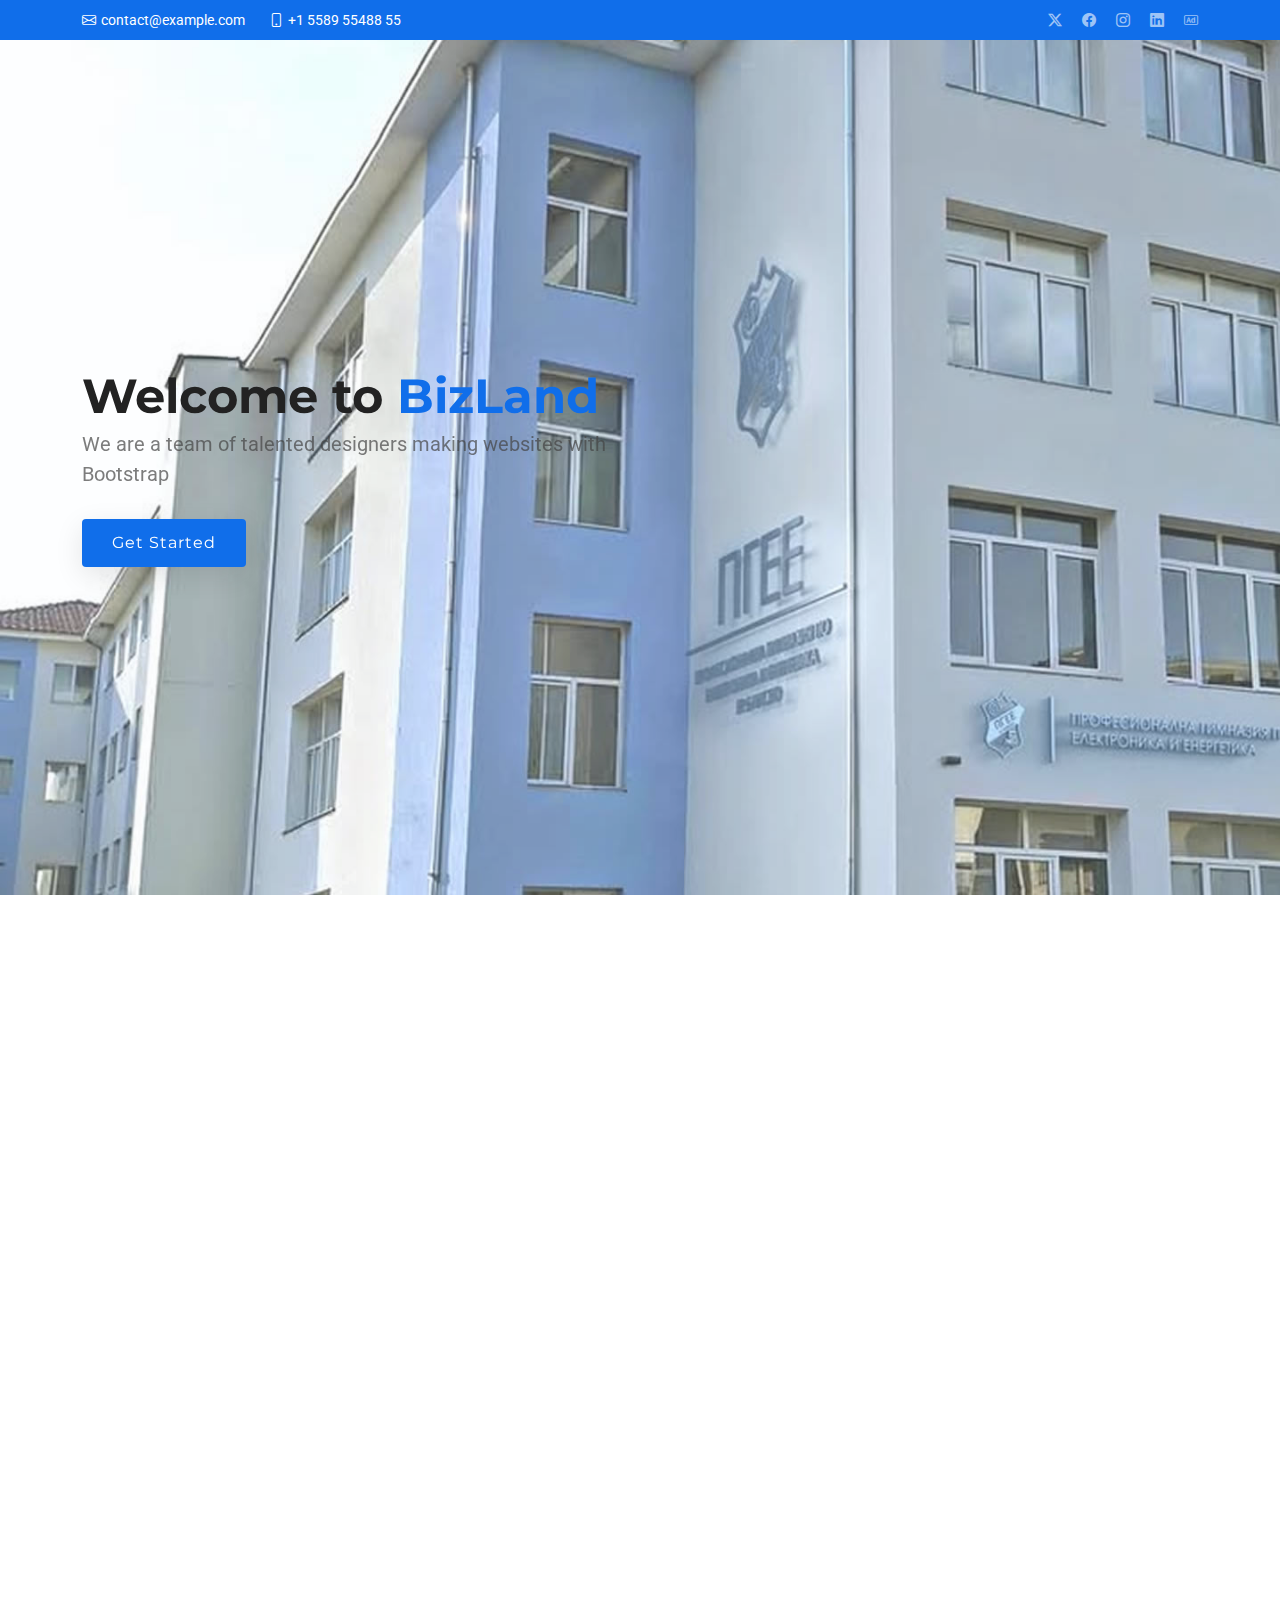
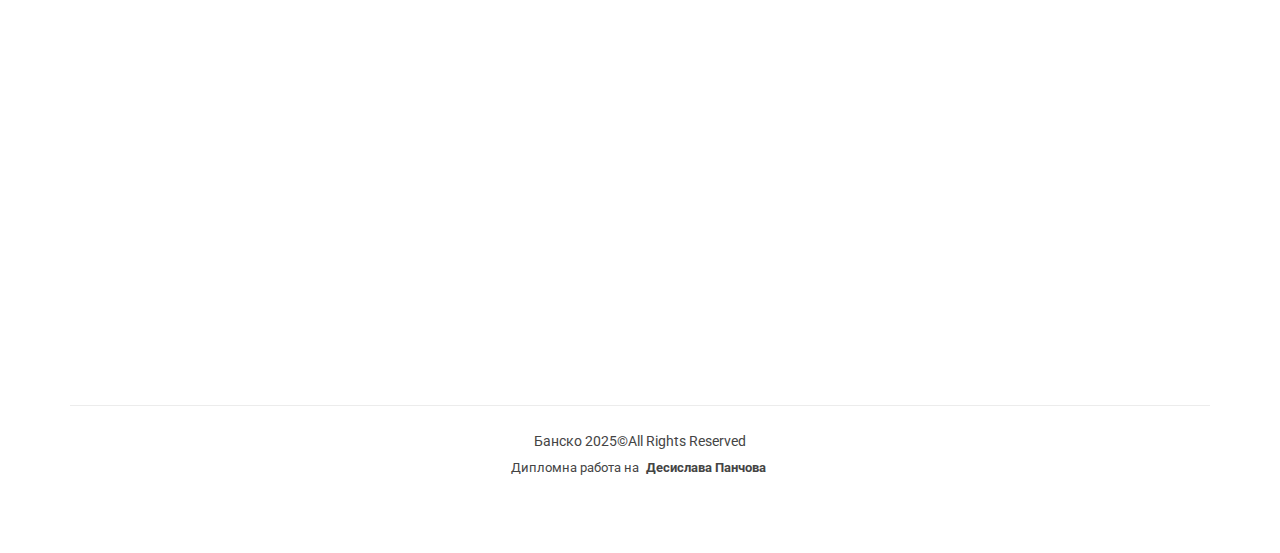
<file: работна/model/index.html>
<!DOCTYPE html>
<html lang="en">

<head>
  <meta charset="utf-8">
  <meta content="width=device-width, initial-scale=1.0" name="viewport">
  <title>Index - BizLand Bootstrap Template</title>
  <meta name="description" content="">
  <meta name="keywords" content="">

  <!-- Favicons -->
  <link href="assets/img/favicon.png" rel="icon">
  <link href="assets/img/apple-touch-icon.png" rel="apple-touch-icon">

  <!-- Fonts -->
  <link href="https://fonts.googleapis.com" rel="preconnect">
  <link href="https://fonts.gstatic.com" rel="preconnect" crossorigin>
  <link href="https://fonts.googleapis.com/css2?family=Roboto:ital,wght@0,100;0,300;0,400;0,500;0,700;0,900;1,100;1,300;1,400;1,500;1,700;1,900&family=Open+Sans:ital,wght@0,300;0,400;0,500;0,600;0,700;0,800;1,300;1,400;1,500;1,600;1,700;1,800&family=Montserrat:ital,wght@0,100;0,200;0,300;0,400;0,500;0,600;0,700;0,800;0,900;1,100;1,200;1,300;1,400;1,500;1,600;1,700;1,800;1,900&display=swap" rel="stylesheet">

  <!-- Vendor CSS Files -->
  <link href="assets/vendor/bootstrap/css/bootstrap.min.css" rel="stylesheet">
  <link href="assets/vendor/bootstrap-icons/bootstrap-icons.css" rel="stylesheet">
  <link href="assets/vendor/aos/aos.css" rel="stylesheet">
  <link href="assets/vendor/glightbox/css/glightbox.min.css" rel="stylesheet">
  <link href="assets/vendor/swiper/swiper-bundle.min.css" rel="stylesheet">

  <!-- Main CSS File -->
  <link href="assets/css/main.css" rel="stylesheet">

  <!-- =======================================================
  * Template Name: BizLand
  * Template URL: https://bootstrapmade.com/bizland-bootstrap-business-template/
  * Updated: Aug 07 2024 with Bootstrap v5.3.3
  * Author: BootstrapMade.com
  * License: https://bootstrapmade.com/license/
  ======================================================== -->
</head>

<body class="index-page">

  <header id="header" class="header sticky-top">

    <div class="topbar d-flex align-items-center">
      <div class="container d-flex justify-content-center justify-content-md-between">
        <div class="contact-info d-flex align-items-center">
          <i class="bi bi-envelope d-flex align-items-center"><a href="mailto:contact@example.com">contact@example.com</a></i>
          <i class="bi bi-phone d-flex align-items-center ms-4"><span>+1 5589 55488 55</span></i>
        </div>
        <div class="social-links d-none d-md-flex align-items-center">
          <a href="#" class="twitter"><i class="bi bi-twitter-x"></i></a>
          <a href="#" class="facebook"><i class="bi bi-facebook"></i></a>
          <a href="#" class="instagram"><i class="bi bi-instagram"></i></a>
          <a href="#" class="linkedin"><i class="bi bi-linkedin"></i></a>
          <a href="#" class="admin"><i class="bi bi-badge-ad"></i></a>
        </div>
      </div>
    </div><!-- End Top Bar -->
  </header>

  <main class="main">

    <!-- Hero Section -->
    <section id="hero" class="hero section light-background">

      <div class="container">
        <div class="row gy-4">
          <div class="col-lg-6 order-2 order-lg-1 d-flex flex-column justify-content-center" data-aos="zoom-out">
            <h1>Welcome to <span>BizLand</span></h1>
            <p>We are a team of talented designers making websites with Bootstrap</p>
            <div class="d-flex">
              <a href="#polls" class="btn-get-started">Get Started</a>
            </div>
          </div>
        </div>
      </div>

    </section><!-- /Hero Section -->

    <!-- Pricing Section -->
    <section id="polls" class="pricing section">

      <!-- Section Title -->
      <div class="container section-title" data-aos="fade-up">
        <h2>Анкети</h2>
        <p><span>Check our</span> <span class="description-title">Pricing</span></p>
      </div><!-- End Section Title -->

      <div class="container">

        <div class="row justify-content-center" style="margin-bottom: 50px;">
          <div class="col-lg-8 mb-10" data-aos="fade-up" data-aos-delay="100">
            <div class="pricing-item featured">
              <h3>Униформи</h3>
              <p>Проучване за отношението Ви към униформите и Вашите предложения за следващата учебна година</p>
              <div class="btn-wrap">
                <a href="#" class="btn-buy">Buy Now</a>
              </div>
            </div>
          </div>
        </div><!-- End Pricing Item -->
        <div class="row justify-content-center" style="margin-bottom: 50px;">
          <div class="col-lg-8" data-aos="fade-up" data-aos-delay="200">
            <div class="pricing-item featured">
              <h3>Униформи</h3>
              <p>Проучване за отношението Ви към униформите и Вашите предложения за следващата учебна година</p>
              <div class="btn-wrap">
                <a href="#" class="btn-buy">Buy Now</a>
              </div>
            </div>
          </div>
        </div><!-- End Pricing Item -->
        <div class="row justify-content-center" style="margin-bottom: 50px;">
          <div class="col-lg-8" data-aos="fade-up" data-aos-delay="300">
            <div class="pricing-item featured">
              <h3>Униформи</h3>
              <p>Проучване за отношението Ви към униформите и Вашите предложения за следващата учебна година</p>
              <div class="btn-wrap">
                <a href="#" class="btn-buy">Buy Now</a>
              </div>
            </div>
          </div>
        </div><!-- End Pricing Item -->

      </div>

    </section><!-- /Pricing Section -->

  </main>

  <footer id="footer" class="footer">

    <div class="container copyright text-center mt-4">
      <p>Банско 2025©<span>All Rights Reserved</span></p>
      <div class="credits">
        Дипломна работа на <strong class="px-1 sitename">Десислава Панчова</strong>
      </div>
    </div>

  </footer>

  <!-- Scroll Top -->
  <a href="#" id="scroll-top" class="scroll-top d-flex align-items-center justify-content-center"><i class="bi bi-arrow-up-short"></i></a>

  <!-- Preloader -->
  <div id="preloader">
    <div></div>
    <div></div>
    <div></div>
    <div></div>
  </div>

  <!-- Vendor JS Files -->
  <script src="assets/vendor/bootstrap/js/bootstrap.bundle.min.js"></script>
  <script src="assets/vendor/php-email-form/validate.js"></script>
  <script src="assets/vendor/aos/aos.js"></script>
  <script src="assets/vendor/glightbox/js/glightbox.min.js"></script>
  <script src="assets/vendor/waypoints/noframework.waypoints.js"></script>
  <script src="assets/vendor/purecounter/purecounter_vanilla.js"></script>
  <script src="assets/vendor/swiper/swiper-bundle.min.js"></script>
  <script src="assets/vendor/imagesloaded/imagesloaded.pkgd.min.js"></script>
  <script src="assets/vendor/isotope-layout/isotope.pkgd.min.js"></script>

  <!-- Main JS File -->
  <script src="assets/js/main.js"></script>

</body>

</html>
</file>
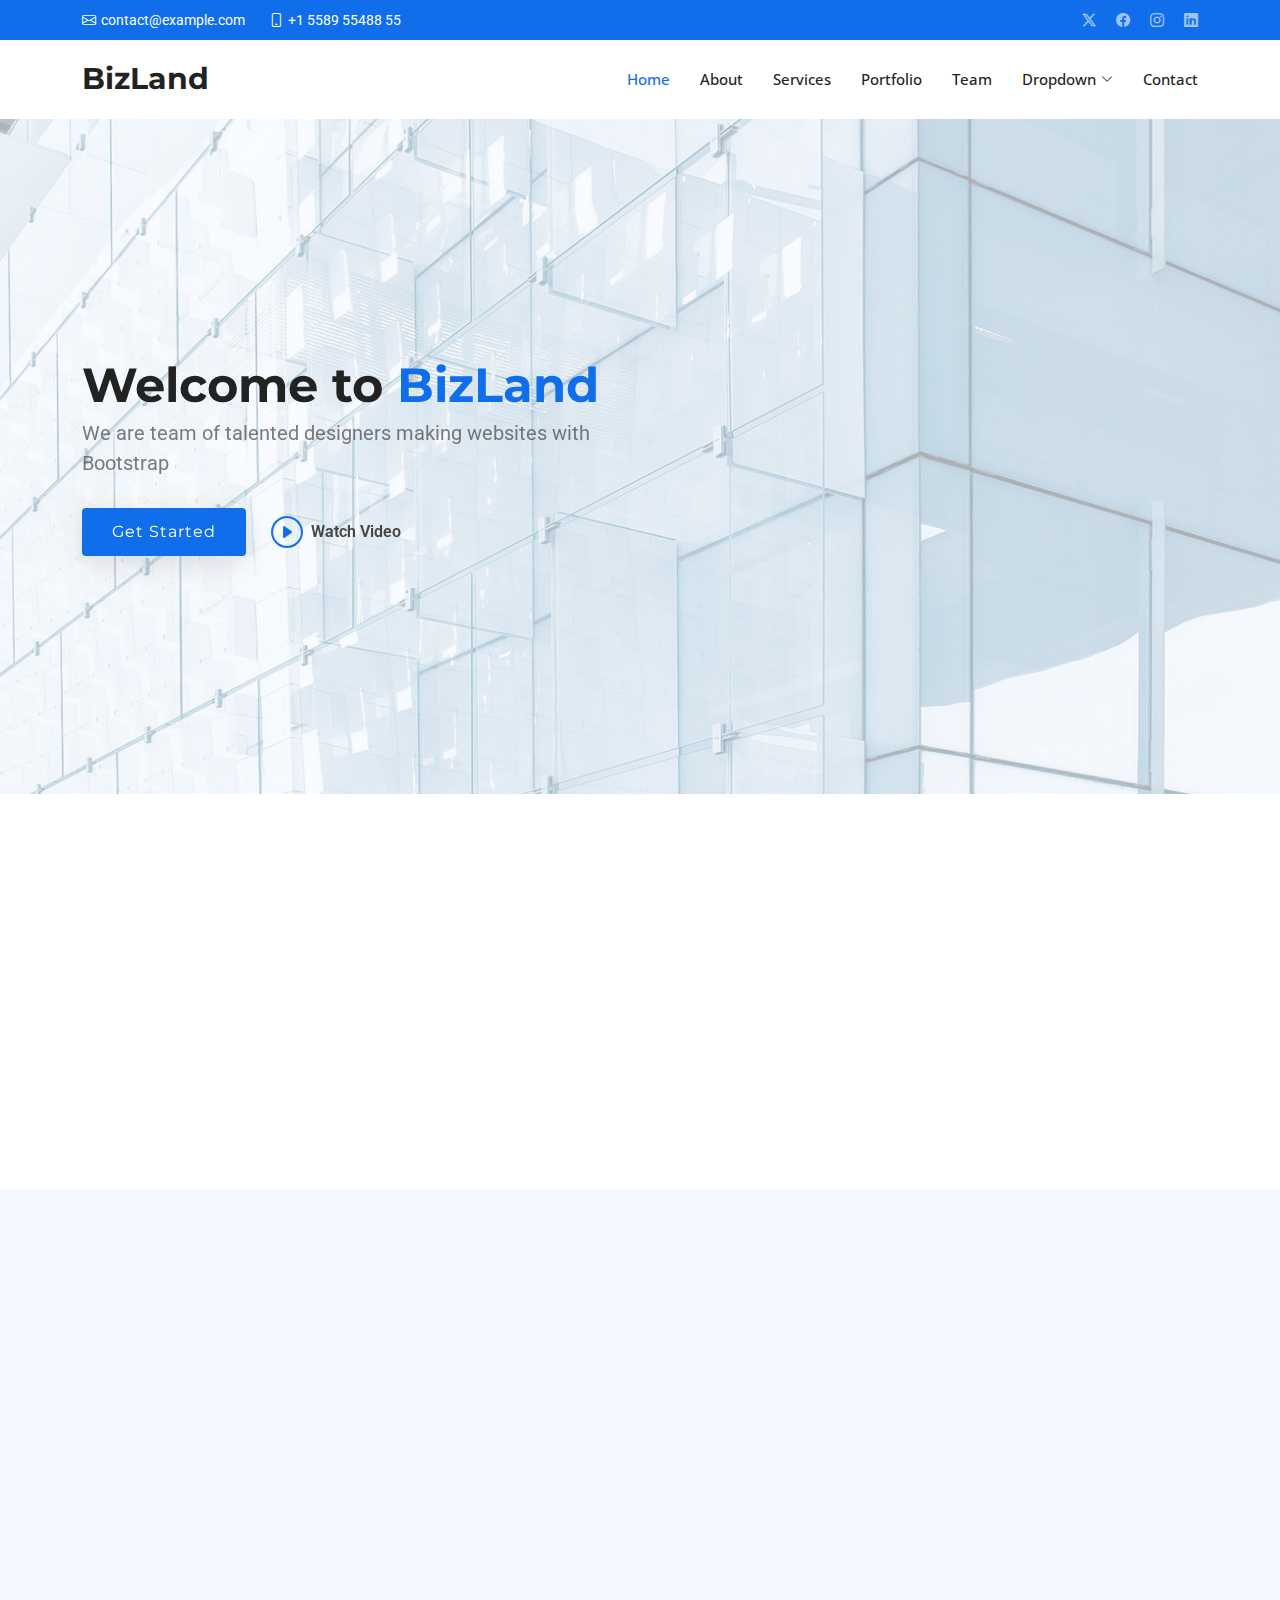
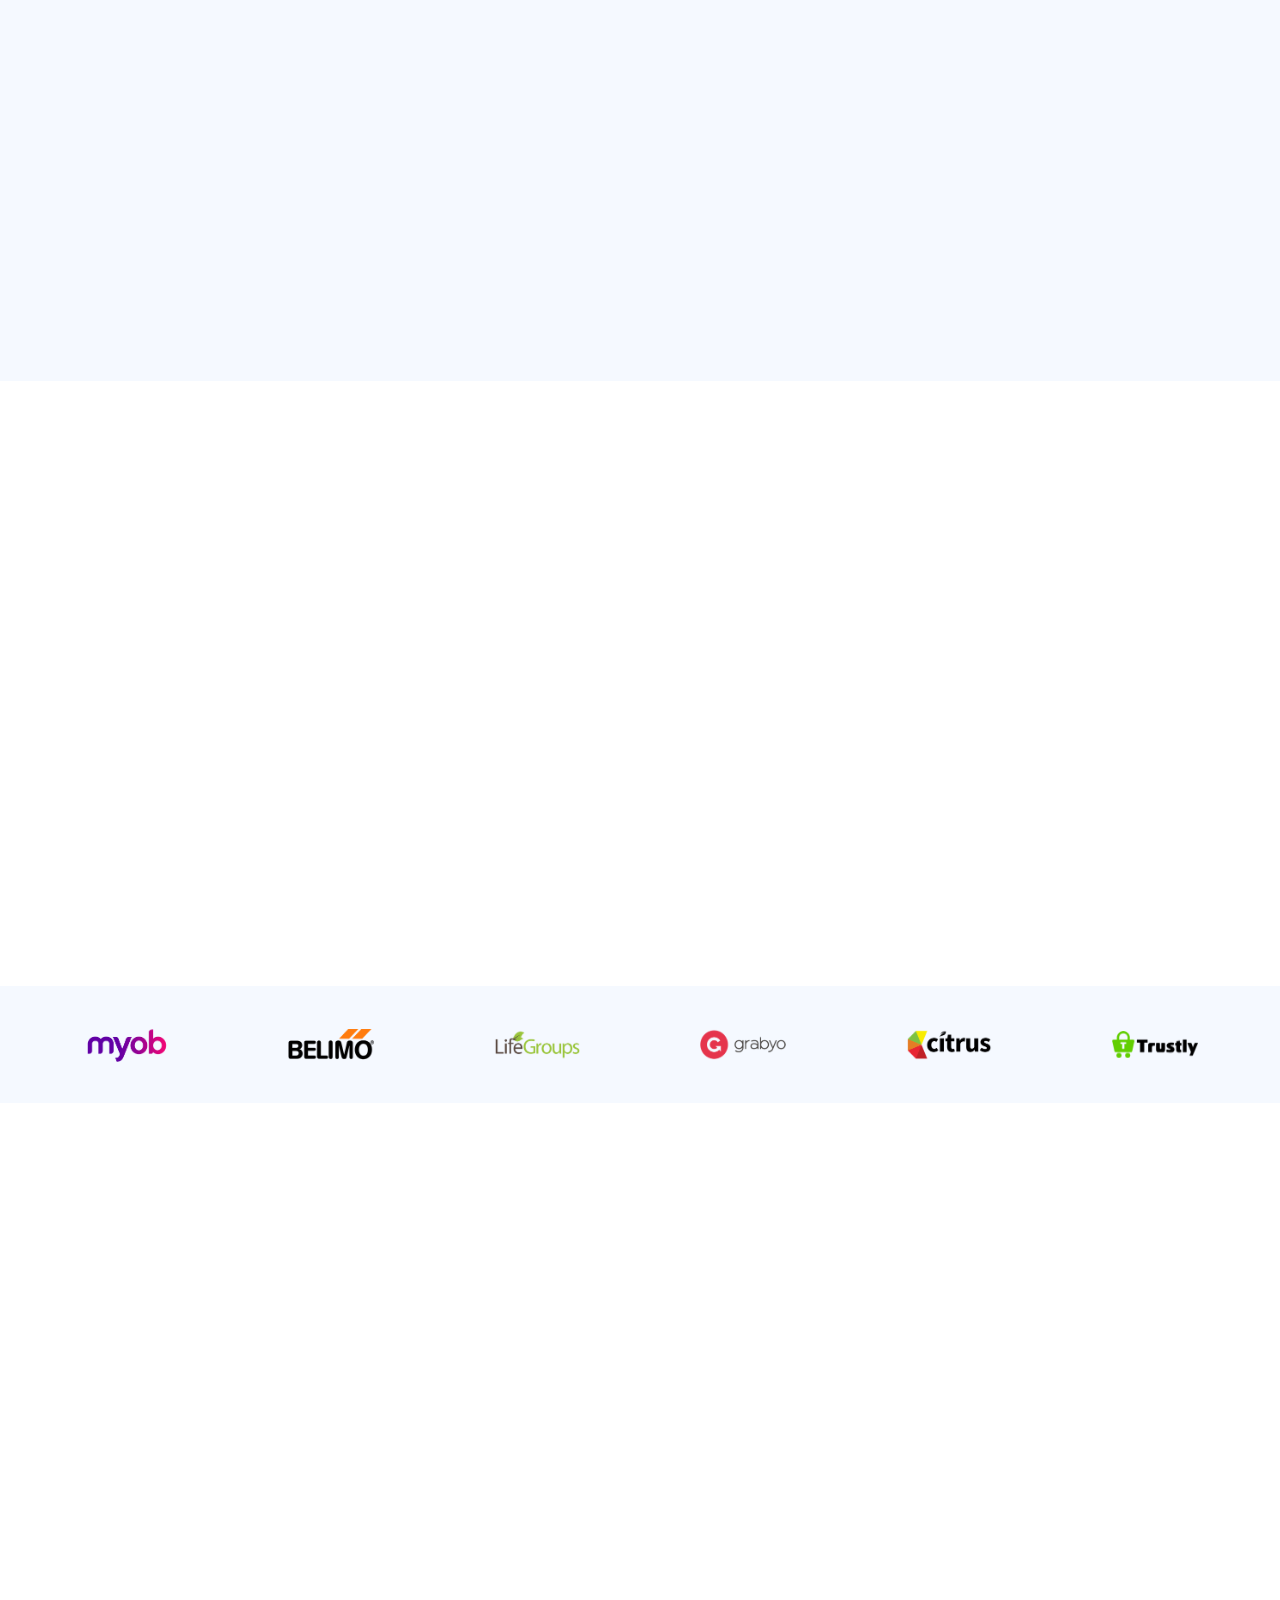
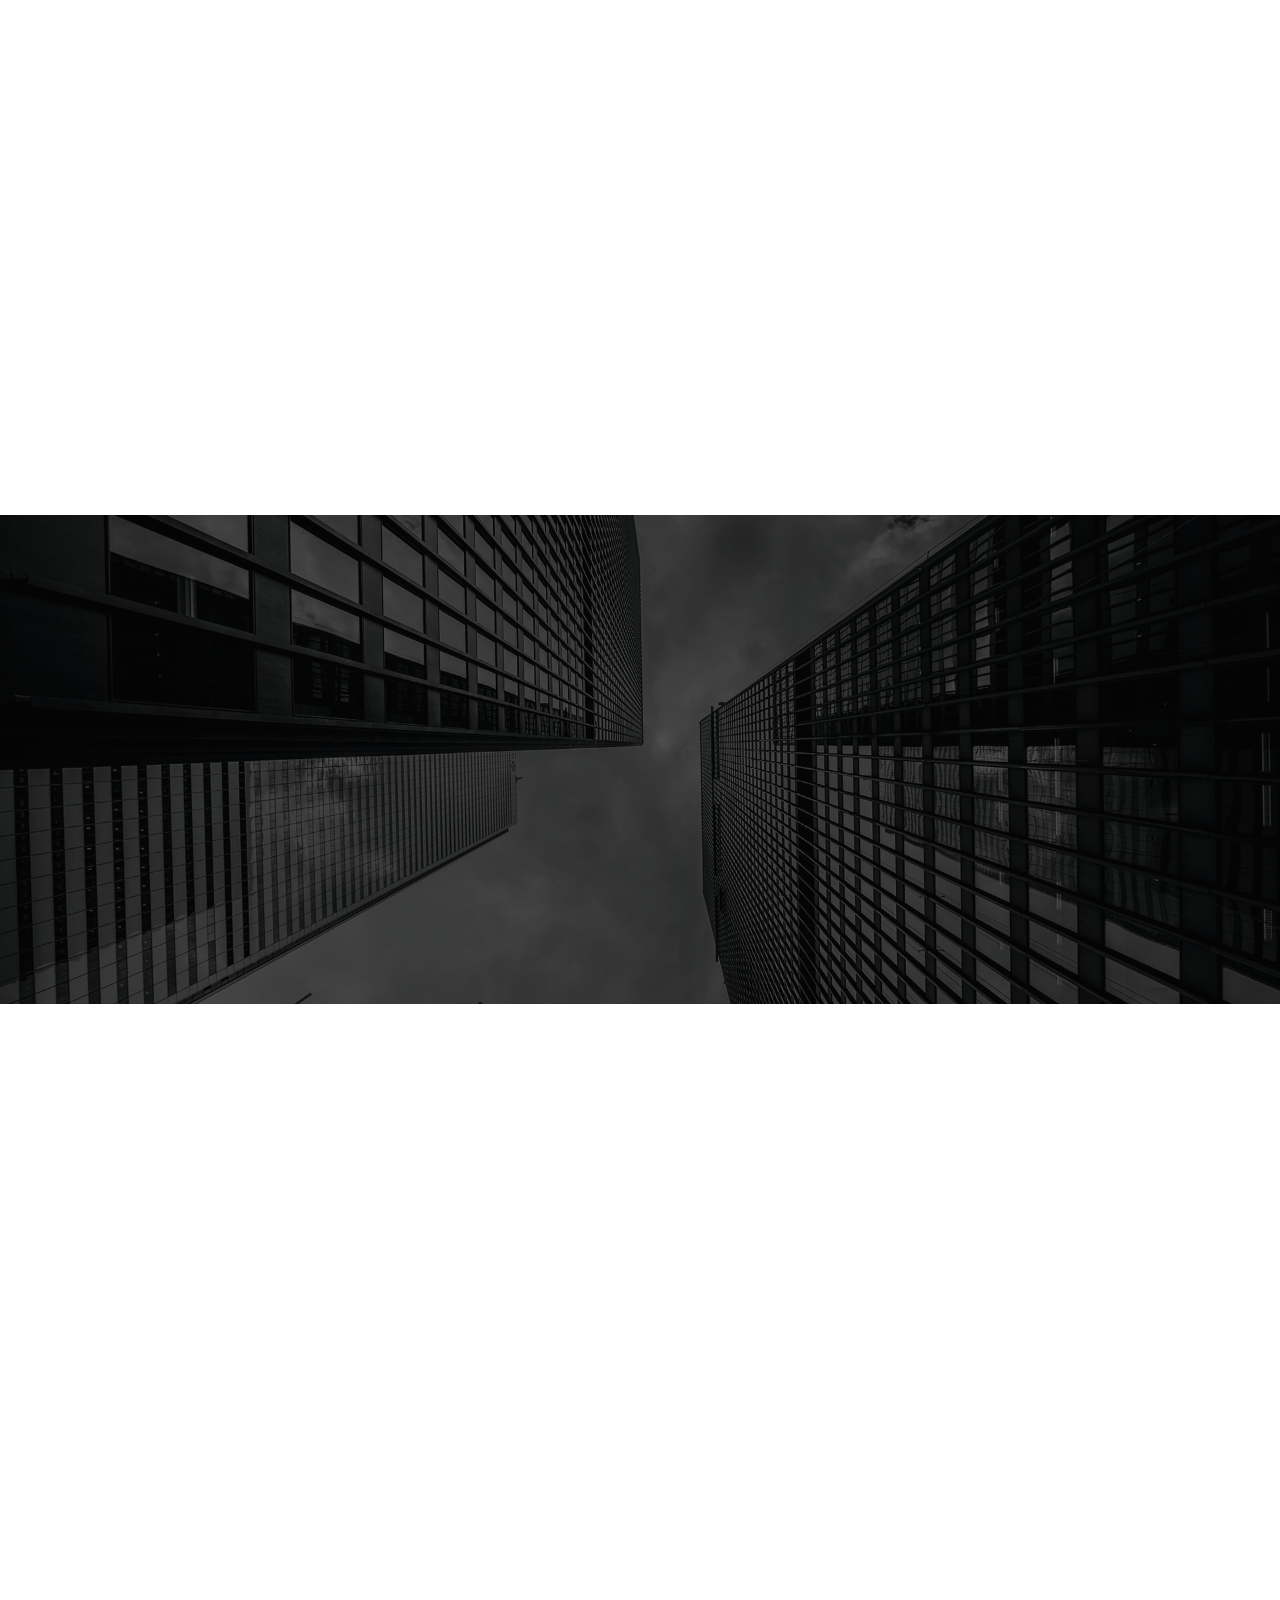
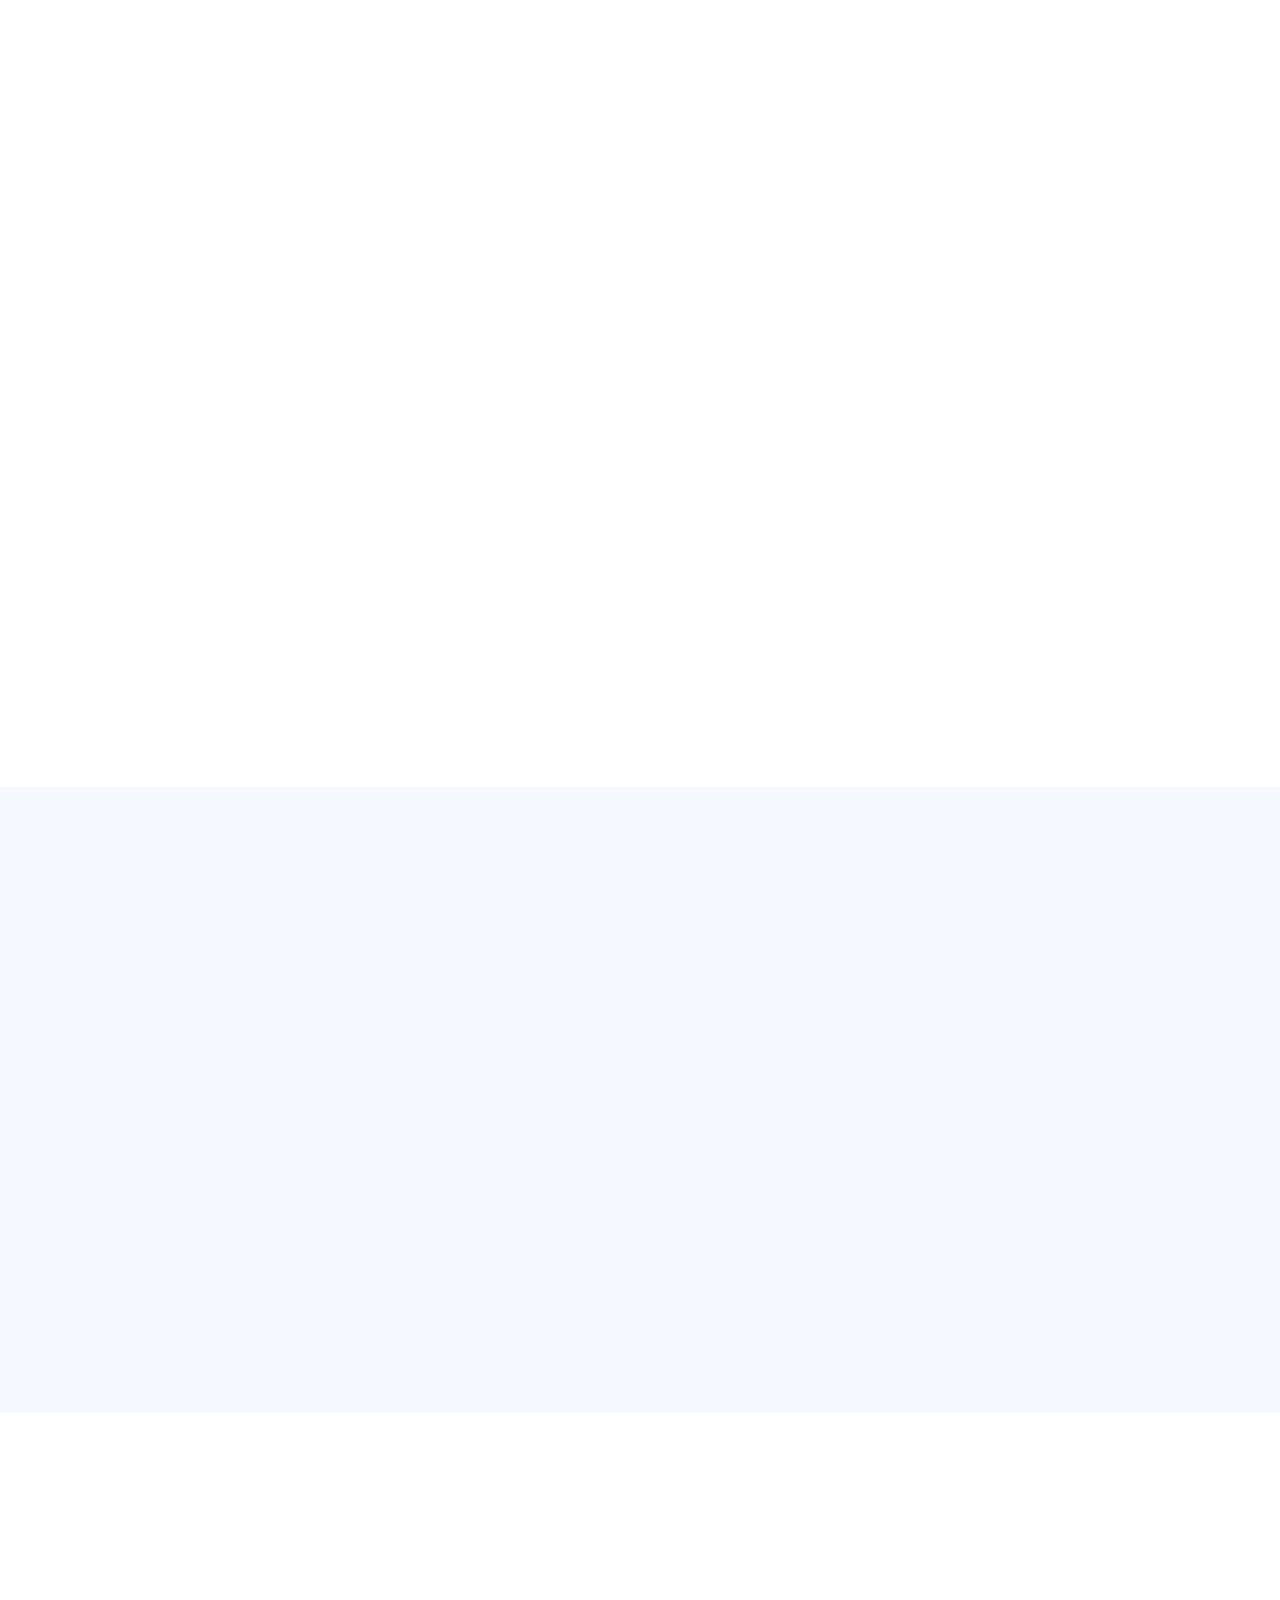
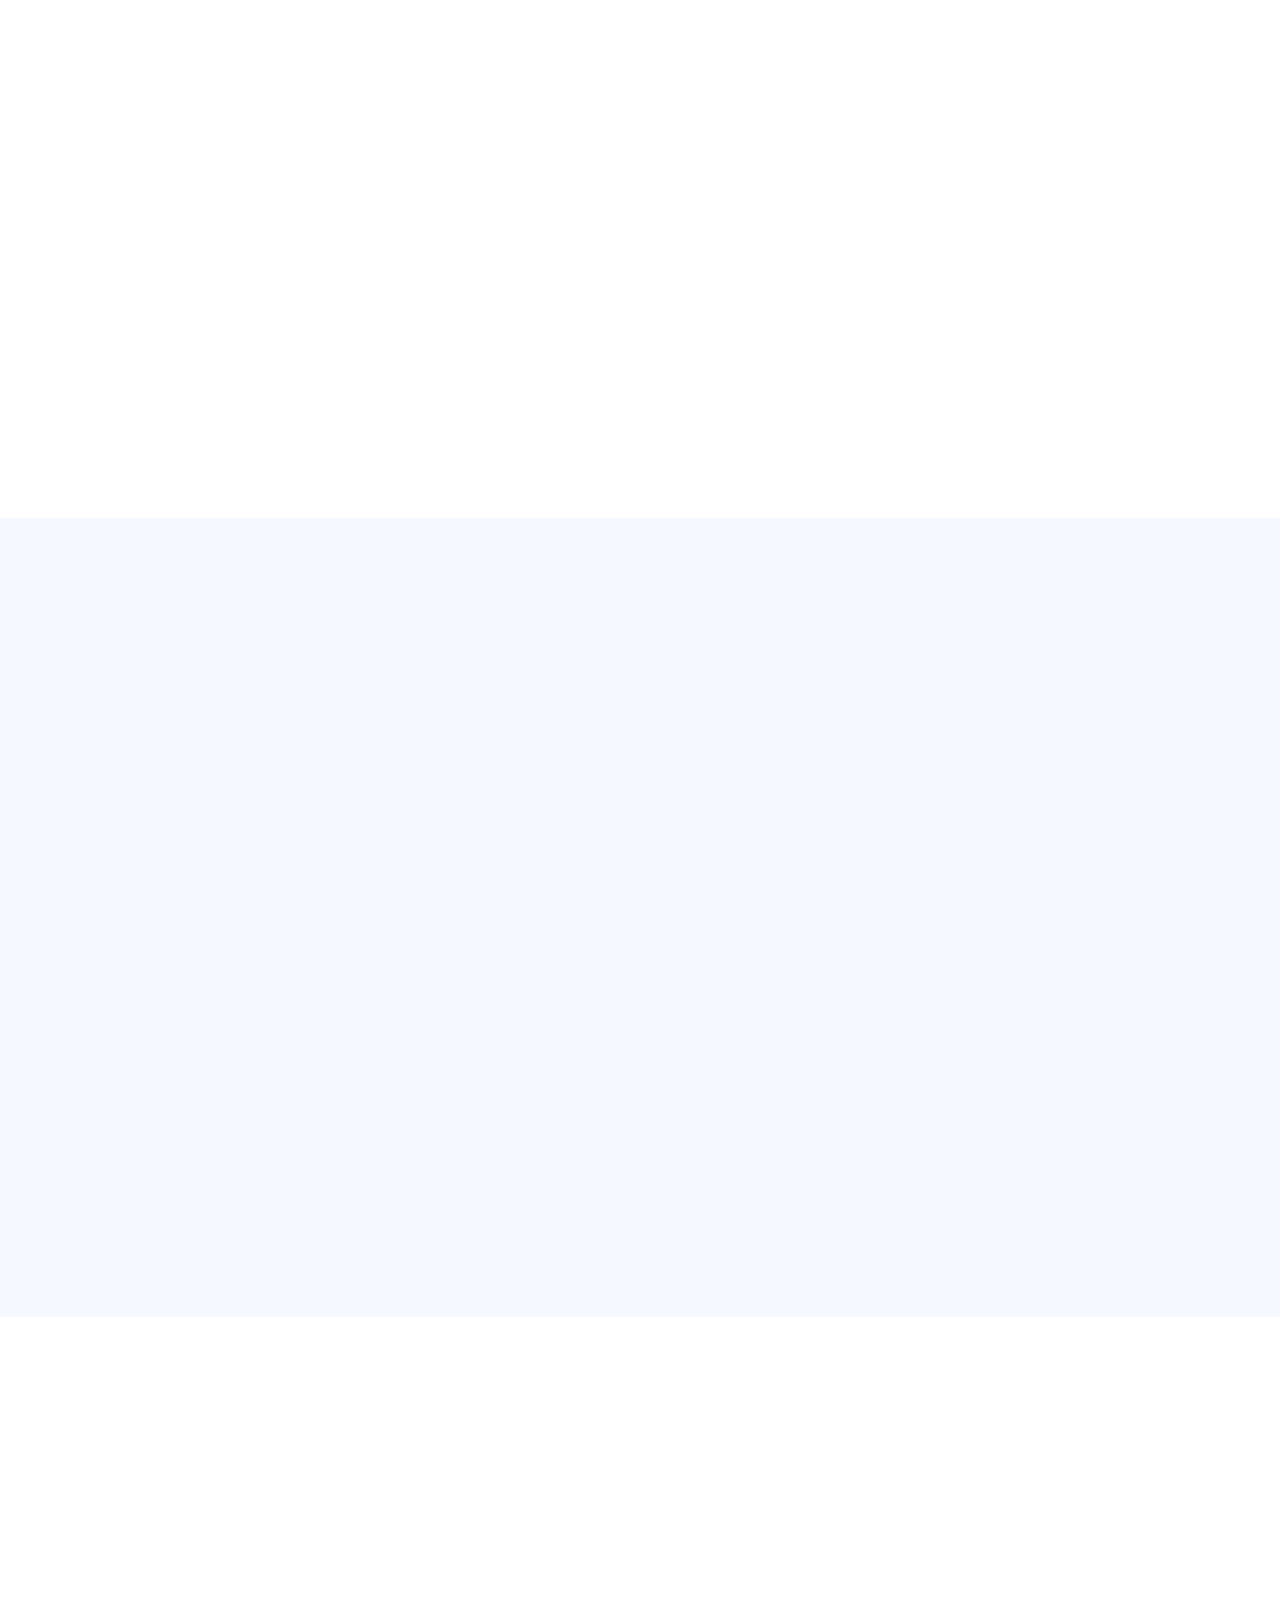
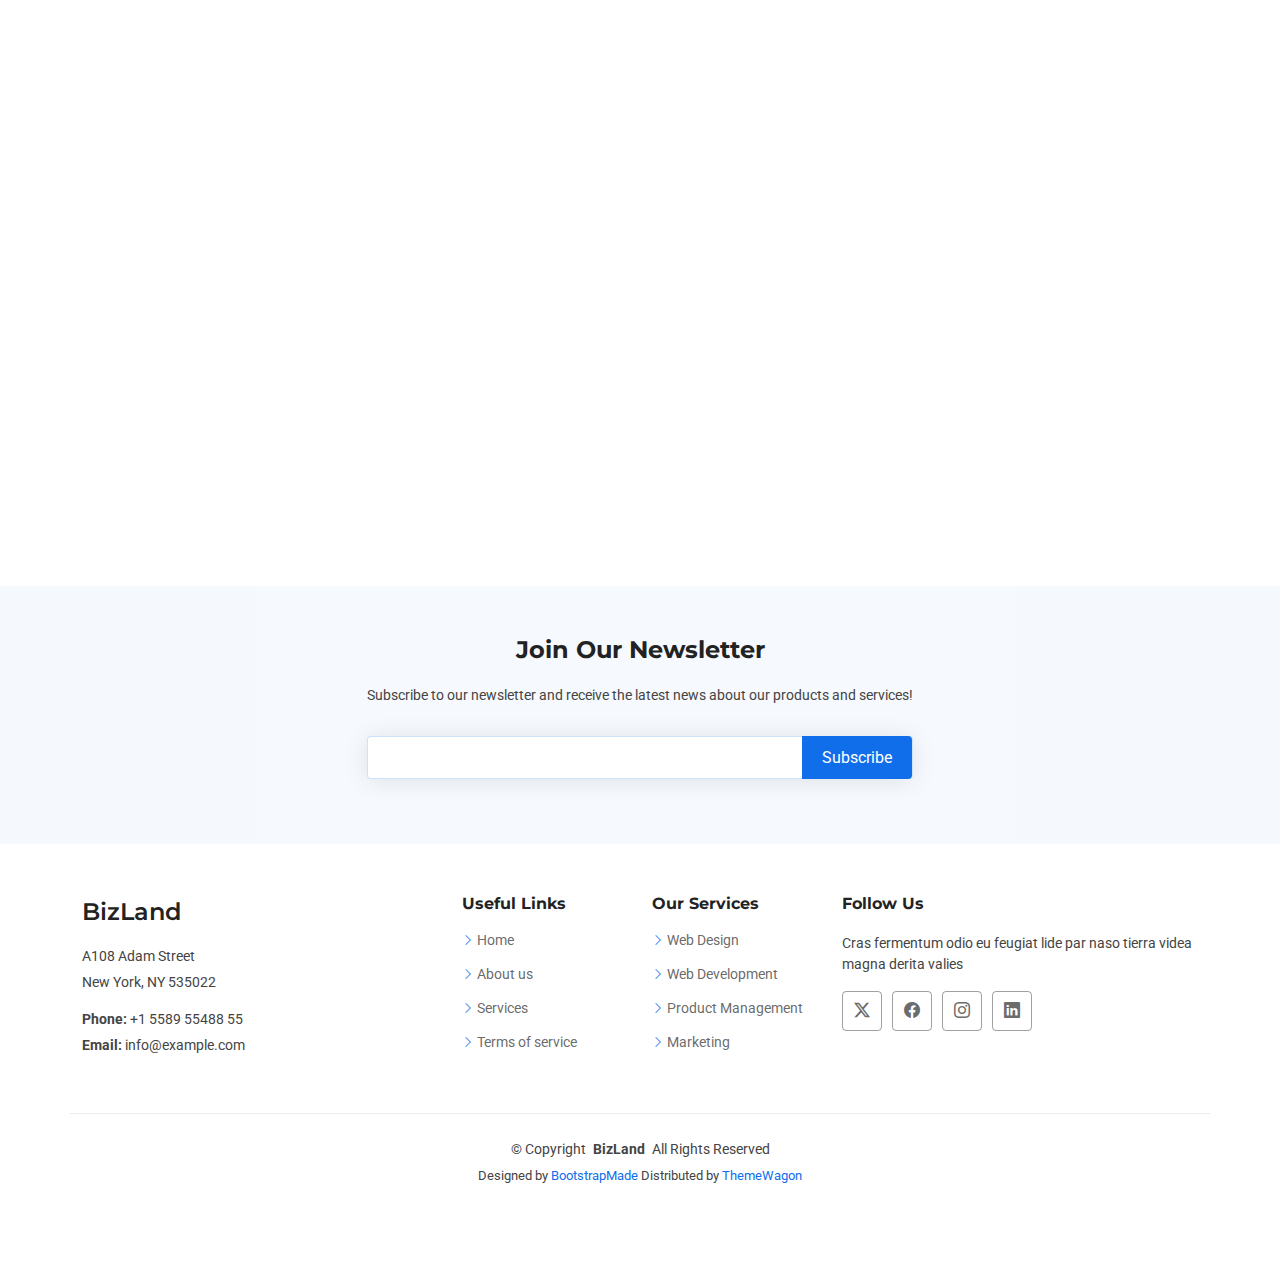
<file: работна/source/Bizland/index.html>
<!DOCTYPE html>
<html lang="en">

<head>
  <meta charset="utf-8">
  <meta content="width=device-width, initial-scale=1.0" name="viewport">
  <title>Index - BizLand Bootstrap Template</title>
  <meta name="description" content="">
  <meta name="keywords" content="">

  <!-- Favicons -->
  <link href="assets/img/favicon.png" rel="icon">
  <link href="assets/img/apple-touch-icon.png" rel="apple-touch-icon">

  <!-- Fonts -->
  <link href="https://fonts.googleapis.com" rel="preconnect">
  <link href="https://fonts.gstatic.com" rel="preconnect" crossorigin>
  <link href="https://fonts.googleapis.com/css2?family=Roboto:ital,wght@0,100;0,300;0,400;0,500;0,700;0,900;1,100;1,300;1,400;1,500;1,700;1,900&family=Open+Sans:ital,wght@0,300;0,400;0,500;0,600;0,700;0,800;1,300;1,400;1,500;1,600;1,700;1,800&family=Montserrat:ital,wght@0,100;0,200;0,300;0,400;0,500;0,600;0,700;0,800;0,900;1,100;1,200;1,300;1,400;1,500;1,600;1,700;1,800;1,900&display=swap" rel="stylesheet">

  <!-- Vendor CSS Files -->
  <link href="assets/vendor/bootstrap/css/bootstrap.min.css" rel="stylesheet">
  <link href="assets/vendor/bootstrap-icons/bootstrap-icons.css" rel="stylesheet">
  <link href="assets/vendor/aos/aos.css" rel="stylesheet">
  <link href="assets/vendor/glightbox/css/glightbox.min.css" rel="stylesheet">
  <link href="assets/vendor/swiper/swiper-bundle.min.css" rel="stylesheet">

  <!-- Main CSS File -->
  <link href="assets/css/main.css" rel="stylesheet">

  <!-- =======================================================
  * Template Name: BizLand
  * Template URL: https://bootstrapmade.com/bizland-bootstrap-business-template/
  * Updated: Aug 07 2024 with Bootstrap v5.3.3
  * Author: BootstrapMade.com
  * License: https://bootstrapmade.com/license/
  ======================================================== -->
</head>

<body class="index-page">

  <header id="header" class="header sticky-top">

    <div class="topbar d-flex align-items-center">
      <div class="container d-flex justify-content-center justify-content-md-between">
        <div class="contact-info d-flex align-items-center">
          <i class="bi bi-envelope d-flex align-items-center"><a href="mailto:contact@example.com">contact@example.com</a></i>
          <i class="bi bi-phone d-flex align-items-center ms-4"><span>+1 5589 55488 55</span></i>
        </div>
        <div class="social-links d-none d-md-flex align-items-center">
          <a href="#" class="twitter"><i class="bi bi-twitter-x"></i></a>
          <a href="#" class="facebook"><i class="bi bi-facebook"></i></a>
          <a href="#" class="instagram"><i class="bi bi-instagram"></i></a>
          <a href="#" class="linkedin"><i class="bi bi-linkedin"></i></a>
        </div>
      </div>
    </div><!-- End Top Bar -->

    <div class="branding d-flex align-items-cente">

      <div class="container position-relative d-flex align-items-center justify-content-between">
        <a href="index.html" class="logo d-flex align-items-center">
          <!-- Uncomment the line below if you also wish to use an image logo -->
          <!-- <img src="assets/img/logo.png" alt=""> -->
          <h1 class="sitename">BizLand</h1>
        </a>

        <nav id="navmenu" class="navmenu">
          <ul>
            <li><a href="#hero" class="active">Home</a></li>
            <li><a href="#about">About</a></li>
            <li><a href="#services">Services</a></li>
            <li><a href="#portfolio">Portfolio</a></li>
            <li><a href="#team">Team</a></li>
            <li class="dropdown"><a href="#"><span>Dropdown</span> <i class="bi bi-chevron-down toggle-dropdown"></i></a>
              <ul>
                <li><a href="#">Dropdown 1</a></li>
                <li class="dropdown"><a href="#"><span>Deep Dropdown</span> <i class="bi bi-chevron-down toggle-dropdown"></i></a>
                  <ul>
                    <li><a href="#">Deep Dropdown 1</a></li>
                    <li><a href="#">Deep Dropdown 2</a></li>
                    <li><a href="#">Deep Dropdown 3</a></li>
                    <li><a href="#">Deep Dropdown 4</a></li>
                    <li><a href="#">Deep Dropdown 5</a></li>
                  </ul>
                </li>
                <li><a href="#">Dropdown 2</a></li>
                <li><a href="#">Dropdown 3</a></li>
                <li><a href="#">Dropdown 4</a></li>
              </ul>
            </li>
            <li><a href="#contact">Contact</a></li>
          </ul>
          <i class="mobile-nav-toggle d-xl-none bi bi-list"></i>
        </nav>

      </div>

    </div>

  </header>

  <main class="main">

    <!-- Hero Section -->
    <section id="hero" class="hero section light-background">

      <div class="container">
        <div class="row gy-4">
          <div class="col-lg-6 order-2 order-lg-1 d-flex flex-column justify-content-center" data-aos="zoom-out">
            <h1>Welcome to <span>BizLand</span></h1>
            <p>We are team of talented designers making websites with Bootstrap</p>
            <div class="d-flex">
              <a href="#about" class="btn-get-started">Get Started</a>
              <a href="https://www.youtube.com/watch?v=Y7f98aduVJ8" class="glightbox btn-watch-video d-flex align-items-center"><i class="bi bi-play-circle"></i><span>Watch Video</span></a>
            </div>
          </div>
        </div>
      </div>

    </section><!-- /Hero Section -->

    <!-- Featured Services Section -->
    <section id="featured-services" class="featured-services section">

      <div class="container">

        <div class="row gy-4">

          <div class="col-xl-3 col-md-6 d-flex" data-aos="fade-up" data-aos-delay="100">
            <div class="service-item position-relative">
              <div class="icon"><i class="bi bi-activity icon"></i></div>
              <h4><a href="" class="stretched-link">Lorem Ipsum</a></h4>
              <p>Voluptatum deleniti atque corrupti quos dolores et quas molestias excepturi</p>
            </div>
          </div><!-- End Service Item -->

          <div class="col-xl-3 col-md-6 d-flex" data-aos="fade-up" data-aos-delay="200">
            <div class="service-item position-relative">
              <div class="icon"><i class="bi bi-bounding-box-circles icon"></i></div>
              <h4><a href="" class="stretched-link">Sed ut perspici</a></h4>
              <p>Duis aute irure dolor in reprehenderit in voluptate velit esse cillum dolore</p>
            </div>
          </div><!-- End Service Item -->

          <div class="col-xl-3 col-md-6 d-flex" data-aos="fade-up" data-aos-delay="300">
            <div class="service-item position-relative">
              <div class="icon"><i class="bi bi-calendar4-week icon"></i></div>
              <h4><a href="" class="stretched-link">Magni Dolores</a></h4>
              <p>Excepteur sint occaecat cupidatat non proident, sunt in culpa qui officia</p>
            </div>
          </div><!-- End Service Item -->

          <div class="col-xl-3 col-md-6 d-flex" data-aos="fade-up" data-aos-delay="400">
            <div class="service-item position-relative">
              <div class="icon"><i class="bi bi-broadcast icon"></i></div>
              <h4><a href="" class="stretched-link">Nemo Enim</a></h4>
              <p>At vero eos et accusamus et iusto odio dignissimos ducimus qui blanditiis</p>
            </div>
          </div><!-- End Service Item -->

        </div>

      </div>

    </section><!-- /Featured Services Section -->

    <!-- About Section -->
    <section id="about" class="about section light-background">

      <!-- Section Title -->
      <div class="container section-title" data-aos="fade-up">
        <h2>About</h2>
        <p><span>Find Out More</span> <span class="description-title">About Us</span></p>
      </div><!-- End Section Title -->

      <div class="container">

        <div class="row gy-3">

          <div class="col-lg-6" data-aos="fade-up" data-aos-delay="100">
            <img src="assets/img/about.jpg" alt="" class="img-fluid">
          </div>

          <div class="col-lg-6 d-flex flex-column justify-content-center" data-aos="fade-up" data-aos-delay="200">
            <div class="about-content ps-0 ps-lg-3">
              <h3>Voluptatem dignissimos provident quasi corporis voluptates sit assumenda.</h3>
              <p class="fst-italic">
                Lorem ipsum dolor sit amet, consectetur adipiscing elit, sed do eiusmod tempor incididunt ut labore et dolore
                magna aliqua.
              </p>
              <ul>
                <li>
                  <i class="bi bi-diagram-3"></i>
                  <div>
                    <h4>Ullamco laboris nisi ut aliquip consequat</h4>
                    <p>Magni facilis facilis repellendus cum excepturi quaerat praesentium libre trade</p>
                  </div>
                </li>
                <li>
                  <i class="bi bi-fullscreen-exit"></i>
                  <div>
                    <h4>Magnam soluta odio exercitationem reprehenderi</h4>
                    <p>Quo totam dolorum at pariatur aut distinctio dolorum laudantium illo direna pasata redi</p>
                  </div>
                </li>
              </ul>
              <p>
                Ullamco laboris nisi ut aliquip ex ea commodo consequat. Duis aute irure dolor in reprehenderit in voluptate
                velit esse cillum dolore eu fugiat nulla pariatur. Excepteur sint occaecat cupidatat non proident, sunt in
                culpa qui officia deserunt mollit anim id est laborum
              </p>
            </div>

          </div>
        </div>

      </div>

    </section><!-- /About Section -->

    <!-- Skills Section -->
    <section id="skills" class="skills section">

      <div class="container" data-aos="fade-up" data-aos-delay="100">

        <div class="row skills-content skills-animation">

          <div class="col-lg-6">

            <div class="progress">
              <span class="skill"><span>HTML</span> <i class="val">100%</i></span>
              <div class="progress-bar-wrap">
                <div class="progress-bar" role="progressbar" aria-valuenow="100" aria-valuemin="0" aria-valuemax="100"></div>
              </div>
            </div><!-- End Skills Item -->

            <div class="progress">
              <span class="skill"><span>CSS</span> <i class="val">90%</i></span>
              <div class="progress-bar-wrap">
                <div class="progress-bar" role="progressbar" aria-valuenow="90" aria-valuemin="0" aria-valuemax="100"></div>
              </div>
            </div><!-- End Skills Item -->

            <div class="progress">
              <span class="skill"><span>JavaScript</span> <i class="val">75%</i></span>
              <div class="progress-bar-wrap">
                <div class="progress-bar" role="progressbar" aria-valuenow="75" aria-valuemin="0" aria-valuemax="100"></div>
              </div>
            </div><!-- End Skills Item -->

          </div>

          <div class="col-lg-6">

            <div class="progress">
              <span class="skill"><span>PHP</span> <i class="val">80%</i></span>
              <div class="progress-bar-wrap">
                <div class="progress-bar" role="progressbar" aria-valuenow="80" aria-valuemin="0" aria-valuemax="100"></div>
              </div>
            </div><!-- End Skills Item -->

            <div class="progress">
              <span class="skill"><span>WordPress/CMS</span> <i class="val">90%</i></span>
              <div class="progress-bar-wrap">
                <div class="progress-bar" role="progressbar" aria-valuenow="90" aria-valuemin="0" aria-valuemax="100"></div>
              </div>
            </div><!-- End Skills Item -->

            <div class="progress">
              <span class="skill"><span>Photoshop</span> <i class="val">55%</i></span>
              <div class="progress-bar-wrap">
                <div class="progress-bar" role="progressbar" aria-valuenow="55" aria-valuemin="0" aria-valuemax="100"></div>
              </div>
            </div><!-- End Skills Item -->

          </div>

        </div>

      </div>

    </section><!-- /Skills Section -->

    <!-- Stats Section -->
    <section id="stats" class="stats section">

      <div class="container" data-aos="fade-up" data-aos-delay="100">

        <div class="row gy-4">

          <div class="col-lg-3 col-md-6 d-flex flex-column align-items-center">
            <i class="bi bi-emoji-smile"></i>
            <div class="stats-item">
              <span data-purecounter-start="0" data-purecounter-end="232" data-purecounter-duration="1" class="purecounter"></span>
              <p>Happy Clients</p>
            </div>
          </div><!-- End Stats Item -->

          <div class="col-lg-3 col-md-6 d-flex flex-column align-items-center">
            <i class="bi bi-journal-richtext"></i>
            <div class="stats-item">
              <span data-purecounter-start="0" data-purecounter-end="521" data-purecounter-duration="1" class="purecounter"></span>
              <p>Projects</p>
            </div>
          </div><!-- End Stats Item -->

          <div class="col-lg-3 col-md-6 d-flex flex-column align-items-center">
            <i class="bi bi-headset"></i>
            <div class="stats-item">
              <span data-purecounter-start="0" data-purecounter-end="1463" data-purecounter-duration="1" class="purecounter"></span>
              <p>Hours Of Support</p>
            </div>
          </div><!-- End Stats Item -->

          <div class="col-lg-3 col-md-6 d-flex flex-column align-items-center">
            <i class="bi bi-people"></i>
            <div class="stats-item">
              <span data-purecounter-start="0" data-purecounter-end="15" data-purecounter-duration="1" class="purecounter"></span>
              <p>Hard Workers</p>
            </div>
          </div><!-- End Stats Item -->

        </div>

      </div>

    </section><!-- /Stats Section -->

    <!-- Clients Section -->
    <section id="clients" class="clients section light-background">

      <div class="container">

        <div class="swiper init-swiper">
          <script type="application/json" class="swiper-config">
            {
              "loop": true,
              "speed": 600,
              "autoplay": {
                "delay": 5000
              },
              "slidesPerView": "auto",
              "pagination": {
                "el": ".swiper-pagination",
                "type": "bullets",
                "clickable": true
              },
              "breakpoints": {
                "320": {
                  "slidesPerView": 2,
                  "spaceBetween": 40
                },
                "480": {
                  "slidesPerView": 3,
                  "spaceBetween": 60
                },
                "640": {
                  "slidesPerView": 4,
                  "spaceBetween": 80
                },
                "992": {
                  "slidesPerView": 6,
                  "spaceBetween": 120
                }
              }
            }
          </script>
          <div class="swiper-wrapper align-items-center">
            <div class="swiper-slide"><img src="assets/img/clients/client-1.png" class="img-fluid" alt=""></div>
            <div class="swiper-slide"><img src="assets/img/clients/client-2.png" class="img-fluid" alt=""></div>
            <div class="swiper-slide"><img src="assets/img/clients/client-3.png" class="img-fluid" alt=""></div>
            <div class="swiper-slide"><img src="assets/img/clients/client-4.png" class="img-fluid" alt=""></div>
            <div class="swiper-slide"><img src="assets/img/clients/client-5.png" class="img-fluid" alt=""></div>
            <div class="swiper-slide"><img src="assets/img/clients/client-6.png" class="img-fluid" alt=""></div>
            <div class="swiper-slide"><img src="assets/img/clients/client-7.png" class="img-fluid" alt=""></div>
            <div class="swiper-slide"><img src="assets/img/clients/client-8.png" class="img-fluid" alt=""></div>
          </div>
        </div>

      </div>

    </section><!-- /Clients Section -->

    <!-- Services Section -->
    <section id="services" class="services section">

      <!-- Section Title -->
      <div class="container section-title" data-aos="fade-up">
        <h2>Services</h2>
        <p><span>Check Our</span> <span class="description-title">Services</span></p>
      </div><!-- End Section Title -->

      <div class="container">

        <div class="row gy-4">

          <div class="col-lg-4 col-md-6" data-aos="fade-up" data-aos-delay="100">
            <div class="service-item position-relative">
              <div class="icon">
                <i class="bi bi-activity"></i>
              </div>
              <a href="#" class="stretched-link">
                <h3>Nesciunt Mete</h3>
              </a>
              <p>Provident nihil minus qui consequatur non omnis maiores. Eos accusantium minus dolores iure perferendis tempore et consequatur.</p>
            </div>
          </div><!-- End Service Item -->

          <div class="col-lg-4 col-md-6" data-aos="fade-up" data-aos-delay="200">
            <div class="service-item position-relative">
              <div class="icon">
                <i class="bi bi-broadcast"></i>
              </div>
              <a href="#" class="stretched-link">
                <h3>Eosle Commodi</h3>
              </a>
              <p>Ut autem aut autem non a. Sint sint sit facilis nam iusto sint. Libero corrupti neque eum hic non ut nesciunt dolorem.</p>
            </div>
          </div><!-- End Service Item -->

          <div class="col-lg-4 col-md-6" data-aos="fade-up" data-aos-delay="300">
            <div class="service-item position-relative">
              <div class="icon">
                <i class="bi bi-easel"></i>
              </div>
              <a href="#" class="stretched-link">
                <h3>Ledo Markt</h3>
              </a>
              <p>Ut excepturi voluptatem nisi sed. Quidem fuga consequatur. Minus ea aut. Vel qui id voluptas adipisci eos earum corrupti.</p>
            </div>
          </div><!-- End Service Item -->

          <div class="col-lg-4 col-md-6" data-aos="fade-up" data-aos-delay="400">
            <div class="service-item position-relative">
              <div class="icon">
                <i class="bi bi-bounding-box-circles"></i>
              </div>
              <a href="#" class="stretched-link">
                <h3>Asperiores Commodit</h3>
              </a>
              <p>Non et temporibus minus omnis sed dolor esse consequatur. Cupiditate sed error ea fuga sit provident adipisci neque.</p>
              <a href="#" class="stretched-link"></a>
            </div>
          </div><!-- End Service Item -->

          <div class="col-lg-4 col-md-6" data-aos="fade-up" data-aos-delay="500">
            <div class="service-item position-relative">
              <div class="icon">
                <i class="bi bi-calendar4-week"></i>
              </div>
              <a href="#" class="stretched-link">
                <h3>Velit Doloremque</h3>
              </a>
              <p>Cumque et suscipit saepe. Est maiores autem enim facilis ut aut ipsam corporis aut. Sed animi at autem alias eius labore.</p>
              <a href="#" class="stretched-link"></a>
            </div>
          </div><!-- End Service Item -->

          <div class="col-lg-4 col-md-6" data-aos="fade-up" data-aos-delay="600">
            <div class="service-item position-relative">
              <div class="icon">
                <i class="bi bi-chat-square-text"></i>
              </div>
              <a href="#" class="stretched-link">
                <h3>Dolori Architecto</h3>
              </a>
              <p>Hic molestias ea quibusdam eos. Fugiat enim doloremque aut neque non et debitis iure. Corrupti recusandae ducimus enim.</p>
              <a href="#" class="stretched-link"></a>
            </div>
          </div><!-- End Service Item -->

        </div>

      </div>

    </section><!-- /Services Section -->

    <!-- Testimonials Section -->
    <section id="testimonials" class="testimonials section dark-background">

      <img src="assets/img/testimonials-bg.jpg" class="testimonials-bg" alt="">

      <div class="container" data-aos="fade-up" data-aos-delay="100">

        <div class="swiper init-swiper">
          <script type="application/json" class="swiper-config">
            {
              "loop": true,
              "speed": 600,
              "autoplay": {
                "delay": 5000
              },
              "slidesPerView": "auto",
              "pagination": {
                "el": ".swiper-pagination",
                "type": "bullets",
                "clickable": true
              }
            }
          </script>
          <div class="swiper-wrapper">

            <div class="swiper-slide">
              <div class="testimonial-item">
                <img src="assets/img/testimonials/testimonials-1.jpg" class="testimonial-img" alt="">
                <h3>Saul Goodman</h3>
                <h4>Ceo &amp; Founder</h4>
                <div class="stars">
                  <i class="bi bi-star-fill"></i><i class="bi bi-star-fill"></i><i class="bi bi-star-fill"></i><i class="bi bi-star-fill"></i><i class="bi bi-star-fill"></i>
                </div>
                <p>
                  <i class="bi bi-quote quote-icon-left"></i>
                  <span>Proin iaculis purus consequat sem cure digni ssim donec porttitora entum suscipit rhoncus. Accusantium quam, ultricies eget id, aliquam eget nibh et. Maecen aliquam, risus at semper.</span>
                  <i class="bi bi-quote quote-icon-right"></i>
                </p>
              </div>
            </div><!-- End testimonial item -->

            <div class="swiper-slide">
              <div class="testimonial-item">
                <img src="assets/img/testimonials/testimonials-2.jpg" class="testimonial-img" alt="">
                <h3>Sara Wilsson</h3>
                <h4>Designer</h4>
                <div class="stars">
                  <i class="bi bi-star-fill"></i><i class="bi bi-star-fill"></i><i class="bi bi-star-fill"></i><i class="bi bi-star-fill"></i><i class="bi bi-star-fill"></i>
                </div>
                <p>
                  <i class="bi bi-quote quote-icon-left"></i>
                  <span>Export tempor illum tamen malis malis eram quae irure esse labore quem cillum quid cillum eram malis quorum velit fore eram velit sunt aliqua noster fugiat irure amet legam anim culpa.</span>
                  <i class="bi bi-quote quote-icon-right"></i>
                </p>
              </div>
            </div><!-- End testimonial item -->

            <div class="swiper-slide">
              <div class="testimonial-item">
                <img src="assets/img/testimonials/testimonials-3.jpg" class="testimonial-img" alt="">
                <h3>Jena Karlis</h3>
                <h4>Store Owner</h4>
                <div class="stars">
                  <i class="bi bi-star-fill"></i><i class="bi bi-star-fill"></i><i class="bi bi-star-fill"></i><i class="bi bi-star-fill"></i><i class="bi bi-star-fill"></i>
                </div>
                <p>
                  <i class="bi bi-quote quote-icon-left"></i>
                  <span>Enim nisi quem export duis labore cillum quae magna enim sint quorum nulla quem veniam duis minim tempor labore quem eram duis noster aute amet eram fore quis sint minim.</span>
                  <i class="bi bi-quote quote-icon-right"></i>
                </p>
              </div>
            </div><!-- End testimonial item -->

            <div class="swiper-slide">
              <div class="testimonial-item">
                <img src="assets/img/testimonials/testimonials-4.jpg" class="testimonial-img" alt="">
                <h3>Matt Brandon</h3>
                <h4>Freelancer</h4>
                <div class="stars">
                  <i class="bi bi-star-fill"></i><i class="bi bi-star-fill"></i><i class="bi bi-star-fill"></i><i class="bi bi-star-fill"></i><i class="bi bi-star-fill"></i>
                </div>
                <p>
                  <i class="bi bi-quote quote-icon-left"></i>
                  <span>Fugiat enim eram quae cillum dolore dolor amet nulla culpa multos export minim fugiat minim velit minim dolor enim duis veniam ipsum anim magna sunt elit fore quem dolore labore illum veniam.</span>
                  <i class="bi bi-quote quote-icon-right"></i>
                </p>
              </div>
            </div><!-- End testimonial item -->

            <div class="swiper-slide">
              <div class="testimonial-item">
                <img src="assets/img/testimonials/testimonials-5.jpg" class="testimonial-img" alt="">
                <h3>John Larson</h3>
                <h4>Entrepreneur</h4>
                <div class="stars">
                  <i class="bi bi-star-fill"></i><i class="bi bi-star-fill"></i><i class="bi bi-star-fill"></i><i class="bi bi-star-fill"></i><i class="bi bi-star-fill"></i>
                </div>
                <p>
                  <i class="bi bi-quote quote-icon-left"></i>
                  <span>Quis quorum aliqua sint quem legam fore sunt eram irure aliqua veniam tempor noster veniam enim culpa labore duis sunt culpa nulla illum cillum fugiat legam esse veniam culpa fore nisi cillum quid.</span>
                  <i class="bi bi-quote quote-icon-right"></i>
                </p>
              </div>
            </div><!-- End testimonial item -->

          </div>
          <div class="swiper-pagination"></div>
        </div>

      </div>

    </section><!-- /Testimonials Section -->

    <!-- Portfolio Section -->
    <section id="portfolio" class="portfolio section">

      <!-- Section Title -->
      <div class="container section-title" data-aos="fade-up">
        <h2>Portfolio</h2>
        <p><span>Check Our&nbsp;</span> <span class="description-title">Portfolio</span></p>
      </div><!-- End Section Title -->

      <div class="container">

        <div class="isotope-layout" data-default-filter="*" data-layout="masonry" data-sort="original-order">

          <ul class="portfolio-filters isotope-filters" data-aos="fade-up" data-aos-delay="100">
            <li data-filter="*" class="filter-active">All</li>
            <li data-filter=".filter-app">App</li>
            <li data-filter=".filter-product">Card</li>
            <li data-filter=".filter-branding">Web</li>
          </ul><!-- End Portfolio Filters -->

          <div class="row gy-4 isotope-container" data-aos="fade-up" data-aos-delay="200">

            <div class="col-lg-4 col-md-6 portfolio-item isotope-item filter-app">
              <img src="assets/img/masonry-portfolio/masonry-portfolio-1.jpg" class="img-fluid" alt="">
              <div class="portfolio-info">
                <h4>App 1</h4>
                <p>Lorem ipsum, dolor sit</p>
                <a href="assets/img/masonry-portfolio/masonry-portfolio-1.jpg" title="App 1" data-gallery="portfolio-gallery-app" class="glightbox preview-link"><i class="bi bi-zoom-in"></i></a>
                <a href="portfolio-details.html" title="More Details" class="details-link"><i class="bi bi-link-45deg"></i></a>
              </div>
            </div><!-- End Portfolio Item -->

            <div class="col-lg-4 col-md-6 portfolio-item isotope-item filter-product">
              <img src="assets/img/masonry-portfolio/masonry-portfolio-2.jpg" class="img-fluid" alt="">
              <div class="portfolio-info">
                <h4>Product 1</h4>
                <p>Lorem ipsum, dolor sit</p>
                <a href="assets/img/masonry-portfolio/masonry-portfolio-2.jpg" title="Product 1" data-gallery="portfolio-gallery-product" class="glightbox preview-link"><i class="bi bi-zoom-in"></i></a>
                <a href="portfolio-details.html" title="More Details" class="details-link"><i class="bi bi-link-45deg"></i></a>
              </div>
            </div><!-- End Portfolio Item -->

            <div class="col-lg-4 col-md-6 portfolio-item isotope-item filter-branding">
              <img src="assets/img/masonry-portfolio/masonry-portfolio-3.jpg" class="img-fluid" alt="">
              <div class="portfolio-info">
                <h4>Branding 1</h4>
                <p>Lorem ipsum, dolor sit</p>
                <a href="assets/img/masonry-portfolio/masonry-portfolio-3.jpg" title="Branding 1" data-gallery="portfolio-gallery-branding" class="glightbox preview-link"><i class="bi bi-zoom-in"></i></a>
                <a href="portfolio-details.html" title="More Details" class="details-link"><i class="bi bi-link-45deg"></i></a>
              </div>
            </div><!-- End Portfolio Item -->

            <div class="col-lg-4 col-md-6 portfolio-item isotope-item filter-app">
              <img src="assets/img/masonry-portfolio/masonry-portfolio-4.jpg" class="img-fluid" alt="">
              <div class="portfolio-info">
                <h4>App 2</h4>
                <p>Lorem ipsum, dolor sit</p>
                <a href="assets/img/masonry-portfolio/masonry-portfolio-4.jpg" title="App 2" data-gallery="portfolio-gallery-app" class="glightbox preview-link"><i class="bi bi-zoom-in"></i></a>
                <a href="portfolio-details.html" title="More Details" class="details-link"><i class="bi bi-link-45deg"></i></a>
              </div>
            </div><!-- End Portfolio Item -->

            <div class="col-lg-4 col-md-6 portfolio-item isotope-item filter-product">
              <img src="assets/img/masonry-portfolio/masonry-portfolio-5.jpg" class="img-fluid" alt="">
              <div class="portfolio-info">
                <h4>Product 2</h4>
                <p>Lorem ipsum, dolor sit</p>
                <a href="assets/img/masonry-portfolio/masonry-portfolio-5.jpg" title="Product 2" data-gallery="portfolio-gallery-product" class="glightbox preview-link"><i class="bi bi-zoom-in"></i></a>
                <a href="portfolio-details.html" title="More Details" class="details-link"><i class="bi bi-link-45deg"></i></a>
              </div>
            </div><!-- End Portfolio Item -->

            <div class="col-lg-4 col-md-6 portfolio-item isotope-item filter-branding">
              <img src="assets/img/masonry-portfolio/masonry-portfolio-6.jpg" class="img-fluid" alt="">
              <div class="portfolio-info">
                <h4>Branding 2</h4>
                <p>Lorem ipsum, dolor sit</p>
                <a href="assets/img/masonry-portfolio/masonry-portfolio-6.jpg" title="Branding 2" data-gallery="portfolio-gallery-branding" class="glightbox preview-link"><i class="bi bi-zoom-in"></i></a>
                <a href="portfolio-details.html" title="More Details" class="details-link"><i class="bi bi-link-45deg"></i></a>
              </div>
            </div><!-- End Portfolio Item -->

            <div class="col-lg-4 col-md-6 portfolio-item isotope-item filter-app">
              <img src="assets/img/masonry-portfolio/masonry-portfolio-7.jpg" class="img-fluid" alt="">
              <div class="portfolio-info">
                <h4>App 3</h4>
                <p>Lorem ipsum, dolor sit</p>
                <a href="assets/img/masonry-portfolio/masonry-portfolio-7.jpg" title="App 3" data-gallery="portfolio-gallery-app" class="glightbox preview-link"><i class="bi bi-zoom-in"></i></a>
                <a href="portfolio-details.html" title="More Details" class="details-link"><i class="bi bi-link-45deg"></i></a>
              </div>
            </div><!-- End Portfolio Item -->

            <div class="col-lg-4 col-md-6 portfolio-item isotope-item filter-product">
              <img src="assets/img/masonry-portfolio/masonry-portfolio-8.jpg" class="img-fluid" alt="">
              <div class="portfolio-info">
                <h4>Product 3</h4>
                <p>Lorem ipsum, dolor sit</p>
                <a href="assets/img/masonry-portfolio/masonry-portfolio-8.jpg" title="Product 3" data-gallery="portfolio-gallery-product" class="glightbox preview-link"><i class="bi bi-zoom-in"></i></a>
                <a href="portfolio-details.html" title="More Details" class="details-link"><i class="bi bi-link-45deg"></i></a>
              </div>
            </div><!-- End Portfolio Item -->

            <div class="col-lg-4 col-md-6 portfolio-item isotope-item filter-branding">
              <img src="assets/img/masonry-portfolio/masonry-portfolio-9.jpg" class="img-fluid" alt="">
              <div class="portfolio-info">
                <h4>Branding 3</h4>
                <p>Lorem ipsum, dolor sit</p>
                <a href="assets/img/masonry-portfolio/masonry-portfolio-9.jpg" title="Branding 2" data-gallery="portfolio-gallery-branding" class="glightbox preview-link"><i class="bi bi-zoom-in"></i></a>
                <a href="portfolio-details.html" title="More Details" class="details-link"><i class="bi bi-link-45deg"></i></a>
              </div>
            </div><!-- End Portfolio Item -->

          </div><!-- End Portfolio Container -->

        </div>

      </div>

    </section><!-- /Portfolio Section -->

    <!-- Team Section -->
    <section id="team" class="team section light-background">

      <!-- Section Title -->
      <div class="container section-title" data-aos="fade-up">
        <h2>Team</h2>
        <p><span>Our Hardworking</span> <span class="description-title">Team</span></p>
      </div><!-- End Section Title -->

      <div class="container">

        <div class="row gy-4">

          <div class="col-lg-3 col-md-6 d-flex align-items-stretch" data-aos="fade-up" data-aos-delay="100">
            <div class="team-member">
              <div class="member-img">
                <img src="assets/img/team/team-1.jpg" class="img-fluid" alt="">
                <div class="social">
                  <a href=""><i class="bi bi-twitter-x"></i></a>
                  <a href=""><i class="bi bi-facebook"></i></a>
                  <a href=""><i class="bi bi-instagram"></i></a>
                  <a href=""><i class="bi bi-linkedin"></i></a>
                </div>
              </div>
              <div class="member-info">
                <h4>Walter White</h4>
                <span>Chief Executive Officer</span>
              </div>
            </div>
          </div><!-- End Team Member -->

          <div class="col-lg-3 col-md-6 d-flex align-items-stretch" data-aos="fade-up" data-aos-delay="200">
            <div class="team-member">
              <div class="member-img">
                <img src="assets/img/team/team-2.jpg" class="img-fluid" alt="">
                <div class="social">
                  <a href=""><i class="bi bi-twitter-x"></i></a>
                  <a href=""><i class="bi bi-facebook"></i></a>
                  <a href=""><i class="bi bi-instagram"></i></a>
                  <a href=""><i class="bi bi-linkedin"></i></a>
                </div>
              </div>
              <div class="member-info">
                <h4>Sarah Jhonson</h4>
                <span>Product Manager</span>
              </div>
            </div>
          </div><!-- End Team Member -->

          <div class="col-lg-3 col-md-6 d-flex align-items-stretch" data-aos="fade-up" data-aos-delay="300">
            <div class="team-member">
              <div class="member-img">
                <img src="assets/img/team/team-3.jpg" class="img-fluid" alt="">
                <div class="social">
                  <a href=""><i class="bi bi-twitter-x"></i></a>
                  <a href=""><i class="bi bi-facebook"></i></a>
                  <a href=""><i class="bi bi-instagram"></i></a>
                  <a href=""><i class="bi bi-linkedin"></i></a>
                </div>
              </div>
              <div class="member-info">
                <h4>William Anderson</h4>
                <span>CTO</span>
              </div>
            </div>
          </div><!-- End Team Member -->

          <div class="col-lg-3 col-md-6 d-flex align-items-stretch" data-aos="fade-up" data-aos-delay="400">
            <div class="team-member">
              <div class="member-img">
                <img src="assets/img/team/team-4.jpg" class="img-fluid" alt="">
                <div class="social">
                  <a href=""><i class="bi bi-twitter-x"></i></a>
                  <a href=""><i class="bi bi-facebook"></i></a>
                  <a href=""><i class="bi bi-instagram"></i></a>
                  <a href=""><i class="bi bi-linkedin"></i></a>
                </div>
              </div>
              <div class="member-info">
                <h4>Amanda Jepson</h4>
                <span>Accountant</span>
              </div>
            </div>
          </div><!-- End Team Member -->

        </div>

      </div>

    </section><!-- /Team Section -->

    <!-- Pricing Section -->
    <section id="pricing" class="pricing section">

      <!-- Section Title -->
      <div class="container section-title" data-aos="fade-up">
        <h2>Pricing</h2>
        <p><span>Check our</span> <span class="description-title">Pricing</span></p>
      </div><!-- End Section Title -->

      <div class="container">

        <div class="row gy-3">

          <div class="col-xl-3 col-lg-6" data-aos="fade-up" data-aos-delay="100">
            <div class="pricing-item">
              <h3>Free</h3>
              <h4><sup>$</sup>0<span> / month</span></h4>
              <ul>
                <li>Aida dere</li>
                <li>Nec feugiat nisl</li>
                <li>Nulla at volutpat dola</li>
                <li class="na">Pharetra massa</li>
                <li class="na">Massa ultricies mi</li>
              </ul>
              <div class="btn-wrap">
                <a href="#" class="btn-buy">Buy Now</a>
              </div>
            </div>
          </div><!-- End Pricing Item -->

          <div class="col-xl-3 col-lg-6" data-aos="fade-up" data-aos-delay="200">
            <div class="pricing-item featured">
              <h3>Business</h3>
              <h4><sup>$</sup>19<span> / month</span></h4>
              <ul>
                <li>Aida dere</li>
                <li>Nec feugiat nisl</li>
                <li>Nulla at volutpat dola</li>
                <li>Pharetra massa</li>
                <li class="na">Massa ultricies mi</li>
              </ul>
              <div class="btn-wrap">
                <a href="#" class="btn-buy">Buy Now</a>
              </div>
            </div>
          </div><!-- End Pricing Item -->

          <div class="col-xl-3 col-lg-6" data-aos="fade-up" data-aos-delay="400">
            <div class="pricing-item">
              <h3>Developer</h3>
              <h4><sup>$</sup>29<span> / month</span></h4>
              <ul>
                <li>Aida dere</li>
                <li>Nec feugiat nisl</li>
                <li>Nulla at volutpat dola</li>
                <li>Pharetra massa</li>
                <li>Massa ultricies mi</li>
              </ul>
              <div class="btn-wrap">
                <a href="#" class="btn-buy">Buy Now</a>
              </div>
            </div>
          </div><!-- End Pricing Item -->

          <div class="col-xl-3 col-lg-6" data-aos="fade-up" data-aos-delay="400">
            <div class="pricing-item">
              <span class="advanced">Advanced</span>
              <h3>Ultimate</h3>
              <h4><sup>$</sup>49<span> / month</span></h4>
              <ul>
                <li>Aida dere</li>
                <li>Nec feugiat nisl</li>
                <li>Nulla at volutpat dola</li>
                <li>Pharetra massa</li>
                <li>Massa ultricies mi</li>
              </ul>
              <div class="btn-wrap">
                <a href="#" class="btn-buy">Buy Now</a>
              </div>
            </div>
          </div><!-- End Pricing Item -->

        </div>

      </div>

    </section><!-- /Pricing Section -->

    <!-- Faq Section -->
    <section id="faq" class="faq section light-background">

      <!-- Section Title -->
      <div class="container section-title" data-aos="fade-up">
        <h2>F.A.Q</h2>
        <p><span>Frequently Asked</span> <span class="description-title">Questions</span></p>
      </div><!-- End Section Title -->

      <div class="container">

        <div class="row justify-content-center">

          <div class="col-lg-10" data-aos="fade-up" data-aos-delay="100">

            <div class="faq-container">

              <div class="faq-item faq-active">
                <h3>Non consectetur a erat nam at lectus urna duis?</h3>
                <div class="faq-content">
                  <p>Feugiat pretium nibh ipsum consequat. Tempus iaculis urna id volutpat lacus laoreet non curabitur gravida. Venenatis lectus magna fringilla urna porttitor rhoncus dolor purus non.</p>
                </div>
                <i class="faq-toggle bi bi-chevron-right"></i>
              </div><!-- End Faq item-->

              <div class="faq-item">
                <h3>Feugiat scelerisque varius morbi enim nunc faucibus?</h3>
                <div class="faq-content">
                  <p>Dolor sit amet consectetur adipiscing elit pellentesque habitant morbi. Id interdum velit laoreet id donec ultrices. Fringilla phasellus faucibus scelerisque eleifend donec pretium. Est pellentesque elit ullamcorper dignissim. Mauris ultrices eros in cursus turpis massa tincidunt dui.</p>
                </div>
                <i class="faq-toggle bi bi-chevron-right"></i>
              </div><!-- End Faq item-->

              <div class="faq-item">
                <h3>Dolor sit amet consectetur adipiscing elit pellentesque?</h3>
                <div class="faq-content">
                  <p>Eleifend mi in nulla posuere sollicitudin aliquam ultrices sagittis orci. Faucibus pulvinar elementum integer enim. Sem nulla pharetra diam sit amet nisl suscipit. Rutrum tellus pellentesque eu tincidunt. Lectus urna duis convallis convallis tellus. Urna molestie at elementum eu facilisis sed odio morbi quis</p>
                </div>
                <i class="faq-toggle bi bi-chevron-right"></i>
              </div><!-- End Faq item-->

              <div class="faq-item">
                <h3>Ac odio tempor orci dapibus. Aliquam eleifend mi in nulla?</h3>
                <div class="faq-content">
                  <p>Dolor sit amet consectetur adipiscing elit pellentesque habitant morbi. Id interdum velit laoreet id donec ultrices. Fringilla phasellus faucibus scelerisque eleifend donec pretium. Est pellentesque elit ullamcorper dignissim. Mauris ultrices eros in cursus turpis massa tincidunt dui.</p>
                </div>
                <i class="faq-toggle bi bi-chevron-right"></i>
              </div><!-- End Faq item-->

              <div class="faq-item">
                <h3>Tempus quam pellentesque nec nam aliquam sem et tortor?</h3>
                <div class="faq-content">
                  <p>Molestie a iaculis at erat pellentesque adipiscing commodo. Dignissim suspendisse in est ante in. Nunc vel risus commodo viverra maecenas accumsan. Sit amet nisl suscipit adipiscing bibendum est. Purus gravida quis blandit turpis cursus in</p>
                </div>
                <i class="faq-toggle bi bi-chevron-right"></i>
              </div><!-- End Faq item-->

              <div class="faq-item">
                <h3>Perspiciatis quod quo quos nulla quo illum ullam?</h3>
                <div class="faq-content">
                  <p>Enim ea facilis quaerat voluptas quidem et dolorem. Quis et consequatur non sed in suscipit sequi. Distinctio ipsam dolore et.</p>
                </div>
                <i class="faq-toggle bi bi-chevron-right"></i>
              </div><!-- End Faq item-->

            </div>

          </div><!-- End Faq Column-->

        </div>

      </div>

    </section><!-- /Faq Section -->

    <!-- Contact Section -->
    <section id="contact" class="contact section">

      <!-- Section Title -->
      <div class="container section-title" data-aos="fade-up">
        <h2>Contact</h2>
        <p><span>Need Help?</span> <span class="description-title">Contact Us</span></p>
      </div><!-- End Section Title -->

      <div class="container" data-aos="fade-up" data-aos-delay="100">

        <div class="row gy-4">

          <div class="col-lg-5">

            <div class="info-wrap">
              <div class="info-item d-flex" data-aos="fade-up" data-aos-delay="200">
                <i class="bi bi-geo-alt flex-shrink-0"></i>
                <div>
                  <h3>Address</h3>
                  <p>A108 Adam Street, New York, NY 535022</p>
                </div>
              </div><!-- End Info Item -->

              <div class="info-item d-flex" data-aos="fade-up" data-aos-delay="300">
                <i class="bi bi-telephone flex-shrink-0"></i>
                <div>
                  <h3>Call Us</h3>
                  <p>+1 5589 55488 55</p>
                </div>
              </div><!-- End Info Item -->

              <div class="info-item d-flex" data-aos="fade-up" data-aos-delay="400">
                <i class="bi bi-envelope flex-shrink-0"></i>
                <div>
                  <h3>Email Us</h3>
                  <p>info@example.com</p>
                </div>
              </div><!-- End Info Item -->

              <iframe src="https://www.google.com/maps/embed?pb=!1m14!1m8!1m3!1d48389.78314118045!2d-74.006138!3d40.710059!3m2!1i1024!2i768!4f13.1!3m3!1m2!1s0x89c25a22a3bda30d%3A0xb89d1fe6bc499443!2sDowntown%20Conference%20Center!5e0!3m2!1sen!2sus!4v1676961268712!5m2!1sen!2sus" frameborder="0" style="border:0; width: 100%; height: 270px;" allowfullscreen="" loading="lazy" referrerpolicy="no-referrer-when-downgrade"></iframe>
            </div>
          </div>

          <div class="col-lg-7">
            <form action="forms/contact.php" method="post" class="php-email-form" data-aos="fade-up" data-aos-delay="200">
              <div class="row gy-4">

                <div class="col-md-6">
                  <label for="name-field" class="pb-2">Your Name</label>
                  <input type="text" name="name" id="name-field" class="form-control" required="">
                </div>

                <div class="col-md-6">
                  <label for="email-field" class="pb-2">Your Email</label>
                  <input type="email" class="form-control" name="email" id="email-field" required="">
                </div>

                <div class="col-md-12">
                  <label for="subject-field" class="pb-2">Subject</label>
                  <input type="text" class="form-control" name="subject" id="subject-field" required="">
                </div>

                <div class="col-md-12">
                  <label for="message-field" class="pb-2">Message</label>
                  <textarea class="form-control" name="message" rows="10" id="message-field" required=""></textarea>
                </div>

                <div class="col-md-12 text-center">
                  <div class="loading">Loading</div>
                  <div class="error-message"></div>
                  <div class="sent-message">Your message has been sent. Thank you!</div>

                  <button type="submit">Send Message</button>
                </div>

              </div>
            </form>
          </div><!-- End Contact Form -->

        </div>

      </div>

    </section><!-- /Contact Section -->

  </main>

  <footer id="footer" class="footer">

    <div class="footer-newsletter">
      <div class="container">
        <div class="row justify-content-center text-center">
          <div class="col-lg-6">
            <h4>Join Our Newsletter</h4>
            <p>Subscribe to our newsletter and receive the latest news about our products and services!</p>
            <form action="forms/newsletter.php" method="post" class="php-email-form">
              <div class="newsletter-form"><input type="email" name="email"><input type="submit" value="Subscribe"></div>
              <div class="loading">Loading</div>
              <div class="error-message"></div>
              <div class="sent-message">Your subscription request has been sent. Thank you!</div>
            </form>
          </div>
        </div>
      </div>
    </div>

    <div class="container footer-top">
      <div class="row gy-4">
        <div class="col-lg-4 col-md-6 footer-about">
          <a href="index.html" class="d-flex align-items-center">
            <span class="sitename">BizLand</span>
          </a>
          <div class="footer-contact pt-3">
            <p>A108 Adam Street</p>
            <p>New York, NY 535022</p>
            <p class="mt-3"><strong>Phone:</strong> <span>+1 5589 55488 55</span></p>
            <p><strong>Email:</strong> <span>info@example.com</span></p>
          </div>
        </div>

        <div class="col-lg-2 col-md-3 footer-links">
          <h4>Useful Links</h4>
          <ul>
            <li><i class="bi bi-chevron-right"></i> <a href="#">Home</a></li>
            <li><i class="bi bi-chevron-right"></i> <a href="#">About us</a></li>
            <li><i class="bi bi-chevron-right"></i> <a href="#">Services</a></li>
            <li><i class="bi bi-chevron-right"></i> <a href="#">Terms of service</a></li>
          </ul>
        </div>

        <div class="col-lg-2 col-md-3 footer-links">
          <h4>Our Services</h4>
          <ul>
            <li><i class="bi bi-chevron-right"></i> <a href="#">Web Design</a></li>
            <li><i class="bi bi-chevron-right"></i> <a href="#">Web Development</a></li>
            <li><i class="bi bi-chevron-right"></i> <a href="#">Product Management</a></li>
            <li><i class="bi bi-chevron-right"></i> <a href="#">Marketing</a></li>
          </ul>
        </div>

        <div class="col-lg-4 col-md-12">
          <h4>Follow Us</h4>
          <p>Cras fermentum odio eu feugiat lide par naso tierra videa magna derita valies</p>
          <div class="social-links d-flex">
            <a href=""><i class="bi bi-twitter-x"></i></a>
            <a href=""><i class="bi bi-facebook"></i></a>
            <a href=""><i class="bi bi-instagram"></i></a>
            <a href=""><i class="bi bi-linkedin"></i></a>
          </div>
        </div>

      </div>
    </div>

    <div class="container copyright text-center mt-4">
      <p>© <span>Copyright</span> <strong class="px-1 sitename">BizLand</strong> <span>All Rights Reserved</span></p>
      <div class="credits">
        <!-- All the links in the footer should remain intact. -->
        <!-- You can delete the links only if you've purchased the pro version. -->
        <!-- Licensing information: https://bootstrapmade.com/license/ -->
        <!-- Purchase the pro version with working PHP/AJAX contact form: [buy-url] -->
        Designed by <a href="https://bootstrapmade.com/">BootstrapMade</a> Distributed by <a href=“https://themewagon.com>ThemeWagon
      </div>
    </div>

  </footer>

  <!-- Scroll Top -->
  <a href="#" id="scroll-top" class="scroll-top d-flex align-items-center justify-content-center"><i class="bi bi-arrow-up-short"></i></a>

  <!-- Preloader -->
  <div id="preloader">
    <div></div>
    <div></div>
    <div></div>
    <div></div>
  </div>

  <!-- Vendor JS Files -->
  <script src="assets/vendor/bootstrap/js/bootstrap.bundle.min.js"></script>
  <script src="assets/vendor/php-email-form/validate.js"></script>
  <script src="assets/vendor/aos/aos.js"></script>
  <script src="assets/vendor/glightbox/js/glightbox.min.js"></script>
  <script src="assets/vendor/waypoints/noframework.waypoints.js"></script>
  <script src="assets/vendor/purecounter/purecounter_vanilla.js"></script>
  <script src="assets/vendor/swiper/swiper-bundle.min.js"></script>
  <script src="assets/vendor/imagesloaded/imagesloaded.pkgd.min.js"></script>
  <script src="assets/vendor/isotope-layout/isotope.pkgd.min.js"></script>

  <!-- Main JS File -->
  <script src="assets/js/main.js"></script>

</body>

</html>
</file>
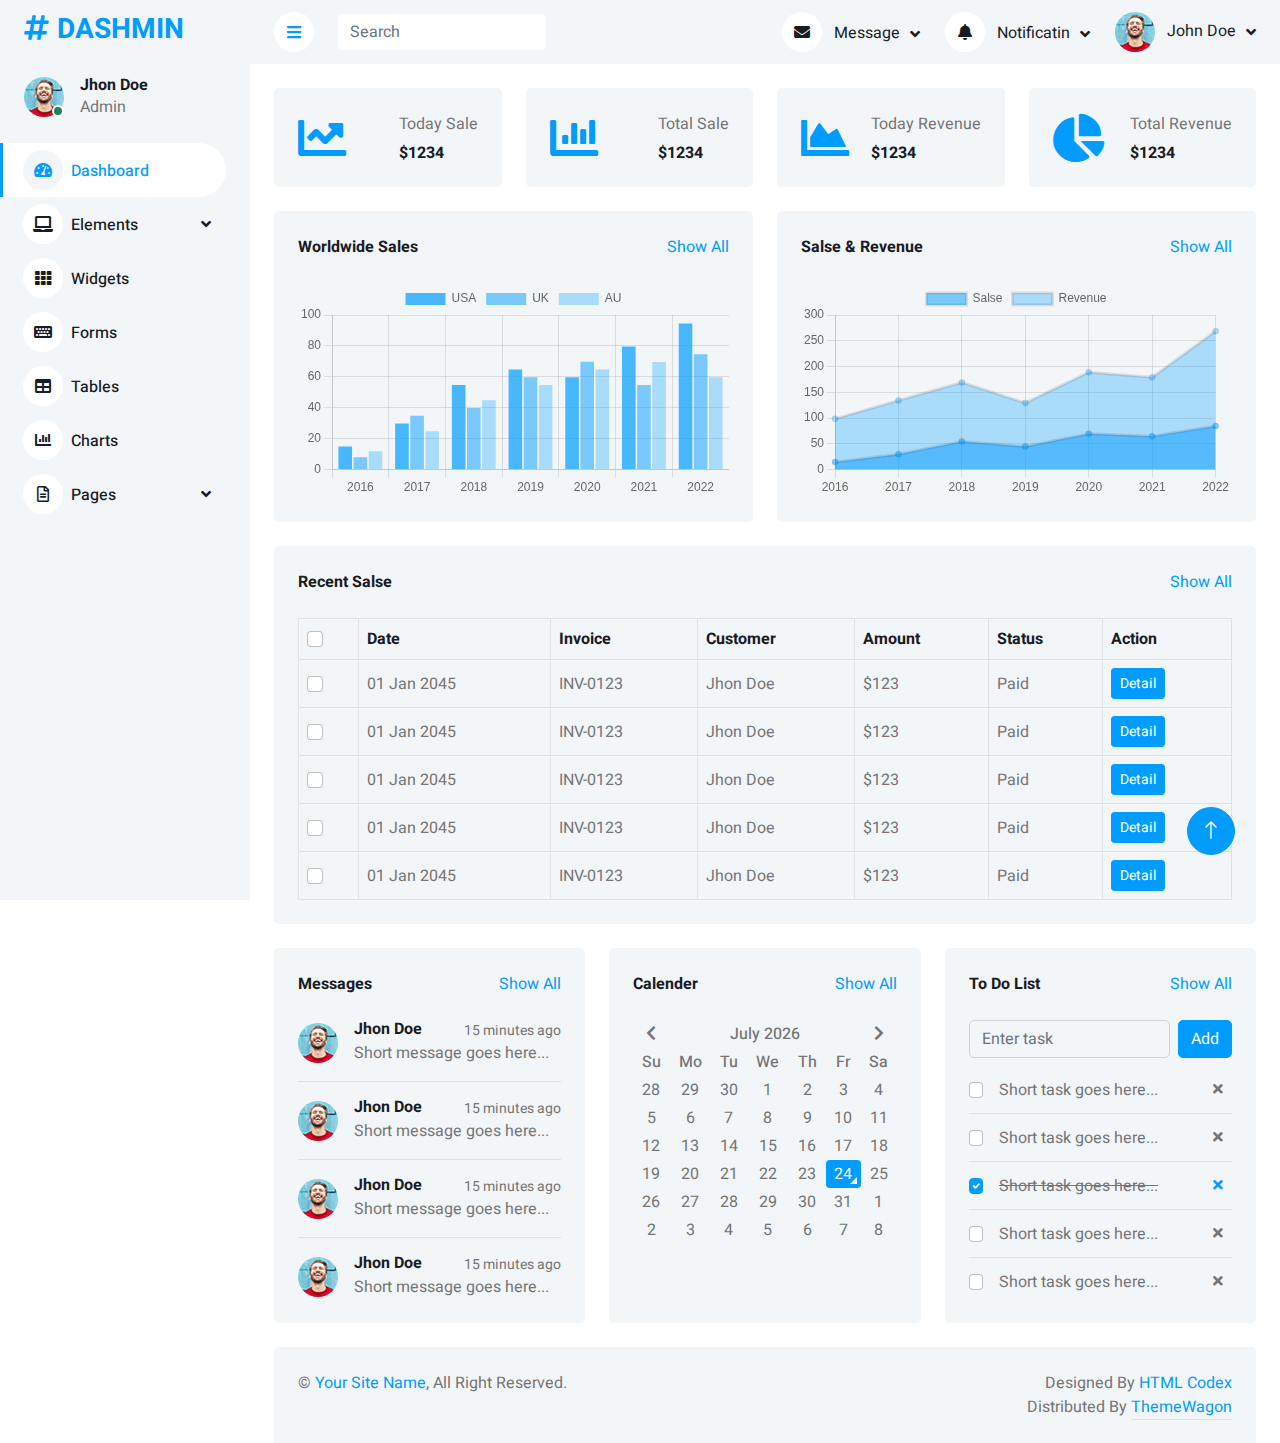
<file: работна/source/dashmin/index.html>
<!DOCTYPE html>
<html lang="en">

<head>
    <meta charset="utf-8">
    <title>DASHMIN - Bootstrap Admin Template</title>
    <meta content="width=device-width, initial-scale=1.0" name="viewport">
    <meta content="" name="keywords">
    <meta content="" name="description">

    <!-- Favicon -->
    <link href="img/favicon.ico" rel="icon">

    <!-- Google Web Fonts -->
    <link rel="preconnect" href="https://fonts.googleapis.com">
    <link rel="preconnect" href="https://fonts.gstatic.com" crossorigin>
    <link href="https://fonts.googleapis.com/css2?family=Heebo:wght@400;500;600;700&display=swap" rel="stylesheet">
    
    <!-- Icon Font Stylesheet -->
    <link href="https://cdnjs.cloudflare.com/ajax/libs/font-awesome/5.10.0/css/all.min.css" rel="stylesheet">
    <link href="https://cdn.jsdelivr.net/npm/bootstrap-icons@1.4.1/font/bootstrap-icons.css" rel="stylesheet">

    <!-- Libraries Stylesheet -->
    <link href="lib/owlcarousel/assets/owl.carousel.min.css" rel="stylesheet">
    <link href="lib/tempusdominus/css/tempusdominus-bootstrap-4.min.css" rel="stylesheet" />

    <!-- Customized Bootstrap Stylesheet -->
    <link href="css/bootstrap.min.css" rel="stylesheet">

    <!-- Template Stylesheet -->
    <link href="css/style.css" rel="stylesheet">
</head>

<body>
    <div class="container-xxl position-relative bg-white d-flex p-0">
        <!-- Spinner Start -->
        <div id="spinner" class="show bg-white position-fixed translate-middle w-100 vh-100 top-50 start-50 d-flex align-items-center justify-content-center">
            <div class="spinner-border text-primary" style="width: 3rem; height: 3rem;" role="status">
                <span class="sr-only">Loading...</span>
            </div>
        </div>
        <!-- Spinner End -->


        <!-- Sidebar Start -->
        <div class="sidebar pe-4 pb-3">
            <nav class="navbar bg-light navbar-light">
                <a href="index.html" class="navbar-brand mx-4 mb-3">
                    <h3 class="text-primary"><i class="fa fa-hashtag me-2"></i>DASHMIN</h3>
                </a>
                <div class="d-flex align-items-center ms-4 mb-4">
                    <div class="position-relative">
                        <img class="rounded-circle" src="img/user.jpg" alt="" style="width: 40px; height: 40px;">
                        <div class="bg-success rounded-circle border border-2 border-white position-absolute end-0 bottom-0 p-1"></div>
                    </div>
                    <div class="ms-3">
                        <h6 class="mb-0">Jhon Doe</h6>
                        <span>Admin</span>
                    </div>
                </div>
                <div class="navbar-nav w-100">
                    <a href="index.html" class="nav-item nav-link active"><i class="fa fa-tachometer-alt me-2"></i>Dashboard</a>
                    <div class="nav-item dropdown">
                        <a href="#" class="nav-link dropdown-toggle" data-bs-toggle="dropdown"><i class="fa fa-laptop me-2"></i>Elements</a>
                        <div class="dropdown-menu bg-transparent border-0">
                            <a href="button.html" class="dropdown-item">Buttons</a>
                            <a href="typography.html" class="dropdown-item">Typography</a>
                            <a href="element.html" class="dropdown-item">Other Elements</a>
                        </div>
                    </div>
                    <a href="widget.html" class="nav-item nav-link"><i class="fa fa-th me-2"></i>Widgets</a>
                    <a href="form.html" class="nav-item nav-link"><i class="fa fa-keyboard me-2"></i>Forms</a>
                    <a href="table.html" class="nav-item nav-link"><i class="fa fa-table me-2"></i>Tables</a>
                    <a href="chart.html" class="nav-item nav-link"><i class="fa fa-chart-bar me-2"></i>Charts</a>
                    <div class="nav-item dropdown">
                        <a href="#" class="nav-link dropdown-toggle" data-bs-toggle="dropdown"><i class="far fa-file-alt me-2"></i>Pages</a>
                        <div class="dropdown-menu bg-transparent border-0">
                            <a href="signin.html" class="dropdown-item">Sign In</a>
                            <a href="signup.html" class="dropdown-item">Sign Up</a>
                            <a href="404.html" class="dropdown-item">404 Error</a>
                            <a href="blank.html" class="dropdown-item">Blank Page</a>
                        </div>
                    </div>
                </div>
            </nav>
        </div>
        <!-- Sidebar End -->


        <!-- Content Start -->
        <div class="content">
            <!-- Navbar Start -->
            <nav class="navbar navbar-expand bg-light navbar-light sticky-top px-4 py-0">
                <a href="index.html" class="navbar-brand d-flex d-lg-none me-4">
                    <h2 class="text-primary mb-0"><i class="fa fa-hashtag"></i></h2>
                </a>
                <a href="#" class="sidebar-toggler flex-shrink-0">
                    <i class="fa fa-bars"></i>
                </a>
                <form class="d-none d-md-flex ms-4">
                    <input class="form-control border-0" type="search" placeholder="Search">
                </form>
                <div class="navbar-nav align-items-center ms-auto">
                    <div class="nav-item dropdown">
                        <a href="#" class="nav-link dropdown-toggle" data-bs-toggle="dropdown">
                            <i class="fa fa-envelope me-lg-2"></i>
                            <span class="d-none d-lg-inline-flex">Message</span>
                        </a>
                        <div class="dropdown-menu dropdown-menu-end bg-light border-0 rounded-0 rounded-bottom m-0">
                            <a href="#" class="dropdown-item">
                                <div class="d-flex align-items-center">
                                    <img class="rounded-circle" src="img/user.jpg" alt="" style="width: 40px; height: 40px;">
                                    <div class="ms-2">
                                        <h6 class="fw-normal mb-0">Jhon send you a message</h6>
                                        <small>15 minutes ago</small>
                                    </div>
                                </div>
                            </a>
                            <hr class="dropdown-divider">
                            <a href="#" class="dropdown-item">
                                <div class="d-flex align-items-center">
                                    <img class="rounded-circle" src="img/user.jpg" alt="" style="width: 40px; height: 40px;">
                                    <div class="ms-2">
                                        <h6 class="fw-normal mb-0">Jhon send you a message</h6>
                                        <small>15 minutes ago</small>
                                    </div>
                                </div>
                            </a>
                            <hr class="dropdown-divider">
                            <a href="#" class="dropdown-item">
                                <div class="d-flex align-items-center">
                                    <img class="rounded-circle" src="img/user.jpg" alt="" style="width: 40px; height: 40px;">
                                    <div class="ms-2">
                                        <h6 class="fw-normal mb-0">Jhon send you a message</h6>
                                        <small>15 minutes ago</small>
                                    </div>
                                </div>
                            </a>
                            <hr class="dropdown-divider">
                            <a href="#" class="dropdown-item text-center">See all message</a>
                        </div>
                    </div>
                    <div class="nav-item dropdown">
                        <a href="#" class="nav-link dropdown-toggle" data-bs-toggle="dropdown">
                            <i class="fa fa-bell me-lg-2"></i>
                            <span class="d-none d-lg-inline-flex">Notificatin</span>
                        </a>
                        <div class="dropdown-menu dropdown-menu-end bg-light border-0 rounded-0 rounded-bottom m-0">
                            <a href="#" class="dropdown-item">
                                <h6 class="fw-normal mb-0">Profile updated</h6>
                                <small>15 minutes ago</small>
                            </a>
                            <hr class="dropdown-divider">
                            <a href="#" class="dropdown-item">
                                <h6 class="fw-normal mb-0">New user added</h6>
                                <small>15 minutes ago</small>
                            </a>
                            <hr class="dropdown-divider">
                            <a href="#" class="dropdown-item">
                                <h6 class="fw-normal mb-0">Password changed</h6>
                                <small>15 minutes ago</small>
                            </a>
                            <hr class="dropdown-divider">
                            <a href="#" class="dropdown-item text-center">See all notifications</a>
                        </div>
                    </div>
                    <div class="nav-item dropdown">
                        <a href="#" class="nav-link dropdown-toggle" data-bs-toggle="dropdown">
                            <img class="rounded-circle me-lg-2" src="img/user.jpg" alt="" style="width: 40px; height: 40px;">
                            <span class="d-none d-lg-inline-flex">John Doe</span>
                        </a>
                        <div class="dropdown-menu dropdown-menu-end bg-light border-0 rounded-0 rounded-bottom m-0">
                            <a href="#" class="dropdown-item">My Profile</a>
                            <a href="#" class="dropdown-item">Settings</a>
                            <a href="#" class="dropdown-item">Log Out</a>
                        </div>
                    </div>
                </div>
            </nav>
            <!-- Navbar End -->


            <!-- Sale & Revenue Start -->
            <div class="container-fluid pt-4 px-4">
                <div class="row g-4">
                    <div class="col-sm-6 col-xl-3">
                        <div class="bg-light rounded d-flex align-items-center justify-content-between p-4">
                            <i class="fa fa-chart-line fa-3x text-primary"></i>
                            <div class="ms-3">
                                <p class="mb-2">Today Sale</p>
                                <h6 class="mb-0">$1234</h6>
                            </div>
                        </div>
                    </div>
                    <div class="col-sm-6 col-xl-3">
                        <div class="bg-light rounded d-flex align-items-center justify-content-between p-4">
                            <i class="fa fa-chart-bar fa-3x text-primary"></i>
                            <div class="ms-3">
                                <p class="mb-2">Total Sale</p>
                                <h6 class="mb-0">$1234</h6>
                            </div>
                        </div>
                    </div>
                    <div class="col-sm-6 col-xl-3">
                        <div class="bg-light rounded d-flex align-items-center justify-content-between p-4">
                            <i class="fa fa-chart-area fa-3x text-primary"></i>
                            <div class="ms-3">
                                <p class="mb-2">Today Revenue</p>
                                <h6 class="mb-0">$1234</h6>
                            </div>
                        </div>
                    </div>
                    <div class="col-sm-6 col-xl-3">
                        <div class="bg-light rounded d-flex align-items-center justify-content-between p-4">
                            <i class="fa fa-chart-pie fa-3x text-primary"></i>
                            <div class="ms-3">
                                <p class="mb-2">Total Revenue</p>
                                <h6 class="mb-0">$1234</h6>
                            </div>
                        </div>
                    </div>
                </div>
            </div>
            <!-- Sale & Revenue End -->


            <!-- Sales Chart Start -->
            <div class="container-fluid pt-4 px-4">
                <div class="row g-4">
                    <div class="col-sm-12 col-xl-6">
                        <div class="bg-light text-center rounded p-4">
                            <div class="d-flex align-items-center justify-content-between mb-4">
                                <h6 class="mb-0">Worldwide Sales</h6>
                                <a href="">Show All</a>
                            </div>
                            <canvas id="worldwide-sales"></canvas>
                        </div>
                    </div>
                    <div class="col-sm-12 col-xl-6">
                        <div class="bg-light text-center rounded p-4">
                            <div class="d-flex align-items-center justify-content-between mb-4">
                                <h6 class="mb-0">Salse & Revenue</h6>
                                <a href="">Show All</a>
                            </div>
                            <canvas id="salse-revenue"></canvas>
                        </div>
                    </div>
                </div>
            </div>
            <!-- Sales Chart End -->


            <!-- Recent Sales Start -->
            <div class="container-fluid pt-4 px-4">
                <div class="bg-light text-center rounded p-4">
                    <div class="d-flex align-items-center justify-content-between mb-4">
                        <h6 class="mb-0">Recent Salse</h6>
                        <a href="">Show All</a>
                    </div>
                    <div class="table-responsive">
                        <table class="table text-start align-middle table-bordered table-hover mb-0">
                            <thead>
                                <tr class="text-dark">
                                    <th scope="col"><input class="form-check-input" type="checkbox"></th>
                                    <th scope="col">Date</th>
                                    <th scope="col">Invoice</th>
                                    <th scope="col">Customer</th>
                                    <th scope="col">Amount</th>
                                    <th scope="col">Status</th>
                                    <th scope="col">Action</th>
                                </tr>
                            </thead>
                            <tbody>
                                <tr>
                                    <td><input class="form-check-input" type="checkbox"></td>
                                    <td>01 Jan 2045</td>
                                    <td>INV-0123</td>
                                    <td>Jhon Doe</td>
                                    <td>$123</td>
                                    <td>Paid</td>
                                    <td><a class="btn btn-sm btn-primary" href="">Detail</a></td>
                                </tr>
                                <tr>
                                    <td><input class="form-check-input" type="checkbox"></td>
                                    <td>01 Jan 2045</td>
                                    <td>INV-0123</td>
                                    <td>Jhon Doe</td>
                                    <td>$123</td>
                                    <td>Paid</td>
                                    <td><a class="btn btn-sm btn-primary" href="">Detail</a></td>
                                </tr>
                                <tr>
                                    <td><input class="form-check-input" type="checkbox"></td>
                                    <td>01 Jan 2045</td>
                                    <td>INV-0123</td>
                                    <td>Jhon Doe</td>
                                    <td>$123</td>
                                    <td>Paid</td>
                                    <td><a class="btn btn-sm btn-primary" href="">Detail</a></td>
                                </tr>
                                <tr>
                                    <td><input class="form-check-input" type="checkbox"></td>
                                    <td>01 Jan 2045</td>
                                    <td>INV-0123</td>
                                    <td>Jhon Doe</td>
                                    <td>$123</td>
                                    <td>Paid</td>
                                    <td><a class="btn btn-sm btn-primary" href="">Detail</a></td>
                                </tr>
                                <tr>
                                    <td><input class="form-check-input" type="checkbox"></td>
                                    <td>01 Jan 2045</td>
                                    <td>INV-0123</td>
                                    <td>Jhon Doe</td>
                                    <td>$123</td>
                                    <td>Paid</td>
                                    <td><a class="btn btn-sm btn-primary" href="">Detail</a></td>
                                </tr>
                            </tbody>
                        </table>
                    </div>
                </div>
            </div>
            <!-- Recent Sales End -->


            <!-- Widgets Start -->
            <div class="container-fluid pt-4 px-4">
                <div class="row g-4">
                    <div class="col-sm-12 col-md-6 col-xl-4">
                        <div class="h-100 bg-light rounded p-4">
                            <div class="d-flex align-items-center justify-content-between mb-2">
                                <h6 class="mb-0">Messages</h6>
                                <a href="">Show All</a>
                            </div>
                            <div class="d-flex align-items-center border-bottom py-3">
                                <img class="rounded-circle flex-shrink-0" src="img/user.jpg" alt="" style="width: 40px; height: 40px;">
                                <div class="w-100 ms-3">
                                    <div class="d-flex w-100 justify-content-between">
                                        <h6 class="mb-0">Jhon Doe</h6>
                                        <small>15 minutes ago</small>
                                    </div>
                                    <span>Short message goes here...</span>
                                </div>
                            </div>
                            <div class="d-flex align-items-center border-bottom py-3">
                                <img class="rounded-circle flex-shrink-0" src="img/user.jpg" alt="" style="width: 40px; height: 40px;">
                                <div class="w-100 ms-3">
                                    <div class="d-flex w-100 justify-content-between">
                                        <h6 class="mb-0">Jhon Doe</h6>
                                        <small>15 minutes ago</small>
                                    </div>
                                    <span>Short message goes here...</span>
                                </div>
                            </div>
                            <div class="d-flex align-items-center border-bottom py-3">
                                <img class="rounded-circle flex-shrink-0" src="img/user.jpg" alt="" style="width: 40px; height: 40px;">
                                <div class="w-100 ms-3">
                                    <div class="d-flex w-100 justify-content-between">
                                        <h6 class="mb-0">Jhon Doe</h6>
                                        <small>15 minutes ago</small>
                                    </div>
                                    <span>Short message goes here...</span>
                                </div>
                            </div>
                            <div class="d-flex align-items-center pt-3">
                                <img class="rounded-circle flex-shrink-0" src="img/user.jpg" alt="" style="width: 40px; height: 40px;">
                                <div class="w-100 ms-3">
                                    <div class="d-flex w-100 justify-content-between">
                                        <h6 class="mb-0">Jhon Doe</h6>
                                        <small>15 minutes ago</small>
                                    </div>
                                    <span>Short message goes here...</span>
                                </div>
                            </div>
                        </div>
                    </div>
                    <div class="col-sm-12 col-md-6 col-xl-4">
                        <div class="h-100 bg-light rounded p-4">
                            <div class="d-flex align-items-center justify-content-between mb-4">
                                <h6 class="mb-0">Calender</h6>
                                <a href="">Show All</a>
                            </div>
                            <div id="calender"></div>
                        </div>
                    </div>
                    <div class="col-sm-12 col-md-6 col-xl-4">
                        <div class="h-100 bg-light rounded p-4">
                            <div class="d-flex align-items-center justify-content-between mb-4">
                                <h6 class="mb-0">To Do List</h6>
                                <a href="">Show All</a>
                            </div>
                            <div class="d-flex mb-2">
                                <input class="form-control bg-transparent" type="text" placeholder="Enter task">
                                <button type="button" class="btn btn-primary ms-2">Add</button>
                            </div>
                            <div class="d-flex align-items-center border-bottom py-2">
                                <input class="form-check-input m-0" type="checkbox">
                                <div class="w-100 ms-3">
                                    <div class="d-flex w-100 align-items-center justify-content-between">
                                        <span>Short task goes here...</span>
                                        <button class="btn btn-sm"><i class="fa fa-times"></i></button>
                                    </div>
                                </div>
                            </div>
                            <div class="d-flex align-items-center border-bottom py-2">
                                <input class="form-check-input m-0" type="checkbox">
                                <div class="w-100 ms-3">
                                    <div class="d-flex w-100 align-items-center justify-content-between">
                                        <span>Short task goes here...</span>
                                        <button class="btn btn-sm"><i class="fa fa-times"></i></button>
                                    </div>
                                </div>
                            </div>
                            <div class="d-flex align-items-center border-bottom py-2">
                                <input class="form-check-input m-0" type="checkbox" checked>
                                <div class="w-100 ms-3">
                                    <div class="d-flex w-100 align-items-center justify-content-between">
                                        <span><del>Short task goes here...</del></span>
                                        <button class="btn btn-sm text-primary"><i class="fa fa-times"></i></button>
                                    </div>
                                </div>
                            </div>
                            <div class="d-flex align-items-center border-bottom py-2">
                                <input class="form-check-input m-0" type="checkbox">
                                <div class="w-100 ms-3">
                                    <div class="d-flex w-100 align-items-center justify-content-between">
                                        <span>Short task goes here...</span>
                                        <button class="btn btn-sm"><i class="fa fa-times"></i></button>
                                    </div>
                                </div>
                            </div>
                            <div class="d-flex align-items-center pt-2">
                                <input class="form-check-input m-0" type="checkbox">
                                <div class="w-100 ms-3">
                                    <div class="d-flex w-100 align-items-center justify-content-between">
                                        <span>Short task goes here...</span>
                                        <button class="btn btn-sm"><i class="fa fa-times"></i></button>
                                    </div>
                                </div>
                            </div>
                        </div>
                    </div>
                </div>
            </div>
            <!-- Widgets End -->


            <!-- Footer Start -->
            <div class="container-fluid pt-4 px-4">
                <div class="bg-light rounded-top p-4">
                    <div class="row">
                        <div class="col-12 col-sm-6 text-center text-sm-start">
                            &copy; <a href="#">Your Site Name</a>, All Right Reserved. 
                        </div>
                        <div class="col-12 col-sm-6 text-center text-sm-end">
                            <!--/*** This template is free as long as you keep the footer author’s credit link/attribution link/backlink. If you'd like to use the template without the footer author’s credit link/attribution link/backlink, you can purchase the Credit Removal License from "https://htmlcodex.com/credit-removal". Thank you for your support. ***/-->
                            Designed By <a href="https://htmlcodex.com">HTML Codex</a>
                        </br>
                        Distributed By <a class="border-bottom" href="https://themewagon.com" target="_blank">ThemeWagon</a>
                        </div>
                    </div>
                </div>
            </div>
            <!-- Footer End -->
        </div>
        <!-- Content End -->


        <!-- Back to Top -->
        <a href="#" class="btn btn-lg btn-primary btn-lg-square back-to-top"><i class="bi bi-arrow-up"></i></a>
    </div>

    <!-- JavaScript Libraries -->
    <script src="https://code.jquery.com/jquery-3.4.1.min.js"></script>
    <script src="https://cdn.jsdelivr.net/npm/bootstrap@5.0.0/dist/js/bootstrap.bundle.min.js"></script>
    <script src="lib/chart/chart.min.js"></script>
    <script src="lib/easing/easing.min.js"></script>
    <script src="lib/waypoints/waypoints.min.js"></script>
    <script src="lib/owlcarousel/owl.carousel.min.js"></script>
    <script src="lib/tempusdominus/js/moment.min.js"></script>
    <script src="lib/tempusdominus/js/moment-timezone.min.js"></script>
    <script src="lib/tempusdominus/js/tempusdominus-bootstrap-4.min.js"></script>

    <!-- Template Javascript -->
    <script src="js/main.js"></script>
</body>

</html>
</file>
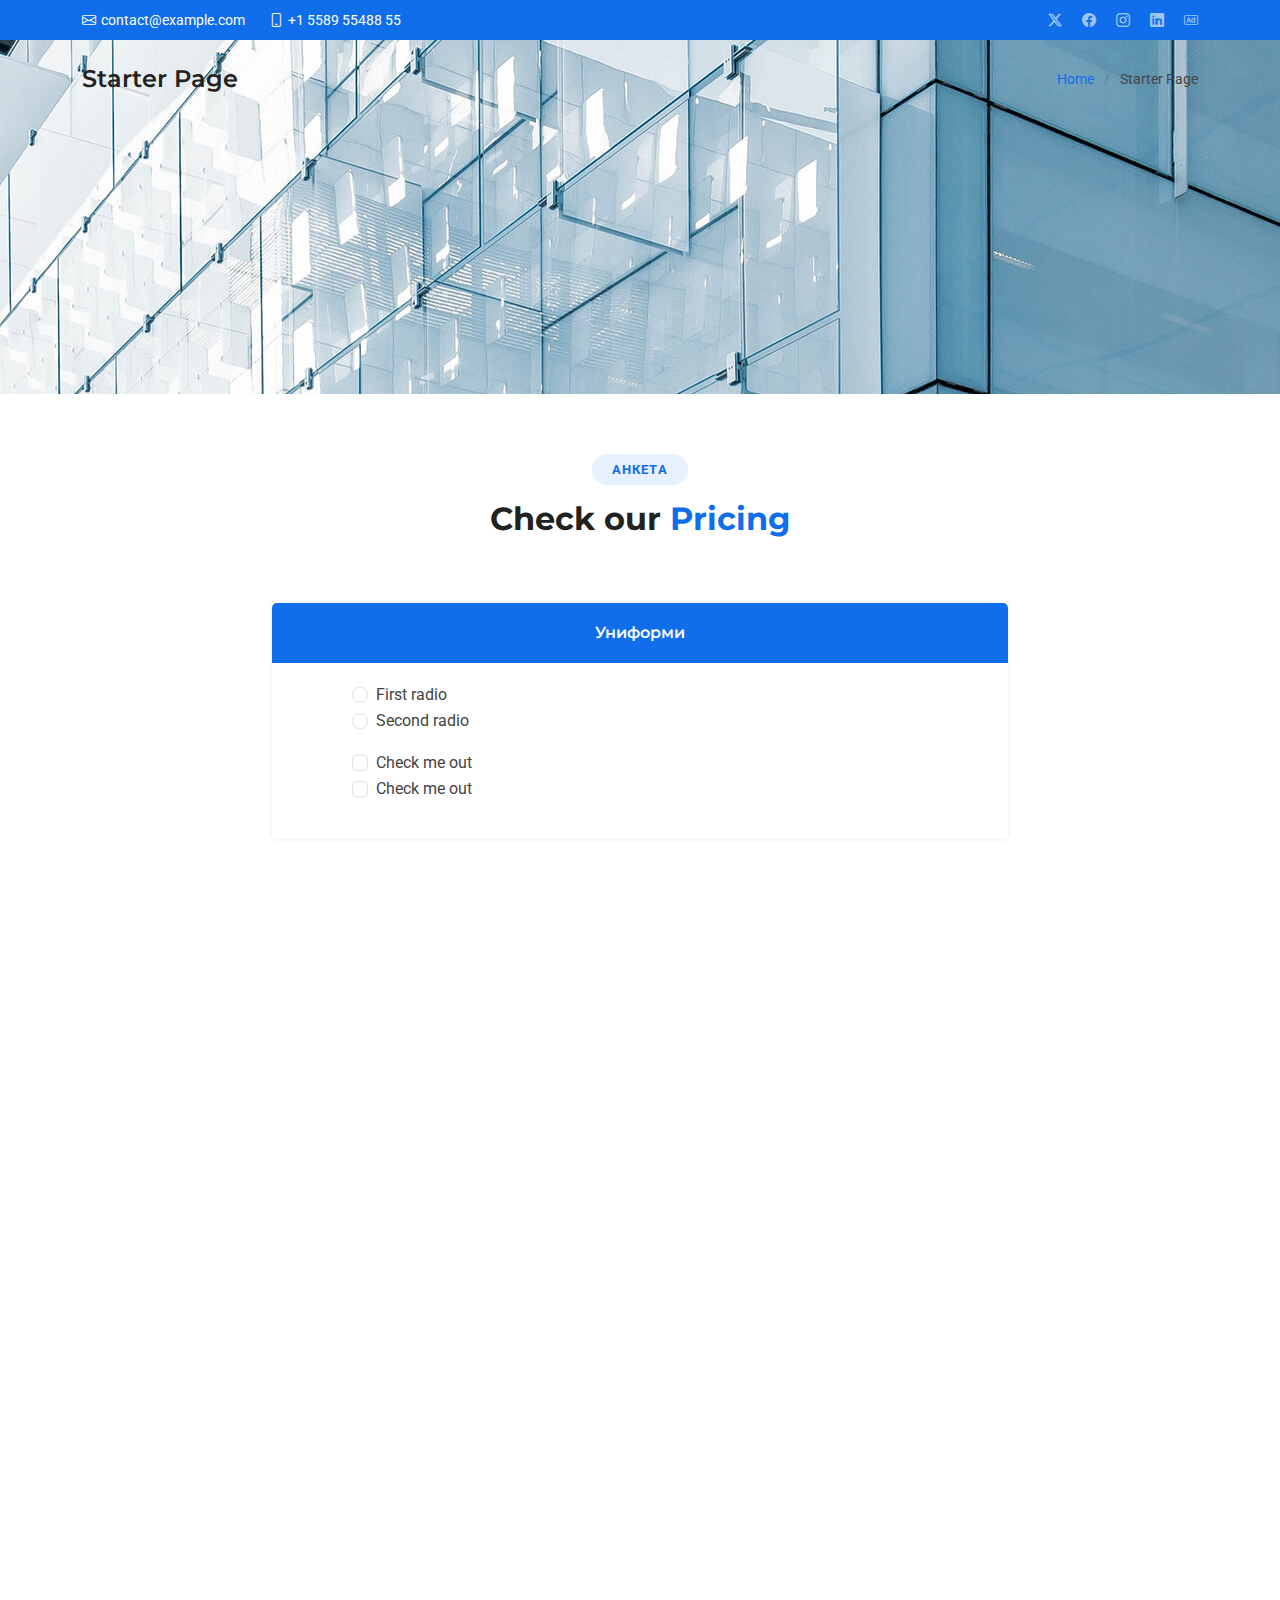
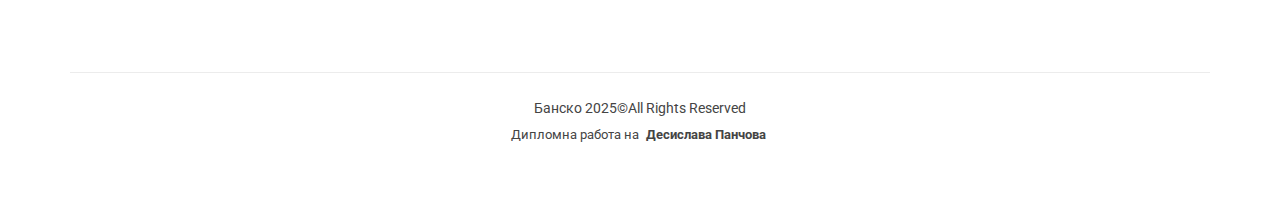
<file: работна/model/poll.html>
<!DOCTYPE html>
<html lang="en">

<head>
  <meta charset="utf-8">
  <meta content="width=device-width, initial-scale=1.0" name="viewport">
  <title>Index - BizLand Bootstrap Template</title>
  <meta name="description" content="">
  <meta name="keywords" content="">

  <!-- Favicons -->
  <link href="assets/img/favicon.png" rel="icon">
  <link href="assets/img/apple-touch-icon.png" rel="apple-touch-icon">

  <!-- Fonts -->
  <link href="https://fonts.googleapis.com" rel="preconnect">
  <link href="https://fonts.gstatic.com" rel="preconnect" crossorigin>
  <link href="https://fonts.googleapis.com/css2?family=Roboto:ital,wght@0,100;0,300;0,400;0,500;0,700;0,900;1,100;1,300;1,400;1,500;1,700;1,900&family=Open+Sans:ital,wght@0,300;0,400;0,500;0,600;0,700;0,800;1,300;1,400;1,500;1,600;1,700;1,800&family=Montserrat:ital,wght@0,100;0,200;0,300;0,400;0,500;0,600;0,700;0,800;0,900;1,100;1,200;1,300;1,400;1,500;1,600;1,700;1,800;1,900&display=swap" rel="stylesheet">

  <!-- Vendor CSS Files -->
  <link href="assets/vendor/bootstrap/css/bootstrap.min.css" rel="stylesheet">
  <link href="assets/vendor/bootstrap-icons/bootstrap-icons.css" rel="stylesheet">
  <link href="assets/vendor/aos/aos.css" rel="stylesheet">
  <link href="assets/vendor/glightbox/css/glightbox.min.css" rel="stylesheet">
  <link href="assets/vendor/swiper/swiper-bundle.min.css" rel="stylesheet">

  <!-- Main CSS File -->
  <link href="assets/css/main.css" rel="stylesheet">

  <!-- =======================================================
  * Template Name: BizLand
  * Template URL: https://bootstrapmade.com/bizland-bootstrap-business-template/
  * Updated: Aug 07 2024 with Bootstrap v5.3.3
  * Author: BootstrapMade.com
  * License: https://bootstrapmade.com/license/
  ======================================================== -->
</head>

<body class="index-page">

  <header id="header" class="header sticky-top">

    <div class="topbar d-flex align-items-center">
      <div class="container d-flex justify-content-center justify-content-md-between">
        <div class="contact-info d-flex align-items-center">
          <i class="bi bi-envelope d-flex align-items-center"><a href="mailto:contact@example.com">contact@example.com</a></i>
          <i class="bi bi-phone d-flex align-items-center ms-4"><span>+1 5589 55488 55</span></i>
        </div>
        <div class="social-links d-none d-md-flex align-items-center">
          <a href="#" class="twitter"><i class="bi bi-twitter-x"></i></a>
          <a href="#" class="facebook"><i class="bi bi-facebook"></i></a>
          <a href="#" class="instagram"><i class="bi bi-instagram"></i></a>
          <a href="#" class="linkedin"><i class="bi bi-linkedin"></i></a>
          <a href="#" class="admin"><i class="bi bi-badge-ad"></i></a>
        </div>
      </div>
    </div><!-- End Top Bar -->
  </header>

  <main class="main">

    <!-- Page Title -->
    <div class="page-title" data-aos="fade" style='background: url("assets/img/hero-bg.jpg") top left; padding-bottom: 300px;'>
      <div class="container d-lg-flex justify-content-between align-items-center">
        <h1 class="mb-2 mb-lg-0">Starter Page</h1>
        <nav class="breadcrumbs">
          <ol>
            <li><a href="index.html">Home</a></li>
            <li class="current">Starter Page</li>
          </ol>
        </nav>
      </div>
    </div><!-- End Page Title -->

    <!-- Pricing Section -->
    <section id="poll" class="pricing section">

      <!-- Section Title -->
      <div class="container section-title" data-aos="fade-up">
        <h2>Анкетa</h2>
        <p><span>Check our</span> <span class="description-title">Pricing</span></p>
      </div><!-- End Section Title -->

      <div class="container">
        <form>
          <div class="row justify-content-center" style="margin-bottom: 50px;">
            <div class="col-lg-8 mb-10" data-aos="fade-up" data-aos-delay="100">
              <div class="pricing-item featured">
                <h3>Униформи</h3>
                <fieldset class="row mb-3 poll">
                    <div class="col-lg-1"></div>
                    <div class="col-lg-10">
                        <div class="form-check">
                            <input class="form-check-input" type="radio" name="gridRadios"
                                id="gridRadios1" value="option1" checked>
                            <label class="form-check-label" for="gridRadios1">
                                First radio
                            </label>
                        </div>
                        <div class="form-check">
                            <input class="form-check-input" type="radio" name="gridRadios"
                                id="gridRadios2" value="option2">
                            <label class="form-check-label" for="gridRadios2">
                                Second radio
                            </label>
                        </div>
                    </div>
                </fieldset>
                <div class="row mb-3 poll">
                    <div class="col-lg-1"></div>
                    <div class="col-lg-10">
                        <div class="form-check">
                            <input class="form-check-input" type="checkbox" id="gridCheck10">
                            <label class="form-check-label" for="gridCheck10">
                                Check me out
                            </label>
                        </div>
                        <div class="form-check">
                            <input class="form-check-input" type="checkbox" id="gridCheck20">
                            <label class="form-check-label" for="gridCheck20">
                                Check me out
                            </label>
                        </div>
                    </div>
                </div>
              </div>
            </div>
          </div><!-- End Pricing Item -->
          <div class="row justify-content-center" style="margin-bottom: 50px;">
            <div class="col-lg-8 mb-10" data-aos="fade-up" data-aos-delay="100">
              <div class="pricing-item featured">
                <h3>Униформи</h3>
                <fieldset class="row mb-3 poll">
                    <div class="col-lg-1"></div>
                    <div class="col-lg-10">
                        <div class="form-check">
                            <input class="form-check-input" type="radio" name="gridRadios"
                                id="gridRadios13" value="option1" checked>
                            <label class="form-check-label" for="gridRadios13">
                                First radio
                            </label>
                        </div>
                        <div class="form-check">
                            <input class="form-check-input" type="radio" name="gridRadios"
                                id="gridRadios23" value="option2">
                            <label class="form-check-label" for="gridRadios23">
                                Second radio
                            </label>
                        </div>
                    </div>
                </fieldset>
                <div class="row mb-3 poll">
                    <div class="col-lg-1"></div>
                    <div class="col-lg-10">
                        <div class="form-check">
                            <input class="form-check-input" type="checkbox" id="gridCheck1">
                            <label class="form-check-label" for="gridCheck1">
                                Check me out
                            </label>
                        </div>
                        <div class="form-check">
                            <input class="form-check-input" type="checkbox" id="gridCheck2">
                            <label class="form-check-label" for="gridCheck2">
                                Check me out
                            </label>
                        </div>
                    </div>
                </div>
              </div>
            </div>
          </div><!-- End Pricing Item -->
          <div class="row justify-content-center" style="margin-bottom: 50px;">
            <div class="col-lg-8 mb-10" data-aos="fade-up" data-aos-delay="100">
              <div class="pricing-item featured">
                <h3>Униформи</h3>
                <fieldset class="row mb-3 poll">
                    <div class="col-lg-1"></div>
                    <div class="col-lg-10">
                        <div class="form-check">
                            <input class="form-check-input" type="radio" name="gridRadios"
                                id="gridRadios10" value="option1" checked>
                            <label class="form-check-label" for="gridRadios10">
                                First radio
                            </label>
                        </div>
                        <div class="form-check">
                            <input class="form-check-input" type="radio" name="gridRadios"
                                id="gridRadios20" value="option2">
                            <label class="form-check-label" for="gridRadios20">
                                Second radio
                            </label>
                        </div>
                    </div>
                </fieldset>
                <div class="row mb-3 poll">
                    <div class="col-lg-1"></div>
                    <div class="col-lg-10">
                        <div class="form-check">
                            <input class="form-check-input" type="checkbox" id="gridCheck11">
                            <label class="form-check-label" for="gridCheck11">
                                Check me out
                            </label>
                        </div>
                        <div class="form-check">
                            <input class="form-check-input" type="checkbox" id="gridCheck21">
                            <label class="form-check-label" for="gridCheck21">
                                Check me out
                            </label>
                        </div>
                    </div>
                </div>
              </div>
            </div>
          </div><!-- End Pricing Item -->
          <div class="row justify-content-center" style="margin-bottom: 50px;">
            <div class="col-lg-8" data-aos="fade-up" data-aos-delay="300">
              <div class="pricing-item featured" style="padding-top: 0px;">
                <div class="btn-wrap">
                  <a href="#" class="btn-buy">Buy Now</a>
                </div>
              </div>
            </div>
          </div><!-- End Pricing Item -->
        </form>
      </div>

    </section><!-- /Pricing Section -->

  </main>

  <footer id="footer" class="footer">

    <div class="container copyright text-center mt-4">
      <p>Банско 2025©<span>All Rights Reserved</span></p>
      <div class="credits">
        Дипломна работа на <strong class="px-1 sitename">Десислава Панчова</strong>
      </div>
    </div>

  </footer>

  <!-- Scroll Top -->
  <a href="#" id="scroll-top" class="scroll-top d-flex align-items-center justify-content-center"><i class="bi bi-arrow-up-short"></i></a>

  <!-- Preloader -->
  <div id="preloader">
    <div></div>
    <div></div>
    <div></div>
    <div></div>
  </div>

  <!-- Vendor JS Files -->
  <script src="assets/vendor/bootstrap/js/bootstrap.bundle.min.js"></script>
  <script src="assets/vendor/php-email-form/validate.js"></script>
  <script src="assets/vendor/aos/aos.js"></script>
  <script src="assets/vendor/glightbox/js/glightbox.min.js"></script>
  <script src="assets/vendor/waypoints/noframework.waypoints.js"></script>
  <script src="assets/vendor/purecounter/purecounter_vanilla.js"></script>
  <script src="assets/vendor/swiper/swiper-bundle.min.js"></script>
  <script src="assets/vendor/imagesloaded/imagesloaded.pkgd.min.js"></script>
  <script src="assets/vendor/isotope-layout/isotope.pkgd.min.js"></script>

  <!-- Main JS File -->
  <script src="assets/js/main.js"></script>

</body>

</html>
</file>
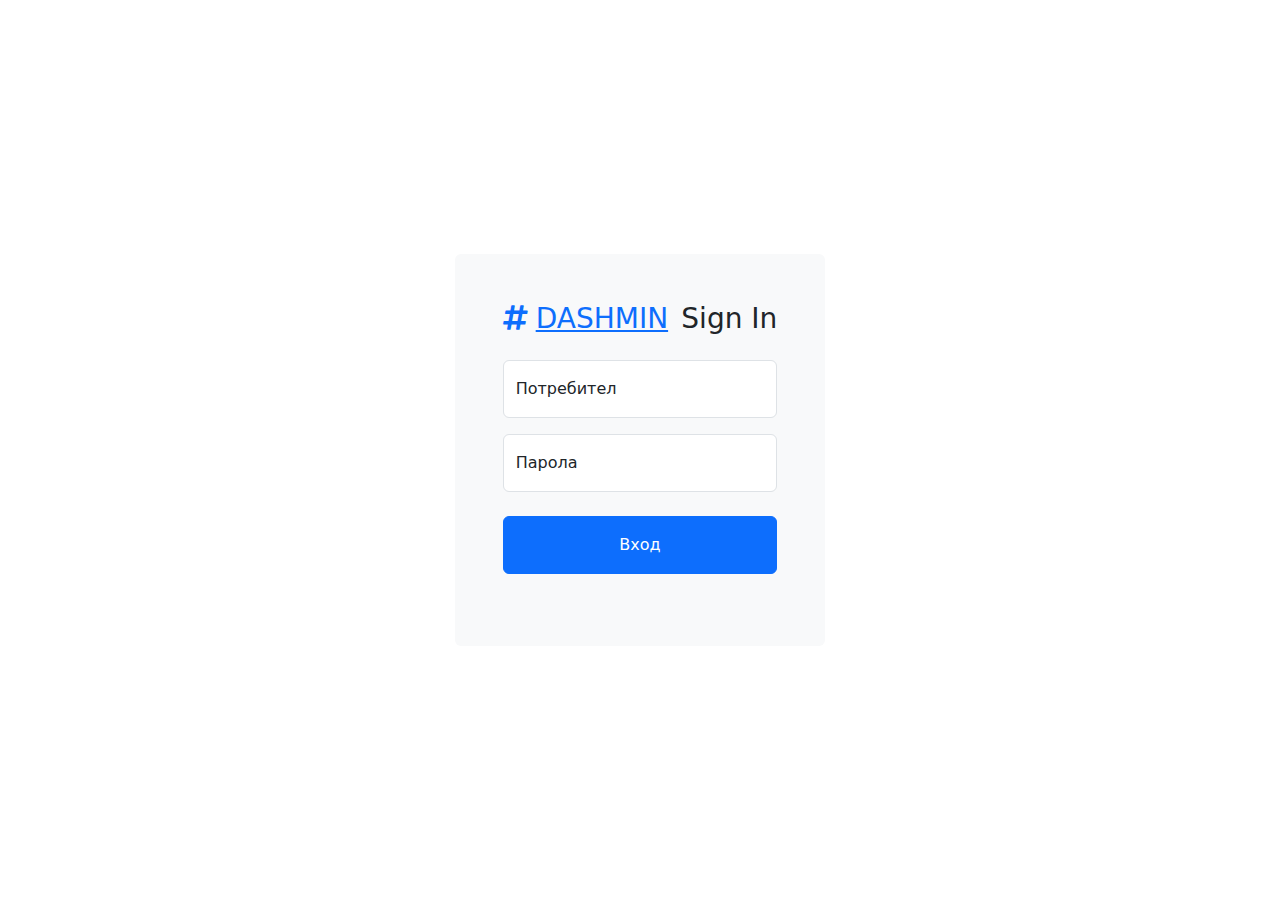
<file: работна/model/signin.html>
<!DOCTYPE html>
<html lang="en">

<head>
    <meta charset="utf-8">
    <title>DASHMIN - Bootstrap Admin Template</title>
    <meta content="width=device-width, initial-scale=1.0" name="viewport">
    <meta content="" name="keywords">
    <meta content="" name="description">

    <!-- Favicon -->
    <link href="img/favicon.ico" rel="icon">

    <!-- Google Web Fonts -->
    <link rel="preconnect" href="https://fonts.googleapis.com">
    <link rel="preconnect" href="https://fonts.gstatic.com" crossorigin>
    <link href="https://fonts.googleapis.com/css2?family=Heebo:wght@400;500;600;700&display=swap" rel="stylesheet">
    
    <!-- Icon Font Stylesheet -->
    <link href="https://cdnjs.cloudflare.com/ajax/libs/font-awesome/5.10.0/css/all.min.css" rel="stylesheet">
    <link href="https://cdn.jsdelivr.net/npm/bootstrap-icons@1.4.1/font/bootstrap-icons.css" rel="stylesheet">

    <!-- Libraries Stylesheet -->
    <link href="assets/lib/owlcarousel/assets/owl.carousel.min.css" rel="stylesheet">
    <link href="assets/lib/tempusdominus/css/tempusdominus-bootstrap-4.min.css" rel="stylesheet" />

    <!-- Customized Bootstrap Stylesheet -->
    <link href="assets/vendor/bootstrap/css/bootstrap.min.css" rel="stylesheet">

    <!-- Template Stylesheet -->
    <link href="assets/css/style.css" rel="stylesheet">
</head>

<body>
    <div class="container-xxl position-relative bg-white d-flex p-0">
        <!-- Spinner Start -->
        <div id="spinner" class="show bg-white position-fixed translate-middle w-100 vh-100 top-50 start-50 d-flex align-items-center justify-content-center">
            <div class="spinner-border text-primary" style="width: 3rem; height: 3rem;" role="status">
                <span class="sr-only">Loading...</span>
            </div>
        </div>
        <!-- Spinner End -->


        <!-- Sign In Start -->
        <div class="container-fluid">
            <div class="row h-100 align-items-center justify-content-center" style="min-height: 100vh;">
                <div class="col-12 col-sm-8 col-md-6 col-lg-5 col-xl-4">
                    <div class="bg-light rounded p-4 p-sm-5 my-4 mx-3">
                        <div class="d-flex align-items-center justify-content-between mb-3">
                            <a href="index.html" class="">
                                <h3 class="text-primary"><i class="fa fa-hashtag me-2"></i>DASHMIN</h3>
                            </a>
                            <h3>Sign In</h3>
                        </div>
                        <div class="form-floating mb-3">
                            <input type="text" class="form-control" id="floatingInput" placeholder="name@example.com">
                            <label for="floatingInput">Потребител</label>
                        </div>
                        <div class="form-floating mb-4">
                            <input type="password" class="form-control" id="floatingPassword" placeholder="Password">
                            <label for="floatingPassword">Парола</label>
                        </div>
                        <button type="submit" class="btn btn-primary py-3 w-100 mb-4">Вход</button>
                    </div>
                </div>
            </div>
        </div>
        <!-- Sign In End -->
    </div>

    <!-- JavaScript Libraries -->
    <script src="https://code.jquery.com/jquery-3.4.1.min.js"></script>
    <script src="https://cdn.jsdelivr.net/npm/bootstrap@5.0.0/dist/js/bootstrap.bundle.min.js"></script>
    <script src="assets/lib/chart/chart.min.js"></script>
    <script src="assets/lib/easing/easing.min.js"></script>
    <script src="assets/lib/waypoints/waypoints.min.js"></script>
    <script src="assets/lib/owlcarousel/owl.carousel.min.js"></script>
    <script src="assets/lib/tempusdominus/js/moment.min.js"></script>
    <script src="assets/lib/tempusdominus/js/moment-timezone.min.js"></script>
    <script src="assets/lib/tempusdominus/js/tempusdominus-bootstrap-4.min.js"></script>

    <!-- Template Javascript -->
    <script src="assets/js/main2.js"></script>
</body>

</html>
</file>
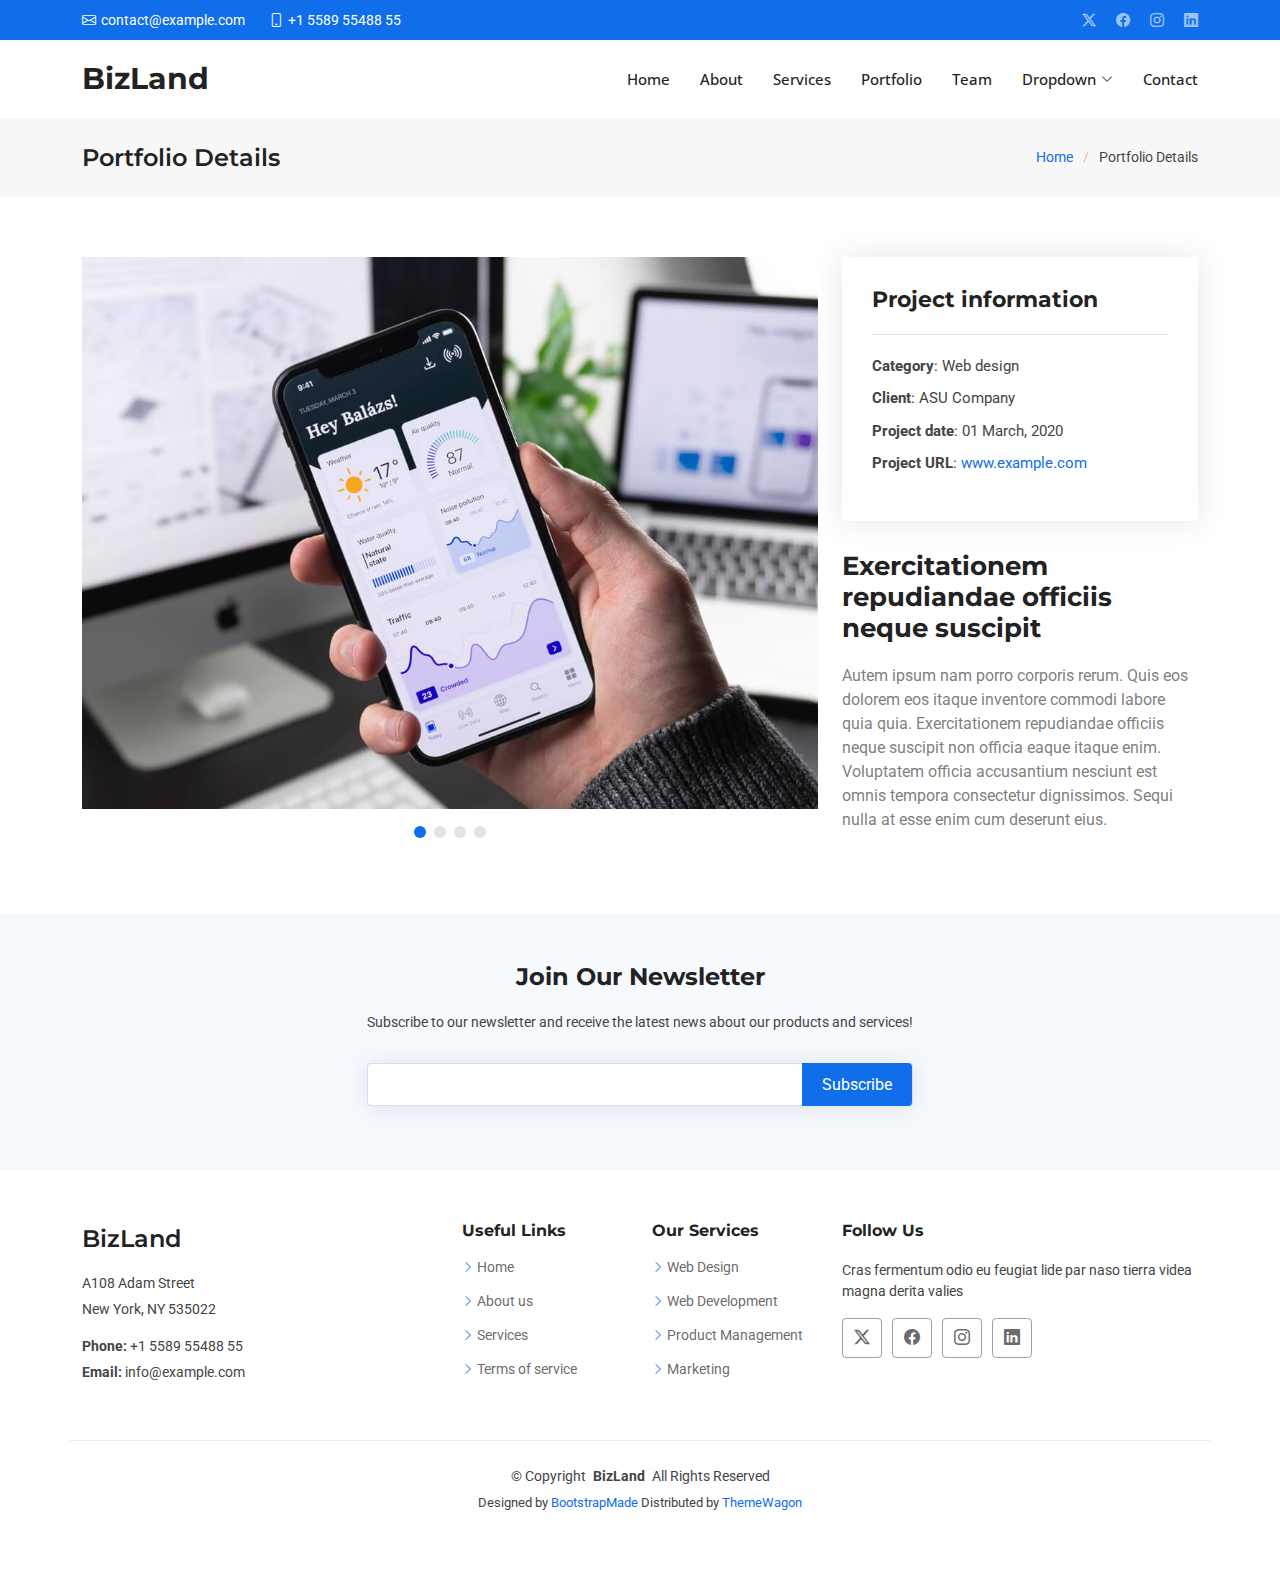
<file: работна/source/Bizland/portfolio-details.html>
<!DOCTYPE html>
<html lang="en">

<head>
  <meta charset="utf-8">
  <meta content="width=device-width, initial-scale=1.0" name="viewport">
  <title>Portfolio Details - BizLand Bootstrap Template</title>
  <meta name="description" content="">
  <meta name="keywords" content="">

  <!-- Favicons -->
  <link href="assets/img/favicon.png" rel="icon">
  <link href="assets/img/apple-touch-icon.png" rel="apple-touch-icon">

  <!-- Fonts -->
  <link href="https://fonts.googleapis.com" rel="preconnect">
  <link href="https://fonts.gstatic.com" rel="preconnect" crossorigin>
  <link href="https://fonts.googleapis.com/css2?family=Roboto:ital,wght@0,100;0,300;0,400;0,500;0,700;0,900;1,100;1,300;1,400;1,500;1,700;1,900&family=Open+Sans:ital,wght@0,300;0,400;0,500;0,600;0,700;0,800;1,300;1,400;1,500;1,600;1,700;1,800&family=Montserrat:ital,wght@0,100;0,200;0,300;0,400;0,500;0,600;0,700;0,800;0,900;1,100;1,200;1,300;1,400;1,500;1,600;1,700;1,800;1,900&display=swap" rel="stylesheet">

  <!-- Vendor CSS Files -->
  <link href="assets/vendor/bootstrap/css/bootstrap.min.css" rel="stylesheet">
  <link href="assets/vendor/bootstrap-icons/bootstrap-icons.css" rel="stylesheet">
  <link href="assets/vendor/aos/aos.css" rel="stylesheet">
  <link href="assets/vendor/glightbox/css/glightbox.min.css" rel="stylesheet">
  <link href="assets/vendor/swiper/swiper-bundle.min.css" rel="stylesheet">

  <!-- Main CSS File -->
  <link href="assets/css/main.css" rel="stylesheet">

  <!-- =======================================================
  * Template Name: BizLand
  * Template URL: https://bootstrapmade.com/bizland-bootstrap-business-template/
  * Updated: Aug 07 2024 with Bootstrap v5.3.3
  * Author: BootstrapMade.com
  * License: https://bootstrapmade.com/license/
  ======================================================== -->
</head>

<body class="portfolio-details-page">

  <header id="header" class="header sticky-top">

    <div class="topbar d-flex align-items-center">
      <div class="container d-flex justify-content-center justify-content-md-between">
        <div class="contact-info d-flex align-items-center">
          <i class="bi bi-envelope d-flex align-items-center"><a href="mailto:contact@example.com">contact@example.com</a></i>
          <i class="bi bi-phone d-flex align-items-center ms-4"><span>+1 5589 55488 55</span></i>
        </div>
        <div class="social-links d-none d-md-flex align-items-center">
          <a href="#" class="twitter"><i class="bi bi-twitter-x"></i></a>
          <a href="#" class="facebook"><i class="bi bi-facebook"></i></a>
          <a href="#" class="instagram"><i class="bi bi-instagram"></i></a>
          <a href="#" class="linkedin"><i class="bi bi-linkedin"></i></a>
        </div>
      </div>
    </div><!-- End Top Bar -->

    <div class="branding d-flex align-items-cente">

      <div class="container position-relative d-flex align-items-center justify-content-between">
        <a href="index.html" class="logo d-flex align-items-center">
          <!-- Uncomment the line below if you also wish to use an image logo -->
          <!-- <img src="assets/img/logo.png" alt=""> -->
          <h1 class="sitename">BizLand</h1>
        </a>

        <nav id="navmenu" class="navmenu">
          <ul>
            <li><a href="#hero">Home</a></li>
            <li><a href="#about">About</a></li>
            <li><a href="#services">Services</a></li>
            <li><a href="#portfolio">Portfolio</a></li>
            <li><a href="#team">Team</a></li>
            <li class="dropdown"><a href="#"><span>Dropdown</span> <i class="bi bi-chevron-down toggle-dropdown"></i></a>
              <ul>
                <li><a href="#">Dropdown 1</a></li>
                <li class="dropdown"><a href="#"><span>Deep Dropdown</span> <i class="bi bi-chevron-down toggle-dropdown"></i></a>
                  <ul>
                    <li><a href="#">Deep Dropdown 1</a></li>
                    <li><a href="#">Deep Dropdown 2</a></li>
                    <li><a href="#">Deep Dropdown 3</a></li>
                    <li><a href="#">Deep Dropdown 4</a></li>
                    <li><a href="#">Deep Dropdown 5</a></li>
                  </ul>
                </li>
                <li><a href="#">Dropdown 2</a></li>
                <li><a href="#">Dropdown 3</a></li>
                <li><a href="#">Dropdown 4</a></li>
              </ul>
            </li>
            <li><a href="#contact">Contact</a></li>
          </ul>
          <i class="mobile-nav-toggle d-xl-none bi bi-list"></i>
        </nav>

      </div>

    </div>

  </header>

  <main class="main">

    <!-- Page Title -->
    <div class="page-title" data-aos="fade">
      <div class="container d-lg-flex justify-content-between align-items-center">
        <h1 class="mb-2 mb-lg-0">Portfolio Details</h1>
        <nav class="breadcrumbs">
          <ol>
            <li><a href="index.html">Home</a></li>
            <li class="current">Portfolio Details</li>
          </ol>
        </nav>
      </div>
    </div><!-- End Page Title -->

    <!-- Portfolio Details Section -->
    <section id="portfolio-details" class="portfolio-details section">

      <div class="container" data-aos="fade-up" data-aos-delay="100">

        <div class="row gy-4">

          <div class="col-lg-8">
            <div class="portfolio-details-slider swiper init-swiper">

              <script type="application/json" class="swiper-config">
                {
                  "loop": true,
                  "speed": 600,
                  "autoplay": {
                    "delay": 5000
                  },
                  "slidesPerView": "auto",
                  "pagination": {
                    "el": ".swiper-pagination",
                    "type": "bullets",
                    "clickable": true
                  }
                }
              </script>

              <div class="swiper-wrapper align-items-center">

                <div class="swiper-slide">
                  <img src="assets/img/portfolio/app-1.jpg" alt="">
                </div>

                <div class="swiper-slide">
                  <img src="assets/img/portfolio/product-1.jpg" alt="">
                </div>

                <div class="swiper-slide">
                  <img src="assets/img/portfolio/branding-1.jpg" alt="">
                </div>

                <div class="swiper-slide">
                  <img src="assets/img/portfolio/books-1.jpg" alt="">
                </div>

              </div>
              <div class="swiper-pagination"></div>
            </div>
          </div>

          <div class="col-lg-4">
            <div class="portfolio-info" data-aos="fade-up" data-aos-delay="200">
              <h3>Project information</h3>
              <ul>
                <li><strong>Category</strong>: Web design</li>
                <li><strong>Client</strong>: ASU Company</li>
                <li><strong>Project date</strong>: 01 March, 2020</li>
                <li><strong>Project URL</strong>: <a href="#">www.example.com</a></li>
              </ul>
            </div>
            <div class="portfolio-description" data-aos="fade-up" data-aos-delay="300">
              <h2>Exercitationem repudiandae officiis neque suscipit</h2>
              <p>
                Autem ipsum nam porro corporis rerum. Quis eos dolorem eos itaque inventore commodi labore quia quia. Exercitationem repudiandae officiis neque suscipit non officia eaque itaque enim. Voluptatem officia accusantium nesciunt est omnis tempora consectetur dignissimos. Sequi nulla at esse enim cum deserunt eius.
              </p>
            </div>
          </div>

        </div>

      </div>

    </section><!-- /Portfolio Details Section -->

  </main>

  <footer id="footer" class="footer">

    <div class="footer-newsletter">
      <div class="container">
        <div class="row justify-content-center text-center">
          <div class="col-lg-6">
            <h4>Join Our Newsletter</h4>
            <p>Subscribe to our newsletter and receive the latest news about our products and services!</p>
            <form action="forms/newsletter.php" method="post" class="php-email-form">
              <div class="newsletter-form"><input type="email" name="email"><input type="submit" value="Subscribe"></div>
              <div class="loading">Loading</div>
              <div class="error-message"></div>
              <div class="sent-message">Your subscription request has been sent. Thank you!</div>
            </form>
          </div>
        </div>
      </div>
    </div>

    <div class="container footer-top">
      <div class="row gy-4">
        <div class="col-lg-4 col-md-6 footer-about">
          <a href="index.html" class="d-flex align-items-center">
            <span class="sitename">BizLand</span>
          </a>
          <div class="footer-contact pt-3">
            <p>A108 Adam Street</p>
            <p>New York, NY 535022</p>
            <p class="mt-3"><strong>Phone:</strong> <span>+1 5589 55488 55</span></p>
            <p><strong>Email:</strong> <span>info@example.com</span></p>
          </div>
        </div>

        <div class="col-lg-2 col-md-3 footer-links">
          <h4>Useful Links</h4>
          <ul>
            <li><i class="bi bi-chevron-right"></i> <a href="#">Home</a></li>
            <li><i class="bi bi-chevron-right"></i> <a href="#">About us</a></li>
            <li><i class="bi bi-chevron-right"></i> <a href="#">Services</a></li>
            <li><i class="bi bi-chevron-right"></i> <a href="#">Terms of service</a></li>
          </ul>
        </div>

        <div class="col-lg-2 col-md-3 footer-links">
          <h4>Our Services</h4>
          <ul>
            <li><i class="bi bi-chevron-right"></i> <a href="#">Web Design</a></li>
            <li><i class="bi bi-chevron-right"></i> <a href="#">Web Development</a></li>
            <li><i class="bi bi-chevron-right"></i> <a href="#">Product Management</a></li>
            <li><i class="bi bi-chevron-right"></i> <a href="#">Marketing</a></li>
          </ul>
        </div>

        <div class="col-lg-4 col-md-12">
          <h4>Follow Us</h4>
          <p>Cras fermentum odio eu feugiat lide par naso tierra videa magna derita valies</p>
          <div class="social-links d-flex">
            <a href=""><i class="bi bi-twitter-x"></i></a>
            <a href=""><i class="bi bi-facebook"></i></a>
            <a href=""><i class="bi bi-instagram"></i></a>
            <a href=""><i class="bi bi-linkedin"></i></a>
          </div>
        </div>

      </div>
    </div>

    <div class="container copyright text-center mt-4">
      <p>© <span>Copyright</span> <strong class="px-1 sitename">BizLand</strong> <span>All Rights Reserved</span></p>
      <div class="credits">
        <!-- All the links in the footer should remain intact. -->
        <!-- You can delete the links only if you've purchased the pro version. -->
        <!-- Licensing information: https://bootstrapmade.com/license/ -->
        <!-- Purchase the pro version with working PHP/AJAX contact form: [buy-url] -->
        Designed by <a href="https://bootstrapmade.com/">BootstrapMade</a> Distributed by <a href=“https://themewagon.com>ThemeWagon
      </div>
    </div>

  </footer>

  <!-- Scroll Top -->
  <a href="#" id="scroll-top" class="scroll-top d-flex align-items-center justify-content-center"><i class="bi bi-arrow-up-short"></i></a>

  <!-- Preloader -->
  <div id="preloader">
    <div></div>
    <div></div>
    <div></div>
    <div></div>
  </div>

  <!-- Vendor JS Files -->
  <script src="assets/vendor/bootstrap/js/bootstrap.bundle.min.js"></script>
  <script src="assets/vendor/php-email-form/validate.js"></script>
  <script src="assets/vendor/aos/aos.js"></script>
  <script src="assets/vendor/glightbox/js/glightbox.min.js"></script>
  <script src="assets/vendor/waypoints/noframework.waypoints.js"></script>
  <script src="assets/vendor/purecounter/purecounter_vanilla.js"></script>
  <script src="assets/vendor/swiper/swiper-bundle.min.js"></script>
  <script src="assets/vendor/imagesloaded/imagesloaded.pkgd.min.js"></script>
  <script src="assets/vendor/isotope-layout/isotope.pkgd.min.js"></script>

  <!-- Main JS File -->
  <script src="assets/js/main.js"></script>

</body>

</html>
</file>
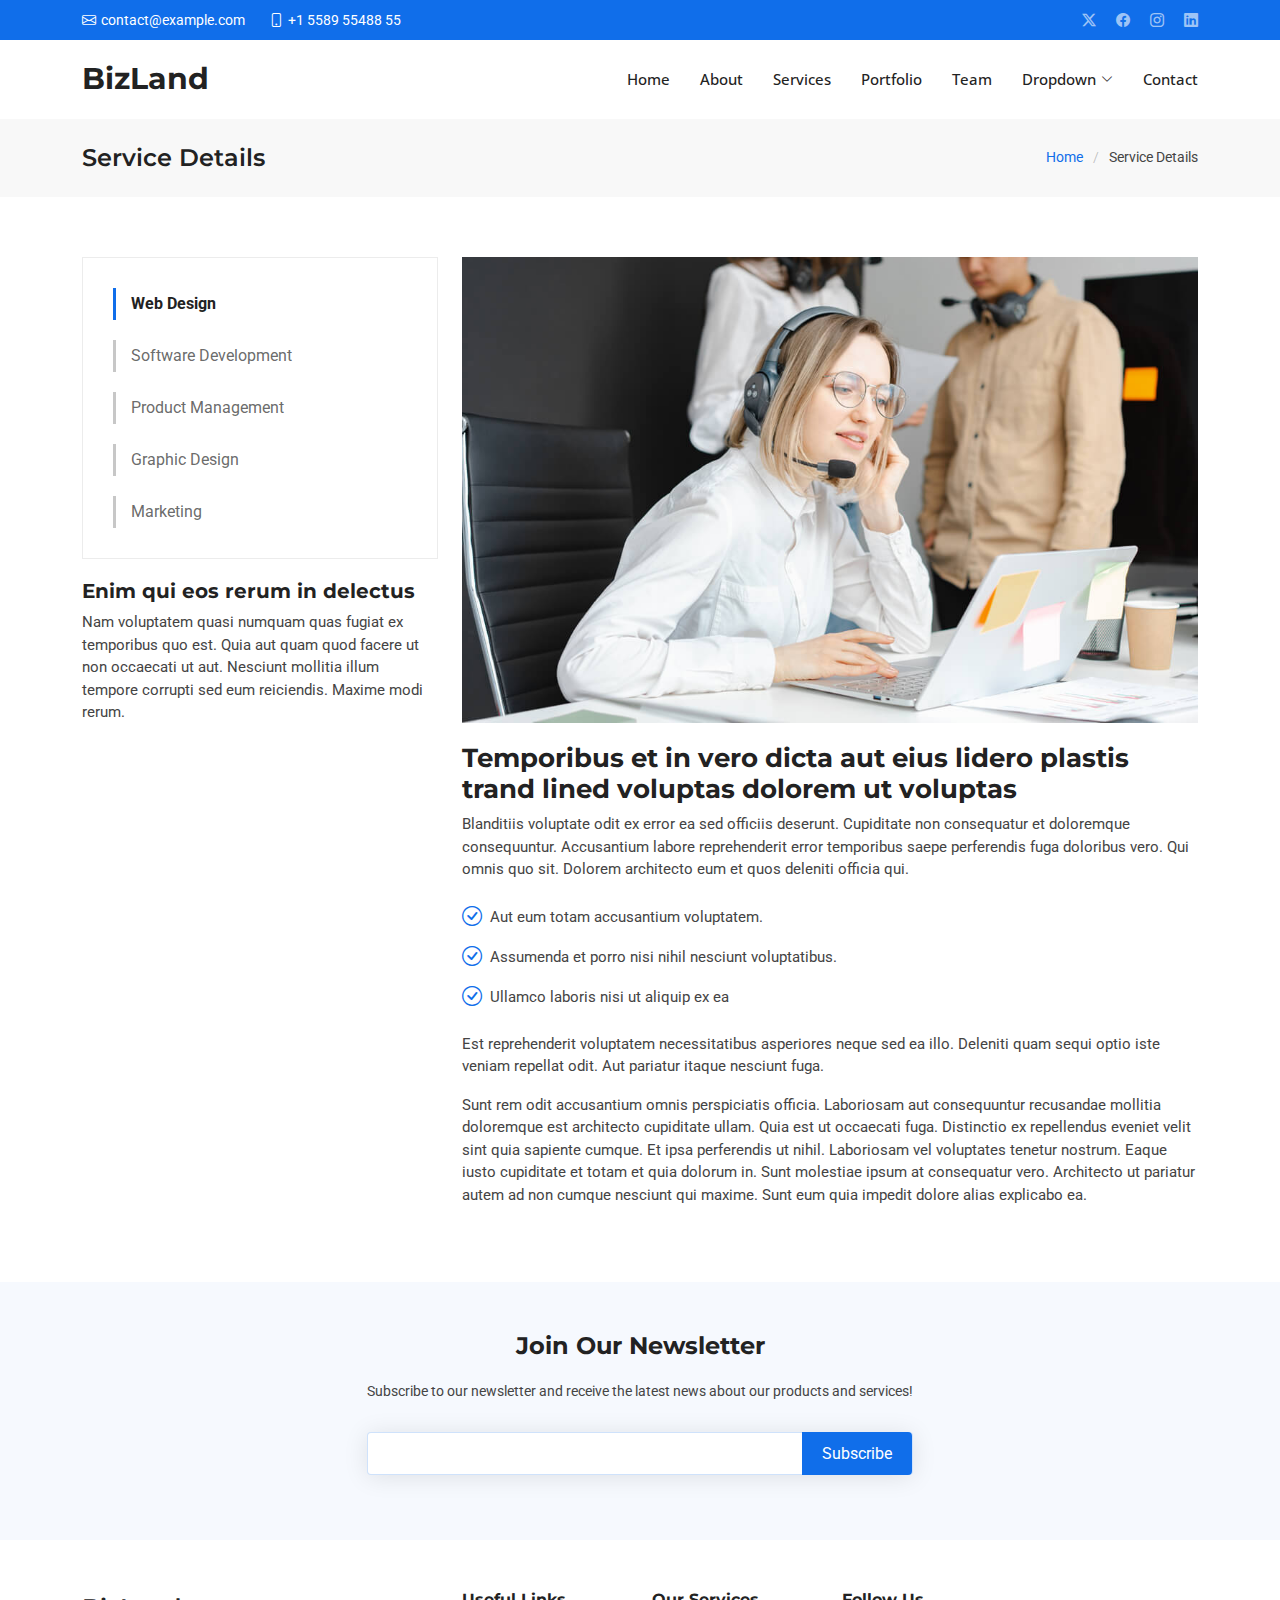
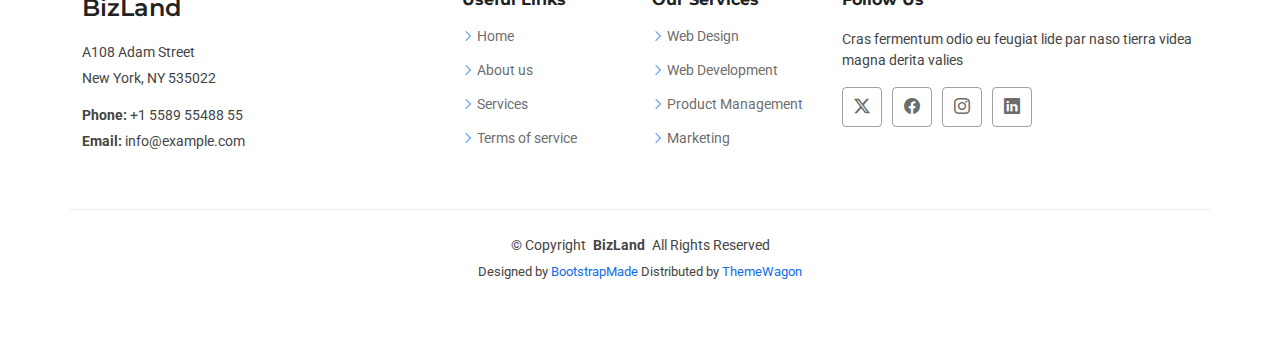
<file: работна/source/Bizland/service-details.html>
<!DOCTYPE html>
<html lang="en">

<head>
  <meta charset="utf-8">
  <meta content="width=device-width, initial-scale=1.0" name="viewport">
  <title>Service Details - BizLand Bootstrap Template</title>
  <meta name="description" content="">
  <meta name="keywords" content="">

  <!-- Favicons -->
  <link href="assets/img/favicon.png" rel="icon">
  <link href="assets/img/apple-touch-icon.png" rel="apple-touch-icon">

  <!-- Fonts -->
  <link href="https://fonts.googleapis.com" rel="preconnect">
  <link href="https://fonts.gstatic.com" rel="preconnect" crossorigin>
  <link href="https://fonts.googleapis.com/css2?family=Roboto:ital,wght@0,100;0,300;0,400;0,500;0,700;0,900;1,100;1,300;1,400;1,500;1,700;1,900&family=Open+Sans:ital,wght@0,300;0,400;0,500;0,600;0,700;0,800;1,300;1,400;1,500;1,600;1,700;1,800&family=Montserrat:ital,wght@0,100;0,200;0,300;0,400;0,500;0,600;0,700;0,800;0,900;1,100;1,200;1,300;1,400;1,500;1,600;1,700;1,800;1,900&display=swap" rel="stylesheet">

  <!-- Vendor CSS Files -->
  <link href="assets/vendor/bootstrap/css/bootstrap.min.css" rel="stylesheet">
  <link href="assets/vendor/bootstrap-icons/bootstrap-icons.css" rel="stylesheet">
  <link href="assets/vendor/aos/aos.css" rel="stylesheet">
  <link href="assets/vendor/glightbox/css/glightbox.min.css" rel="stylesheet">
  <link href="assets/vendor/swiper/swiper-bundle.min.css" rel="stylesheet">

  <!-- Main CSS File -->
  <link href="assets/css/main.css" rel="stylesheet">

  <!-- =======================================================
  * Template Name: BizLand
  * Template URL: https://bootstrapmade.com/bizland-bootstrap-business-template/
  * Updated: Aug 07 2024 with Bootstrap v5.3.3
  * Author: BootstrapMade.com
  * License: https://bootstrapmade.com/license/
  ======================================================== -->
</head>

<body class="service-details-page">

  <header id="header" class="header sticky-top">

    <div class="topbar d-flex align-items-center">
      <div class="container d-flex justify-content-center justify-content-md-between">
        <div class="contact-info d-flex align-items-center">
          <i class="bi bi-envelope d-flex align-items-center"><a href="mailto:contact@example.com">contact@example.com</a></i>
          <i class="bi bi-phone d-flex align-items-center ms-4"><span>+1 5589 55488 55</span></i>
        </div>
        <div class="social-links d-none d-md-flex align-items-center">
          <a href="#" class="twitter"><i class="bi bi-twitter-x"></i></a>
          <a href="#" class="facebook"><i class="bi bi-facebook"></i></a>
          <a href="#" class="instagram"><i class="bi bi-instagram"></i></a>
          <a href="#" class="linkedin"><i class="bi bi-linkedin"></i></a>
        </div>
      </div>
    </div><!-- End Top Bar -->

    <div class="branding d-flex align-items-cente">

      <div class="container position-relative d-flex align-items-center justify-content-between">
        <a href="index.html" class="logo d-flex align-items-center">
          <!-- Uncomment the line below if you also wish to use an image logo -->
          <!-- <img src="assets/img/logo.png" alt=""> -->
          <h1 class="sitename">BizLand</h1>
        </a>

        <nav id="navmenu" class="navmenu">
          <ul>
            <li><a href="#hero">Home</a></li>
            <li><a href="#about">About</a></li>
            <li><a href="#services">Services</a></li>
            <li><a href="#portfolio">Portfolio</a></li>
            <li><a href="#team">Team</a></li>
            <li class="dropdown"><a href="#"><span>Dropdown</span> <i class="bi bi-chevron-down toggle-dropdown"></i></a>
              <ul>
                <li><a href="#">Dropdown 1</a></li>
                <li class="dropdown"><a href="#"><span>Deep Dropdown</span> <i class="bi bi-chevron-down toggle-dropdown"></i></a>
                  <ul>
                    <li><a href="#">Deep Dropdown 1</a></li>
                    <li><a href="#">Deep Dropdown 2</a></li>
                    <li><a href="#">Deep Dropdown 3</a></li>
                    <li><a href="#">Deep Dropdown 4</a></li>
                    <li><a href="#">Deep Dropdown 5</a></li>
                  </ul>
                </li>
                <li><a href="#">Dropdown 2</a></li>
                <li><a href="#">Dropdown 3</a></li>
                <li><a href="#">Dropdown 4</a></li>
              </ul>
            </li>
            <li><a href="#contact">Contact</a></li>
          </ul>
          <i class="mobile-nav-toggle d-xl-none bi bi-list"></i>
        </nav>

      </div>

    </div>

  </header>

  <main class="main">

    <!-- Page Title -->
    <div class="page-title" data-aos="fade">
      <div class="container d-lg-flex justify-content-between align-items-center">
        <h1 class="mb-2 mb-lg-0">Service Details</h1>
        <nav class="breadcrumbs">
          <ol>
            <li><a href="index.html">Home</a></li>
            <li class="current">Service Details</li>
          </ol>
        </nav>
      </div>
    </div><!-- End Page Title -->

    <!-- Service Details Section -->
    <section id="service-details" class="service-details section">

      <div class="container">

        <div class="row gy-4">

          <div class="col-lg-4" data-aos="fade-up" data-aos-delay="100">
            <div class="services-list">
              <a href="#" class="active">Web Design</a>
              <a href="#">Software Development</a>
              <a href="#">Product Management</a>
              <a href="#">Graphic Design</a>
              <a href="#">Marketing</a>
            </div>

            <h4>Enim qui eos rerum in delectus</h4>
            <p>Nam voluptatem quasi numquam quas fugiat ex temporibus quo est. Quia aut quam quod facere ut non occaecati ut aut. Nesciunt mollitia illum tempore corrupti sed eum reiciendis. Maxime modi rerum.</p>
          </div>

          <div class="col-lg-8" data-aos="fade-up" data-aos-delay="200">
            <img src="assets/img/services.jpg" alt="" class="img-fluid services-img">
            <h3>Temporibus et in vero dicta aut eius lidero plastis trand lined voluptas dolorem ut voluptas</h3>
            <p>
              Blanditiis voluptate odit ex error ea sed officiis deserunt. Cupiditate non consequatur et doloremque consequuntur. Accusantium labore reprehenderit error temporibus saepe perferendis fuga doloribus vero. Qui omnis quo sit. Dolorem architecto eum et quos deleniti officia qui.
            </p>
            <ul>
              <li><i class="bi bi-check-circle"></i> <span>Aut eum totam accusantium voluptatem.</span></li>
              <li><i class="bi bi-check-circle"></i> <span>Assumenda et porro nisi nihil nesciunt voluptatibus.</span></li>
              <li><i class="bi bi-check-circle"></i> <span>Ullamco laboris nisi ut aliquip ex ea</span></li>
            </ul>
            <p>
              Est reprehenderit voluptatem necessitatibus asperiores neque sed ea illo. Deleniti quam sequi optio iste veniam repellat odit. Aut pariatur itaque nesciunt fuga.
            </p>
            <p>
              Sunt rem odit accusantium omnis perspiciatis officia. Laboriosam aut consequuntur recusandae mollitia doloremque est architecto cupiditate ullam. Quia est ut occaecati fuga. Distinctio ex repellendus eveniet velit sint quia sapiente cumque. Et ipsa perferendis ut nihil. Laboriosam vel voluptates tenetur nostrum. Eaque iusto cupiditate et totam et quia dolorum in. Sunt molestiae ipsum at consequatur vero. Architecto ut pariatur autem ad non cumque nesciunt qui maxime. Sunt eum quia impedit dolore alias explicabo ea.
            </p>
          </div>

        </div>

      </div>

    </section><!-- /Service Details Section -->

  </main>

  <footer id="footer" class="footer">

    <div class="footer-newsletter">
      <div class="container">
        <div class="row justify-content-center text-center">
          <div class="col-lg-6">
            <h4>Join Our Newsletter</h4>
            <p>Subscribe to our newsletter and receive the latest news about our products and services!</p>
            <form action="forms/newsletter.php" method="post" class="php-email-form">
              <div class="newsletter-form"><input type="email" name="email"><input type="submit" value="Subscribe"></div>
              <div class="loading">Loading</div>
              <div class="error-message"></div>
              <div class="sent-message">Your subscription request has been sent. Thank you!</div>
            </form>
          </div>
        </div>
      </div>
    </div>

    <div class="container footer-top">
      <div class="row gy-4">
        <div class="col-lg-4 col-md-6 footer-about">
          <a href="index.html" class="d-flex align-items-center">
            <span class="sitename">BizLand</span>
          </a>
          <div class="footer-contact pt-3">
            <p>A108 Adam Street</p>
            <p>New York, NY 535022</p>
            <p class="mt-3"><strong>Phone:</strong> <span>+1 5589 55488 55</span></p>
            <p><strong>Email:</strong> <span>info@example.com</span></p>
          </div>
        </div>

        <div class="col-lg-2 col-md-3 footer-links">
          <h4>Useful Links</h4>
          <ul>
            <li><i class="bi bi-chevron-right"></i> <a href="#">Home</a></li>
            <li><i class="bi bi-chevron-right"></i> <a href="#">About us</a></li>
            <li><i class="bi bi-chevron-right"></i> <a href="#">Services</a></li>
            <li><i class="bi bi-chevron-right"></i> <a href="#">Terms of service</a></li>
          </ul>
        </div>

        <div class="col-lg-2 col-md-3 footer-links">
          <h4>Our Services</h4>
          <ul>
            <li><i class="bi bi-chevron-right"></i> <a href="#">Web Design</a></li>
            <li><i class="bi bi-chevron-right"></i> <a href="#">Web Development</a></li>
            <li><i class="bi bi-chevron-right"></i> <a href="#">Product Management</a></li>
            <li><i class="bi bi-chevron-right"></i> <a href="#">Marketing</a></li>
          </ul>
        </div>

        <div class="col-lg-4 col-md-12">
          <h4>Follow Us</h4>
          <p>Cras fermentum odio eu feugiat lide par naso tierra videa magna derita valies</p>
          <div class="social-links d-flex">
            <a href=""><i class="bi bi-twitter-x"></i></a>
            <a href=""><i class="bi bi-facebook"></i></a>
            <a href=""><i class="bi bi-instagram"></i></a>
            <a href=""><i class="bi bi-linkedin"></i></a>
          </div>
        </div>

      </div>
    </div>

    <div class="container copyright text-center mt-4">
      <p>© <span>Copyright</span> <strong class="px-1 sitename">BizLand</strong> <span>All Rights Reserved</span></p>
      <div class="credits">
        <!-- All the links in the footer should remain intact. -->
        <!-- You can delete the links only if you've purchased the pro version. -->
        <!-- Licensing information: https://bootstrapmade.com/license/ -->
        <!-- Purchase the pro version with working PHP/AJAX contact form: [buy-url] -->
        Designed by <a href="https://bootstrapmade.com/">BootstrapMade</a> Distributed by <a href=“https://themewagon.com>ThemeWagon
      </div>
    </div>

  </footer>

  <!-- Scroll Top -->
  <a href="#" id="scroll-top" class="scroll-top d-flex align-items-center justify-content-center"><i class="bi bi-arrow-up-short"></i></a>

  <!-- Preloader -->
  <div id="preloader">
    <div></div>
    <div></div>
    <div></div>
    <div></div>
  </div>

  <!-- Vendor JS Files -->
  <script src="assets/vendor/bootstrap/js/bootstrap.bundle.min.js"></script>
  <script src="assets/vendor/php-email-form/validate.js"></script>
  <script src="assets/vendor/aos/aos.js"></script>
  <script src="assets/vendor/glightbox/js/glightbox.min.js"></script>
  <script src="assets/vendor/waypoints/noframework.waypoints.js"></script>
  <script src="assets/vendor/purecounter/purecounter_vanilla.js"></script>
  <script src="assets/vendor/swiper/swiper-bundle.min.js"></script>
  <script src="assets/vendor/imagesloaded/imagesloaded.pkgd.min.js"></script>
  <script src="assets/vendor/isotope-layout/isotope.pkgd.min.js"></script>

  <!-- Main JS File -->
  <script src="assets/js/main.js"></script>

</body>

</html>
</file>
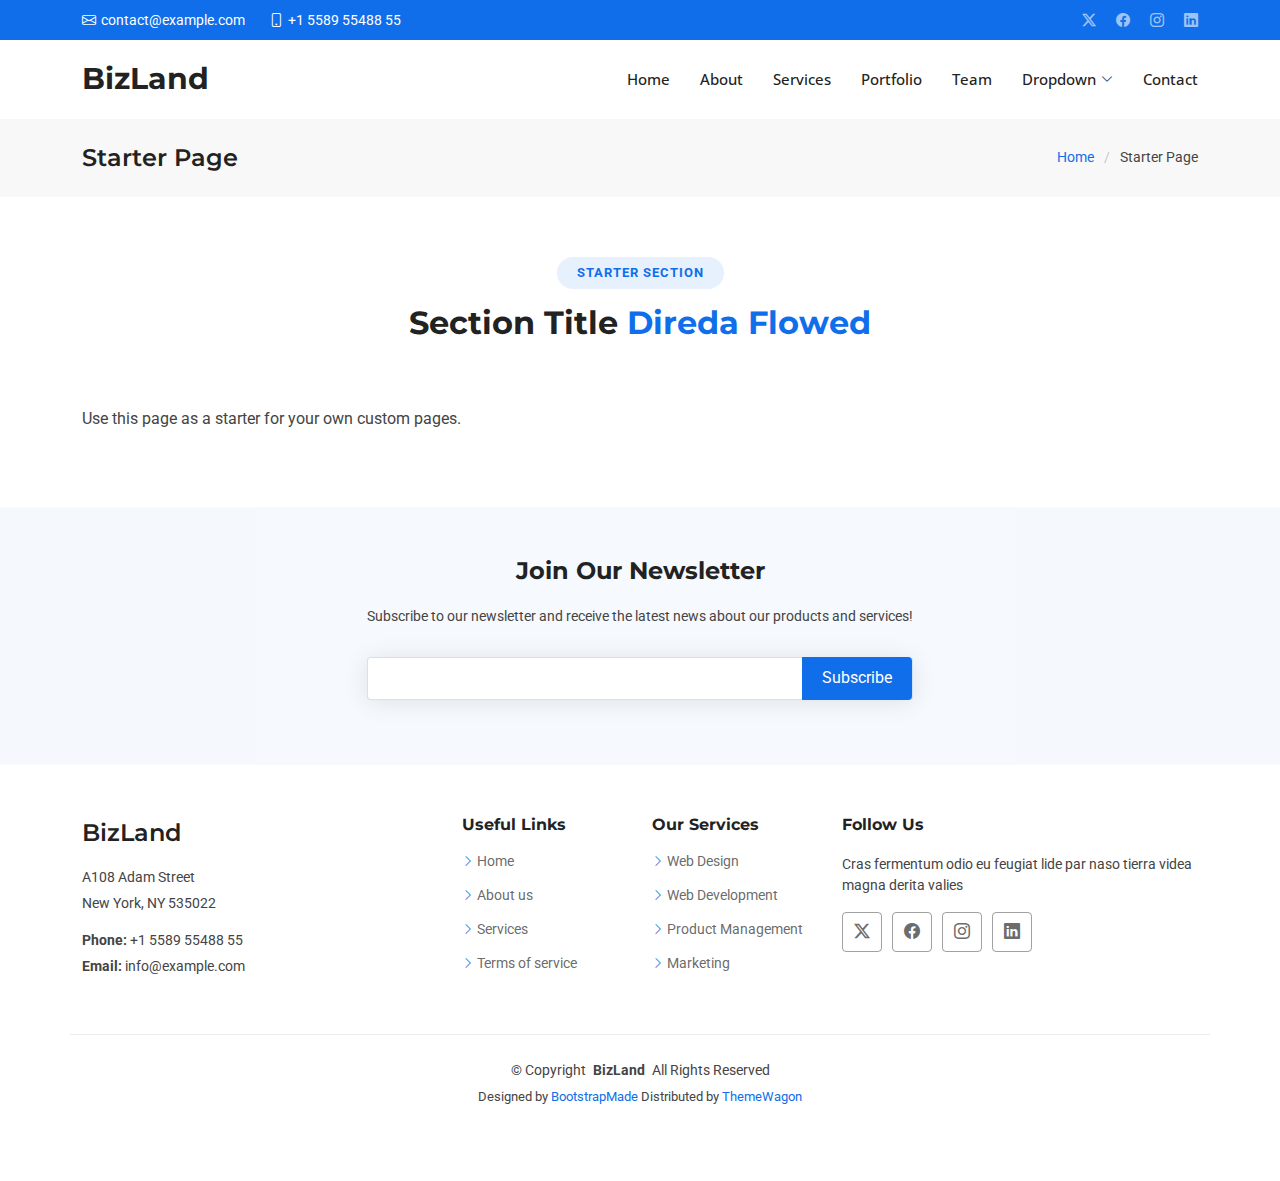
<file: работна/source/Bizland/starter-page.html>
<!DOCTYPE html>
<html lang="en">

<head>
  <meta charset="utf-8">
  <meta content="width=device-width, initial-scale=1.0" name="viewport">
  <title>Starter Page - BizLand Bootstrap Template</title>
  <meta name="description" content="">
  <meta name="keywords" content="">

  <!-- Favicons -->
  <link href="assets/img/favicon.png" rel="icon">
  <link href="assets/img/apple-touch-icon.png" rel="apple-touch-icon">

  <!-- Fonts -->
  <link href="https://fonts.googleapis.com" rel="preconnect">
  <link href="https://fonts.gstatic.com" rel="preconnect" crossorigin>
  <link href="https://fonts.googleapis.com/css2?family=Roboto:ital,wght@0,100;0,300;0,400;0,500;0,700;0,900;1,100;1,300;1,400;1,500;1,700;1,900&family=Open+Sans:ital,wght@0,300;0,400;0,500;0,600;0,700;0,800;1,300;1,400;1,500;1,600;1,700;1,800&family=Montserrat:ital,wght@0,100;0,200;0,300;0,400;0,500;0,600;0,700;0,800;0,900;1,100;1,200;1,300;1,400;1,500;1,600;1,700;1,800;1,900&display=swap" rel="stylesheet">

  <!-- Vendor CSS Files -->
  <link href="assets/vendor/bootstrap/css/bootstrap.min.css" rel="stylesheet">
  <link href="assets/vendor/bootstrap-icons/bootstrap-icons.css" rel="stylesheet">
  <link href="assets/vendor/aos/aos.css" rel="stylesheet">
  <link href="assets/vendor/glightbox/css/glightbox.min.css" rel="stylesheet">
  <link href="assets/vendor/swiper/swiper-bundle.min.css" rel="stylesheet">

  <!-- Main CSS File -->
  <link href="assets/css/main.css" rel="stylesheet">

  <!-- =======================================================
  * Template Name: BizLand
  * Template URL: https://bootstrapmade.com/bizland-bootstrap-business-template/
  * Updated: Aug 07 2024 with Bootstrap v5.3.3
  * Author: BootstrapMade.com
  * License: https://bootstrapmade.com/license/
  ======================================================== -->
</head>

<body class="starter-page-page">

  <header id="header" class="header sticky-top">

    <div class="topbar d-flex align-items-center">
      <div class="container d-flex justify-content-center justify-content-md-between">
        <div class="contact-info d-flex align-items-center">
          <i class="bi bi-envelope d-flex align-items-center"><a href="mailto:contact@example.com">contact@example.com</a></i>
          <i class="bi bi-phone d-flex align-items-center ms-4"><span>+1 5589 55488 55</span></i>
        </div>
        <div class="social-links d-none d-md-flex align-items-center">
          <a href="#" class="twitter"><i class="bi bi-twitter-x"></i></a>
          <a href="#" class="facebook"><i class="bi bi-facebook"></i></a>
          <a href="#" class="instagram"><i class="bi bi-instagram"></i></a>
          <a href="#" class="linkedin"><i class="bi bi-linkedin"></i></a>
        </div>
      </div>
    </div><!-- End Top Bar -->

    <div class="branding d-flex align-items-cente">

      <div class="container position-relative d-flex align-items-center justify-content-between">
        <a href="index.html" class="logo d-flex align-items-center">
          <!-- Uncomment the line below if you also wish to use an image logo -->
          <!-- <img src="assets/img/logo.png" alt=""> -->
          <h1 class="sitename">BizLand</h1>
        </a>

        <nav id="navmenu" class="navmenu">
          <ul>
            <li><a href="#hero">Home</a></li>
            <li><a href="#about">About</a></li>
            <li><a href="#services">Services</a></li>
            <li><a href="#portfolio">Portfolio</a></li>
            <li><a href="#team">Team</a></li>
            <li class="dropdown"><a href="#"><span>Dropdown</span> <i class="bi bi-chevron-down toggle-dropdown"></i></a>
              <ul>
                <li><a href="#">Dropdown 1</a></li>
                <li class="dropdown"><a href="#"><span>Deep Dropdown</span> <i class="bi bi-chevron-down toggle-dropdown"></i></a>
                  <ul>
                    <li><a href="#">Deep Dropdown 1</a></li>
                    <li><a href="#">Deep Dropdown 2</a></li>
                    <li><a href="#">Deep Dropdown 3</a></li>
                    <li><a href="#">Deep Dropdown 4</a></li>
                    <li><a href="#">Deep Dropdown 5</a></li>
                  </ul>
                </li>
                <li><a href="#">Dropdown 2</a></li>
                <li><a href="#">Dropdown 3</a></li>
                <li><a href="#">Dropdown 4</a></li>
              </ul>
            </li>
            <li><a href="#contact">Contact</a></li>
          </ul>
          <i class="mobile-nav-toggle d-xl-none bi bi-list"></i>
        </nav>

      </div>

    </div>

  </header>

  <main class="main">

    <!-- Page Title -->
    <div class="page-title" data-aos="fade">
      <div class="container d-lg-flex justify-content-between align-items-center">
        <h1 class="mb-2 mb-lg-0">Starter Page</h1>
        <nav class="breadcrumbs">
          <ol>
            <li><a href="index.html">Home</a></li>
            <li class="current">Starter Page</li>
          </ol>
        </nav>
      </div>
    </div><!-- End Page Title -->

    <!-- Starter Section  -->
    <section id="starter-section" class="starter-section section">

      <!-- Section Title -->
      <div class="container section-title" data-aos="fade-up">
        <h2>Starter Section</h2>
        <p><span>Section Title</span> <span class="description-title">Direda Flowed</span></p>
      </div><!-- End Section Title -->

      <div class="container" data-aos="fade-up">
        <p>Use this page as a starter for your own custom pages.</p>
      </div>

    </section><!-- /Starter Section -->

  </main>

  <footer id="footer" class="footer">

    <div class="footer-newsletter">
      <div class="container">
        <div class="row justify-content-center text-center">
          <div class="col-lg-6">
            <h4>Join Our Newsletter</h4>
            <p>Subscribe to our newsletter and receive the latest news about our products and services!</p>
            <form action="forms/newsletter.php" method="post" class="php-email-form">
              <div class="newsletter-form"><input type="email" name="email"><input type="submit" value="Subscribe"></div>
              <div class="loading">Loading</div>
              <div class="error-message"></div>
              <div class="sent-message">Your subscription request has been sent. Thank you!</div>
            </form>
          </div>
        </div>
      </div>
    </div>

    <div class="container footer-top">
      <div class="row gy-4">
        <div class="col-lg-4 col-md-6 footer-about">
          <a href="index.html" class="d-flex align-items-center">
            <span class="sitename">BizLand</span>
          </a>
          <div class="footer-contact pt-3">
            <p>A108 Adam Street</p>
            <p>New York, NY 535022</p>
            <p class="mt-3"><strong>Phone:</strong> <span>+1 5589 55488 55</span></p>
            <p><strong>Email:</strong> <span>info@example.com</span></p>
          </div>
        </div>

        <div class="col-lg-2 col-md-3 footer-links">
          <h4>Useful Links</h4>
          <ul>
            <li><i class="bi bi-chevron-right"></i> <a href="#">Home</a></li>
            <li><i class="bi bi-chevron-right"></i> <a href="#">About us</a></li>
            <li><i class="bi bi-chevron-right"></i> <a href="#">Services</a></li>
            <li><i class="bi bi-chevron-right"></i> <a href="#">Terms of service</a></li>
          </ul>
        </div>

        <div class="col-lg-2 col-md-3 footer-links">
          <h4>Our Services</h4>
          <ul>
            <li><i class="bi bi-chevron-right"></i> <a href="#">Web Design</a></li>
            <li><i class="bi bi-chevron-right"></i> <a href="#">Web Development</a></li>
            <li><i class="bi bi-chevron-right"></i> <a href="#">Product Management</a></li>
            <li><i class="bi bi-chevron-right"></i> <a href="#">Marketing</a></li>
          </ul>
        </div>

        <div class="col-lg-4 col-md-12">
          <h4>Follow Us</h4>
          <p>Cras fermentum odio eu feugiat lide par naso tierra videa magna derita valies</p>
          <div class="social-links d-flex">
            <a href=""><i class="bi bi-twitter-x"></i></a>
            <a href=""><i class="bi bi-facebook"></i></a>
            <a href=""><i class="bi bi-instagram"></i></a>
            <a href=""><i class="bi bi-linkedin"></i></a>
          </div>
        </div>

      </div>
    </div>

    <div class="container copyright text-center mt-4">
      <p>© <span>Copyright</span> <strong class="px-1 sitename">BizLand</strong> <span>All Rights Reserved</span></p>
      <div class="credits">
        <!-- All the links in the footer should remain intact. -->
        <!-- You can delete the links only if you've purchased the pro version. -->
        <!-- Licensing information: https://bootstrapmade.com/license/ -->
        <!-- Purchase the pro version with working PHP/AJAX contact form: [buy-url] -->
        Designed by <a href="https://bootstrapmade.com/">BootstrapMade</a> Distributed by <a href=“https://themewagon.com>ThemeWagon
      </div>
    </div>

  </footer>

  <!-- Scroll Top -->
  <a href="#" id="scroll-top" class="scroll-top d-flex align-items-center justify-content-center"><i class="bi bi-arrow-up-short"></i></a>

  <!-- Preloader -->
  <div id="preloader">
    <div></div>
    <div></div>
    <div></div>
    <div></div>
  </div>

  <!-- Vendor JS Files -->
  <script src="assets/vendor/bootstrap/js/bootstrap.bundle.min.js"></script>
  <script src="assets/vendor/php-email-form/validate.js"></script>
  <script src="assets/vendor/aos/aos.js"></script>
  <script src="assets/vendor/glightbox/js/glightbox.min.js"></script>
  <script src="assets/vendor/waypoints/noframework.waypoints.js"></script>
  <script src="assets/vendor/purecounter/purecounter_vanilla.js"></script>
  <script src="assets/vendor/swiper/swiper-bundle.min.js"></script>
  <script src="assets/vendor/imagesloaded/imagesloaded.pkgd.min.js"></script>
  <script src="assets/vendor/isotope-layout/isotope.pkgd.min.js"></script>

  <!-- Main JS File -->
  <script src="assets/js/main.js"></script>

</body>

</html>
</file>
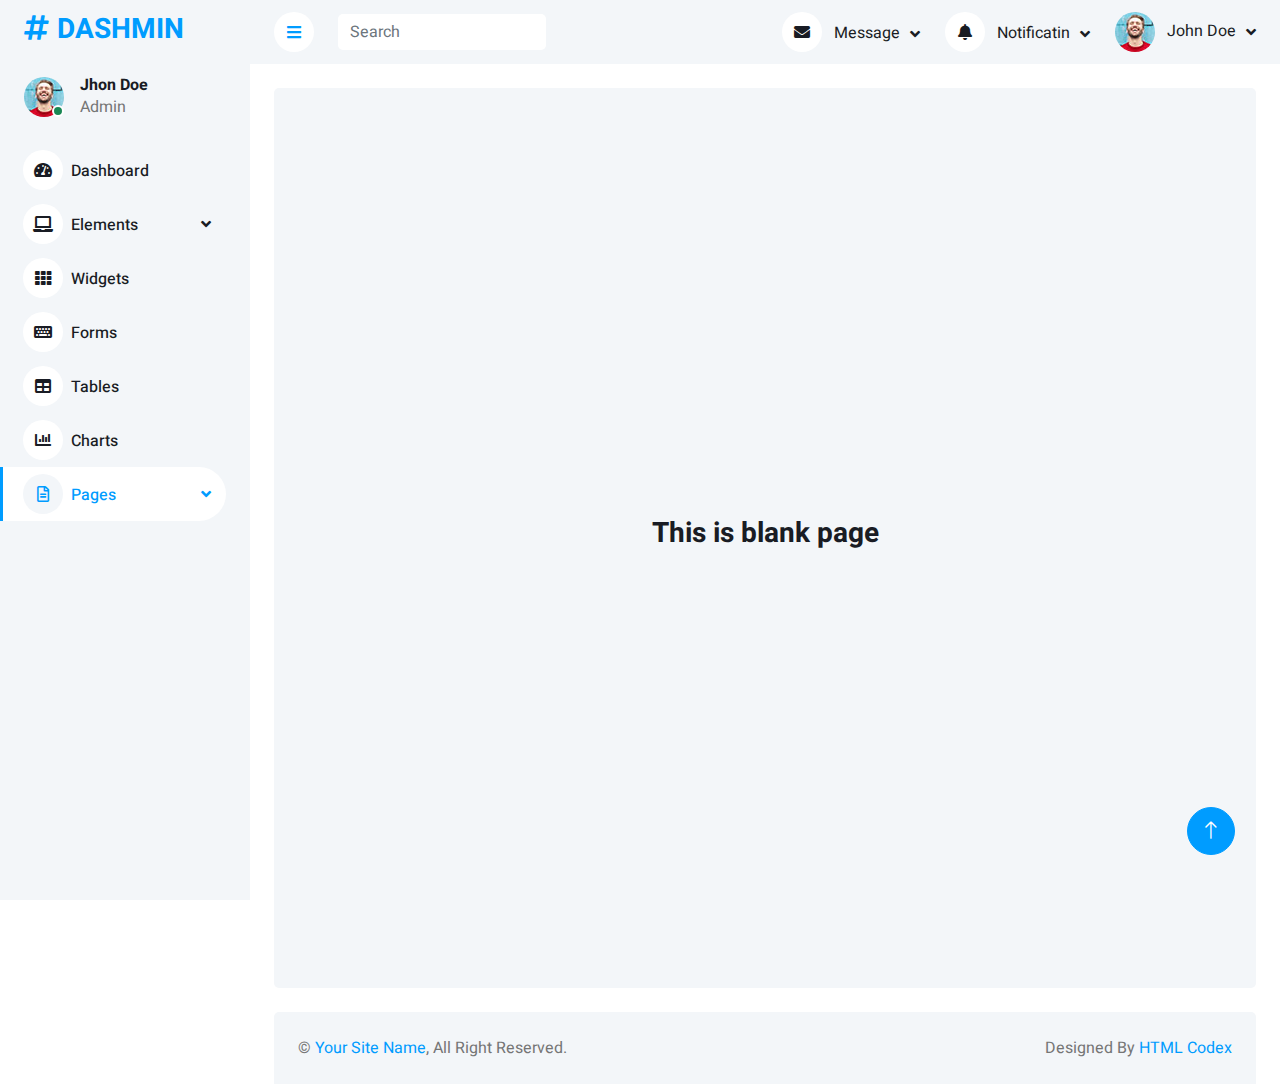
<file: работна/source/dashmin/blank.html>
<!DOCTYPE html>
<html lang="en">

<head>
    <meta charset="utf-8">
    <title>DASHMIN - Bootstrap Admin Template</title>
    <meta content="width=device-width, initial-scale=1.0" name="viewport">
    <meta content="" name="keywords">
    <meta content="" name="description">

    <!-- Favicon -->
    <link href="img/favicon.ico" rel="icon">

    <!-- Google Web Fonts -->
    <link rel="preconnect" href="https://fonts.googleapis.com">
    <link rel="preconnect" href="https://fonts.gstatic.com" crossorigin>
    <link href="https://fonts.googleapis.com/css2?family=Heebo:wght@400;500;600;700&display=swap" rel="stylesheet">
    
    <!-- Icon Font Stylesheet -->
    <link href="https://cdnjs.cloudflare.com/ajax/libs/font-awesome/5.10.0/css/all.min.css" rel="stylesheet">
    <link href="https://cdn.jsdelivr.net/npm/bootstrap-icons@1.4.1/font/bootstrap-icons.css" rel="stylesheet">

    <!-- Libraries Stylesheet -->
    <link href="lib/owlcarousel/assets/owl.carousel.min.css" rel="stylesheet">
    <link href="lib/tempusdominus/css/tempusdominus-bootstrap-4.min.css" rel="stylesheet" />

    <!-- Customized Bootstrap Stylesheet -->
    <link href="css/bootstrap.min.css" rel="stylesheet">

    <!-- Template Stylesheet -->
    <link href="css/style.css" rel="stylesheet">
</head>

<body>
    <div class="container-xxl position-relative bg-white d-flex p-0">
        <!-- Spinner Start -->
        <div id="spinner" class="show bg-white position-fixed translate-middle w-100 vh-100 top-50 start-50 d-flex align-items-center justify-content-center">
            <div class="spinner-border text-primary" style="width: 3rem; height: 3rem;" role="status">
                <span class="sr-only">Loading...</span>
            </div>
        </div>
        <!-- Spinner End -->


        <!-- Sidebar Start -->
        <div class="sidebar pe-4 pb-3">
            <nav class="navbar bg-light navbar-light">
                <a href="index.html" class="navbar-brand mx-4 mb-3">
                    <h3 class="text-primary"><i class="fa fa-hashtag me-2"></i>DASHMIN</h3>
                </a>
                <div class="d-flex align-items-center ms-4 mb-4">
                    <div class="position-relative">
                        <img class="rounded-circle" src="img/user.jpg" alt="" style="width: 40px; height: 40px;">
                        <div class="bg-success rounded-circle border border-2 border-white position-absolute end-0 bottom-0 p-1"></div>
                    </div>
                    <div class="ms-3">
                        <h6 class="mb-0">Jhon Doe</h6>
                        <span>Admin</span>
                    </div>
                </div>
                <div class="navbar-nav w-100">
                    <a href="index.html" class="nav-item nav-link"><i class="fa fa-tachometer-alt me-2"></i>Dashboard</a>
                    <div class="nav-item dropdown">
                        <a href="#" class="nav-link dropdown-toggle" data-bs-toggle="dropdown"><i class="fa fa-laptop me-2"></i>Elements</a>
                        <div class="dropdown-menu bg-transparent border-0">
                            <a href="button.html" class="dropdown-item">Buttons</a>
                            <a href="typography.html" class="dropdown-item">Typography</a>
                            <a href="element.html" class="dropdown-item">Other Elements</a>
                        </div>
                    </div>
                    <a href="widget.html" class="nav-item nav-link"><i class="fa fa-th me-2"></i>Widgets</a>
                    <a href="form.html" class="nav-item nav-link"><i class="fa fa-keyboard me-2"></i>Forms</a>
                    <a href="table.html" class="nav-item nav-link"><i class="fa fa-table me-2"></i>Tables</a>
                    <a href="chart.html" class="nav-item nav-link"><i class="fa fa-chart-bar me-2"></i>Charts</a>
                    <div class="nav-item dropdown">
                        <a href="#" class="nav-link dropdown-toggle active" data-bs-toggle="dropdown"><i class="far fa-file-alt me-2"></i>Pages</a>
                        <div class="dropdown-menu bg-transparent border-0">
                            <a href="signin.html" class="dropdown-item">Sign In</a>
                            <a href="signup.html" class="dropdown-item">Sign Up</a>
                            <a href="404.html" class="dropdown-item">404 Error</a>
                            <a href="blank.html" class="dropdown-item active">Blank Page</a>
                        </div>
                    </div>
                </div>
            </nav>
        </div>
        <!-- Sidebar End -->


        <!-- Content Start -->
        <div class="content">
            <!-- Navbar Start -->
            <nav class="navbar navbar-expand bg-light navbar-light sticky-top px-4 py-0">
                <a href="index.html" class="navbar-brand d-flex d-lg-none me-4">
                    <h2 class="text-primary mb-0"><i class="fa fa-hashtag"></i></h2>
                </a>
                <a href="#" class="sidebar-toggler flex-shrink-0">
                    <i class="fa fa-bars"></i>
                </a>
                <form class="d-none d-md-flex ms-4">
                    <input class="form-control border-0" type="search" placeholder="Search">
                </form>
                <div class="navbar-nav align-items-center ms-auto">
                    <div class="nav-item dropdown">
                        <a href="#" class="nav-link dropdown-toggle" data-bs-toggle="dropdown">
                            <i class="fa fa-envelope me-lg-2"></i>
                            <span class="d-none d-lg-inline-flex">Message</span>
                        </a>
                        <div class="dropdown-menu dropdown-menu-end bg-light border-0 rounded-0 rounded-bottom m-0">
                            <a href="#" class="dropdown-item">
                                <div class="d-flex align-items-center">
                                    <img class="rounded-circle" src="img/user.jpg" alt="" style="width: 40px; height: 40px;">
                                    <div class="ms-2">
                                        <h6 class="fw-normal mb-0">Jhon send you a message</h6>
                                        <small>15 minutes ago</small>
                                    </div>
                                </div>
                            </a>
                            <hr class="dropdown-divider">
                            <a href="#" class="dropdown-item">
                                <div class="d-flex align-items-center">
                                    <img class="rounded-circle" src="img/user.jpg" alt="" style="width: 40px; height: 40px;">
                                    <div class="ms-2">
                                        <h6 class="fw-normal mb-0">Jhon send you a message</h6>
                                        <small>15 minutes ago</small>
                                    </div>
                                </div>
                            </a>
                            <hr class="dropdown-divider">
                            <a href="#" class="dropdown-item">
                                <div class="d-flex align-items-center">
                                    <img class="rounded-circle" src="img/user.jpg" alt="" style="width: 40px; height: 40px;">
                                    <div class="ms-2">
                                        <h6 class="fw-normal mb-0">Jhon send you a message</h6>
                                        <small>15 minutes ago</small>
                                    </div>
                                </div>
                            </a>
                            <hr class="dropdown-divider">
                            <a href="#" class="dropdown-item text-center">See all message</a>
                        </div>
                    </div>
                    <div class="nav-item dropdown">
                        <a href="#" class="nav-link dropdown-toggle" data-bs-toggle="dropdown">
                            <i class="fa fa-bell me-lg-2"></i>
                            <span class="d-none d-lg-inline-flex">Notificatin</span>
                        </a>
                        <div class="dropdown-menu dropdown-menu-end bg-light border-0 rounded-0 rounded-bottom m-0">
                            <a href="#" class="dropdown-item">
                                <h6 class="fw-normal mb-0">Profile updated</h6>
                                <small>15 minutes ago</small>
                            </a>
                            <hr class="dropdown-divider">
                            <a href="#" class="dropdown-item">
                                <h6 class="fw-normal mb-0">New user added</h6>
                                <small>15 minutes ago</small>
                            </a>
                            <hr class="dropdown-divider">
                            <a href="#" class="dropdown-item">
                                <h6 class="fw-normal mb-0">Password changed</h6>
                                <small>15 minutes ago</small>
                            </a>
                            <hr class="dropdown-divider">
                            <a href="#" class="dropdown-item text-center">See all notifications</a>
                        </div>
                    </div>
                    <div class="nav-item dropdown">
                        <a href="#" class="nav-link dropdown-toggle" data-bs-toggle="dropdown">
                            <img class="rounded-circle me-lg-2" src="img/user.jpg" alt="" style="width: 40px; height: 40px;">
                            <span class="d-none d-lg-inline-flex">John Doe</span>
                        </a>
                        <div class="dropdown-menu dropdown-menu-end bg-light border-0 rounded-0 rounded-bottom m-0">
                            <a href="#" class="dropdown-item">My Profile</a>
                            <a href="#" class="dropdown-item">Settings</a>
                            <a href="#" class="dropdown-item">Log Out</a>
                        </div>
                    </div>
                </div>
            </nav>
            <!-- Navbar End -->


            <!-- Blank Start -->
            <div class="container-fluid pt-4 px-4">
                <div class="row vh-100 bg-light rounded align-items-center justify-content-center mx-0">
                    <div class="col-md-6 text-center">
                        <h3>This is blank page</h3>
                    </div>
                </div>
            </div>
            <!-- Blank End -->


            <!-- Footer Start -->
            <div class="container-fluid pt-4 px-4">
                <div class="bg-light rounded-top p-4">
                    <div class="row">
                        <div class="col-12 col-sm-6 text-center text-sm-start">
                            &copy; <a href="#">Your Site Name</a>, All Right Reserved. 
                        </div>
                        <div class="col-12 col-sm-6 text-center text-sm-end">
                            <!--/*** This template is free as long as you keep the footer author’s credit link/attribution link/backlink. If you'd like to use the template without the footer author’s credit link/attribution link/backlink, you can purchase the Credit Removal License from "https://htmlcodex.com/credit-removal". Thank you for your support. ***/-->
                            Designed By <a href="https://htmlcodex.com">HTML Codex</a>
                        </div>
                    </div>
                </div>
            </div>
            <!-- Footer End -->
        </div>
        <!-- Content End -->


        <!-- Back to Top -->
        <a href="#" class="btn btn-lg btn-primary btn-lg-square back-to-top"><i class="bi bi-arrow-up"></i></a>
    </div>

    <!-- JavaScript Libraries -->
    <script src="https://code.jquery.com/jquery-3.4.1.min.js"></script>
    <script src="https://cdn.jsdelivr.net/npm/bootstrap@5.0.0/dist/js/bootstrap.bundle.min.js"></script>
    <script src="lib/chart/chart.min.js"></script>
    <script src="lib/easing/easing.min.js"></script>
    <script src="lib/waypoints/waypoints.min.js"></script>
    <script src="lib/owlcarousel/owl.carousel.min.js"></script>
    <script src="lib/tempusdominus/js/moment.min.js"></script>
    <script src="lib/tempusdominus/js/moment-timezone.min.js"></script>
    <script src="lib/tempusdominus/js/tempusdominus-bootstrap-4.min.js"></script>

    <!-- Template Javascript -->
    <script src="js/main.js"></script>
</body>

</html>
</file>
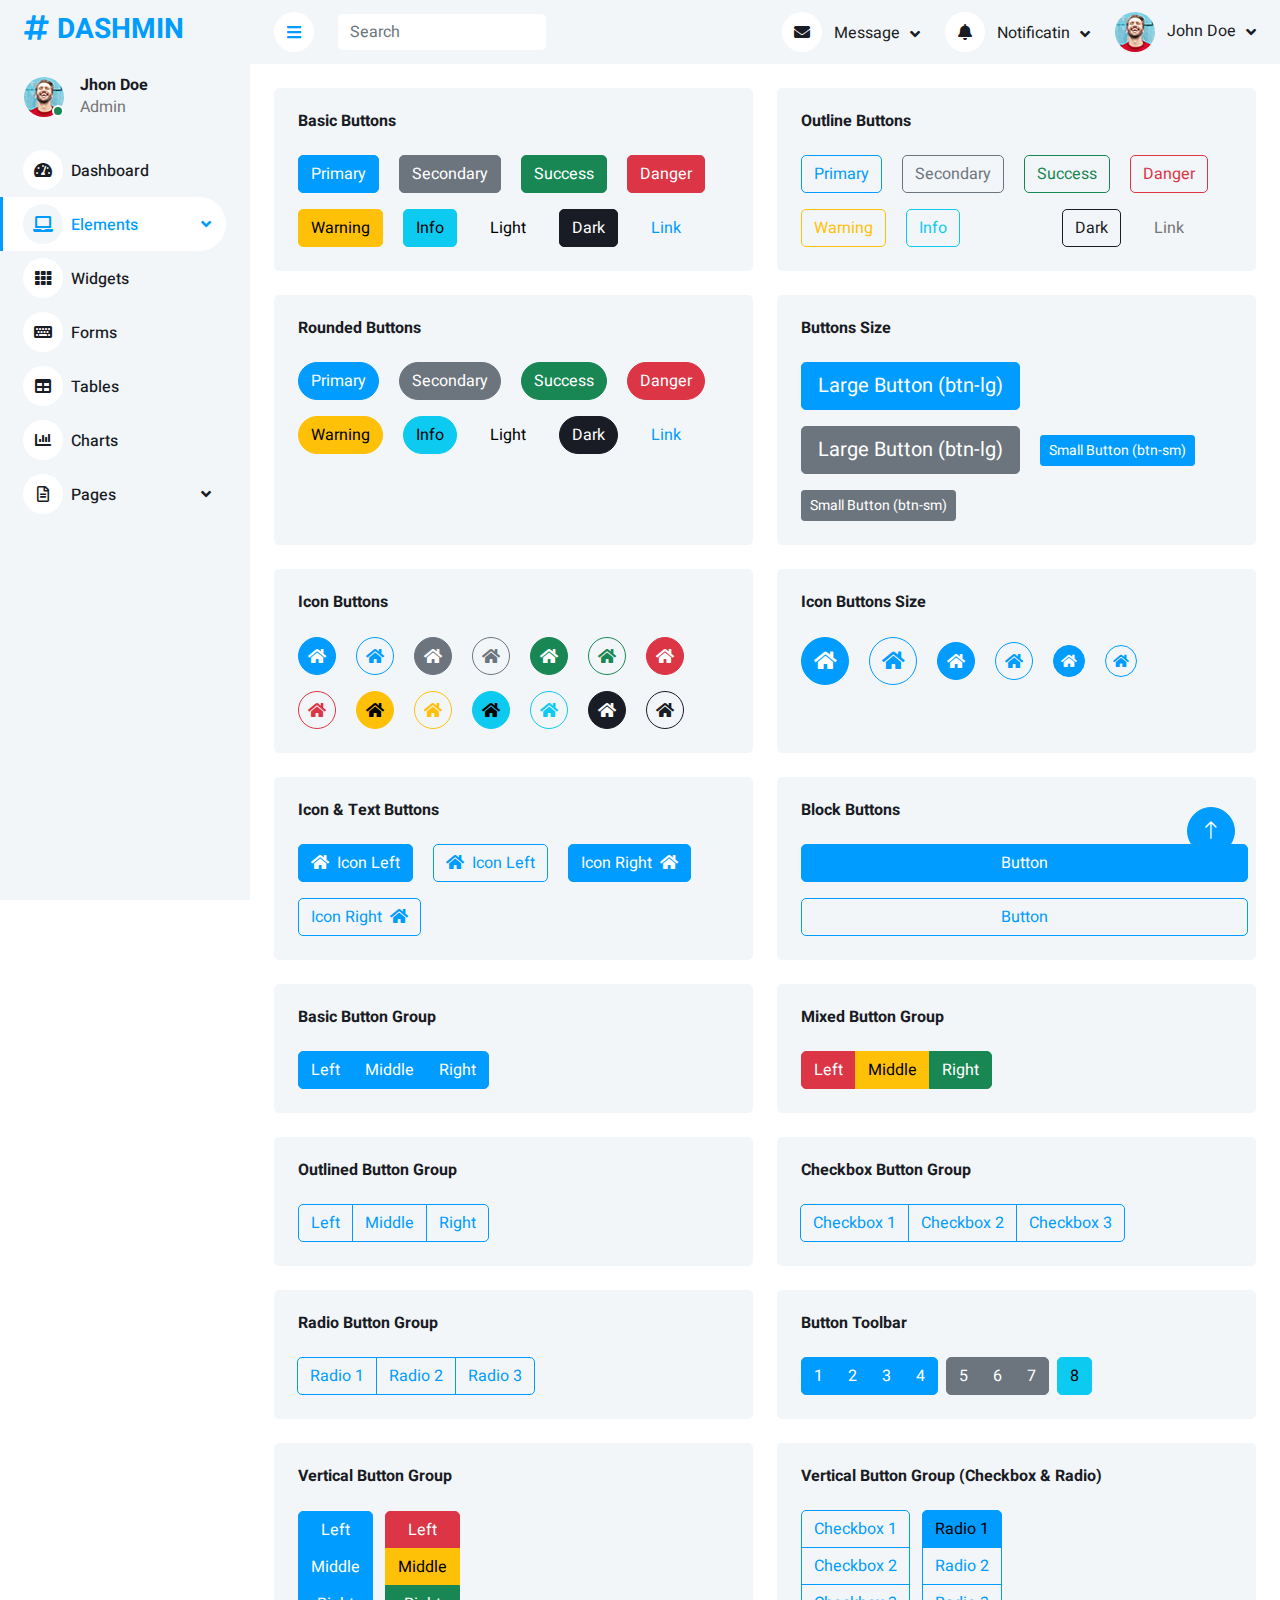
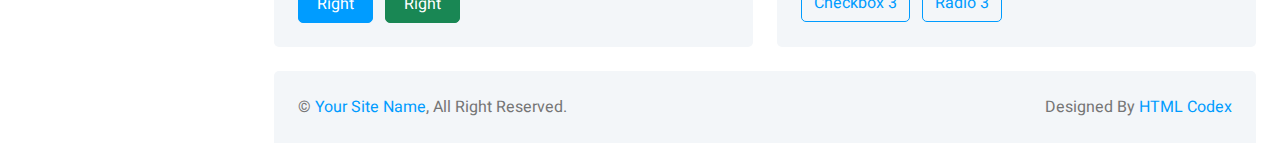
<file: работна/source/dashmin/button.html>
<!DOCTYPE html>
<html lang="en">

<head>
    <meta charset="utf-8">
    <title>DASHMIN - Bootstrap Admin Template</title>
    <meta content="width=device-width, initial-scale=1.0" name="viewport">
    <meta content="" name="keywords">
    <meta content="" name="description">

    <!-- Favicon -->
    <link href="img/favicon.ico" rel="icon">

    <!-- Google Web Fonts -->
    <link rel="preconnect" href="https://fonts.googleapis.com">
    <link rel="preconnect" href="https://fonts.gstatic.com" crossorigin>
    <link href="https://fonts.googleapis.com/css2?family=Heebo:wght@400;500;600;700&display=swap" rel="stylesheet">
    
    <!-- Icon Font Stylesheet -->
    <link href="https://cdnjs.cloudflare.com/ajax/libs/font-awesome/5.10.0/css/all.min.css" rel="stylesheet">
    <link href="https://cdn.jsdelivr.net/npm/bootstrap-icons@1.4.1/font/bootstrap-icons.css" rel="stylesheet">

    <!-- Libraries Stylesheet -->
    <link href="lib/owlcarousel/assets/owl.carousel.min.css" rel="stylesheet">
    <link href="lib/tempusdominus/css/tempusdominus-bootstrap-4.min.css" rel="stylesheet" />

    <!-- Customized Bootstrap Stylesheet -->
    <link href="css/bootstrap.min.css" rel="stylesheet">

    <!-- Template Stylesheet -->
    <link href="css/style.css" rel="stylesheet">
</head>

<body>
    <div class="container-xxl position-relative bg-white d-flex p-0">
        <!-- Spinner Start -->
        <div id="spinner" class="show bg-white position-fixed translate-middle w-100 vh-100 top-50 start-50 d-flex align-items-center justify-content-center">
            <div class="spinner-border text-primary" style="width: 3rem; height: 3rem;" role="status">
                <span class="sr-only">Loading...</span>
            </div>
        </div>
        <!-- Spinner End -->


        <!-- Sidebar Start -->
        <div class="sidebar pe-4 pb-3">
            <nav class="navbar bg-light navbar-light">
                <a href="index.html" class="navbar-brand mx-4 mb-3">
                    <h3 class="text-primary"><i class="fa fa-hashtag me-2"></i>DASHMIN</h3>
                </a>
                <div class="d-flex align-items-center ms-4 mb-4">
                    <div class="position-relative">
                        <img class="rounded-circle" src="img/user.jpg" alt="" style="width: 40px; height: 40px;">
                        <div class="bg-success rounded-circle border border-2 border-white position-absolute end-0 bottom-0 p-1"></div>
                    </div>
                    <div class="ms-3">
                        <h6 class="mb-0">Jhon Doe</h6>
                        <span>Admin</span>
                    </div>
                </div>
                <div class="navbar-nav w-100">
                    <a href="index.html" class="nav-item nav-link"><i class="fa fa-tachometer-alt me-2"></i>Dashboard</a>
                    <div class="nav-item dropdown">
                        <a href="#" class="nav-link dropdown-toggle active" data-bs-toggle="dropdown"><i class="fa fa-laptop me-2"></i>Elements</a>
                        <div class="dropdown-menu bg-transparent border-0">
                            <a href="button.html" class="dropdown-item active">Buttons</a>
                            <a href="typography.html" class="dropdown-item">Typography</a>
                            <a href="element.html" class="dropdown-item">Other Elements</a>
                        </div>
                    </div>
                    <a href="widget.html" class="nav-item nav-link"><i class="fa fa-th me-2"></i>Widgets</a>
                    <a href="form.html" class="nav-item nav-link"><i class="fa fa-keyboard me-2"></i>Forms</a>
                    <a href="table.html" class="nav-item nav-link"><i class="fa fa-table me-2"></i>Tables</a>
                    <a href="chart.html" class="nav-item nav-link"><i class="fa fa-chart-bar me-2"></i>Charts</a>
                    <div class="nav-item dropdown">
                        <a href="#" class="nav-link dropdown-toggle" data-bs-toggle="dropdown"><i class="far fa-file-alt me-2"></i>Pages</a>
                        <div class="dropdown-menu bg-transparent border-0">
                            <a href="signin.html" class="dropdown-item">Sign In</a>
                            <a href="signup.html" class="dropdown-item">Sign Up</a>
                            <a href="404.html" class="dropdown-item">404 Error</a>
                            <a href="blank.html" class="dropdown-item">Blank Page</a>
                        </div>
                    </div>
                </div>
            </nav>
        </div>
        <!-- Sidebar End -->


        <!-- Content Start -->
        <div class="content">
            <!-- Navbar Start -->
            <nav class="navbar navbar-expand bg-light navbar-light sticky-top px-4 py-0">
                <a href="index.html" class="navbar-brand d-flex d-lg-none me-4">
                    <h2 class="text-primary mb-0"><i class="fa fa-hashtag"></i></h2>
                </a>
                <a href="#" class="sidebar-toggler flex-shrink-0">
                    <i class="fa fa-bars"></i>
                </a>
                <form class="d-none d-md-flex ms-4">
                    <input class="form-control border-0" type="search" placeholder="Search">
                </form>
                <div class="navbar-nav align-items-center ms-auto">
                    <div class="nav-item dropdown">
                        <a href="#" class="nav-link dropdown-toggle" data-bs-toggle="dropdown">
                            <i class="fa fa-envelope me-lg-2"></i>
                            <span class="d-none d-lg-inline-flex">Message</span>
                        </a>
                        <div class="dropdown-menu dropdown-menu-end bg-light border-0 rounded-0 rounded-bottom m-0">
                            <a href="#" class="dropdown-item">
                                <div class="d-flex align-items-center">
                                    <img class="rounded-circle" src="img/user.jpg" alt="" style="width: 40px; height: 40px;">
                                    <div class="ms-2">
                                        <h6 class="fw-normal mb-0">Jhon send you a message</h6>
                                        <small>15 minutes ago</small>
                                    </div>
                                </div>
                            </a>
                            <hr class="dropdown-divider">
                            <a href="#" class="dropdown-item">
                                <div class="d-flex align-items-center">
                                    <img class="rounded-circle" src="img/user.jpg" alt="" style="width: 40px; height: 40px;">
                                    <div class="ms-2">
                                        <h6 class="fw-normal mb-0">Jhon send you a message</h6>
                                        <small>15 minutes ago</small>
                                    </div>
                                </div>
                            </a>
                            <hr class="dropdown-divider">
                            <a href="#" class="dropdown-item">
                                <div class="d-flex align-items-center">
                                    <img class="rounded-circle" src="img/user.jpg" alt="" style="width: 40px; height: 40px;">
                                    <div class="ms-2">
                                        <h6 class="fw-normal mb-0">Jhon send you a message</h6>
                                        <small>15 minutes ago</small>
                                    </div>
                                </div>
                            </a>
                            <hr class="dropdown-divider">
                            <a href="#" class="dropdown-item text-center">See all message</a>
                        </div>
                    </div>
                    <div class="nav-item dropdown">
                        <a href="#" class="nav-link dropdown-toggle" data-bs-toggle="dropdown">
                            <i class="fa fa-bell me-lg-2"></i>
                            <span class="d-none d-lg-inline-flex">Notificatin</span>
                        </a>
                        <div class="dropdown-menu dropdown-menu-end bg-light border-0 rounded-0 rounded-bottom m-0">
                            <a href="#" class="dropdown-item">
                                <h6 class="fw-normal mb-0">Profile updated</h6>
                                <small>15 minutes ago</small>
                            </a>
                            <hr class="dropdown-divider">
                            <a href="#" class="dropdown-item">
                                <h6 class="fw-normal mb-0">New user added</h6>
                                <small>15 minutes ago</small>
                            </a>
                            <hr class="dropdown-divider">
                            <a href="#" class="dropdown-item">
                                <h6 class="fw-normal mb-0">Password changed</h6>
                                <small>15 minutes ago</small>
                            </a>
                            <hr class="dropdown-divider">
                            <a href="#" class="dropdown-item text-center">See all notifications</a>
                        </div>
                    </div>
                    <div class="nav-item dropdown">
                        <a href="#" class="nav-link dropdown-toggle" data-bs-toggle="dropdown">
                            <img class="rounded-circle me-lg-2" src="img/user.jpg" alt="" style="width: 40px; height: 40px;">
                            <span class="d-none d-lg-inline-flex">John Doe</span>
                        </a>
                        <div class="dropdown-menu dropdown-menu-end bg-light border-0 rounded-0 rounded-bottom m-0">
                            <a href="#" class="dropdown-item">My Profile</a>
                            <a href="#" class="dropdown-item">Settings</a>
                            <a href="#" class="dropdown-item">Log Out</a>
                        </div>
                    </div>
                </div>
            </nav>
            <!-- Navbar End -->


            <!-- Button Start -->
            <div class="container-fluid pt-4 px-4">
                <div class="row g-4">
                    <div class="col-sm-12 col-xl-6">
                        <div class="bg-light rounded h-100 p-4">
                            <h6 class="mb-4">Basic Buttons</h6>
                            <div class="m-n2">
                                <button type="button" class="btn btn-primary m-2">Primary</button>
                                <button type="button" class="btn btn-secondary m-2">Secondary</button>
                                <button type="button" class="btn btn-success m-2">Success</button>
                                <button type="button" class="btn btn-danger m-2">Danger</button>
                                <button type="button" class="btn btn-warning m-2">Warning</button>
                                <button type="button" class="btn btn-info m-2">Info</button>
                                <button type="button" class="btn btn-light m-2">Light</button>
                                <button type="button" class="btn btn-dark m-2">Dark</button>
                                <button type="button" class="btn btn-link m-2">Link</button>
                            </div>
                        </div>
                    </div>
                    <div class="col-sm-12 col-xl-6">
                        <div class="bg-light rounded h-100 p-4">
                            <h6 class="mb-4">Outline Buttons</h6>
                            <div class="m-n2">
                                <button type="button" class="btn btn-outline-primary m-2">Primary</button>
                                <button type="button" class="btn btn-outline-secondary m-2">Secondary</button>
                                <button type="button" class="btn btn-outline-success m-2">Success</button>
                                <button type="button" class="btn btn-outline-danger m-2">Danger</button>
                                <button type="button" class="btn btn-outline-warning m-2">Warning</button>
                                <button type="button" class="btn btn-outline-info m-2">Info</button>
                                <button type="button" class="btn btn-outline-light m-2">Light</button>
                                <button type="button" class="btn btn-outline-dark m-2">Dark</button>
                                <button type="button" class="btn btn-outline-link m-2">Link</button>
                            </div>
                        </div>
                    </div>
                    <div class="col-sm-12 col-xl-6">
                        <div class="bg-light rounded h-100 p-4">
                            <h6 class="mb-4">Rounded Buttons</h6>
                            <div class="m-n2">
                                <button type="button" class="btn btn-primary rounded-pill m-2">Primary</button>
                                <button type="button" class="btn btn-secondary rounded-pill m-2">Secondary</button>
                                <button type="button" class="btn btn-success rounded-pill m-2">Success</button>
                                <button type="button" class="btn btn-danger rounded-pill m-2">Danger</button>
                                <button type="button" class="btn btn-warning rounded-pill m-2">Warning</button>
                                <button type="button" class="btn btn-info rounded-pill m-2">Info</button>
                                <button type="button" class="btn btn-light rounded-pill m-2">Light</button>
                                <button type="button" class="btn btn-dark rounded-pill m-2">Dark</button>
                                <button type="button" class="btn btn-link rounded-pill m-2">Link</button>
                            </div>
                        </div>
                    </div>
                    <div class="col-sm-12 col-xl-6">
                        <div class="bg-light rounded h-100 p-4">
                            <h6 class="mb-4">Buttons Size</h6>
                            <div class="m-n2">
                                <button type="button" class="btn btn-lg btn-primary m-2">Large Button (btn-lg)</button>
                                <button type="button" class="btn btn-lg btn-secondary m-2">Large Button (btn-lg)</button>
                                <button type="button" class="btn btn-sm btn-primary m-2">Small Button (btn-sm)</button>
                                <button type="button" class="btn btn-sm btn-secondary m-2">Small Button (btn-sm)</button>
                            </div>
                        </div>
                    </div>
                    <div class="col-sm-12 col-xl-6">
                        <div class="bg-light rounded h-100 p-4">
                            <h6 class="mb-4">Icon Buttons</h6>
                            <div class="m-n2">
                                <button type="button" class="btn btn-square btn-primary m-2"><i class="fa fa-home"></i></button>
                                <button type="button" class="btn btn-square btn-outline-primary m-2"><i class="fa fa-home"></i></button>
                                <button type="button" class="btn btn-square btn-secondary m-2"><i class="fa fa-home"></i></button>
                                <button type="button" class="btn btn-square btn-outline-secondary m-2"><i class="fa fa-home"></i></button>
                                <button type="button" class="btn btn-square btn-success m-2"><i class="fa fa-home"></i></button>
                                <button type="button" class="btn btn-square btn-outline-success m-2"><i class="fa fa-home"></i></button>
                                <button type="button" class="btn btn-square btn-danger m-2"><i class="fa fa-home"></i></button>
                                <button type="button" class="btn btn-square btn-outline-danger m-2"><i class="fa fa-home"></i></button>
                                <button type="button" class="btn btn-square btn-warning m-2"><i class="fa fa-home"></i></button>
                                <button type="button" class="btn btn-square btn-outline-warning m-2"><i class="fa fa-home"></i></button>
                                <button type="button" class="btn btn-square btn-info m-2"><i class="fa fa-home"></i></button>
                                <button type="button" class="btn btn-square btn-outline-info m-2"><i class="fa fa-home"></i></button>
                                <button type="button" class="btn btn-square btn-dark m-2"><i class="fa fa-home"></i></button>
                                <button type="button" class="btn btn-square btn-outline-dark m-2"><i class="fa fa-home"></i></button>
                            </div>
                        </div>
                    </div>
                    <div class="col-sm-12 col-xl-6">
                        <div class="bg-light rounded h-100 p-4">
                            <h6 class="mb-4">Icon Buttons Size</h6>
                            <div class="m-n2">
                                <button type="button" class="btn btn-lg btn-lg-square btn-primary m-2"><i class="fa fa-home"></i></button>
                                <button type="button" class="btn btn-lg btn-lg-square btn-outline-primary m-2"><i class="fa fa-home"></i></button>
                                <button type="button" class="btn btn-square btn-primary m-2"><i class="fa fa-home"></i></button>
                                <button type="button" class="btn btn-square btn-outline-primary m-2"><i class="fa fa-home"></i></button>
                                <button type="button" class="btn btn-sm btn-sm-square btn-primary m-2"><i class="fa fa-home"></i></button>
                                <button type="button" class="btn btn-sm btn-sm-square btn-outline-primary m-2"><i class="fa fa-home"></i></button>
                            </div>
                        </div>
                    </div>
                    <div class="col-sm-12 col-xl-6">
                        <div class="bg-light rounded h-100 p-4">
                            <h6 class="mb-4">Icon & Text Buttons</h6>
                            <div class="m-n2">
                                <button type="button" class="btn btn-primary m-2"><i class="fa fa-home me-2"></i>Icon Left</button>
                                <button type="button" class="btn btn-outline-primary m-2"><i class="fa fa-home me-2"></i>Icon Left</button>
                                <button type="button" class="btn btn-primary m-2">Icon Right<i class="fa fa-home ms-2"></i></button>
                                <button type="button" class="btn btn-outline-primary m-2">Icon Right<i class="fa fa-home ms-2"></i></button>
                            </div>
                        </div>
                    </div>
                    <div class="col-sm-12 col-xl-6">
                        <div class="bg-light rounded h-100 p-4">
                            <h6 class="mb-4">Block Buttons</h6>
                            <div class="m-n2">
                                <button class="btn btn-primary w-100 m-2" type="button">Button</button>
                                <button class="btn btn-outline-primary w-100 m-2" type="button">Button</button>
                            </div>
                        </div>
                    </div>
                    <div class="col-sm-12 col-xl-6">
                        <div class="bg-light rounded h-100 p-4">
                            <h6 class="mb-4">Basic Button Group</h6>
                            <div class="btn-group" role="group">
                                <button type="button" class="btn btn-primary">Left</button>
                                <button type="button" class="btn btn-primary">Middle</button>
                                <button type="button" class="btn btn-primary">Right</button>
                            </div>
                        </div>
                    </div>
                    <div class="col-sm-12 col-xl-6">
                        <div class="bg-light rounded h-100 p-4">
                            <h6 class="mb-4">Mixed Button Group</h6>
                            <div class="btn-group" role="group">
                                <button type="button" class="btn btn-danger">Left</button>
                                <button type="button" class="btn btn-warning">Middle</button>
                                <button type="button" class="btn btn-success">Right</button>
                            </div>
                        </div>
                    </div>
                    <div class="col-sm-12 col-xl-6">
                        <div class="bg-light rounded h-100 p-4">
                            <h6 class="mb-4">Outlined Button Group</h6>
                            <div class="btn-group" role="group">
                                <button type="button" class="btn btn-outline-primary">Left</button>
                                <button type="button" class="btn btn-outline-primary">Middle</button>
                                <button type="button" class="btn btn-outline-primary">Right</button>
                            </div>
                        </div>
                    </div>
                    <div class="col-sm-12 col-xl-6">
                        <div class="bg-light rounded h-100 p-4">
                            <h6 class="mb-4">Checkbox Button Group</h6>
                            <div class="btn-group" role="group">
                                <input type="checkbox" class="btn-check" id="btncheck1" autocomplete="off">
                                <label class="btn btn-outline-primary" for="btncheck1">Checkbox 1</label>

                                <input type="checkbox" class="btn-check" id="btncheck2" autocomplete="off">
                                <label class="btn btn-outline-primary" for="btncheck2">Checkbox 2</label>

                                <input type="checkbox" class="btn-check" id="btncheck3" autocomplete="off">
                                <label class="btn btn-outline-primary" for="btncheck3">Checkbox 3</label>
                            </div>
                        </div>
                    </div>
                    <div class="col-sm-12 col-xl-6">
                        <div class="bg-light rounded h-100 p-4">
                            <h6 class="mb-4">Radio Button Group</h6>
                            <div class="btn-group" role="group">
                                <input type="radio" class="btn-check" name="btnradio" id="btnradio1" autocomplete="off"
                                    checked>
                                <label class="btn btn-outline-primary" for="btnradio1">Radio 1</label>

                                <input type="radio" class="btn-check" name="btnradio" id="btnradio2" autocomplete="off">
                                <label class="btn btn-outline-primary" for="btnradio2">Radio 2</label>

                                <input type="radio" class="btn-check" name="btnradio" id="btnradio3" autocomplete="off">
                                <label class="btn btn-outline-primary" for="btnradio3">Radio 3</label>
                            </div>
                        </div>
                    </div>
                    <div class="col-sm-12 col-xl-6">
                        <div class="bg-light rounded h-100 p-4">
                            <h6 class="mb-4">Button Toolbar</h6>
                            <div class="btn-toolbar" role="toolbar">
                                <div class="btn-group me-2" role="group" aria-label="First group">
                                    <button type="button" class="btn btn-primary">1</button>
                                    <button type="button" class="btn btn-primary">2</button>
                                    <button type="button" class="btn btn-primary">3</button>
                                    <button type="button" class="btn btn-primary">4</button>
                                </div>
                                <div class="btn-group me-2" role="group" aria-label="Second group">
                                    <button type="button" class="btn btn-secondary">5</button>
                                    <button type="button" class="btn btn-secondary">6</button>
                                    <button type="button" class="btn btn-secondary">7</button>
                                </div>
                                <div class="btn-group" role="group" aria-label="Third group">
                                    <button type="button" class="btn btn-info">8</button>
                                </div>
                            </div>
                        </div>
                    </div>
                    <div class="col-sm-12 col-xl-6">
                        <div class="bg-light rounded h-100 p-4">
                            <h6 class="mb-4">Vertical Button Group</h6>
                            <div class="btn-group-vertical me-2" role="group">
                                <button type="button" class="btn btn-primary">Left</button>
                                <button type="button" class="btn btn-primary">Middle</button>
                                <button type="button" class="btn btn-primary">Right</button>
                            </div>
                            <div class="btn-group-vertical" role="group">
                                <button type="button" class="btn btn-danger">Left</button>
                                <button type="button" class="btn btn-warning">Middle</button>
                                <button type="button" class="btn btn-success">Right</button>
                            </div>
                        </div>
                    </div>
                    <div class="col-sm-12 col-xl-6">
                        <div class="bg-light rounded h-100 p-4">
                            <h6 class="mb-4">Vertical Button Group (Checkbox & Radio)</h6>
                            <div class="btn-group-vertical me-2" role="group">
                                <input type="checkbox" class="btn-check" id="btncheck1" autocomplete="off">
                                <label class="btn btn-outline-primary" for="btncheck1">Checkbox 1</label>

                                <input type="checkbox" class="btn-check" id="btncheck2" autocomplete="off">
                                <label class="btn btn-outline-primary" for="btncheck2">Checkbox 2</label>

                                <input type="checkbox" class="btn-check" id="btncheck3" autocomplete="off">
                                <label class="btn btn-outline-primary" for="btncheck3">Checkbox 3</label>
                            </div>
                            <div class="btn-group-vertical" role="group">
                                <input type="radio" class="btn-check" name="btnradio" id="btnradio1" autocomplete="off"
                                    checked>
                                <label class="btn btn-outline-primary" for="btnradio1">Radio 1</label>

                                <input type="radio" class="btn-check" name="btnradio" id="btnradio2" autocomplete="off">
                                <label class="btn btn-outline-primary" for="btnradio2">Radio 2</label>

                                <input type="radio" class="btn-check" name="btnradio" id="btnradio3" autocomplete="off">
                                <label class="btn btn-outline-primary" for="btnradio3">Radio 3</label>
                            </div>
                        </div>
                    </div>
                </div>
            </div>
            <!-- Button End -->


            <!-- Footer Start -->
            <div class="container-fluid pt-4 px-4">
                <div class="bg-light rounded-top p-4">
                    <div class="row">
                        <div class="col-12 col-sm-6 text-center text-sm-start">
                            &copy; <a href="#">Your Site Name</a>, All Right Reserved. 
                        </div>
                        <div class="col-12 col-sm-6 text-center text-sm-end">
                            <!--/*** This template is free as long as you keep the footer author’s credit link/attribution link/backlink. If you'd like to use the template without the footer author’s credit link/attribution link/backlink, you can purchase the Credit Removal License from "https://htmlcodex.com/credit-removal". Thank you for your support. ***/-->
                            Designed By <a href="https://htmlcodex.com">HTML Codex</a>
                        </div>
                    </div>
                </div>
            </div>
            <!-- Footer End -->
        </div>
        <!-- Content End -->


        <!-- Back to Top -->
        <a href="#" class="btn btn-lg btn-primary btn-lg-square back-to-top"><i class="bi bi-arrow-up"></i></a>
    </div>

    <!-- JavaScript Libraries -->
    <script src="https://code.jquery.com/jquery-3.4.1.min.js"></script>
    <script src="https://cdn.jsdelivr.net/npm/bootstrap@5.0.0/dist/js/bootstrap.bundle.min.js"></script>
    <script src="lib/chart/chart.min.js"></script>
    <script src="lib/easing/easing.min.js"></script>
    <script src="lib/waypoints/waypoints.min.js"></script>
    <script src="lib/owlcarousel/owl.carousel.min.js"></script>
    <script src="lib/tempusdominus/js/moment.min.js"></script>
    <script src="lib/tempusdominus/js/moment-timezone.min.js"></script>
    <script src="lib/tempusdominus/js/tempusdominus-bootstrap-4.min.js"></script>

    <!-- Template Javascript -->
    <script src="js/main.js"></script>
</body>

</html>
</file>
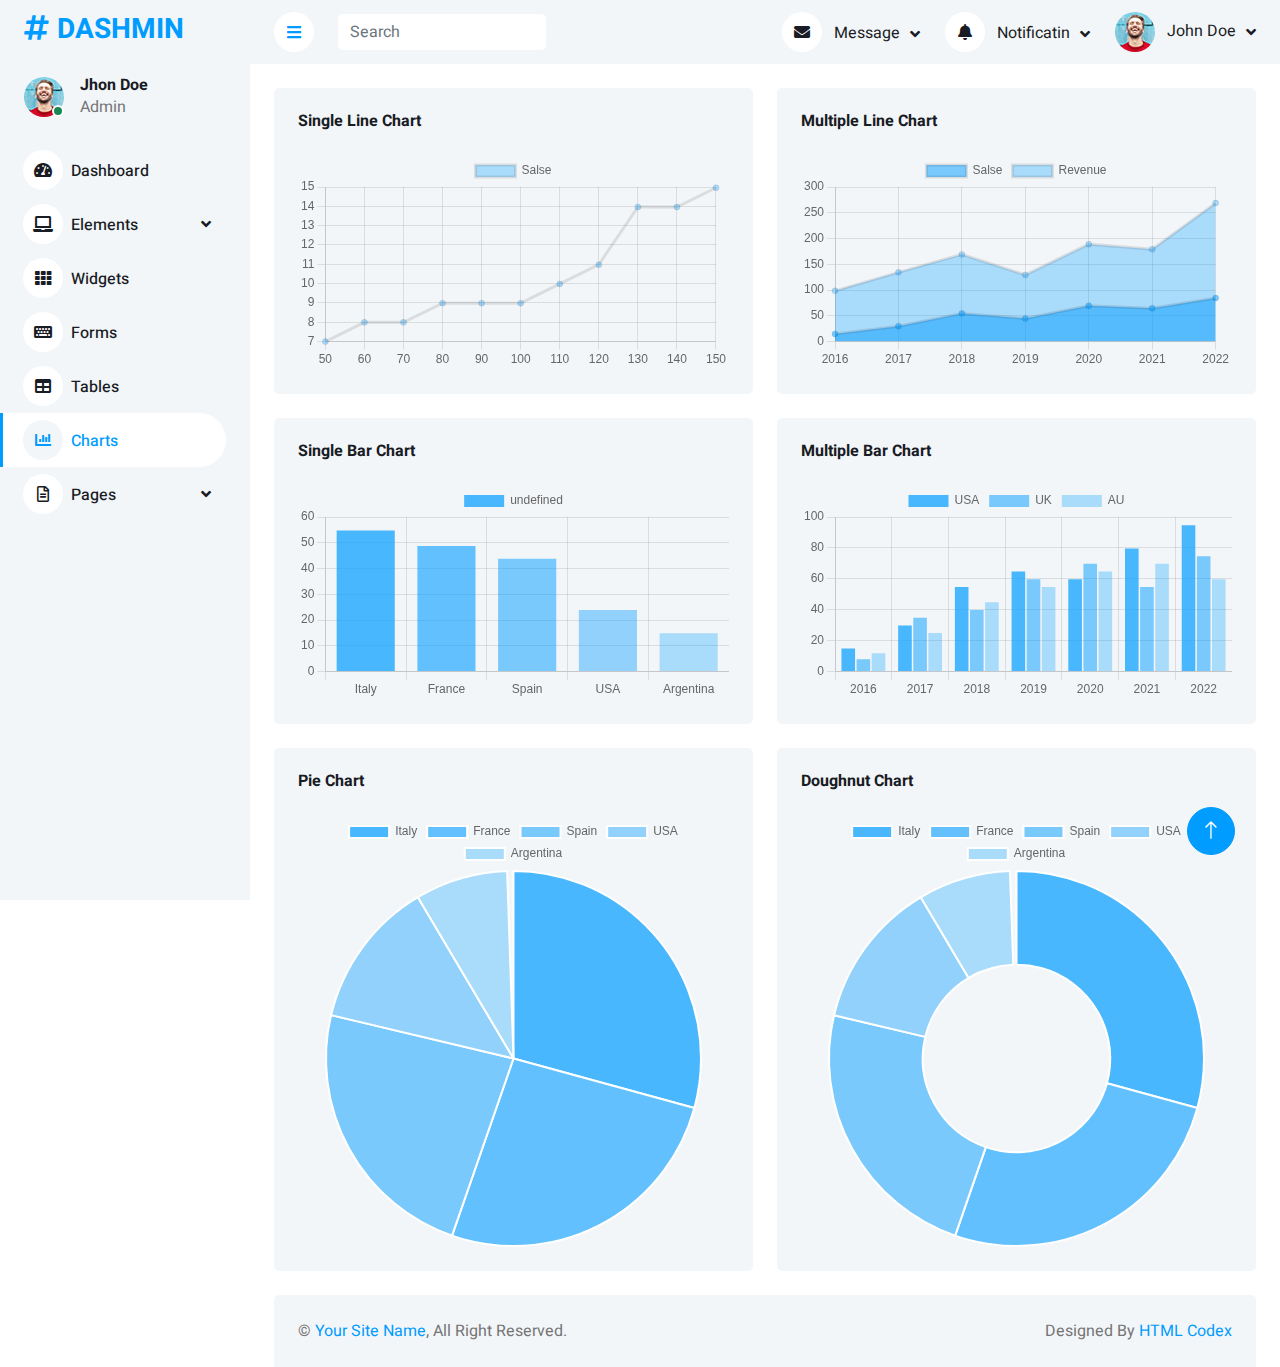
<file: работна/source/dashmin/chart.html>
<!DOCTYPE html>
<html lang="en">

<head>
    <meta charset="utf-8">
    <title>DASHMIN - Bootstrap Admin Template</title>
    <meta content="width=device-width, initial-scale=1.0" name="viewport">
    <meta content="" name="keywords">
    <meta content="" name="description">

    <!-- Favicon -->
    <link href="img/favicon.ico" rel="icon">

    <!-- Google Web Fonts -->
    <link rel="preconnect" href="https://fonts.googleapis.com">
    <link rel="preconnect" href="https://fonts.gstatic.com" crossorigin>
    <link href="https://fonts.googleapis.com/css2?family=Heebo:wght@400;500;600;700&display=swap" rel="stylesheet">
    
    <!-- Icon Font Stylesheet -->
    <link href="https://cdnjs.cloudflare.com/ajax/libs/font-awesome/5.10.0/css/all.min.css" rel="stylesheet">
    <link href="https://cdn.jsdelivr.net/npm/bootstrap-icons@1.4.1/font/bootstrap-icons.css" rel="stylesheet">

    <!-- Libraries Stylesheet -->
    <link href="lib/owlcarousel/assets/owl.carousel.min.css" rel="stylesheet">
    <link href="lib/tempusdominus/css/tempusdominus-bootstrap-4.min.css" rel="stylesheet" />

    <!-- Customized Bootstrap Stylesheet -->
    <link href="css/bootstrap.min.css" rel="stylesheet">

    <!-- Template Stylesheet -->
    <link href="css/style.css" rel="stylesheet">
</head>

<body>
    <div class="container-xxl position-relative bg-white d-flex p-0">
        <!-- Spinner Start -->
        <div id="spinner" class="show bg-white position-fixed translate-middle w-100 vh-100 top-50 start-50 d-flex align-items-center justify-content-center">
            <div class="spinner-border text-primary" style="width: 3rem; height: 3rem;" role="status">
                <span class="sr-only">Loading...</span>
            </div>
        </div>
        <!-- Spinner End -->


        <!-- Sidebar Start -->
        <div class="sidebar pe-4 pb-3">
            <nav class="navbar bg-light navbar-light">
                <a href="index.html" class="navbar-brand mx-4 mb-3">
                    <h3 class="text-primary"><i class="fa fa-hashtag me-2"></i>DASHMIN</h3>
                </a>
                <div class="d-flex align-items-center ms-4 mb-4">
                    <div class="position-relative">
                        <img class="rounded-circle" src="img/user.jpg" alt="" style="width: 40px; height: 40px;">
                        <div class="bg-success rounded-circle border border-2 border-white position-absolute end-0 bottom-0 p-1"></div>
                    </div>
                    <div class="ms-3">
                        <h6 class="mb-0">Jhon Doe</h6>
                        <span>Admin</span>
                    </div>
                </div>
                <div class="navbar-nav w-100">
                    <a href="index.html" class="nav-item nav-link"><i class="fa fa-tachometer-alt me-2"></i>Dashboard</a>
                    <div class="nav-item dropdown">
                        <a href="#" class="nav-link dropdown-toggle" data-bs-toggle="dropdown"><i class="fa fa-laptop me-2"></i>Elements</a>
                        <div class="dropdown-menu bg-transparent border-0">
                            <a href="button.html" class="dropdown-item">Buttons</a>
                            <a href="typography.html" class="dropdown-item">Typography</a>
                            <a href="element.html" class="dropdown-item">Other Elements</a>
                        </div>
                    </div>
                    <a href="widget.html" class="nav-item nav-link"><i class="fa fa-th me-2"></i>Widgets</a>
                    <a href="form.html" class="nav-item nav-link"><i class="fa fa-keyboard me-2"></i>Forms</a>
                    <a href="table.html" class="nav-item nav-link"><i class="fa fa-table me-2"></i>Tables</a>
                    <a href="chart.html" class="nav-item nav-link active"><i class="fa fa-chart-bar me-2"></i>Charts</a>
                    <div class="nav-item dropdown">
                        <a href="#" class="nav-link dropdown-toggle" data-bs-toggle="dropdown"><i class="far fa-file-alt me-2"></i>Pages</a>
                        <div class="dropdown-menu bg-transparent border-0">
                            <a href="signin.html" class="dropdown-item">Sign In</a>
                            <a href="signup.html" class="dropdown-item">Sign Up</a>
                            <a href="404.html" class="dropdown-item">404 Error</a>
                            <a href="blank.html" class="dropdown-item">Blank Page</a>
                        </div>
                    </div>
                </div>
            </nav>
        </div>
        <!-- Sidebar End -->


        <!-- Content Start -->
        <div class="content">
            <!-- Navbar Start -->
            <nav class="navbar navbar-expand bg-light navbar-light sticky-top px-4 py-0">
                <a href="index.html" class="navbar-brand d-flex d-lg-none me-4">
                    <h2 class="text-primary mb-0"><i class="fa fa-hashtag"></i></h2>
                </a>
                <a href="#" class="sidebar-toggler flex-shrink-0">
                    <i class="fa fa-bars"></i>
                </a>
                <form class="d-none d-md-flex ms-4">
                    <input class="form-control border-0" type="search" placeholder="Search">
                </form>
                <div class="navbar-nav align-items-center ms-auto">
                    <div class="nav-item dropdown">
                        <a href="#" class="nav-link dropdown-toggle" data-bs-toggle="dropdown">
                            <i class="fa fa-envelope me-lg-2"></i>
                            <span class="d-none d-lg-inline-flex">Message</span>
                        </a>
                        <div class="dropdown-menu dropdown-menu-end bg-light border-0 rounded-0 rounded-bottom m-0">
                            <a href="#" class="dropdown-item">
                                <div class="d-flex align-items-center">
                                    <img class="rounded-circle" src="img/user.jpg" alt="" style="width: 40px; height: 40px;">
                                    <div class="ms-2">
                                        <h6 class="fw-normal mb-0">Jhon send you a message</h6>
                                        <small>15 minutes ago</small>
                                    </div>
                                </div>
                            </a>
                            <hr class="dropdown-divider">
                            <a href="#" class="dropdown-item">
                                <div class="d-flex align-items-center">
                                    <img class="rounded-circle" src="img/user.jpg" alt="" style="width: 40px; height: 40px;">
                                    <div class="ms-2">
                                        <h6 class="fw-normal mb-0">Jhon send you a message</h6>
                                        <small>15 minutes ago</small>
                                    </div>
                                </div>
                            </a>
                            <hr class="dropdown-divider">
                            <a href="#" class="dropdown-item">
                                <div class="d-flex align-items-center">
                                    <img class="rounded-circle" src="img/user.jpg" alt="" style="width: 40px; height: 40px;">
                                    <div class="ms-2">
                                        <h6 class="fw-normal mb-0">Jhon send you a message</h6>
                                        <small>15 minutes ago</small>
                                    </div>
                                </div>
                            </a>
                            <hr class="dropdown-divider">
                            <a href="#" class="dropdown-item text-center">See all message</a>
                        </div>
                    </div>
                    <div class="nav-item dropdown">
                        <a href="#" class="nav-link dropdown-toggle" data-bs-toggle="dropdown">
                            <i class="fa fa-bell me-lg-2"></i>
                            <span class="d-none d-lg-inline-flex">Notificatin</span>
                        </a>
                        <div class="dropdown-menu dropdown-menu-end bg-light border-0 rounded-0 rounded-bottom m-0">
                            <a href="#" class="dropdown-item">
                                <h6 class="fw-normal mb-0">Profile updated</h6>
                                <small>15 minutes ago</small>
                            </a>
                            <hr class="dropdown-divider">
                            <a href="#" class="dropdown-item">
                                <h6 class="fw-normal mb-0">New user added</h6>
                                <small>15 minutes ago</small>
                            </a>
                            <hr class="dropdown-divider">
                            <a href="#" class="dropdown-item">
                                <h6 class="fw-normal mb-0">Password changed</h6>
                                <small>15 minutes ago</small>
                            </a>
                            <hr class="dropdown-divider">
                            <a href="#" class="dropdown-item text-center">See all notifications</a>
                        </div>
                    </div>
                    <div class="nav-item dropdown">
                        <a href="#" class="nav-link dropdown-toggle" data-bs-toggle="dropdown">
                            <img class="rounded-circle me-lg-2" src="img/user.jpg" alt="" style="width: 40px; height: 40px;">
                            <span class="d-none d-lg-inline-flex">John Doe</span>
                        </a>
                        <div class="dropdown-menu dropdown-menu-end bg-light border-0 rounded-0 rounded-bottom m-0">
                            <a href="#" class="dropdown-item">My Profile</a>
                            <a href="#" class="dropdown-item">Settings</a>
                            <a href="#" class="dropdown-item">Log Out</a>
                        </div>
                    </div>
                </div>
            </nav>
            <!-- Navbar End -->


            <!-- Chart Start -->
            <div class="container-fluid pt-4 px-4">
                <div class="row g-4">
                    <div class="col-sm-12 col-xl-6">
                        <div class="bg-light rounded h-100 p-4">
                            <h6 class="mb-4">Single Line Chart</h6>
                            <canvas id="line-chart"></canvas>
                        </div>
                    </div>
                    <div class="col-sm-12 col-xl-6">
                        <div class="bg-light rounded h-100 p-4">
                            <h6 class="mb-4">Multiple Line Chart</h6>
                            <canvas id="salse-revenue"></canvas>
                        </div>
                    </div>
                    <div class="col-sm-12 col-xl-6">
                        <div class="bg-light rounded h-100 p-4">
                            <h6 class="mb-4">Single Bar Chart</h6>
                            <canvas id="bar-chart"></canvas>
                        </div>
                    </div>
                    <div class="col-sm-12 col-xl-6">
                        <div class="bg-light rounded h-100 p-4">
                            <h6 class="mb-4">Multiple Bar Chart</h6>
                            <canvas id="worldwide-sales"></canvas>
                        </div>
                    </div>
                    <div class="col-sm-12 col-xl-6">
                        <div class="bg-light rounded h-100 p-4">
                            <h6 class="mb-4">Pie Chart</h6>
                            <canvas id="pie-chart"></canvas>
                        </div>
                    </div>
                    <div class="col-sm-12 col-xl-6">
                        <div class="bg-light rounded h-100 p-4">
                            <h6 class="mb-4">Doughnut Chart</h6>
                            <canvas id="doughnut-chart"></canvas>
                        </div>
                    </div>
                </div>
            </div>
            <!-- Chart End -->


            <!-- Footer Start -->
            <div class="container-fluid pt-4 px-4">
                <div class="bg-light rounded-top p-4">
                    <div class="row">
                        <div class="col-12 col-sm-6 text-center text-sm-start">
                            &copy; <a href="#">Your Site Name</a>, All Right Reserved. 
                        </div>
                        <div class="col-12 col-sm-6 text-center text-sm-end">
                            <!--/*** This template is free as long as you keep the footer author’s credit link/attribution link/backlink. If you'd like to use the template without the footer author’s credit link/attribution link/backlink, you can purchase the Credit Removal License from "https://htmlcodex.com/credit-removal". Thank you for your support. ***/-->
                            Designed By <a href="https://htmlcodex.com">HTML Codex</a>
                        </div>
                    </div>
                </div>
            </div>
            <!-- Footer End -->
        </div>
        <!-- Content End -->


        <!-- Back to Top -->
        <a href="#" class="btn btn-lg btn-primary btn-lg-square back-to-top"><i class="bi bi-arrow-up"></i></a>
    </div>

    <!-- JavaScript Libraries -->
    <script src="https://code.jquery.com/jquery-3.4.1.min.js"></script>
    <script src="https://cdn.jsdelivr.net/npm/bootstrap@5.0.0/dist/js/bootstrap.bundle.min.js"></script>
    <script src="lib/chart/chart.min.js"></script>
    <script src="lib/easing/easing.min.js"></script>
    <script src="lib/waypoints/waypoints.min.js"></script>
    <script src="lib/owlcarousel/owl.carousel.min.js"></script>
    <script src="lib/tempusdominus/js/moment.min.js"></script>
    <script src="lib/tempusdominus/js/moment-timezone.min.js"></script>
    <script src="lib/tempusdominus/js/tempusdominus-bootstrap-4.min.js"></script>

    <!-- Template Javascript -->
    <script src="js/main.js"></script>
</body>

</html>
</file>
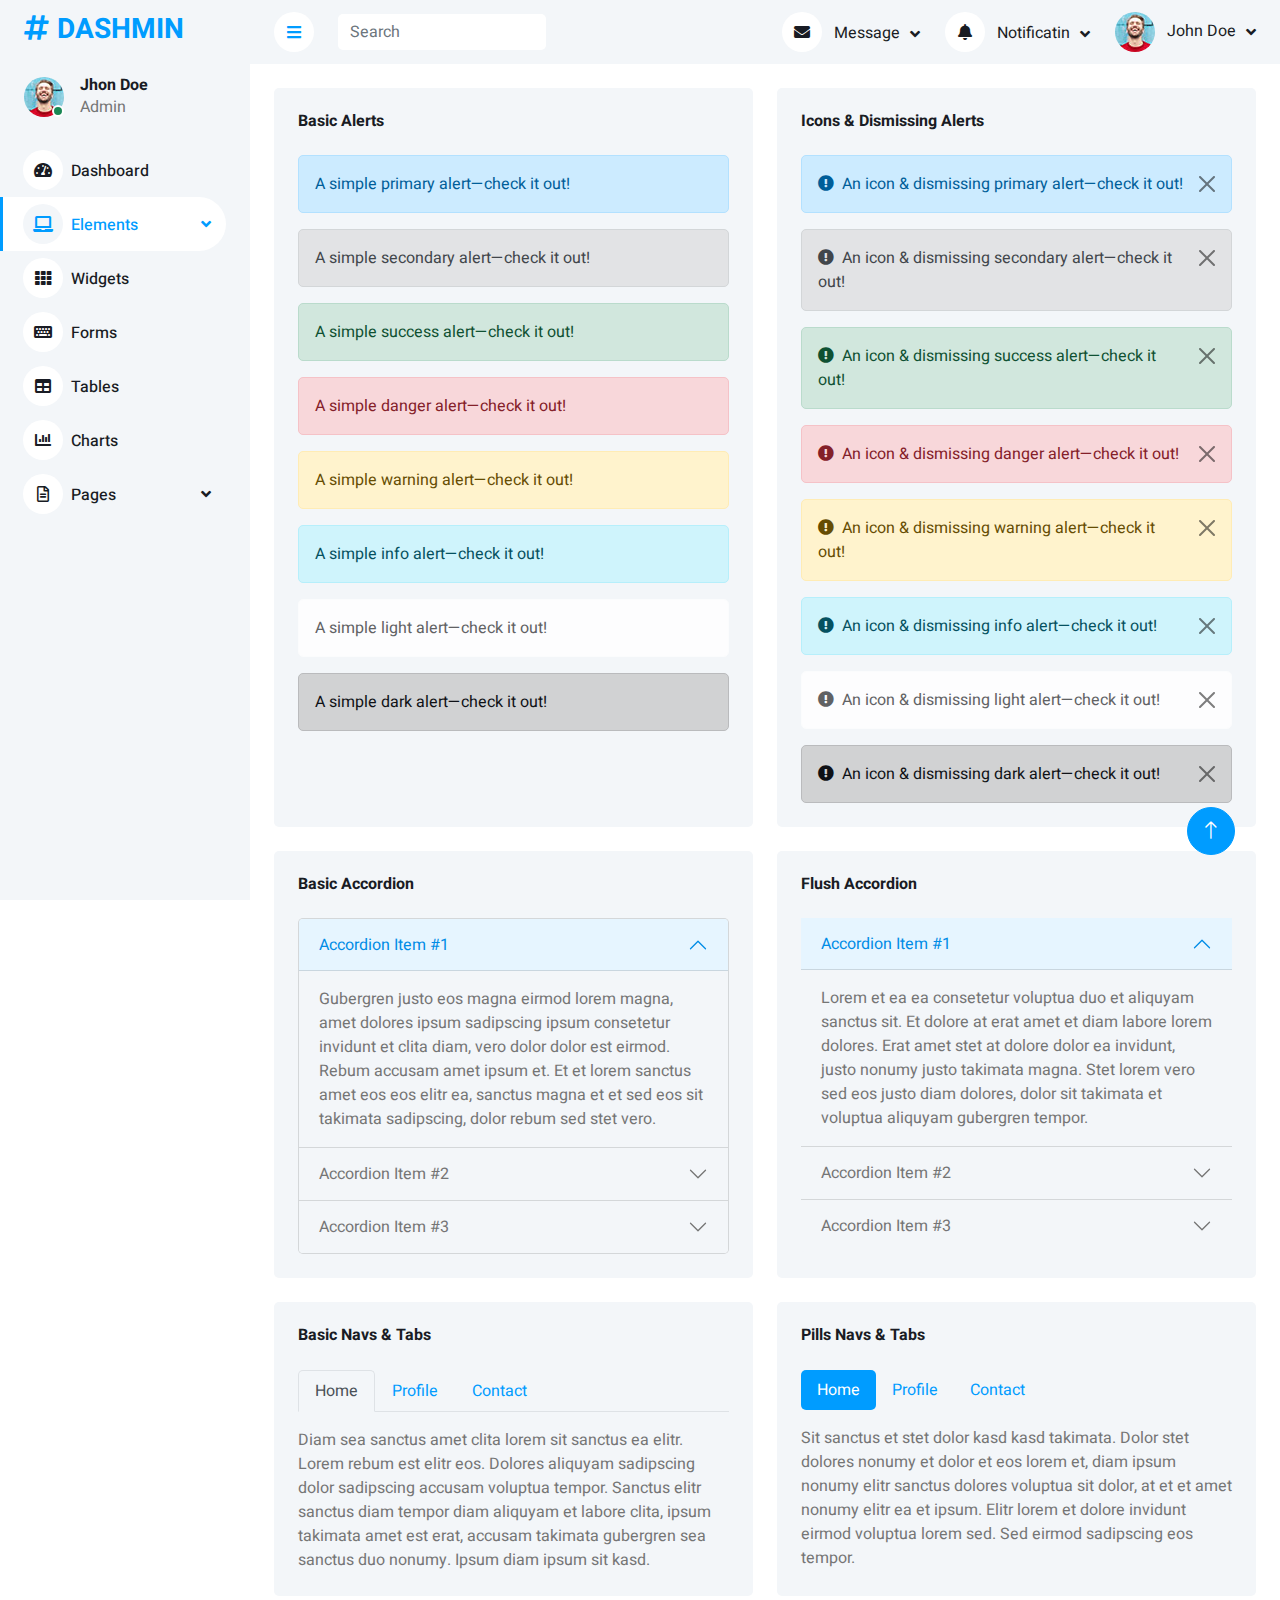
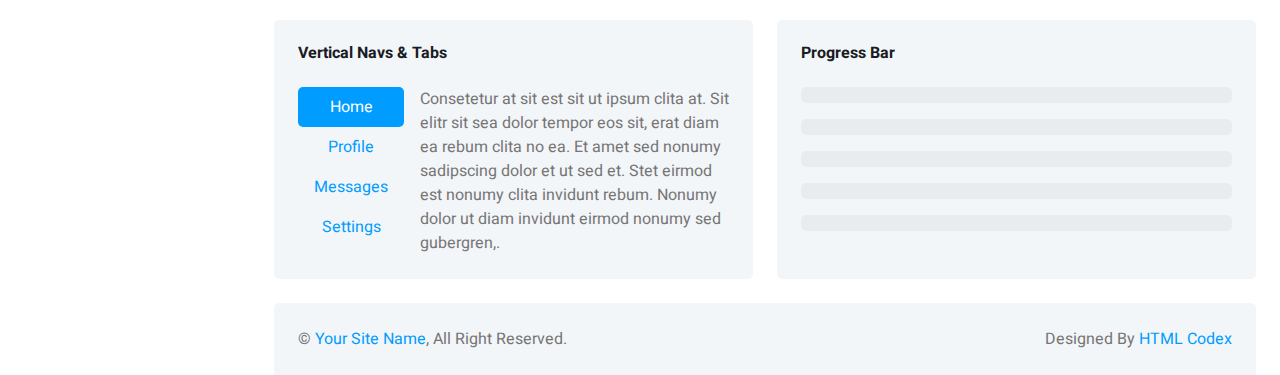
<file: работна/source/dashmin/element.html>
<!DOCTYPE html>
<html lang="en">

<head>
    <meta charset="utf-8">
    <title>DASHMIN - Bootstrap Admin Template</title>
    <meta content="width=device-width, initial-scale=1.0" name="viewport">
    <meta content="" name="keywords">
    <meta content="" name="description">

    <!-- Favicon -->
    <link href="img/favicon.ico" rel="icon">

    <!-- Google Web Fonts -->
    <link rel="preconnect" href="https://fonts.googleapis.com">
    <link rel="preconnect" href="https://fonts.gstatic.com" crossorigin>
    <link href="https://fonts.googleapis.com/css2?family=Heebo:wght@400;500;600;700&display=swap" rel="stylesheet">
    
    <!-- Icon Font Stylesheet -->
    <link href="https://cdnjs.cloudflare.com/ajax/libs/font-awesome/5.10.0/css/all.min.css" rel="stylesheet">
    <link href="https://cdn.jsdelivr.net/npm/bootstrap-icons@1.4.1/font/bootstrap-icons.css" rel="stylesheet">

    <!-- Libraries Stylesheet -->
    <link href="lib/owlcarousel/assets/owl.carousel.min.css" rel="stylesheet">
    <link href="lib/tempusdominus/css/tempusdominus-bootstrap-4.min.css" rel="stylesheet" />

    <!-- Customized Bootstrap Stylesheet -->
    <link href="css/bootstrap.min.css" rel="stylesheet">

    <!-- Template Stylesheet -->
    <link href="css/style.css" rel="stylesheet">
</head>

<body>
    <div class="container-xxl position-relative bg-white d-flex p-0">
        <!-- Spinner Start -->
        <div id="spinner" class="show bg-white position-fixed translate-middle w-100 vh-100 top-50 start-50 d-flex align-items-center justify-content-center">
            <div class="spinner-border text-primary" style="width: 3rem; height: 3rem;" role="status">
                <span class="sr-only">Loading...</span>
            </div>
        </div>
        <!-- Spinner End -->


        <!-- Sidebar Start -->
        <div class="sidebar pe-4 pb-3">
            <nav class="navbar bg-light navbar-light">
                <a href="index.html" class="navbar-brand mx-4 mb-3">
                    <h3 class="text-primary"><i class="fa fa-hashtag me-2"></i>DASHMIN</h3>
                </a>
                <div class="d-flex align-items-center ms-4 mb-4">
                    <div class="position-relative">
                        <img class="rounded-circle" src="img/user.jpg" alt="" style="width: 40px; height: 40px;">
                        <div class="bg-success rounded-circle border border-2 border-white position-absolute end-0 bottom-0 p-1"></div>
                    </div>
                    <div class="ms-3">
                        <h6 class="mb-0">Jhon Doe</h6>
                        <span>Admin</span>
                    </div>
                </div>
                <div class="navbar-nav w-100">
                    <a href="index.html" class="nav-item nav-link"><i class="fa fa-tachometer-alt me-2"></i>Dashboard</a>
                    <div class="nav-item dropdown">
                        <a href="#" class="nav-link dropdown-toggle active" data-bs-toggle="dropdown"><i class="fa fa-laptop me-2"></i>Elements</a>
                        <div class="dropdown-menu bg-transparent border-0">
                            <a href="button.html" class="dropdown-item">Buttons</a>
                            <a href="typography.html" class="dropdown-item">Typography</a>
                            <a href="element.html" class="dropdown-item active">Other Elements</a>
                        </div>
                    </div>
                    <a href="widget.html" class="nav-item nav-link"><i class="fa fa-th me-2"></i>Widgets</a>
                    <a href="form.html" class="nav-item nav-link"><i class="fa fa-keyboard me-2"></i>Forms</a>
                    <a href="table.html" class="nav-item nav-link"><i class="fa fa-table me-2"></i>Tables</a>
                    <a href="chart.html" class="nav-item nav-link"><i class="fa fa-chart-bar me-2"></i>Charts</a>
                    <div class="nav-item dropdown">
                        <a href="#" class="nav-link dropdown-toggle" data-bs-toggle="dropdown"><i class="far fa-file-alt me-2"></i>Pages</a>
                        <div class="dropdown-menu bg-transparent border-0">
                            <a href="signin.html" class="dropdown-item">Sign In</a>
                            <a href="signup.html" class="dropdown-item">Sign Up</a>
                            <a href="404.html" class="dropdown-item">404 Error</a>
                            <a href="blank.html" class="dropdown-item">Blank Page</a>
                        </div>
                    </div>
                </div>
            </nav>
        </div>
        <!-- Sidebar End -->


        <!-- Content Start -->
        <div class="content">
            <!-- Navbar Start -->
            <nav class="navbar navbar-expand bg-light navbar-light sticky-top px-4 py-0">
                <a href="index.html" class="navbar-brand d-flex d-lg-none me-4">
                    <h2 class="text-primary mb-0"><i class="fa fa-hashtag"></i></h2>
                </a>
                <a href="#" class="sidebar-toggler flex-shrink-0">
                    <i class="fa fa-bars"></i>
                </a>
                <form class="d-none d-md-flex ms-4">
                    <input class="form-control border-0" type="search" placeholder="Search">
                </form>
                <div class="navbar-nav align-items-center ms-auto">
                    <div class="nav-item dropdown">
                        <a href="#" class="nav-link dropdown-toggle" data-bs-toggle="dropdown">
                            <i class="fa fa-envelope me-lg-2"></i>
                            <span class="d-none d-lg-inline-flex">Message</span>
                        </a>
                        <div class="dropdown-menu dropdown-menu-end bg-light border-0 rounded-0 rounded-bottom m-0">
                            <a href="#" class="dropdown-item">
                                <div class="d-flex align-items-center">
                                    <img class="rounded-circle" src="img/user.jpg" alt="" style="width: 40px; height: 40px;">
                                    <div class="ms-2">
                                        <h6 class="fw-normal mb-0">Jhon send you a message</h6>
                                        <small>15 minutes ago</small>
                                    </div>
                                </div>
                            </a>
                            <hr class="dropdown-divider">
                            <a href="#" class="dropdown-item">
                                <div class="d-flex align-items-center">
                                    <img class="rounded-circle" src="img/user.jpg" alt="" style="width: 40px; height: 40px;">
                                    <div class="ms-2">
                                        <h6 class="fw-normal mb-0">Jhon send you a message</h6>
                                        <small>15 minutes ago</small>
                                    </div>
                                </div>
                            </a>
                            <hr class="dropdown-divider">
                            <a href="#" class="dropdown-item">
                                <div class="d-flex align-items-center">
                                    <img class="rounded-circle" src="img/user.jpg" alt="" style="width: 40px; height: 40px;">
                                    <div class="ms-2">
                                        <h6 class="fw-normal mb-0">Jhon send you a message</h6>
                                        <small>15 minutes ago</small>
                                    </div>
                                </div>
                            </a>
                            <hr class="dropdown-divider">
                            <a href="#" class="dropdown-item text-center">See all message</a>
                        </div>
                    </div>
                    <div class="nav-item dropdown">
                        <a href="#" class="nav-link dropdown-toggle" data-bs-toggle="dropdown">
                            <i class="fa fa-bell me-lg-2"></i>
                            <span class="d-none d-lg-inline-flex">Notificatin</span>
                        </a>
                        <div class="dropdown-menu dropdown-menu-end bg-light border-0 rounded-0 rounded-bottom m-0">
                            <a href="#" class="dropdown-item">
                                <h6 class="fw-normal mb-0">Profile updated</h6>
                                <small>15 minutes ago</small>
                            </a>
                            <hr class="dropdown-divider">
                            <a href="#" class="dropdown-item">
                                <h6 class="fw-normal mb-0">New user added</h6>
                                <small>15 minutes ago</small>
                            </a>
                            <hr class="dropdown-divider">
                            <a href="#" class="dropdown-item">
                                <h6 class="fw-normal mb-0">Password changed</h6>
                                <small>15 minutes ago</small>
                            </a>
                            <hr class="dropdown-divider">
                            <a href="#" class="dropdown-item text-center">See all notifications</a>
                        </div>
                    </div>
                    <div class="nav-item dropdown">
                        <a href="#" class="nav-link dropdown-toggle" data-bs-toggle="dropdown">
                            <img class="rounded-circle me-lg-2" src="img/user.jpg" alt="" style="width: 40px; height: 40px;">
                            <span class="d-none d-lg-inline-flex">John Doe</span>
                        </a>
                        <div class="dropdown-menu dropdown-menu-end bg-light border-0 rounded-0 rounded-bottom m-0">
                            <a href="#" class="dropdown-item">My Profile</a>
                            <a href="#" class="dropdown-item">Settings</a>
                            <a href="#" class="dropdown-item">Log Out</a>
                        </div>
                    </div>
                </div>
            </nav>
            <!-- Navbar End -->


            <!-- Other Elements Start -->
            <div class="container-fluid pt-4 px-4">
                <div class="row g-4">
                    <div class="col-sm-12 col-xl-6">
                        <div class="bg-light rounded h-100 p-4">
                            <h6 class="mb-4">Basic Alerts</h6>
                            <div class="alert alert-primary" role="alert">
                                A simple primary alert—check it out!
                            </div>
                            <div class="alert alert-secondary" role="alert">
                                A simple secondary alert—check it out!
                            </div>
                            <div class="alert alert-success" role="alert">
                                A simple success alert—check it out!
                            </div>
                            <div class="alert alert-danger" role="alert">
                                A simple danger alert—check it out!
                            </div>
                            <div class="alert alert-warning" role="alert">
                                A simple warning alert—check it out!
                            </div>
                            <div class="alert alert-info" role="alert">
                                A simple info alert—check it out!
                            </div>
                            <div class="alert alert-light" role="alert">
                                A simple light alert—check it out!
                            </div>
                            <div class="alert alert-dark mb-0" role="alert">
                                A simple dark alert—check it out!
                            </div>
                        </div>
                    </div>
                    <div class="col-sm-12 col-xl-6">
                        <div class="bg-light rounded h-100 p-4">
                            <h6 class="mb-4">Icons & Dismissing Alerts</h6>
                            <div class="alert alert-primary alert-dismissible fade show" role="alert">
                                <i class="fa fa-exclamation-circle me-2"></i>An icon & dismissing primary alert—check it out!
                                <button type="button" class="btn-close" data-bs-dismiss="alert" aria-label="Close"></button>
                            </div>
                            <div class="alert alert-secondary alert-dismissible fade show" role="alert">
                                <i class="fa fa-exclamation-circle me-2"></i>An icon & dismissing secondary alert—check it out!
                                <button type="button" class="btn-close" data-bs-dismiss="alert" aria-label="Close"></button>
                            </div>
                            <div class="alert alert-success alert-dismissible fade show" role="alert">
                                <i class="fa fa-exclamation-circle me-2"></i>An icon & dismissing success alert—check it out!
                                <button type="button" class="btn-close" data-bs-dismiss="alert" aria-label="Close"></button>
                            </div>
                            <div class="alert alert-danger alert-dismissible fade show" role="alert">
                                <i class="fa fa-exclamation-circle me-2"></i>An icon & dismissing danger alert—check it out!
                                <button type="button" class="btn-close" data-bs-dismiss="alert" aria-label="Close"></button>
                            </div>
                            <div class="alert alert-warning alert-dismissible fade show" role="alert">
                                <i class="fa fa-exclamation-circle me-2"></i>An icon & dismissing warning alert—check it out!
                                <button type="button" class="btn-close" data-bs-dismiss="alert" aria-label="Close"></button>
                            </div>
                            <div class="alert alert-info alert-dismissible fade show" role="alert">
                                <i class="fa fa-exclamation-circle me-2"></i>An icon & dismissing info alert—check it out!
                                <button type="button" class="btn-close" data-bs-dismiss="alert" aria-label="Close"></button>
                            </div>
                            <div class="alert alert-light alert-dismissible fade show" role="alert">
                                <i class="fa fa-exclamation-circle me-2"></i>An icon & dismissing light alert—check it out!
                                <button type="button" class="btn-close" data-bs-dismiss="alert" aria-label="Close"></button>
                            </div>
                            <div class="alert alert-dark alert-dismissible fade show mb-0" role="alert">
                                <i class="fa fa-exclamation-circle me-2"></i>An icon & dismissing dark alert—check it out!
                                <button type="button" class="btn-close" data-bs-dismiss="alert" aria-label="Close"></button>
                            </div>
                        </div>
                    </div>
                    <div class="col-sm-12 col-xl-6">
                        <div class="bg-light rounded h-100 p-4">
                            <h6 class="mb-4">Basic Accordion</h6>
                            <div class="accordion" id="accordionExample">
                                <div class="accordion-item">
                                    <h2 class="accordion-header" id="headingOne">
                                        <button class="accordion-button" type="button" data-bs-toggle="collapse"
                                            data-bs-target="#collapseOne" aria-expanded="true"
                                            aria-controls="collapseOne">
                                            Accordion Item #1
                                        </button>
                                    </h2>
                                    <div id="collapseOne" class="accordion-collapse collapse show"
                                        aria-labelledby="headingOne" data-bs-parent="#accordionExample">
                                        <div class="accordion-body">
                                            Gubergren justo eos magna eirmod lorem magna, amet dolores ipsum sadipscing ipsum consetetur invidunt et clita diam, vero dolor dolor est eirmod. Rebum accusam amet ipsum et. Et et lorem sanctus amet eos eos elitr ea, sanctus magna et et sed eos sit takimata sadipscing, dolor rebum sed stet vero.
                                        </div>
                                    </div>
                                </div>
                                <div class="accordion-item">
                                    <h2 class="accordion-header" id="headingTwo">
                                        <button class="accordion-button collapsed" type="button"
                                            data-bs-toggle="collapse" data-bs-target="#collapseTwo"
                                            aria-expanded="false" aria-controls="collapseTwo">
                                            Accordion Item #2
                                        </button>
                                    </h2>
                                    <div id="collapseTwo" class="accordion-collapse collapse"
                                        aria-labelledby="headingTwo" data-bs-parent="#accordionExample">
                                        <div class="accordion-body">
                                            Voluptua sit dolores consetetur ea et diam est et takimata. Et erat sadipscing dolores et stet diam ut ut diam, sit aliquyam no magna et dolore lorem dolor sit. Lorem lorem sed sed duo, eirmod sit diam ipsum sit erat, lorem sit dolor diam amet ea aliquyam tempor rebum invidunt,.
                                        </div>
                                    </div>
                                </div>
                                <div class="accordion-item">
                                    <h2 class="accordion-header" id="headingThree">
                                        <button class="accordion-button collapsed" type="button"
                                            data-bs-toggle="collapse" data-bs-target="#collapseThree"
                                            aria-expanded="false" aria-controls="collapseThree">
                                            Accordion Item #3
                                        </button>
                                    </h2>
                                    <div id="collapseThree" class="accordion-collapse collapse"
                                        aria-labelledby="headingThree" data-bs-parent="#accordionExample">
                                        <div class="accordion-body">
                                            Dolore eos dolor tempor justo sea eos amet eos kasd dolor, et diam tempor lorem dolores vero. Stet dolore gubergren nonumy diam. Consetetur sit takimata magna invidunt, dolore sea amet consetetur ea et rebum, invidunt et amet sit sea. Dolor eirmod sed magna sadipscing sadipscing lorem lorem sed, sit lorem.
                                        </div>
                                    </div>
                                </div>
                            </div>
                        </div>
                    </div>
                    <div class="col-sm-12 col-xl-6">
                        <div class="bg-light rounded h-100 p-4">
                            <h6 class="mb-4">Flush Accordion</h6>
                            <div class="accordion accordion-flush" id="accordionFlushExample">
                                <div class="accordion-item">
                                    <h2 class="accordion-header" id="flush-headingOne">
                                        <button class="accordion-button" type="button"
                                            data-bs-toggle="collapse" data-bs-target="#flush-collapseOne"
                                            aria-expanded="true" aria-controls="flush-collapseOne">
                                            Accordion Item #1
                                        </button>
                                    </h2>
                                    <div id="flush-collapseOne" class="accordion-collapse collapse show"
                                        aria-labelledby="flush-headingOne" data-bs-parent="#accordionFlushExample">
                                        <div class="accordion-body">
                                            Lorem et ea ea consetetur voluptua duo et aliquyam sanctus sit. Et dolore at erat amet et diam labore lorem dolores. Erat amet stet at dolore dolor ea invidunt, justo nonumy justo takimata magna. Stet lorem vero sed eos justo diam dolores, dolor sit takimata et voluptua aliquyam gubergren tempor.
                                        </div>
                                    </div>
                                </div>
                                <div class="accordion-item">
                                    <h2 class="accordion-header" id="flush-headingTwo">
                                        <button class="accordion-button collapsed" type="button"
                                            data-bs-toggle="collapse" data-bs-target="#flush-collapseTwo"
                                            aria-expanded="false" aria-controls="flush-collapseTwo">
                                            Accordion Item #2
                                        </button>
                                    </h2>
                                    <div id="flush-collapseTwo" class="accordion-collapse collapse"
                                        aria-labelledby="flush-headingTwo" data-bs-parent="#accordionFlushExample">
                                        <div class="accordion-body">
                                            Sea diam dolore aliquyam aliquyam diam et consetetur et. Accusam amet no invidunt invidunt et consetetur, magna ut nonumy kasd erat tempor dolor et. Diam magna dolor sed amet duo dolores magna vero. Amet sit sadipscing ea diam clita lorem sit. Vero et et et tempor diam. Ipsum eirmod sit.
                                        </div>
                                    </div>
                                </div>
                                <div class="accordion-item">
                                    <h2 class="accordion-header" id="flush-headingThree">
                                        <button class="accordion-button collapsed" type="button"
                                            data-bs-toggle="collapse" data-bs-target="#flush-collapseThree"
                                            aria-expanded="false" aria-controls="flush-collapseThree">
                                            Accordion Item #3
                                        </button>
                                    </h2>
                                    <div id="flush-collapseThree" class="accordion-collapse collapse"
                                        aria-labelledby="flush-headingThree" data-bs-parent="#accordionFlushExample">
                                        <div class="accordion-body">
                                            Sea sea sit sanctus magna gubergren kasd, magna justo ea lorem lorem. Elitr aliquyam ipsum clita consetetur duo at nonumy invidunt, invidunt eos dolore vero sit amet amet magna tempor clita, takimata diam justo stet erat et vero erat. Sit ipsum eirmod sea ut vero dolores sea clita nonumy, no.
                                        </div>
                                    </div>
                                </div>
                            </div>
                        </div>
                    </div>
                    <div class="col-sm-12 col-xl-6">
                        <div class="bg-light rounded h-100 p-4">
                            <h6 class="mb-4">Basic Navs & Tabs</h6>
                            <nav>
                                <div class="nav nav-tabs" id="nav-tab" role="tablist">
                                    <button class="nav-link active" id="nav-home-tab" data-bs-toggle="tab"
                                        data-bs-target="#nav-home" type="button" role="tab" aria-controls="nav-home"
                                        aria-selected="true">Home</button>
                                    <button class="nav-link" id="nav-profile-tab" data-bs-toggle="tab"
                                        data-bs-target="#nav-profile" type="button" role="tab"
                                        aria-controls="nav-profile" aria-selected="false">Profile</button>
                                    <button class="nav-link" id="nav-contact-tab" data-bs-toggle="tab"
                                        data-bs-target="#nav-contact" type="button" role="tab"
                                        aria-controls="nav-contact" aria-selected="false">Contact</button>
                                </div>
                            </nav>
                            <div class="tab-content pt-3" id="nav-tabContent">
                                <div class="tab-pane fade show active" id="nav-home" role="tabpanel" aria-labelledby="nav-home-tab">
                                    Diam sea sanctus amet clita lorem sit sanctus ea elitr. Lorem rebum est elitr eos. Dolores aliquyam sadipscing dolor sadipscing accusam voluptua tempor. Sanctus elitr sanctus diam tempor diam aliquyam et labore clita, ipsum takimata amet est erat, accusam takimata gubergren sea sanctus duo nonumy. Ipsum diam ipsum sit kasd.
                                </div>
                                <div class="tab-pane fade" id="nav-profile" role="tabpanel" aria-labelledby="nav-profile-tab">
                                    Sanctus vero sit kasd sea gubergren takimata consetetur elitr elitr, consetetur sadipscing takimata ipsum dolores. Accusam duo accusam et labore ea elitr ipsum tempor sit, dolore aliquyam ipsum sit amet sit. Et dolore ipsum labore invidunt rebum. Sed dolore gubergren sanctus vero diam lorem rebum elitr, erat diam dolor clita.
                                </div>
                                <div class="tab-pane fade" id="nav-contact" role="tabpanel" aria-labelledby="nav-contact-tab">
                                    Sit consetetur eirmod lorem ea magna sadipscing ipsum elitr invidunt, dolores lorem erat ipsum ut aliquyam eos lorem sed. Nonumy aliquyam ea justo eos dolores dolores duo dolores. Aliquyam dolor sea dolores sit takimata no erat vero. At lorem justo tempor lorem duo, stet kasd aliquyam ipsum voluptua labore at.
                                </div>
                            </div>
                        </div>
                    </div>
                    <div class="col-sm-12 col-xl-6">
                        <div class="bg-light rounded h-100 p-4">
                            <h6 class="mb-4">Pills Navs & Tabs</h6>
                            <ul class="nav nav-pills mb-3" id="pills-tab" role="tablist">
                                <li class="nav-item" role="presentation">
                                    <button class="nav-link active" id="pills-home-tab" data-bs-toggle="pill"
                                        data-bs-target="#pills-home" type="button" role="tab" aria-controls="pills-home"
                                        aria-selected="true">Home</button>
                                </li>
                                <li class="nav-item" role="presentation">
                                    <button class="nav-link" id="pills-profile-tab" data-bs-toggle="pill"
                                        data-bs-target="#pills-profile" type="button" role="tab"
                                        aria-controls="pills-profile" aria-selected="false">Profile</button>
                                </li>
                                <li class="nav-item" role="presentation">
                                    <button class="nav-link" id="pills-contact-tab" data-bs-toggle="pill"
                                        data-bs-target="#pills-contact" type="button" role="tab"
                                        aria-controls="pills-contact" aria-selected="false">Contact</button>
                                </li>
                            </ul>
                            <div class="tab-content" id="pills-tabContent">
                                <div class="tab-pane fade show active" id="pills-home" role="tabpanel" aria-labelledby="pills-home-tab">
                                    Sit sanctus et stet dolor kasd kasd takimata. Dolor stet dolores nonumy et dolor et eos lorem et, diam ipsum nonumy elitr sanctus dolores voluptua sit dolor, at et et amet nonumy elitr ea et ipsum. Elitr lorem et dolore invidunt eirmod voluptua lorem sed. Sed eirmod sadipscing eos tempor.
                                </div>
                                <div class="tab-pane fade" id="pills-profile" role="tabpanel" aria-labelledby="pills-profile-tab">
                                    Invidunt rebum voluptua lorem eirmod dolore. Amet no sed sanctus lorem ea. Nonumy sit stet sit magna. Rebum rebum ipsum clita erat consetetur, sit dolor sit clita et amet. Est et clita dolore takimata, sea dolores tempor erat consetetur lorem. Consetetur sea sadipscing dolor et dolores et stet, tempor elitr.
                                </div>
                                <div class="tab-pane fade" id="pills-contact" role="tabpanel" aria-labelledby="pills-contact-tab">
                                    Et diam et est sed vero ipsum voluptua dolor et, sit eos justo ipsum no ipsum amet sed aliquyam dolore, ut ipsum sanctus et consetetur. Sit ea sit clita lorem ea gubergren. Et dolore vero sanctus voluptua ipsum sadipscing amet at. Et sed dolore voluptua dolor eos tempor, erat amet.
                                </div>
                            </div>
                        </div>
                    </div>
                    <div class="col-sm-12 col-xl-6">
                        <div class="bg-light rounded h-100 p-4">
                            <h6 class="mb-4">Vertical Navs & Tabs</h6>
                            <div class="d-flex align-items-start">
                                <div class="nav flex-column nav-pills me-3" id="v-pills-tab" role="tablist"
                                    aria-orientation="vertical">
                                    <button class="nav-link active" id="v-pills-home-tab" data-bs-toggle="pill"
                                        data-bs-target="#v-pills-home" type="button" role="tab"
                                        aria-controls="v-pills-home" aria-selected="true">Home</button>
                                    <button class="nav-link" id="v-pills-profile-tab" data-bs-toggle="pill"
                                        data-bs-target="#v-pills-profile" type="button" role="tab"
                                        aria-controls="v-pills-profile" aria-selected="false">Profile</button>
                                    <button class="nav-link" id="v-pills-messages-tab" data-bs-toggle="pill"
                                        data-bs-target="#v-pills-messages" type="button" role="tab"
                                        aria-controls="v-pills-messages" aria-selected="false">Messages</button>
                                    <button class="nav-link" id="v-pills-settings-tab" data-bs-toggle="pill"
                                        data-bs-target="#v-pills-settings" type="button" role="tab"
                                        aria-controls="v-pills-settings" aria-selected="false">Settings</button>
                                </div>
                                <div class="tab-content" id="v-pills-tabContent">
                                    <div class="tab-pane fade show active" id="v-pills-home" role="tabpanel" aria-labelledby="v-pills-home-tab">
                                        Consetetur at sit est sit ut ipsum clita at. Sit elitr sit sea dolor tempor eos sit, erat diam ea rebum clita no ea. Et amet sed nonumy sadipscing dolor et ut sed et. Stet eirmod est nonumy clita invidunt rebum. Nonumy dolor ut diam invidunt eirmod nonumy sed gubergren,.
                                    </div>
                                    <div class="tab-pane fade" id="v-pills-profile" role="tabpanel" aria-labelledby="v-pills-profile-tab">
                                        Tempor et kasd accusam duo et dolor no accusam dolore, dolor sed voluptua duo no, sit et stet lorem dolor ipsum tempor consetetur vero, consetetur est eos sit eirmod erat diam accusam sadipscing sit. Takimata erat ea eirmod tempor elitr dolore sadipscing kasd justo, elitr tempor sed eos sadipscing magna.
                                    </div>
                                    <div class="tab-pane fade" id="v-pills-messages" role="tabpanel" aria-labelledby="v-pills-messages-tab">
                                        Sed kasd kasd ea clita sed lorem amet tempor est voluptua, labore stet dolores gubergren clita lorem sed nonumy at. Dolores et ut erat voluptua. Est voluptua stet accusam rebum, elitr amet sit takimata sea eirmod. Sanctus elitr amet sit dolore sea stet et ut. Dolor et sanctus elitr ut.
                                    </div>
                                    <div class="tab-pane fade" id="v-pills-settings" role="tabpanel" aria-labelledby="v-pills-settings-tab">
                                        Sit et vero kasd sea et at, aliquyam takimata et et est, labore et takimata sed ut stet sanctus, nonumy dolor invidunt sit labore et, amet et dolor sit dolor tempor et dolor ipsum nonumy, accusam clita sadipscing ut et labore labore est, dolore accusam vero at est sit. Invidunt.
                                    </div>
                                </div>
                            </div>
                        </div>
                    </div>
                    <div class="col-sm-12 col-xl-6">
                        <div class="bg-light rounded h-100 p-4">
                            <h6 class="mb-4">Progress Bar</h6>
                            <div class="pg-bar mb-3">
                                <div class="progress">
                                    <div class="progress-bar progress-bar-striped" role="progressbar" aria-valuenow="10" aria-valuemin="0" aria-valuemax="100"></div>
                                </div>
                            </div>
                            <div class="pg-bar mb-3">
                                <div class="progress">
                                    <div class="progress-bar progress-bar-striped bg-success" role="progressbar" aria-valuenow="25" aria-valuemin="0" aria-valuemax="100"></div>
                                </div>
                            </div>
                            <div class="pg-bar mb-3">
                                <div class="progress">
                                    <div class="progress-bar progress-bar-striped bg-info" role="progressbar" aria-valuenow="50" aria-valuemin="0" aria-valuemax="100"></div>
                                </div>
                            </div>
                            <div class="pg-bar mb-3">
                                <div class="progress">
                                    <div class="progress-bar progress-bar-striped bg-warning" role="progressbar" aria-valuenow="75" aria-valuemin="0" aria-valuemax="100"></div>
                                </div>
                            </div>
                            <div class="pg-bar mb-0">
                                <div class="progress">
                                    <div class="progress-bar progress-bar-striped bg-danger" role="progressbar" aria-valuenow="100" aria-valuemin="0" aria-valuemax="100"></div>
                                </div>
                            </div>
                        </div>
                    </div>
                </div>
            </div>
            <!-- Other Elements End -->


            <!-- Footer Start -->
            <div class="container-fluid pt-4 px-4">
                <div class="bg-light rounded-top p-4">
                    <div class="row">
                        <div class="col-12 col-sm-6 text-center text-sm-start">
                            &copy; <a href="#">Your Site Name</a>, All Right Reserved. 
                        </div>
                        <div class="col-12 col-sm-6 text-center text-sm-end">
                            <!--/*** This template is free as long as you keep the footer author’s credit link/attribution link/backlink. If you'd like to use the template without the footer author’s credit link/attribution link/backlink, you can purchase the Credit Removal License from "https://htmlcodex.com/credit-removal". Thank you for your support. ***/-->
                            Designed By <a href="https://htmlcodex.com">HTML Codex</a>
                        </div>
                    </div>
                </div>
            </div>
            <!-- Footer End -->
        </div>
        <!-- Content End -->


        <!-- Back to Top -->
        <a href="#" class="btn btn-lg btn-primary btn-lg-square back-to-top"><i class="bi bi-arrow-up"></i></a>
    </div>

    <!-- JavaScript Libraries -->
    <script src="https://code.jquery.com/jquery-3.4.1.min.js"></script>
    <script src="https://cdn.jsdelivr.net/npm/bootstrap@5.0.0/dist/js/bootstrap.bundle.min.js"></script>
    <script src="lib/chart/chart.min.js"></script>
    <script src="lib/easing/easing.min.js"></script>
    <script src="lib/waypoints/waypoints.min.js"></script>
    <script src="lib/owlcarousel/owl.carousel.min.js"></script>
    <script src="lib/tempusdominus/js/moment.min.js"></script>
    <script src="lib/tempusdominus/js/moment-timezone.min.js"></script>
    <script src="lib/tempusdominus/js/tempusdominus-bootstrap-4.min.js"></script>

    <!-- Template Javascript -->
    <script src="js/main.js"></script>
</body>

</html>
</file>
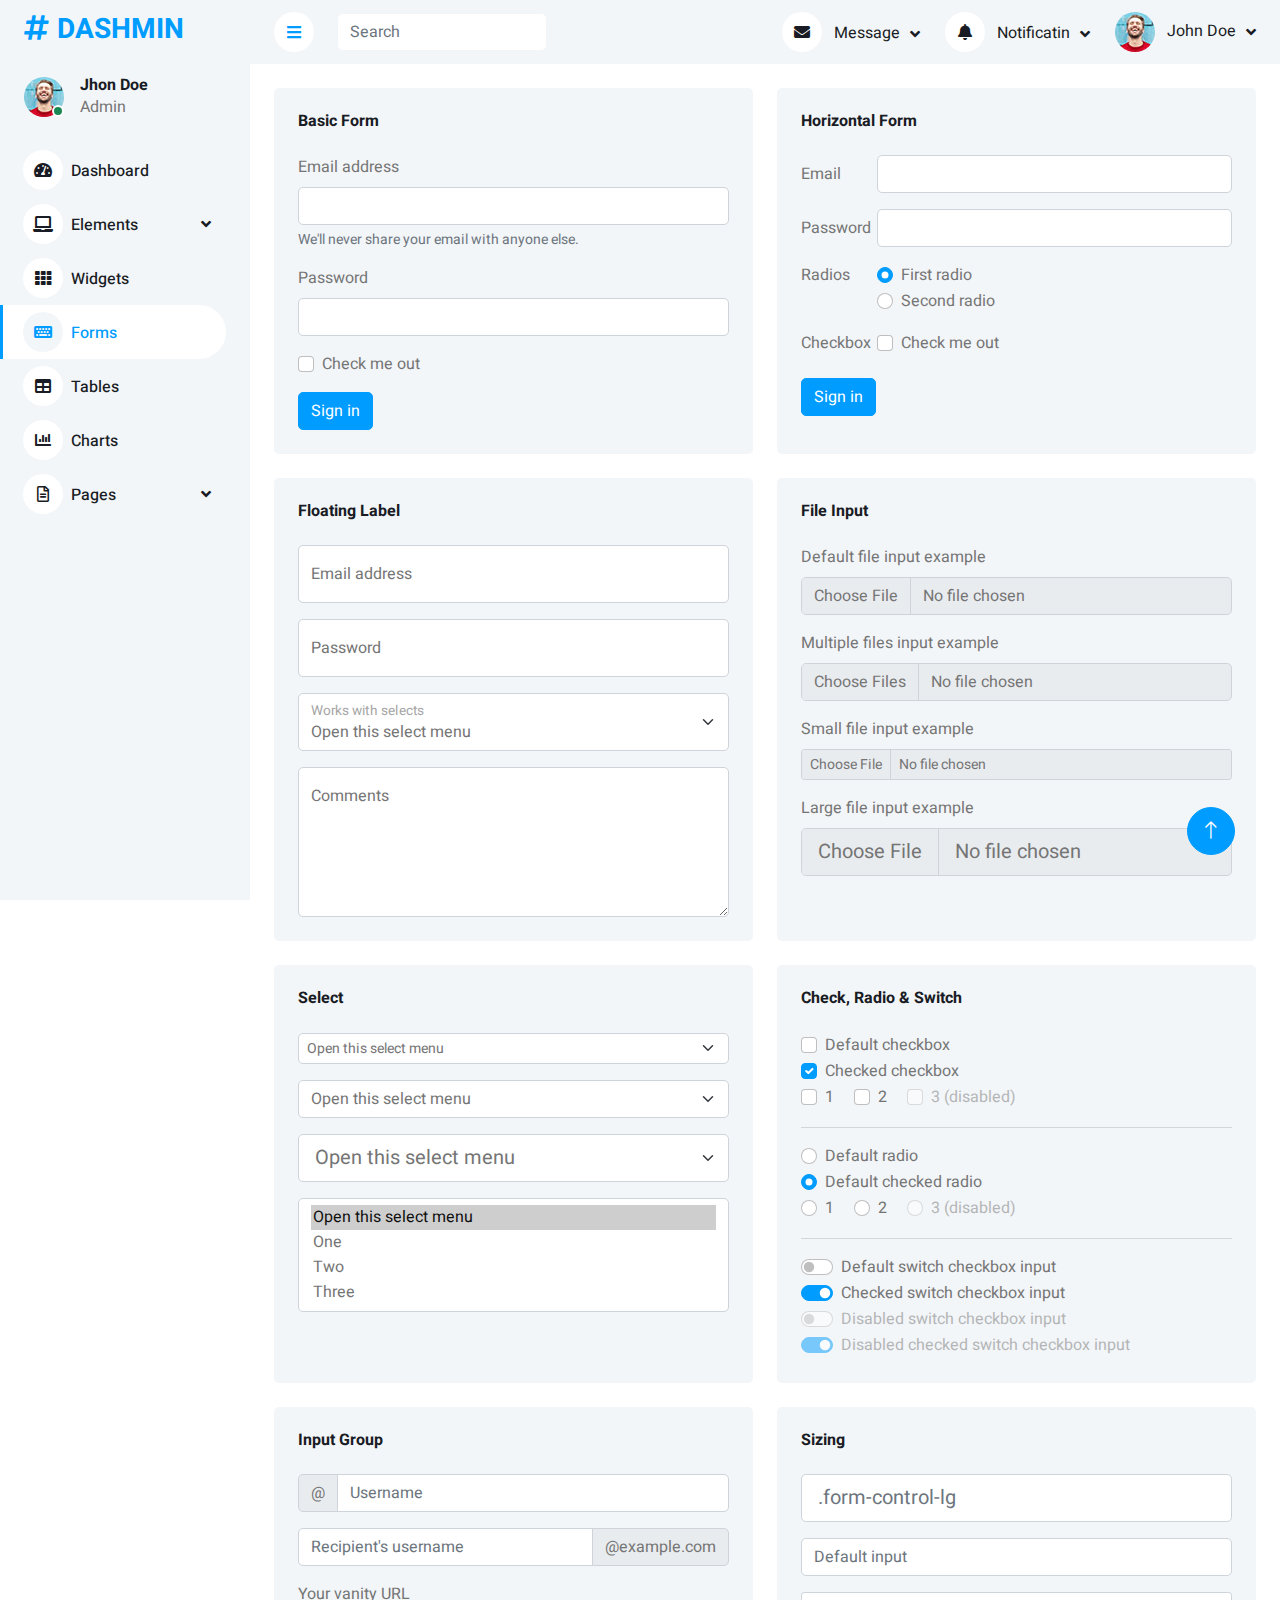
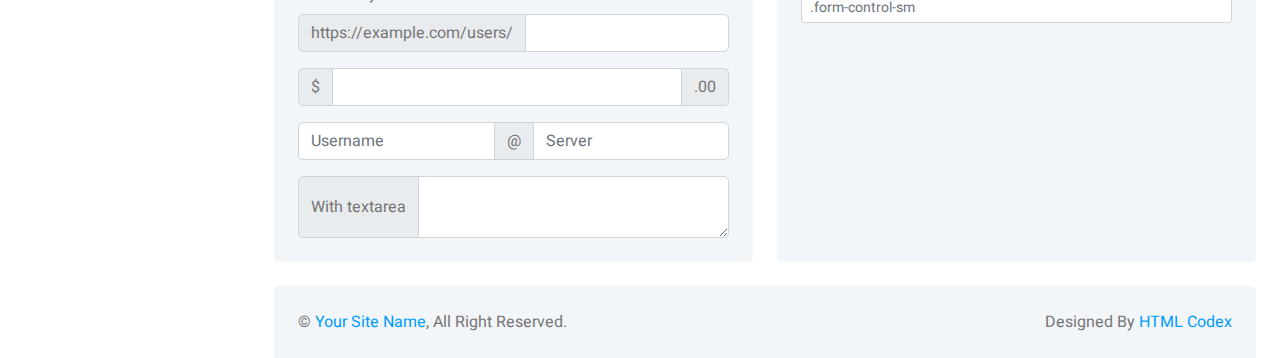
<file: работна/source/dashmin/form.html>
<!DOCTYPE html>
<html lang="en">

<head>
    <meta charset="utf-8">
    <title>DASHMIN - Bootstrap Admin Template</title>
    <meta content="width=device-width, initial-scale=1.0" name="viewport">
    <meta content="" name="keywords">
    <meta content="" name="description">

    <!-- Favicon -->
    <link href="img/favicon.ico" rel="icon">

    <!-- Google Web Fonts -->
    <link rel="preconnect" href="https://fonts.googleapis.com">
    <link rel="preconnect" href="https://fonts.gstatic.com" crossorigin>
    <link href="https://fonts.googleapis.com/css2?family=Heebo:wght@400;500;600;700&display=swap" rel="stylesheet">
    
    <!-- Icon Font Stylesheet -->
    <link href="https://cdnjs.cloudflare.com/ajax/libs/font-awesome/5.10.0/css/all.min.css" rel="stylesheet">
    <link href="https://cdn.jsdelivr.net/npm/bootstrap-icons@1.4.1/font/bootstrap-icons.css" rel="stylesheet">

    <!-- Libraries Stylesheet -->
    <link href="lib/owlcarousel/assets/owl.carousel.min.css" rel="stylesheet">
    <link href="lib/tempusdominus/css/tempusdominus-bootstrap-4.min.css" rel="stylesheet" />

    <!-- Customized Bootstrap Stylesheet -->
    <link href="css/bootstrap.min.css" rel="stylesheet">

    <!-- Template Stylesheet -->
    <link href="css/style.css" rel="stylesheet">
</head>

<body>
    <div class="container-xxl position-relative bg-white d-flex p-0">
        <!-- Spinner Start -->
        <div id="spinner" class="show bg-white position-fixed translate-middle w-100 vh-100 top-50 start-50 d-flex align-items-center justify-content-center">
            <div class="spinner-border text-primary" style="width: 3rem; height: 3rem;" role="status">
                <span class="sr-only">Loading...</span>
            </div>
        </div>
        <!-- Spinner End -->


        <!-- Sidebar Start -->
        <div class="sidebar pe-4 pb-3">
            <nav class="navbar bg-light navbar-light">
                <a href="index.html" class="navbar-brand mx-4 mb-3">
                    <h3 class="text-primary"><i class="fa fa-hashtag me-2"></i>DASHMIN</h3>
                </a>
                <div class="d-flex align-items-center ms-4 mb-4">
                    <div class="position-relative">
                        <img class="rounded-circle" src="img/user.jpg" alt="" style="width: 40px; height: 40px;">
                        <div class="bg-success rounded-circle border border-2 border-white position-absolute end-0 bottom-0 p-1"></div>
                    </div>
                    <div class="ms-3">
                        <h6 class="mb-0">Jhon Doe</h6>
                        <span>Admin</span>
                    </div>
                </div>
                <div class="navbar-nav w-100">
                    <a href="index.html" class="nav-item nav-link"><i class="fa fa-tachometer-alt me-2"></i>Dashboard</a>
                    <div class="nav-item dropdown">
                        <a href="#" class="nav-link dropdown-toggle" data-bs-toggle="dropdown"><i class="fa fa-laptop me-2"></i>Elements</a>
                        <div class="dropdown-menu bg-transparent border-0">
                            <a href="button.html" class="dropdown-item">Buttons</a>
                            <a href="typography.html" class="dropdown-item">Typography</a>
                            <a href="element.html" class="dropdown-item">Other Elements</a>
                        </div>
                    </div>
                    <a href="widget.html" class="nav-item nav-link"><i class="fa fa-th me-2"></i>Widgets</a>
                    <a href="form.html" class="nav-item nav-link active"><i class="fa fa-keyboard me-2"></i>Forms</a>
                    <a href="table.html" class="nav-item nav-link"><i class="fa fa-table me-2"></i>Tables</a>
                    <a href="chart.html" class="nav-item nav-link"><i class="fa fa-chart-bar me-2"></i>Charts</a>
                    <div class="nav-item dropdown">
                        <a href="#" class="nav-link dropdown-toggle" data-bs-toggle="dropdown"><i class="far fa-file-alt me-2"></i>Pages</a>
                        <div class="dropdown-menu bg-transparent border-0">
                            <a href="signin.html" class="dropdown-item">Sign In</a>
                            <a href="signup.html" class="dropdown-item">Sign Up</a>
                            <a href="404.html" class="dropdown-item">404 Error</a>
                            <a href="blank.html" class="dropdown-item">Blank Page</a>
                        </div>
                    </div>
                </div>
            </nav>
        </div>
        <!-- Sidebar End -->


        <!-- Content Start -->
        <div class="content">
            <!-- Navbar Start -->
            <nav class="navbar navbar-expand bg-light navbar-light sticky-top px-4 py-0">
                <a href="index.html" class="navbar-brand d-flex d-lg-none me-4">
                    <h2 class="text-primary mb-0"><i class="fa fa-hashtag"></i></h2>
                </a>
                <a href="#" class="sidebar-toggler flex-shrink-0">
                    <i class="fa fa-bars"></i>
                </a>
                <form class="d-none d-md-flex ms-4">
                    <input class="form-control border-0" type="search" placeholder="Search">
                </form>
                <div class="navbar-nav align-items-center ms-auto">
                    <div class="nav-item dropdown">
                        <a href="#" class="nav-link dropdown-toggle" data-bs-toggle="dropdown">
                            <i class="fa fa-envelope me-lg-2"></i>
                            <span class="d-none d-lg-inline-flex">Message</span>
                        </a>
                        <div class="dropdown-menu dropdown-menu-end bg-light border-0 rounded-0 rounded-bottom m-0">
                            <a href="#" class="dropdown-item">
                                <div class="d-flex align-items-center">
                                    <img class="rounded-circle" src="img/user.jpg" alt="" style="width: 40px; height: 40px;">
                                    <div class="ms-2">
                                        <h6 class="fw-normal mb-0">Jhon send you a message</h6>
                                        <small>15 minutes ago</small>
                                    </div>
                                </div>
                            </a>
                            <hr class="dropdown-divider">
                            <a href="#" class="dropdown-item">
                                <div class="d-flex align-items-center">
                                    <img class="rounded-circle" src="img/user.jpg" alt="" style="width: 40px; height: 40px;">
                                    <div class="ms-2">
                                        <h6 class="fw-normal mb-0">Jhon send you a message</h6>
                                        <small>15 minutes ago</small>
                                    </div>
                                </div>
                            </a>
                            <hr class="dropdown-divider">
                            <a href="#" class="dropdown-item">
                                <div class="d-flex align-items-center">
                                    <img class="rounded-circle" src="img/user.jpg" alt="" style="width: 40px; height: 40px;">
                                    <div class="ms-2">
                                        <h6 class="fw-normal mb-0">Jhon send you a message</h6>
                                        <small>15 minutes ago</small>
                                    </div>
                                </div>
                            </a>
                            <hr class="dropdown-divider">
                            <a href="#" class="dropdown-item text-center">See all message</a>
                        </div>
                    </div>
                    <div class="nav-item dropdown">
                        <a href="#" class="nav-link dropdown-toggle" data-bs-toggle="dropdown">
                            <i class="fa fa-bell me-lg-2"></i>
                            <span class="d-none d-lg-inline-flex">Notificatin</span>
                        </a>
                        <div class="dropdown-menu dropdown-menu-end bg-light border-0 rounded-0 rounded-bottom m-0">
                            <a href="#" class="dropdown-item">
                                <h6 class="fw-normal mb-0">Profile updated</h6>
                                <small>15 minutes ago</small>
                            </a>
                            <hr class="dropdown-divider">
                            <a href="#" class="dropdown-item">
                                <h6 class="fw-normal mb-0">New user added</h6>
                                <small>15 minutes ago</small>
                            </a>
                            <hr class="dropdown-divider">
                            <a href="#" class="dropdown-item">
                                <h6 class="fw-normal mb-0">Password changed</h6>
                                <small>15 minutes ago</small>
                            </a>
                            <hr class="dropdown-divider">
                            <a href="#" class="dropdown-item text-center">See all notifications</a>
                        </div>
                    </div>
                    <div class="nav-item dropdown">
                        <a href="#" class="nav-link dropdown-toggle" data-bs-toggle="dropdown">
                            <img class="rounded-circle me-lg-2" src="img/user.jpg" alt="" style="width: 40px; height: 40px;">
                            <span class="d-none d-lg-inline-flex">John Doe</span>
                        </a>
                        <div class="dropdown-menu dropdown-menu-end bg-light border-0 rounded-0 rounded-bottom m-0">
                            <a href="#" class="dropdown-item">My Profile</a>
                            <a href="#" class="dropdown-item">Settings</a>
                            <a href="#" class="dropdown-item">Log Out</a>
                        </div>
                    </div>
                </div>
            </nav>
            <!-- Navbar End -->


            <!-- Form Start -->
            <div class="container-fluid pt-4 px-4">
                <div class="row g-4">
                    <div class="col-sm-12 col-xl-6">
                        <div class="bg-light rounded h-100 p-4">
                            <h6 class="mb-4">Basic Form</h6>
                            <form>
                                <div class="mb-3">
                                    <label for="exampleInputEmail1" class="form-label">Email address</label>
                                    <input type="email" class="form-control" id="exampleInputEmail1"
                                        aria-describedby="emailHelp">
                                    <div id="emailHelp" class="form-text">We'll never share your email with anyone else.
                                    </div>
                                </div>
                                <div class="mb-3">
                                    <label for="exampleInputPassword1" class="form-label">Password</label>
                                    <input type="password" class="form-control" id="exampleInputPassword1">
                                </div>
                                <div class="mb-3 form-check">
                                    <input type="checkbox" class="form-check-input" id="exampleCheck1">
                                    <label class="form-check-label" for="exampleCheck1">Check me out</label>
                                </div>
                                <button type="submit" class="btn btn-primary">Sign in</button>
                            </form>
                        </div>
                    </div>
                    <div class="col-sm-12 col-xl-6">
                        <div class="bg-light rounded h-100 p-4">
                            <h6 class="mb-4">Horizontal Form</h6>
                            <form>
                                <div class="row mb-3">
                                    <label for="inputEmail3" class="col-sm-2 col-form-label">Email</label>
                                    <div class="col-sm-10">
                                        <input type="email" class="form-control" id="inputEmail3">
                                    </div>
                                </div>
                                <div class="row mb-3">
                                    <label for="inputPassword3" class="col-sm-2 col-form-label">Password</label>
                                    <div class="col-sm-10">
                                        <input type="password" class="form-control" id="inputPassword3">
                                    </div>
                                </div>
                                <fieldset class="row mb-3">
                                    <legend class="col-form-label col-sm-2 pt-0">Radios</legend>
                                    <div class="col-sm-10">
                                        <div class="form-check">
                                            <input class="form-check-input" type="radio" name="gridRadios"
                                                id="gridRadios1" value="option1" checked>
                                            <label class="form-check-label" for="gridRadios1">
                                                First radio
                                            </label>
                                        </div>
                                        <div class="form-check">
                                            <input class="form-check-input" type="radio" name="gridRadios"
                                                id="gridRadios2" value="option2">
                                            <label class="form-check-label" for="gridRadios2">
                                                Second radio
                                            </label>
                                        </div>
                                    </div>
                                </fieldset>
                                <div class="row mb-3">
                                    <legend class="col-form-label col-sm-2 pt-0">Checkbox</legend>
                                    <div class="col-sm-10">
                                        <div class="form-check">
                                            <input class="form-check-input" type="checkbox" id="gridCheck1">
                                            <label class="form-check-label" for="gridCheck1">
                                                Check me out
                                            </label>
                                        </div>
                                    </div>
                                </div>
                                <button type="submit" class="btn btn-primary">Sign in</button>
                            </form>
                        </div>
                    </div>
                    <div class="col-sm-12 col-xl-6">
                        <div class="bg-light rounded h-100 p-4">
                            <h6 class="mb-4">Floating Label</h6>
                            <div class="form-floating mb-3">
                                <input type="email" class="form-control" id="floatingInput"
                                    placeholder="name@example.com">
                                <label for="floatingInput">Email address</label>
                            </div>
                            <div class="form-floating mb-3">
                                <input type="password" class="form-control" id="floatingPassword"
                                    placeholder="Password">
                                <label for="floatingPassword">Password</label>
                            </div>
                            <div class="form-floating mb-3">
                                <select class="form-select" id="floatingSelect"
                                    aria-label="Floating label select example">
                                    <option selected>Open this select menu</option>
                                    <option value="1">One</option>
                                    <option value="2">Two</option>
                                    <option value="3">Three</option>
                                </select>
                                <label for="floatingSelect">Works with selects</label>
                            </div>
                            <div class="form-floating">
                                <textarea class="form-control" placeholder="Leave a comment here"
                                    id="floatingTextarea" style="height: 150px;"></textarea>
                                <label for="floatingTextarea">Comments</label>
                            </div>
                        </div>
                    </div>
                    <div class="col-sm-12 col-xl-6">
                        <div class="bg-light rounded h-100 p-4">
                            <h6 class="mb-4">File Input</h6>
                            <div class="mb-3">
                                <label for="formFile" class="form-label">Default file input example</label>
                                <input class="form-control" type="file" id="formFile">
                            </div>
                            <div class="mb-3">
                                <label for="formFileMultiple" class="form-label">Multiple files input example</label>
                                <input class="form-control" type="file" id="formFileMultiple" multiple>
                            </div>
                            <div class="mb-3">
                                <label for="formFileSm" class="form-label">Small file input example</label>
                                <input class="form-control form-control-sm" id="formFileSm" type="file">
                            </div>
                            <div>
                                <label for="formFileLg" class="form-label">Large file input example</label>
                                <input class="form-control form-control-lg" id="formFileLg" type="file">
                            </div>
                        </div>
                    </div>
                    <div class="col-sm-12 col-xl-6">
                        <div class="bg-light rounded h-100 p-4">
                            <h6 class="mb-4">Select</h6>
                            <select class="form-select form-select-sm mb-3" aria-label=".form-select-sm example">
                                <option selected>Open this select menu</option>
                                <option value="1">One</option>
                                <option value="2">Two</option>
                                <option value="3">Three</option>
                            </select>
                            <select class="form-select mb-3" aria-label="Default select example">
                                <option selected>Open this select menu</option>
                                <option value="1">One</option>
                                <option value="2">Two</option>
                                <option value="3">Three</option>
                            </select>
                            <select class="form-select form-select-lg mb-3" aria-label=".form-select-lg example">
                                <option selected>Open this select menu</option>
                                <option value="1">One</option>
                                <option value="2">Two</option>
                                <option value="3">Three</option>
                            </select>
                            <select class="form-select" multiple aria-label="multiple select example">
                                <option selected>Open this select menu</option>
                                <option value="1">One</option>
                                <option value="2">Two</option>
                                <option value="3">Three</option>
                            </select>
                        </div>
                    </div>
                    <div class="col-sm-12 col-xl-6">
                        <div class="bg-light rounded h-100 p-4">
                            <h6 class="mb-4">Check, Radio & Switch</h6>
                            <div class="form-check">
                                <input class="form-check-input" type="checkbox" value="" id="flexCheckDefault">
                                <label class="form-check-label" for="flexCheckDefault">
                                    Default checkbox
                                </label>
                            </div>
                            <div class="form-check">
                                <input class="form-check-input" type="checkbox" value="" id="flexCheckChecked" checked>
                                <label class="form-check-label" for="flexCheckChecked">
                                    Checked checkbox
                                </label>
                            </div>
                            <div class="form-check form-check-inline">
                                <input class="form-check-input" type="checkbox" id="inlineCheckbox1" value="option1">
                                <label class="form-check-label" for="inlineCheckbox1">1</label>
                            </div>
                            <div class="form-check form-check-inline">
                                <input class="form-check-input" type="checkbox" id="inlineCheckbox2" value="option2">
                                <label class="form-check-label" for="inlineCheckbox2">2</label>
                            </div>
                            <div class="form-check form-check-inline">
                                <input class="form-check-input" type="checkbox" id="inlineCheckbox3" value="option3"
                                    disabled>
                                <label class="form-check-label" for="inlineCheckbox3">3 (disabled)</label>
                            </div>
                            <hr>
                            <div class="form-check">
                                <input class="form-check-input" type="radio" name="flexRadioDefault"
                                    id="flexRadioDefault1">
                                <label class="form-check-label" for="flexRadioDefault1">
                                    Default radio
                                </label>
                            </div>
                            <div class="form-check">
                                <input class="form-check-input" type="radio" name="flexRadioDefault"
                                    id="flexRadioDefault2" checked>
                                <label class="form-check-label" for="flexRadioDefault2">
                                    Default checked radio
                                </label>
                            </div>
                            <div class="form-check form-check-inline">
                                <input class="form-check-input" type="radio" name="inlineRadioOptions" id="inlineRadio1"
                                    value="option1">
                                <label class="form-check-label" for="inlineRadio1">1</label>
                            </div>
                            <div class="form-check form-check-inline">
                                <input class="form-check-input" type="radio" name="inlineRadioOptions" id="inlineRadio2"
                                    value="option2">
                                <label class="form-check-label" for="inlineRadio2">2</label>
                            </div>
                            <div class="form-check form-check-inline">
                                <input class="form-check-input" type="radio" name="inlineRadioOptions" id="inlineRadio3"
                                    value="option3" disabled>
                                <label class="form-check-label" for="inlineRadio3">3 (disabled)</label>
                            </div>
                            <hr>
                            <div class="form-check form-switch">
                                <input class="form-check-input" type="checkbox" role="switch"
                                    id="flexSwitchCheckDefault">
                                <label class="form-check-label" for="flexSwitchCheckDefault">Default switch checkbox
                                    input</label>
                            </div>
                            <div class="form-check form-switch">
                                <input class="form-check-input" type="checkbox" role="switch"
                                    id="flexSwitchCheckChecked" checked>
                                <label class="form-check-label" for="flexSwitchCheckChecked">Checked switch checkbox
                                    input</label>
                            </div>
                            <div class="form-check form-switch">
                                <input class="form-check-input" type="checkbox" role="switch"
                                    id="flexSwitchCheckDisabled" disabled>
                                <label class="form-check-label" for="flexSwitchCheckDisabled">Disabled switch checkbox
                                    input</label>
                            </div>
                            <div class="form-check form-switch">
                                <input class="form-check-input" type="checkbox" role="switch"
                                    id="flexSwitchCheckCheckedDisabled" checked disabled>
                                <label class="form-check-label" for="flexSwitchCheckCheckedDisabled">Disabled checked
                                    switch checkbox input</label>
                            </div>
                        </div>
                    </div>
                    <div class="col-sm-12 col-xl-6">
                        <div class="bg-light rounded h-100 p-4">
                            <h6 class="mb-4">Input Group</h6>
                            <div class="input-group mb-3">
                                <span class="input-group-text" id="basic-addon1">@</span>
                                <input type="text" class="form-control" placeholder="Username" aria-label="Username"
                                    aria-describedby="basic-addon1">
                            </div>
                            <div class="input-group mb-3">
                                <input type="text" class="form-control" placeholder="Recipient's username"
                                    aria-label="Recipient's username" aria-describedby="basic-addon2">
                                <span class="input-group-text" id="basic-addon2">@example.com</span>
                            </div>
                            <label for="basic-url" class="form-label">Your vanity URL</label>
                            <div class="input-group mb-3">
                                <span class="input-group-text" id="basic-addon3">https://example.com/users/</span>
                                <input type="text" class="form-control" id="basic-url" aria-describedby="basic-addon3">
                            </div>
                            <div class="input-group mb-3">
                                <span class="input-group-text">$</span>
                                <input type="text" class="form-control" aria-label="Amount (to the nearest dollar)">
                                <span class="input-group-text">.00</span>
                            </div>
                            <div class="input-group mb-3">
                                <input type="text" class="form-control" placeholder="Username" aria-label="Username">
                                <span class="input-group-text">@</span>
                                <input type="text" class="form-control" placeholder="Server" aria-label="Server">
                            </div>
                            <div class="input-group">
                                <span class="input-group-text">With textarea</span>
                                <textarea class="form-control" aria-label="With textarea"></textarea>
                            </div>
                        </div>
                    </div>
                    <div class="col-sm-12 col-xl-6">
                        <div class="bg-light rounded h-100 p-4">
                            <h6 class="mb-4">Sizing</h6>
                            <input class="form-control form-control-lg mb-3" type="text" placeholder=".form-control-lg"
                                aria-label=".form-control-lg example">
                            <input class="form-control mb-3" type="text" placeholder="Default input"
                                aria-label="default input example">
                            <input class="form-control form-control-sm" type="text" placeholder=".form-control-sm"
                                aria-label=".form-control-sm example">
                        </div>
                    </div>
                </div>
            </div>
            <!-- Form End -->


            <!-- Footer Start -->
            <div class="container-fluid pt-4 px-4">
                <div class="bg-light rounded-top p-4">
                    <div class="row">
                        <div class="col-12 col-sm-6 text-center text-sm-start">
                            &copy; <a href="#">Your Site Name</a>, All Right Reserved. 
                        </div>
                        <div class="col-12 col-sm-6 text-center text-sm-end">
                            <!--/*** This template is free as long as you keep the footer author’s credit link/attribution link/backlink. If you'd like to use the template without the footer author’s credit link/attribution link/backlink, you can purchase the Credit Removal License from "https://htmlcodex.com/credit-removal". Thank you for your support. ***/-->
                            Designed By <a href="https://htmlcodex.com">HTML Codex</a>
                        </div>
                    </div>
                </div>
            </div>
            <!-- Footer End -->
        </div>
        <!-- Content End -->


        <!-- Back to Top -->
        <a href="#" class="btn btn-lg btn-primary btn-lg-square back-to-top"><i class="bi bi-arrow-up"></i></a>
    </div>

    <!-- JavaScript Libraries -->
    <script src="https://code.jquery.com/jquery-3.4.1.min.js"></script>
    <script src="https://cdn.jsdelivr.net/npm/bootstrap@5.0.0/dist/js/bootstrap.bundle.min.js"></script>
    <script src="lib/chart/chart.min.js"></script>
    <script src="lib/easing/easing.min.js"></script>
    <script src="lib/waypoints/waypoints.min.js"></script>
    <script src="lib/owlcarousel/owl.carousel.min.js"></script>
    <script src="lib/tempusdominus/js/moment.min.js"></script>
    <script src="lib/tempusdominus/js/moment-timezone.min.js"></script>
    <script src="lib/tempusdominus/js/tempusdominus-bootstrap-4.min.js"></script>

    <!-- Template Javascript -->
    <script src="js/main.js"></script>
</body>

</html>
</file>
<file: работна/source/dashmin/css/style.css>
/********** Template CSS **********/
:root {
    --primary: #009CFF;
    --light: #F3F6F9;
    --dark: #191C24;
}

.back-to-top {
    position: fixed;
    display: none;
    right: 45px;
    bottom: 45px;
    z-index: 99;
}


/*** Spinner ***/
#spinner {
    opacity: 0;
    visibility: hidden;
    transition: opacity .5s ease-out, visibility 0s linear .5s;
    z-index: 99999;
}

#spinner.show {
    transition: opacity .5s ease-out, visibility 0s linear 0s;
    visibility: visible;
    opacity: 1;
}


/*** Button ***/
.btn {
    transition: .5s;
}

.btn.btn-primary {
    color: #FFFFFF;
}

.btn-square {
    width: 38px;
    height: 38px;
}

.btn-sm-square {
    width: 32px;
    height: 32px;
}

.btn-lg-square {
    width: 48px;
    height: 48px;
}

.btn-square,
.btn-sm-square,
.btn-lg-square {
    padding: 0;
    display: inline-flex;
    align-items: center;
    justify-content: center;
    font-weight: normal;
    border-radius: 50px;
}


/*** Layout ***/
.sidebar {
    position: fixed;
    top: 0;
    left: 0;
    bottom: 0;
    width: 250px;
    height: 100vh;
    overflow-y: auto;
    background: var(--light);
    transition: 0.5s;
    z-index: 999;
}

.content {
    margin-left: 250px;
    min-height: 100vh;
    background: #FFFFFF;
    transition: 0.5s;
}

@media (min-width: 992px) {
    .sidebar {
        margin-left: 0;
    }

    .sidebar.open {
        margin-left: -250px;
    }

    .content {
        width: calc(100% - 250px);
    }

    .content.open {
        width: 100%;
        margin-left: 0;
    }
}

@media (max-width: 991.98px) {
    .sidebar {
        margin-left: -250px;
    }

    .sidebar.open {
        margin-left: 0;
    }

    .content {
        width: 100%;
        margin-left: 0;
    }
}


/*** Navbar ***/
.sidebar .navbar .navbar-nav .nav-link {
    padding: 7px 20px;
    color: var(--dark);
    font-weight: 500;
    border-left: 3px solid var(--light);
    border-radius: 0 30px 30px 0;
    outline: none;
}

.sidebar .navbar .navbar-nav .nav-link:hover,
.sidebar .navbar .navbar-nav .nav-link.active {
    color: var(--primary);
    background: #FFFFFF;
    border-color: var(--primary);
}

.sidebar .navbar .navbar-nav .nav-link i {
    width: 40px;
    height: 40px;
    display: inline-flex;
    align-items: center;
    justify-content: center;
    background: #FFFFFF;
    border-radius: 40px;
}

.sidebar .navbar .navbar-nav .nav-link:hover i,
.sidebar .navbar .navbar-nav .nav-link.active i {
    background: var(--light);
}

.sidebar .navbar .dropdown-toggle::after {
    position: absolute;
    top: 15px;
    right: 15px;
    border: none;
    content: "\f107";
    font-family: "Font Awesome 5 Free";
    font-weight: 900;
    transition: .5s;
}

.sidebar .navbar .dropdown-toggle[aria-expanded=true]::after {
    transform: rotate(-180deg);
}

.sidebar .navbar .dropdown-item {
    padding-left: 25px;
    border-radius: 0 30px 30px 0;
}

.content .navbar .navbar-nav .nav-link {
    margin-left: 25px;
    padding: 12px 0;
    color: var(--dark);
    outline: none;
}

.content .navbar .navbar-nav .nav-link:hover,
.content .navbar .navbar-nav .nav-link.active {
    color: var(--primary);
}

.content .navbar .sidebar-toggler,
.content .navbar .navbar-nav .nav-link i {
    width: 40px;
    height: 40px;
    display: inline-flex;
    align-items: center;
    justify-content: center;
    background: #FFFFFF;
    border-radius: 40px;
}

.content .navbar .dropdown-toggle::after {
    margin-left: 6px;
    vertical-align: middle;
    border: none;
    content: "\f107";
    font-family: "Font Awesome 5 Free";
    font-weight: 900;
    transition: .5s;
}

.content .navbar .dropdown-toggle[aria-expanded=true]::after {
    transform: rotate(-180deg);
}

@media (max-width: 575.98px) {
    .content .navbar .navbar-nav .nav-link {
        margin-left: 15px;
    }
}


/*** Date Picker ***/
.bootstrap-datetimepicker-widget.bottom {
    top: auto !important;
}

.bootstrap-datetimepicker-widget .table * {
    border-bottom-width: 0px;
}

.bootstrap-datetimepicker-widget .table th {
    font-weight: 500;
}

.bootstrap-datetimepicker-widget.dropdown-menu {
    padding: 10px;
    border-radius: 2px;
}

.bootstrap-datetimepicker-widget table td.active,
.bootstrap-datetimepicker-widget table td.active:hover {
    background: var(--primary);
}

.bootstrap-datetimepicker-widget table td.today::before {
    border-bottom-color: var(--primary);
}


/*** Testimonial ***/
.progress .progress-bar {
    width: 0px;
    transition: 2s;
}


/*** Testimonial ***/
.testimonial-carousel .owl-dots {
    margin-top: 24px;
    display: flex;
    align-items: flex-end;
    justify-content: center;
}

.testimonial-carousel .owl-dot {
    position: relative;
    display: inline-block;
    margin: 0 5px;
    width: 15px;
    height: 15px;
    border: 5px solid var(--primary);
    border-radius: 15px;
    transition: .5s;
}

.testimonial-carousel .owl-dot.active {
    background: var(--dark);
    border-color: var(--primary);
}
</file>
<file: работна/model/assets/css/style.css>
/********** Template CSS **********/
:root {
    --primary: #009CFF;
    --light: #F3F6F9;
    --dark: #191C24;
}

.back-to-top {
    position: fixed;
    display: none;
    right: 45px;
    bottom: 45px;
    z-index: 99;
}


/*** Spinner ***/
#spinner {
    opacity: 0;
    visibility: hidden;
    transition: opacity .5s ease-out, visibility 0s linear .5s;
    z-index: 99999;
}

#spinner.show {
    transition: opacity .5s ease-out, visibility 0s linear 0s;
    visibility: visible;
    opacity: 1;
}


/*** Button ***/
.btn {
    transition: .5s;
}

.btn.btn-primary {
    color: #FFFFFF;
}

.btn-square {
    width: 38px;
    height: 38px;
}

.btn-sm-square {
    width: 32px;
    height: 32px;
}

.btn-lg-square {
    width: 48px;
    height: 48px;
}

.btn-square,
.btn-sm-square,
.btn-lg-square {
    padding: 0;
    display: inline-flex;
    align-items: center;
    justify-content: center;
    font-weight: normal;
    border-radius: 50px;
}


/*** Layout ***/
.sidebar {
    position: fixed;
    top: 0;
    left: 0;
    bottom: 0;
    width: 250px;
    height: 100vh;
    overflow-y: auto;
    background: var(--light);
    transition: 0.5s;
    z-index: 999;
}

.content {
    margin-left: 250px;
    min-height: 100vh;
    background: #FFFFFF;
    transition: 0.5s;
}

@media (min-width: 992px) {
    .sidebar {
        margin-left: 0;
    }

    .sidebar.open {
        margin-left: -250px;
    }

    .content {
        width: calc(100% - 250px);
    }

    .content.open {
        width: 100%;
        margin-left: 0;
    }
}

@media (max-width: 991.98px) {
    .sidebar {
        margin-left: -250px;
    }

    .sidebar.open {
        margin-left: 0;
    }

    .content {
        width: 100%;
        margin-left: 0;
    }
}


/*** Navbar ***/
.sidebar .navbar .navbar-nav .nav-link {
    padding: 7px 20px;
    color: var(--dark);
    font-weight: 500;
    border-left: 3px solid var(--light);
    border-radius: 0 30px 30px 0;
    outline: none;
}

.sidebar .navbar .navbar-nav .nav-link:hover,
.sidebar .navbar .navbar-nav .nav-link.active {
    color: var(--primary);
    background: #FFFFFF;
    border-color: var(--primary);
}

.sidebar .navbar .navbar-nav .nav-link i {
    width: 40px;
    height: 40px;
    display: inline-flex;
    align-items: center;
    justify-content: center;
    background: #FFFFFF;
    border-radius: 40px;
}

.sidebar .navbar .navbar-nav .nav-link:hover i,
.sidebar .navbar .navbar-nav .nav-link.active i {
    background: var(--light);
}

.sidebar .navbar .dropdown-toggle::after {
    position: absolute;
    top: 15px;
    right: 15px;
    border: none;
    content: "\f107";
    font-family: "Font Awesome 5 Free";
    font-weight: 900;
    transition: .5s;
}

.sidebar .navbar .dropdown-toggle[aria-expanded=true]::after {
    transform: rotate(-180deg);
}

.sidebar .navbar .dropdown-item {
    padding-left: 25px;
    border-radius: 0 30px 30px 0;
}

.content .navbar .navbar-nav .nav-link {
    margin-left: 25px;
    padding: 12px 0;
    color: var(--dark);
    outline: none;
}

.content .navbar .navbar-nav .nav-link:hover,
.content .navbar .navbar-nav .nav-link.active {
    color: var(--primary);
}

.content .navbar .sidebar-toggler,
.content .navbar .navbar-nav .nav-link i {
    width: 40px;
    height: 40px;
    display: inline-flex;
    align-items: center;
    justify-content: center;
    background: #FFFFFF;
    border-radius: 40px;
}

.content .navbar .dropdown-toggle::after {
    margin-left: 6px;
    vertical-align: middle;
    border: none;
    content: "\f107";
    font-family: "Font Awesome 5 Free";
    font-weight: 900;
    transition: .5s;
}

.content .navbar .dropdown-toggle[aria-expanded=true]::after {
    transform: rotate(-180deg);
}

@media (max-width: 575.98px) {
    .content .navbar .navbar-nav .nav-link {
        margin-left: 15px;
    }
}


/*** Date Picker ***/
.bootstrap-datetimepicker-widget.bottom {
    top: auto !important;
}

.bootstrap-datetimepicker-widget .table * {
    border-bottom-width: 0px;
}

.bootstrap-datetimepicker-widget .table th {
    font-weight: 500;
}

.bootstrap-datetimepicker-widget.dropdown-menu {
    padding: 10px;
    border-radius: 2px;
}

.bootstrap-datetimepicker-widget table td.active,
.bootstrap-datetimepicker-widget table td.active:hover {
    background: var(--primary);
}

.bootstrap-datetimepicker-widget table td.today::before {
    border-bottom-color: var(--primary);
}


/*** Testimonial ***/
.progress .progress-bar {
    width: 0px;
    transition: 2s;
}


/*** Testimonial ***/
.testimonial-carousel .owl-dots {
    margin-top: 24px;
    display: flex;
    align-items: flex-end;
    justify-content: center;
}

.testimonial-carousel .owl-dot {
    position: relative;
    display: inline-block;
    margin: 0 5px;
    width: 15px;
    height: 15px;
    border: 5px solid var(--primary);
    border-radius: 15px;
    transition: .5s;
}

.testimonial-carousel .owl-dot.active {
    background: var(--dark);
    border-color: var(--primary);
}
</file>
<file: работна/model/assets/css/main.css>
/**
* Template Name: BizLand
* Template URL: https://bootstrapmade.com/bizland-bootstrap-business-template/
* Updated: Aug 07 2024 with Bootstrap v5.3.3
* Author: BootstrapMade.com
* License: https://bootstrapmade.com/license/
*/

/*--------------------------------------------------------------
# Font & Color Variables
# Help: https://bootstrapmade.com/color-system/
--------------------------------------------------------------*/
/* Fonts */
:root {
  --default-font: "Roboto",  system-ui, -apple-system, "Segoe UI", Roboto, "Helvetica Neue", Arial, "Noto Sans", "Liberation Sans", sans-serif, "Apple Color Emoji", "Segoe UI Emoji", "Segoe UI Symbol", "Noto Color Emoji";
  --heading-font: "Montserrat",  sans-serif;
  --nav-font: "Open Sans",  sans-serif;
}

/* Global Colors - The following color variables are used throughout the website. Updating them here will change the color scheme of the entire website */
:root { 
  --background-color: #ffffff; /* Background color for the entire website, including individual sections */
  --default-color: #444444; /* Default color used for the majority of the text content across the entire website */
  --heading-color: #222222; /* Color for headings, subheadings and title throughout the website */
  --accent-color: #106eea; /* Accent color that represents your brand on the website. It's used for buttons, links, and other elements that need to stand out */
  --surface-color: #ffffff; /* The surface color is used as a background of boxed elements within sections, such as cards, icon boxes, or other elements that require a visual separation from the global background. */
  --contrast-color: #ffffff; /* Contrast color for text, ensuring readability against backgrounds of accent, heading, or default colors. */
}

/* Nav Menu Colors - The following color variables are used specifically for the navigation menu. They are separate from the global colors to allow for more customization options */
:root {
  --nav-color: #222222;  /* The default color of the main navmenu links */
  --nav-hover-color: #106eea; /* Applied to main navmenu links when they are hovered over or active */
  --nav-mobile-background-color: #ffffff; /* Used as the background color for mobile navigation menu */
  --nav-dropdown-background-color: #ffffff; /* Used as the background color for dropdown items that appear when hovering over primary navigation items */
  --nav-dropdown-color: #222222; /* Used for navigation links of the dropdown items in the navigation menu. */
  --nav-dropdown-hover-color: #106eea; /* Similar to --nav-hover-color, this color is applied to dropdown navigation links when they are hovered over. */
}

/* Color Presets - These classes override global colors when applied to any section or element, providing reuse of the sam color scheme. */

.light-background {
  --background-color: #f5f9ff;
  --surface-color: #ffffff;
}

.dark-background {
  --background-color: #060606;
  --default-color: #ffffff;
  --heading-color: #ffffff;
  --surface-color: #252525;
  --contrast-color: #ffffff;
}

/* Smooth scroll */
:root {
  scroll-behavior: smooth;
}

/*--------------------------------------------------------------
# General Styling & Shared Classes
--------------------------------------------------------------*/
body {
  color: var(--default-color);
  background-color: var(--background-color);
  font-family: var(--default-font);
}

a {
  color: var(--accent-color);
  text-decoration: none;
  transition: 0.3s;
}

a:hover {
  color: color-mix(in srgb, var(--accent-color), transparent 25%);
  text-decoration: none;
}

h1,
h2,
h3,
h4,
h5,
h6 {
  color: var(--heading-color);
  font-family: var(--heading-font);
}

/* PHP Email Form Messages
------------------------------*/
.php-email-form .error-message {
  display: none;
  background: #df1529;
  color: #ffffff;
  text-align: left;
  padding: 15px;
  margin-bottom: 24px;
  font-weight: 600;
}

.php-email-form .sent-message {
  display: none;
  color: #ffffff;
  background: #059652;
  text-align: center;
  padding: 15px;
  margin-bottom: 24px;
  font-weight: 600;
}

.php-email-form .loading {
  display: none;
  background: var(--surface-color);
  text-align: center;
  padding: 15px;
  margin-bottom: 24px;
}

.php-email-form .loading:before {
  content: "";
  display: inline-block;
  border-radius: 50%;
  width: 24px;
  height: 24px;
  margin: 0 10px -6px 0;
  border: 3px solid var(--accent-color);
  border-top-color: var(--surface-color);
  animation: php-email-form-loading 1s linear infinite;
}

@keyframes php-email-form-loading {
  0% {
    transform: rotate(0deg);
  }

  100% {
    transform: rotate(360deg);
  }
}

/*--------------------------------------------------------------
# Global Header
--------------------------------------------------------------*/
.header {
  color: var(--default-color);
  transition: all 0.5s;
  z-index: 997;
  background-color: var(--background-color);
}

.header .topbar {
  background-color: var(--accent-color);
  height: 40px;
  padding: 0;
  font-size: 14px;
  transition: all 0.5s;
}

.header .topbar .contact-info i {
  font-style: normal;
  color: var(--contrast-color);
}

.header .topbar .contact-info i a,
.header .topbar .contact-info i span {
  padding-left: 5px;
  color: var(--contrast-color);
}

@media (max-width: 575px) {

  .header .topbar .contact-info i a,
  .header .topbar .contact-info i span {
    font-size: 13px;
  }
}

.header .topbar .contact-info i a {
  line-height: 0;
  transition: 0.3s;
}

.header .topbar .contact-info i a:hover {
  color: var(--contrast-color);
  text-decoration: underline;
}

.header .topbar .social-links a {
  color: color-mix(in srgb, var(--contrast-color), transparent 40%);
  line-height: 0;
  transition: 0.3s;
  margin-left: 20px;
}

.header .topbar .social-links a:hover {
  color: var(--contrast-color);
}

.header .branding {
  background-color: var(--background-color);
  min-height: 60px;
  padding: 10px 0;
}

.header .logo {
  line-height: 1;
}

.header .logo img {
  max-height: 36px;
  margin-right: 8px;
}

.header .logo h1 {
  font-size: 30px;
  margin: 0;
  font-weight: 700;
  color: var(--heading-color);
}

.scrolled .header {
  box-shadow: 0px 0 18px rgba(0, 0, 0, 0.1);
}

.scrolled .header .topbar {
  height: 0;
  visibility: hidden;
  overflow: hidden;
}

/*--------------------------------------------------------------
# Navigation Menu
--------------------------------------------------------------*/
/* Navmenu - Desktop */
@media (min-width: 1200px) {
  .navmenu {
    padding: 0;
  }

  .navmenu ul {
    margin: 0;
    padding: 0;
    display: flex;
    list-style: none;
    align-items: center;
  }

  .navmenu li {
    position: relative;
  }

  .navmenu a,
  .navmenu a:focus {
    color: var(--nav-color);
    padding: 18px 15px;
    font-size: 15px;
    font-family: var(--nav-font);
    font-weight: 500;
    display: flex;
    align-items: center;
    justify-content: space-between;
    white-space: nowrap;
    transition: 0.3s;
  }

  .navmenu a i,
  .navmenu a:focus i {
    font-size: 12px;
    line-height: 0;
    margin-left: 5px;
    transition: 0.3s;
  }

  .navmenu li:last-child a {
    padding-right: 0;
  }

  .navmenu li:hover>a,
  .navmenu .active,
  .navmenu .active:focus {
    color: var(--nav-hover-color);
  }

  .navmenu .dropdown ul {
    margin: 0;
    padding: 10px 0;
    background: var(--nav-dropdown-background-color);
    display: block;
    position: absolute;
    visibility: hidden;
    left: 14px;
    top: 130%;
    opacity: 0;
    transition: 0.3s;
    border-radius: 4px;
    z-index: 99;
    box-shadow: 0px 0px 30px rgba(0, 0, 0, 0.1);
  }

  .navmenu .dropdown ul li {
    min-width: 200px;
  }

  .navmenu .dropdown ul a {
    padding: 10px 20px;
    font-size: 15px;
    text-transform: none;
    color: var(--nav-dropdown-color);
  }

  .navmenu .dropdown ul a i {
    font-size: 12px;
  }

  .navmenu .dropdown ul a:hover,
  .navmenu .dropdown ul .active:hover,
  .navmenu .dropdown ul li:hover>a {
    color: var(--nav-dropdown-hover-color);
  }

  .navmenu .dropdown:hover>ul {
    opacity: 1;
    top: 100%;
    visibility: visible;
  }

  .navmenu .dropdown .dropdown ul {
    top: 0;
    left: -90%;
    visibility: hidden;
  }

  .navmenu .dropdown .dropdown:hover>ul {
    opacity: 1;
    top: 0;
    left: -100%;
    visibility: visible;
  }
}

/* Navmenu - Mobile */
@media (max-width: 1199px) {
  .mobile-nav-toggle {
    color: var(--nav-color);
    font-size: 28px;
    line-height: 0;
    margin-right: 10px;
    cursor: pointer;
    transition: color 0.3s;
  }

  .navmenu {
    padding: 0;
    z-index: 9997;
  }

  .navmenu ul {
    display: none;
    list-style: none;
    position: absolute;
    inset: 60px 20px 20px 20px;
    padding: 10px 0;
    margin: 0;
    border-radius: 6px;
    background-color: var(--nav-mobile-background-color);
    overflow-y: auto;
    transition: 0.3s;
    z-index: 9998;
    box-shadow: 0px 0px 30px rgba(0, 0, 0, 0.1);
  }

  .navmenu a,
  .navmenu a:focus {
    color: var(--nav-dropdown-color);
    padding: 10px 20px;
    font-family: var(--nav-font);
    font-size: 17px;
    font-weight: 500;
    display: flex;
    align-items: center;
    justify-content: space-between;
    white-space: nowrap;
    transition: 0.3s;
  }

  .navmenu a i,
  .navmenu a:focus i {
    font-size: 12px;
    line-height: 0;
    margin-left: 5px;
    width: 30px;
    height: 30px;
    display: flex;
    align-items: center;
    justify-content: center;
    border-radius: 50%;
    transition: 0.3s;
    background-color: color-mix(in srgb, var(--accent-color), transparent 90%);
  }

  .navmenu a i:hover,
  .navmenu a:focus i:hover {
    background-color: var(--accent-color);
    color: var(--contrast-color);
  }

  .navmenu a:hover,
  .navmenu .active,
  .navmenu .active:focus {
    color: var(--nav-dropdown-hover-color);
  }

  .navmenu .active i,
  .navmenu .active:focus i {
    background-color: var(--accent-color);
    color: var(--contrast-color);
    transform: rotate(180deg);
  }

  .navmenu .dropdown ul {
    position: static;
    display: none;
    z-index: 99;
    padding: 10px 0;
    margin: 10px 20px;
    background-color: var(--nav-dropdown-background-color);
    border: 1px solid color-mix(in srgb, var(--default-color), transparent 90%);
    box-shadow: none;
    transition: all 0.5s ease-in-out;
  }

  .navmenu .dropdown ul ul {
    background-color: rgba(33, 37, 41, 0.1);
  }

  .navmenu .dropdown>.dropdown-active {
    display: block;
    background-color: rgba(33, 37, 41, 0.03);
  }

  .mobile-nav-active {
    overflow: hidden;
  }

  .mobile-nav-active .mobile-nav-toggle {
    color: #fff;
    position: absolute;
    font-size: 32px;
    top: 15px;
    right: 15px;
    margin-right: 0;
    z-index: 9999;
  }

  .mobile-nav-active .navmenu {
    position: fixed;
    overflow: hidden;
    inset: 0;
    background: rgba(33, 37, 41, 0.8);
    transition: 0.3s;
  }

  .mobile-nav-active .navmenu>ul {
    display: block;
  }
}

/*--------------------------------------------------------------
# Global Footer
--------------------------------------------------------------*/
.footer {
  color: var(--default-color);
  background-color: var(--background-color);
  font-size: 14px;
  padding-bottom: 50px;
  position: relative;
}

.footer .footer-newsletter {
  background-color: color-mix(in srgb, var(--accent-color), transparent 96%);
  padding: 50px 0;
}

.footer .footer-newsletter h4 {
  font-size: 24px;
}

.footer .footer-newsletter .newsletter-form {
  margin-top: 30px;
  margin-bottom: 15px;
  padding: 6px 8px;
  position: relative;
  background-color: var(--surface-color);
  border: 1px solid color-mix(in srgb, var(--accent-color), transparent 80%);
  box-shadow: 0px 2px 25px rgba(0, 0, 0, 0.1);
  display: flex;
  transition: 0.3s;
  border-radius: 4px;
}

.footer .footer-newsletter .newsletter-form:focus-within {
  border-color: var(--accent-color);
}

.footer .footer-newsletter .newsletter-form input[type=email] {
  border: 0;
  padding: 4px;
  width: 100%;
  background-color: var(--surface-color);
  color: var(--default-color);
}

.footer .footer-newsletter .newsletter-form input[type=email]:focus-visible {
  outline: none;
}

.footer .footer-newsletter .newsletter-form input[type=submit] {
  border: 0;
  font-size: 16px;
  padding: 0 20px;
  margin: -7px -8px -7px 0;
  background: var(--accent-color);
  color: var(--contrast-color);
  transition: 0.3s;
  border-radius: 0 4px 4px 0;
}

.footer .footer-newsletter .newsletter-form input[type=submit]:hover {
  background: color-mix(in srgb, var(--accent-color), transparent 20%);
}

.footer .footer-top {
  padding-top: 50px;
}

.footer .social-links a {
  display: flex;
  align-items: center;
  justify-content: center;
  width: 40px;
  height: 40px;
  border-radius: 4px;
  border: 1px solid color-mix(in srgb, var(--default-color), transparent 50%);
  font-size: 16px;
  color: color-mix(in srgb, var(--default-color), transparent 20%);
  margin-right: 10px;
  transition: 0.3s;
}

.footer .social-links a:hover {
  color: var(--accent-color);
  border-color: var(--accent-color);
}

.footer h4 {
  font-size: 16px;
  font-weight: bold;
  position: relative;
  padding-bottom: 12px;
}

.footer .footer-links {
  margin-bottom: 30px;
}

.footer .footer-links ul {
  list-style: none;
  padding: 0;
  margin: 0;
}

.footer .footer-links ul i {
  margin-right: 3px;
  font-size: 12px;
  line-height: 0;
  color: var(--accent-color);
}

.footer .footer-links ul li {
  padding: 10px 0;
  display: flex;
  align-items: center;
}

.footer .footer-links ul li:first-child {
  padding-top: 0;
}

.footer .footer-links ul a {
  display: inline-block;
  color: color-mix(in srgb, var(--default-color), transparent 20%);
  line-height: 1;
}

.footer .footer-links ul a:hover {
  color: var(--accent-color);
}

.footer .footer-about a {
  color: var(--heading-color);
  font-size: 24px;
  font-weight: 600;
  font-family: var(--heading-font);
}

.footer .footer-contact p {
  margin-bottom: 5px;
}

.footer .copyright {
  padding-top: 25px;
  padding-bottom: 25px;
  border-top: 1px solid color-mix(in srgb, var(--default-color), transparent 90%);
}

.footer .copyright p {
  margin-bottom: 0;
}

.footer .credits {
  margin-top: 6px;
  font-size: 13px;
}

/*--------------------------------------------------------------
# Preloader
--------------------------------------------------------------*/
#preloader {
  position: fixed;
  inset: 0;
  z-index: 9999;
  overflow: hidden;
  background-color: var(--background-color);
  transition: all 0.6s ease-out;
  width: 100%;
  height: 100vh;
  display: flex;
  align-items: center;
  justify-content: center;
}

#preloader div {
  width: 13px;
  height: 13px;
  background-color: var(--accent-color);
  border-radius: 50%;
  animation-timing-function: cubic-bezier(0, 1, 1, 0);
  position: absolute;
  left: 50%;
}

#preloader div:nth-child(1) {
  left: calc(50% + 8px);
  animation: animate-preloader-1 0.6s infinite;
}

#preloader div:nth-child(2) {
  left: calc(50% + 8px);
  animation: animate-preloader-2 0.6s infinite;
}

#preloader div:nth-child(3) {
  left: calc(50% + 32px);
  animation: animate-preloader-2 0.6s infinite;
}

#preloader div:nth-child(4) {
  left: calc(50% + 56px);
  animation: animate-preloader-3 0.6s infinite;
}

@keyframes animate-preloader-1 {
  0% {
    transform: scale(0);
  }

  100% {
    transform: scale(1);
  }
}

@keyframes animate-preloader-3 {
  0% {
    transform: scale(1);
  }

  100% {
    transform: scale(0);
  }
}

@keyframes animate-preloader-2 {
  0% {
    transform: translate(0, 0);
  }

  100% {
    transform: translate(24px, 0);
  }
}

/*--------------------------------------------------------------
# Scroll Top Button
--------------------------------------------------------------*/
.scroll-top {
  position: fixed;
  visibility: hidden;
  opacity: 0;
  right: 15px;
  bottom: 15px;
  z-index: 99999;
  background-color: var(--accent-color);
  width: 40px;
  height: 40px;
  border-radius: 4px;
  transition: all 0.4s;
}

.scroll-top i {
  font-size: 24px;
  color: var(--contrast-color);
  line-height: 0;
}

.scroll-top:hover {
  background-color: color-mix(in srgb, var(--accent-color), transparent 20%);
  color: var(--contrast-color);
}

.scroll-top.active {
  visibility: visible;
  opacity: 1;
}

/*--------------------------------------------------------------
# Disable aos animation delay on mobile devices
--------------------------------------------------------------*/
@media screen and (max-width: 768px) {
  [data-aos-delay] {
    transition-delay: 0 !important;
  }
}

/*--------------------------------------------------------------
# Global Page Titles & Breadcrumbs
--------------------------------------------------------------*/
.page-title {
  --background-color: color-mix(in srgb, var(--default-color), transparent 96%);
  color: var(--default-color);
  background-color: var(--background-color);
  padding: 25px 0;
  position: relative;
}

.page-title h1 {
  font-size: 24px;
  font-weight: 600;
}

.page-title .breadcrumbs ol {
  display: flex;
  flex-wrap: wrap;
  list-style: none;
  padding: 0;
  margin: 0;
  font-size: 14px;
  font-weight: 400;
}

.page-title .breadcrumbs ol li+li {
  padding-left: 10px;
}

.page-title .breadcrumbs ol li+li::before {
  content: "/";
  display: inline-block;
  padding-right: 10px;
  color: color-mix(in srgb, var(--default-color), transparent 70%);
}

/*--------------------------------------------------------------
# Global Sections
--------------------------------------------------------------*/
section,
.section {
  color: var(--default-color);
  background-color: var(--background-color);
  padding: 60px 0;
  scroll-margin-top: 78px;
  overflow: clip;
}

@media (max-width: 1199px) {

  section,
  .section {
    scroll-margin-top: 60px;
  }
}

/*--------------------------------------------------------------
# Global Section Titles
--------------------------------------------------------------*/
.section-title {
  text-align: center;
  padding-bottom: 60px;
  position: relative;
}

.section-title h2 {
  font-size: 13px;
  letter-spacing: 1px;
  font-weight: 700;
  padding: 8px 20px;
  margin: 0;
  background: color-mix(in srgb, var(--accent-color), transparent 90%);
  color: var(--accent-color);
  display: inline-block;
  text-transform: uppercase;
  border-radius: 50px;
  font-family: var(--default-font);
}

.section-title p {
  color: var(--heading-color);
  margin: 10px 0 0 0;
  font-size: 32px;
  font-weight: 700;
  font-family: var(--heading-font);
}

.section-title p .description-title {
  color: var(--accent-color);
}

/*--------------------------------------------------------------
# Hero Section
--------------------------------------------------------------*/
.hero {
  width: 100%;
  min-height: 95vh;
  position: relative;
  padding: 60px 0;
  display: flex;
  align-items: center;
  /* background: url("../img/hero-bg.jpg") top left; */
  background: url("../img/pgee-bg.jpg") top left;
  background-size: cover;
}

.hero:before {
  content: "";
  background: color-mix(in srgb, var(--background-color), transparent 80%);
  position: absolute;
  bottom: 0;
  top: 0;
  left: 0;
  right: 0;
}

.hero .container {
  position: relative;
}

.hero h1 {
  margin: 0;
  font-size: 48px;
  font-weight: 700;
  line-height: 56px;
}

.hero h1 span {
  color: var(--accent-color);
}

.hero p {
  color: color-mix(in srgb, var(--default-color), transparent 30%);
  margin: 5px 0 30px 0;
  font-size: 20px;
  font-weight: 400;
}

.hero .btn-get-started {
  color: var(--contrast-color);
  background: var(--accent-color);
  font-family: var(--heading-font);
  font-weight: 400;
  font-size: 16px;
  letter-spacing: 1px;
  display: inline-block;
  padding: 12px 30px;
  border-radius: 4px;
  transition: 0.5s;
  box-shadow: 0 8px 28px rgba(0, 0, 0, 0.1);
}

.hero .btn-get-started:hover {
  color: var(--contrast-color);
  background: color-mix(in srgb, var(--accent-color), transparent 15%);
  box-shadow: 0 8px 28px rgba(0, 0, 0, 0.1);
}

.hero .btn-watch-video {
  font-size: 16px;
  transition: 0.5s;
  margin-left: 25px;
  color: var(--default-color);
  font-weight: 600;
}

.hero .btn-watch-video i {
  color: var(--accent-color);
  font-size: 32px;
  transition: 0.3s;
  line-height: 0;
  margin-right: 8px;
}

.hero .btn-watch-video:hover {
  color: var(--accent-color);
}

.hero .btn-watch-video:hover i {
  color: color-mix(in srgb, var(--accent-color), transparent 15%);
}

.hero .animated {
  animation: up-down 2s ease-in-out infinite alternate-reverse both;
}

@media (max-width: 640px) {
  .hero h1 {
    font-size: 28px;
    line-height: 36px;
  }

  .hero p {
    font-size: 18px;
    line-height: 24px;
    margin-bottom: 30px;
  }

  .hero .btn-get-started,
  .hero .btn-watch-video {
    font-size: 13px;
  }
}

@keyframes up-down {
  0% {
    transform: translateY(10px);
  }

  100% {
    transform: translateY(-10px);
  }
}

/*--------------------------------------------------------------
# Featured Services Section
--------------------------------------------------------------*/
.featured-services .service-item {
  background-color: var(--surface-color);
  box-shadow: 0px 0 25px 0 rgba(0, 0, 0, 0.1);
  padding: 50px 30px;
  transition: all 0.3s ease-in-out;
  height: 100%;
  position: relative;
  z-index: 1;
}

.featured-services .service-item:before {
  content: "";
  position: absolute;
  background: var(--accent-color);
  inset: 100% 0 0 0;
  transition: all 0.3s;
  z-index: -1;
}

.featured-services .service-item .icon {
  margin-bottom: 10px;
}

.featured-services .service-item .icon i {
  color: var(--accent-color);
  font-size: 36px;
  transition: ease-in-out 0.3s;
}

.featured-services .service-item h4 {
  font-weight: 700;
  margin-bottom: 15px;
  font-size: 20px;
}

.featured-services .service-item h4 a {
  color: var(--heading-color);
  transition: ease-in-out 0.3s;
}

.featured-services .service-item p {
  line-height: 24px;
  font-size: 14px;
  margin-bottom: 0;
  transition: ease-in-out 0.3s;
}

.featured-services .service-item:hover h4 a,
.featured-services .service-item:hover .icon i,
.featured-services .service-item:hover p {
  color: var(--contrast-color);
}

.featured-services .service-item:hover:before {
  background: var(--accent-color);
  inset: 0;
  border-radius: 0px;
}

/*--------------------------------------------------------------
# About Section
--------------------------------------------------------------*/
.about .about-content h3 {
  font-weight: 700;
  font-size: 26px;
}

.about .about-content ul {
  list-style: none;
  padding: 0;
}

.about .about-content ul li {
  display: flex;
  align-items: flex-start;
  margin-bottom: 35px;
}

.about .about-content ul li:first-child {
  margin-top: 35px;
}

.about .about-content ul i {
  background: var(--surface-color);
  box-shadow: 0px 6px 15px rgba(0, 0, 0, 0.1);
  display: flex;
  align-items: center;
  justify-content: center;
  flex-shrink: 0;
  width: 64px;
  height: 64px;
  font-size: 24px;
  margin-right: 15px;
  color: var(--accent-color);
  border-radius: 50px;
}

.about .about-content ul h4 {
  font-size: 18px;
  font-weight: 600;
}

.about .about-content ul p {
  font-size: 15px;
}

.about .about-content p:last-child {
  margin-bottom: 0;
}

/*--------------------------------------------------------------
# Skills Section
--------------------------------------------------------------*/
.skills .progress {
  height: 60px;
  display: block;
  background: none;
  border-radius: 0;
}

.skills .progress .skill {
  color: var(--heading-color);
  padding: 0;
  margin: 0 0 6px 0;
  text-transform: uppercase;
  display: block;
  font-weight: 600;
  font-family: var(--heading-font);
}

.skills .progress .skill .val {
  float: right;
  font-style: normal;
}

.skills .progress-bar-wrap {
  background: color-mix(in srgb, var(--default-color), transparent 90%);
  height: 10px;
}

.skills .progress-bar {
  width: 1px;
  height: 10px;
  transition: 0.9s;
  background-color: var(--accent-color);
}

/*--------------------------------------------------------------
# Stats Section
--------------------------------------------------------------*/
.stats i {
  background-color: var(--accent-color);
  color: var(--contrast-color);
  border: 6px solid var(--surface-color);
  width: 64px;
  height: 64px;
  font-size: 24px;
  border-radius: 50px;
  display: inline-flex;
  align-items: center;
  justify-content: center;
  position: relative;
  z-index: 1;
}

.stats .stats-item {
  background-color: color-mix(in srgb, var(--accent-color), transparent 95%);
  margin-top: -32px;
  padding: 40px 30px 35px 30px;
  width: 100%;
  position: relative;
  text-align: center;
  border-radius: 4px;
  z-index: 0;
}

.stats .stats-item span {
  font-size: 36px;
  display: block;
  font-weight: 700;
}

.stats .stats-item p {
  padding: 0;
  margin: 0;
  font-family: var(--heading-font);
  font-size: 16px;
}

/*--------------------------------------------------------------
# Clients Section
--------------------------------------------------------------*/
.clients {
  padding: 25px 0;
}

.clients .swiper {
  padding: 10px 0;
}

.clients .swiper-wrapper {
  height: auto;
}

.clients .swiper-slide img {
  transition: 0.3s;
}

.clients .swiper-slide img:hover {
  transform: scale(1.1);
}

/*--------------------------------------------------------------
# Services Section
--------------------------------------------------------------*/
.services .service-item {
  background-color: var(--surface-color);
  text-align: center;
  border: 1px solid color-mix(in srgb, var(--default-color), transparent 85%);
  padding: 80px 20px;
  transition: border ease-in-out 0.3s;
  height: 100%;
}

.services .service-item .icon {
  margin: 0 auto;
  width: 64px;
  height: 64px;
  background: var(--accent-color);
  border-radius: 4px;
  display: flex;
  align-items: center;
  justify-content: center;
  margin-bottom: 20px;
  transition: 0.3s;
}

.services .service-item .icon i {
  color: var(--contrast-color);
  font-size: 28px;
  transition: ease-in-out 0.3s;
}

.services .service-item h3 {
  font-weight: 700;
  margin: 10px 0 15px 0;
  font-size: 22px;
  transition: 0.3s;
}

.services .service-item p {
  line-height: 24px;
  font-size: 14px;
  margin-bottom: 0;
}

.services .service-item:hover {
  border-color: var(--accent-color);
}

.services .service-item:hover h3 {
  color: var(--accent-color);
}

/*--------------------------------------------------------------
# Testimonials Section
--------------------------------------------------------------*/
.testimonials {
  padding: 80px 0;
  position: relative;
}

.testimonials:before {
  content: "";
  background: color-mix(in srgb, var(--background-color), transparent 30%);
  position: absolute;
  inset: 0;
  z-index: 2;
}

.testimonials .testimonials-bg {
  position: absolute;
  inset: 0;
  display: block;
  width: 100%;
  height: 100%;
  object-fit: cover;
  z-index: 1;
}

.testimonials .container {
  position: relative;
  z-index: 3;
}

.testimonials .testimonials-carousel,
.testimonials .testimonials-slider {
  overflow: hidden;
}

.testimonials .testimonial-item {
  text-align: center;
}

.testimonials .testimonial-item .testimonial-img {
  width: 100px;
  border-radius: 50%;
  border: 6px solid color-mix(in srgb, var(--default-color), transparent 85%);
  margin: 0 auto;
}

.testimonials .testimonial-item h3 {
  font-size: 20px;
  font-weight: bold;
  margin: 10px 0 5px 0;
}

.testimonials .testimonial-item h4 {
  font-size: 14px;
  margin: 0 0 15px 0;
  color: color-mix(in srgb, var(--default-color), transparent 40%);
}

.testimonials .testimonial-item .stars {
  margin-bottom: 15px;
}

.testimonials .testimonial-item .stars i {
  color: #ffc107;
  margin: 0 1px;
}

.testimonials .testimonial-item .quote-icon-left,
.testimonials .testimonial-item .quote-icon-right {
  color: color-mix(in srgb, var(--default-color), transparent 40%);
  font-size: 26px;
  line-height: 0;
}

.testimonials .testimonial-item .quote-icon-left {
  display: inline-block;
  left: -5px;
  position: relative;
}

.testimonials .testimonial-item .quote-icon-right {
  display: inline-block;
  right: -5px;
  position: relative;
  top: 10px;
  transform: scale(-1, -1);
}

.testimonials .testimonial-item p {
  font-style: italic;
  margin: 0 auto 15px auto;
}

.testimonials .swiper-wrapper {
  height: auto;
}

.testimonials .swiper-pagination {
  margin-top: 20px;
  position: relative;
}

.testimonials .swiper-pagination .swiper-pagination-bullet {
  width: 12px;
  height: 12px;
  background-color: color-mix(in srgb, var(--default-color), transparent 50%);
  opacity: 0.5;
}

.testimonials .swiper-pagination .swiper-pagination-bullet-active {
  background-color: var(--default-color);
  opacity: 1;
}

@media (min-width: 992px) {
  .testimonials .testimonial-item p {
    width: 80%;
  }
}

/*--------------------------------------------------------------
# Portfolio Section
--------------------------------------------------------------*/
.portfolio .portfolio-filters {
  padding: 0;
  margin: 0 auto 20px auto;
  list-style: none;
  text-align: center;
}

.portfolio .portfolio-filters li {
  cursor: pointer;
  display: inline-block;
  padding: 8px 20px 10px 20px;
  margin: 0;
  font-size: 15px;
  font-weight: 500;
  line-height: 1;
  margin-bottom: 5px;
  border-radius: 4px;
  transition: all 0.3s ease-in-out;
  font-family: var(--heading-font);
}

.portfolio .portfolio-filters li:hover,
.portfolio .portfolio-filters li.filter-active {
  color: var(--contrast-color);
  background-color: var(--accent-color);
}

.portfolio .portfolio-filters li:first-child {
  margin-left: 0;
}

.portfolio .portfolio-filters li:last-child {
  margin-right: 0;
}

@media (max-width: 575px) {
  .portfolio .portfolio-filters li {
    font-size: 14px;
    margin: 0 0 10px 0;
  }
}

.portfolio .portfolio-item {
  position: relative;
  overflow: hidden;
}

.portfolio .portfolio-item .portfolio-info {
  opacity: 0;
  position: absolute;
  left: 12px;
  right: 12px;
  bottom: -100%;
  z-index: 3;
  transition: all ease-in-out 0.5s;
  background: color-mix(in srgb, var(--background-color), transparent 10%);
  padding: 15px;
}

.portfolio .portfolio-item .portfolio-info h4 {
  font-size: 18px;
  font-weight: 600;
  padding-right: 50px;
}

.portfolio .portfolio-item .portfolio-info p {
  color: color-mix(in srgb, var(--default-color), transparent 30%);
  font-size: 14px;
  margin-bottom: 0;
  padding-right: 50px;
}

.portfolio .portfolio-item .portfolio-info .preview-link,
.portfolio .portfolio-item .portfolio-info .details-link {
  position: absolute;
  right: 50px;
  font-size: 24px;
  top: calc(50% - 14px);
  color: color-mix(in srgb, var(--default-color), transparent 30%);
  transition: 0.3s;
  line-height: 0;
}

.portfolio .portfolio-item .portfolio-info .preview-link:hover,
.portfolio .portfolio-item .portfolio-info .details-link:hover {
  color: var(--accent-color);
}

.portfolio .portfolio-item .portfolio-info .details-link {
  right: 14px;
  font-size: 28px;
}

.portfolio .portfolio-item:hover .portfolio-info {
  opacity: 1;
  bottom: 0;
}

/*--------------------------------------------------------------
# Team Section
--------------------------------------------------------------*/
.team .team-member {
  background-color: var(--surface-color);
  box-shadow: 0px 2px 15px rgba(0, 0, 0, 0.1);
  overflow: hidden;
  border-radius: 5px;
}

.team .team-member .member-img {
  position: relative;
  overflow: hidden;
}

.team .team-member .social {
  position: absolute;
  left: 0;
  bottom: 0;
  right: 0;
  height: 40px;
  opacity: 0;
  transition: ease-in-out 0.3s;
  background: color-mix(in srgb, var(--background-color), transparent 20%);
  display: flex;
  align-items: center;
  justify-content: center;
}

.team .team-member .social a {
  transition: color 0.3s;
  color: var(--heading-color);
  margin: 0 10px;
  display: inline-flex;
  align-items: center;
  justify-content: center;
}

.team .team-member .social a i {
  line-height: 0;
}

.team .team-member .social a:hover {
  color: var(--accent-color);
}

.team .team-member .social i {
  font-size: 18px;
  margin: 0 2px;
}

.team .team-member .member-info {
  padding: 25px 15px;
  text-align: center;
}

.team .team-member .member-info h4 {
  font-weight: 700;
  margin-bottom: 5px;
  font-size: 18px;
  color: color-mix(in srgb, var(--default-color), transparent 20%);
}

.team .team-member .member-info span {
  display: block;
  font-size: 13px;
  font-weight: 400;
  color: color-mix(in srgb, var(--default-color), transparent 40%);
}

.team .team-member .member-info p {
  font-style: italic;
  font-size: 14px;
  line-height: 26px;
  color: color-mix(in srgb, var(--default-color), transparent 40%);
}

.team .team-member:hover .social {
  opacity: 1;
}

/*--------------------------------------------------------------
# Pricing Section
--------------------------------------------------------------*/
.pricing .pricing-item {
  background-color: var(--surface-color);
  box-shadow: 0px 0px 4px rgba(0, 0, 0, 0.1);
  padding: 20px;
  text-align: center;
  border-radius: 5px;
  position: relative;
  overflow: hidden;
}
.poll {
  text-align: left;
}

.pricing .pricing-item h3 {
  font-weight: 400;
  margin: -20px -20px 20px -20px;
  padding: 20px 15px;
  font-size: 16px;
  font-weight: 600;
  color: color-mix(in srgb, var(--default-color), transparent 20%);
  background: color-mix(in srgb, var(--default-color), transparent 95%);
}

.pricing .pricing-item h4 {
  font-size: 36px;
  font-weight: 600;
  font-family: var(--heading-font);
}

.pricing .pricing-item h4 sup {
  font-size: 20px;
  top: -15px;
  left: -3px;
}

.pricing .pricing-item h4 span {
  color: color-mix(in srgb, var(--default-color), transparent 40%);
  font-size: 16px;
  font-weight: 300;
}

.pricing .pricing-item ul {
  padding: 15px 0;
  list-style: none;
  text-align: center;
  line-height: 20px;
  font-size: 14px;
}

.pricing .pricing-item ul li {
  padding-bottom: 16px;
}

.pricing .pricing-item ul i {
  color: var(--accent-color);
  font-size: 18px;
  padding-right: 4px;
}

.pricing .pricing-item ul .na {
  color: color-mix(in srgb, var(--default-color), transparent 40%);
  text-decoration: line-through;
}

.pricing .btn-wrap {
  background: color-mix(in srgb, var(--default-color), transparent 95%);
  margin: 0 -20px -20px -20px;
  padding: 20px 15px;
  text-align: center;
}

.pricing .btn-buy {
  background: var(--accent-color);
  color: var(--contrast-color);
  display: inline-block;
  padding: 8px 35px 10px 35px;
  border-radius: 4px;
  transition: none;
  font-size: 14px;
  font-weight: 400;
  font-family: var(--heading-font);
  font-weight: 600;
  transition: 0.3s;
}

.pricing .btn-buy:hover {
  background: color-mix(in srgb, var(--accent-color), transparent 20%);
}

.pricing .featured h3 {
  background: var(--accent-color);
  color: var(--contrast-color);
}

.pricing .advanced {
  background: var(--accent-color);
  color: var(--contrast-color);
  width: 200px;
  position: absolute;
  top: 18px;
  right: -68px;
  transform: rotate(45deg);
  z-index: 1;
  font-size: 14px;
  padding: 1px 0 3px 0;
}

/*--------------------------------------------------------------
# Faq Section
--------------------------------------------------------------*/
.faq .faq-container .faq-item {
  background-color: var(--surface-color);
  position: relative;
  padding: 20px;
  margin-bottom: 15px;
  border: 1px solid color-mix(in srgb, var(--default-color), transparent 85%);
  border-radius: 5px;
  overflow: hidden;
}

.faq .faq-container .faq-item:last-child {
  margin-bottom: 0;
}

.faq .faq-container .faq-item h3 {
  font-weight: 600;
  font-size: 18px;
  line-height: 24px;
  margin: 0 30px 0 0;
  transition: 0.3s;
  cursor: pointer;
  display: flex;
  align-items: center;
}

.faq .faq-container .faq-item h3 .num {
  color: var(--accent-color);
  padding-right: 5px;
}

.faq .faq-container .faq-item h3:hover {
  color: var(--accent-color);
}

.faq .faq-container .faq-item .faq-content {
  display: grid;
  grid-template-rows: 0fr;
  transition: 0.3s ease-in-out;
  visibility: hidden;
  opacity: 0;
}

.faq .faq-container .faq-item .faq-content p {
  margin-bottom: 0;
  overflow: hidden;
}

.faq .faq-container .faq-item .faq-toggle {
  position: absolute;
  top: 20px;
  right: 20px;
  font-size: 16px;
  line-height: 0;
  transition: 0.3s;
  cursor: pointer;
}

.faq .faq-container .faq-item .faq-toggle:hover {
  color: var(--accent-color);
}

.faq .faq-container .faq-active {
  background-color: var(--accent-color);
  border-color: var(--accent-color);
  color: var(--contrast-color);
}

.faq .faq-container .faq-active h3 {
  color: var(--contrast-color);
}

.faq .faq-container .faq-active .faq-content {
  grid-template-rows: 1fr;
  visibility: visible;
  opacity: 1;
  padding-top: 10px;
}

.faq .faq-container .faq-active .faq-toggle {
  transform: rotate(90deg);
  color: var(--accent-color);
}

/*--------------------------------------------------------------
# Contact Section
--------------------------------------------------------------*/
.contact .info-wrap {
  background-color: var(--surface-color);
  box-shadow: 0px 0px 20px rgba(0, 0, 0, 0.1);
  padding: 30px;
}

@media (max-width: 575px) {
  .contact .info-wrap {
    padding: 20px;
  }
}

.contact .info-item {
  margin-bottom: 40px;
}

.contact .info-item i {
  font-size: 20px;
  color: var(--accent-color);
  background: color-mix(in srgb, var(--accent-color), transparent 92%);
  width: 44px;
  height: 44px;
  display: flex;
  justify-content: center;
  align-items: center;
  border-radius: 50px;
  transition: all 0.3s ease-in-out;
  margin-right: 15px;
}

.contact .info-item h3 {
  padding: 0;
  font-size: 18px;
  font-weight: 700;
  margin-bottom: 5px;
}

.contact .info-item p {
  padding: 0;
  margin-bottom: 0;
  font-size: 14px;
}

.contact .info-item:hover i {
  background: var(--accent-color);
  color: var(--contrast-color);
}

.contact .php-email-form {
  background-color: var(--surface-color);
  height: 100%;
  padding: 30px;
  box-shadow: 0px 0px 20px rgba(0, 0, 0, 0.1);
}

@media (max-width: 575px) {
  .contact .php-email-form {
    padding: 20px;
  }
}

.contact .php-email-form input[type=text],
.contact .php-email-form input[type=email],
.contact .php-email-form textarea {
  font-size: 14px;
  padding: 10px 15px;
  box-shadow: none;
  border-radius: 0;
  color: var(--default-color);
  background-color: var(--surface-color);
  border-color: color-mix(in srgb, var(--default-color), transparent 80%);
}

.contact .php-email-form input[type=text]:focus,
.contact .php-email-form input[type=email]:focus,
.contact .php-email-form textarea:focus {
  border-color: var(--accent-color);
}

.contact .php-email-form input[type=text]::placeholder,
.contact .php-email-form input[type=email]::placeholder,
.contact .php-email-form textarea::placeholder {
  color: color-mix(in srgb, var(--default-color), transparent 70%);
}

.contact .php-email-form button[type=submit] {
  color: var(--contrast-color);
  background: var(--accent-color);
  border: 0;
  padding: 10px 30px;
  transition: 0.4s;
  border-radius: 50px;
}

.contact .php-email-form button[type=submit]:hover {
  background: color-mix(in srgb, var(--accent-color), transparent 25%);
}

/*--------------------------------------------------------------
# Service Details Section
--------------------------------------------------------------*/
.service-details .services-list {
  background-color: var(--surface-color);
  padding: 10px 30px;
  border: 1px solid color-mix(in srgb, var(--default-color), transparent 90%);
  margin-bottom: 20px;
}

.service-details .services-list a {
  display: block;
  line-height: 1;
  padding: 8px 0 8px 15px;
  border-left: 3px solid color-mix(in srgb, var(--default-color), transparent 70%);
  margin: 20px 0;
  color: color-mix(in srgb, var(--default-color), transparent 20%);
  transition: 0.3s;
}

.service-details .services-list a.active {
  color: var(--heading-color);
  font-weight: 700;
  border-color: var(--accent-color);
}

.service-details .services-list a:hover {
  border-color: var(--accent-color);
}

.service-details .services-img {
  margin-bottom: 20px;
}

.service-details h3 {
  font-size: 26px;
  font-weight: 700;
}

.service-details h4 {
  font-size: 20px;
  font-weight: 700;
}

.service-details p {
  font-size: 15px;
}

.service-details ul {
  list-style: none;
  padding: 0;
  font-size: 15px;
}

.service-details ul li {
  padding: 5px 0;
  display: flex;
  align-items: center;
}

.service-details ul i {
  font-size: 20px;
  margin-right: 8px;
  color: var(--accent-color);
}

/*--------------------------------------------------------------
# Portfolio Details Section
--------------------------------------------------------------*/
.portfolio-details .portfolio-details-slider img {
  width: 100%;
}

.portfolio-details .portfolio-details-slider .swiper-pagination {
  margin-top: 20px;
  position: relative;
}

.portfolio-details .portfolio-details-slider .swiper-pagination .swiper-pagination-bullet {
  width: 12px;
  height: 12px;
  background-color: color-mix(in srgb, var(--default-color), transparent 85%);
  opacity: 1;
}

.portfolio-details .portfolio-details-slider .swiper-pagination .swiper-pagination-bullet-active {
  background-color: var(--accent-color);
}

.portfolio-details .portfolio-info {
  background-color: var(--surface-color);
  padding: 30px;
  box-shadow: 0px 0 30px rgba(0, 0, 0, 0.1);
}

.portfolio-details .portfolio-info h3 {
  font-size: 22px;
  font-weight: 700;
  margin-bottom: 20px;
  padding-bottom: 20px;
  border-bottom: 1px solid color-mix(in srgb, var(--default-color), transparent 85%);
}

.portfolio-details .portfolio-info ul {
  list-style: none;
  padding: 0;
  font-size: 15px;
}

.portfolio-details .portfolio-info ul li+li {
  margin-top: 10px;
}

.portfolio-details .portfolio-description {
  padding-top: 30px;
}

.portfolio-details .portfolio-description h2 {
  font-size: 26px;
  font-weight: 700;
  margin-bottom: 20px;
}

.portfolio-details .portfolio-description p {
  padding: 0;
  color: color-mix(in srgb, var(--default-color), transparent 30%);
}

/*--------------------------------------------------------------
# Starter Section Section
--------------------------------------------------------------*/
.starter-section {
  /* Add your styles here */
}
</file>
<file: работна/source/Bizland/assets/css/main.css>
/**
* Template Name: BizLand
* Template URL: https://bootstrapmade.com/bizland-bootstrap-business-template/
* Updated: Aug 07 2024 with Bootstrap v5.3.3
* Author: BootstrapMade.com
* License: https://bootstrapmade.com/license/
*/

/*--------------------------------------------------------------
# Font & Color Variables
# Help: https://bootstrapmade.com/color-system/
--------------------------------------------------------------*/
/* Fonts */
:root {
  --default-font: "Roboto",  system-ui, -apple-system, "Segoe UI", Roboto, "Helvetica Neue", Arial, "Noto Sans", "Liberation Sans", sans-serif, "Apple Color Emoji", "Segoe UI Emoji", "Segoe UI Symbol", "Noto Color Emoji";
  --heading-font: "Montserrat",  sans-serif;
  --nav-font: "Open Sans",  sans-serif;
}

/* Global Colors - The following color variables are used throughout the website. Updating them here will change the color scheme of the entire website */
:root { 
  --background-color: #ffffff; /* Background color for the entire website, including individual sections */
  --default-color: #444444; /* Default color used for the majority of the text content across the entire website */
  --heading-color: #222222; /* Color for headings, subheadings and title throughout the website */
  --accent-color: #106eea; /* Accent color that represents your brand on the website. It's used for buttons, links, and other elements that need to stand out */
  --surface-color: #ffffff; /* The surface color is used as a background of boxed elements within sections, such as cards, icon boxes, or other elements that require a visual separation from the global background. */
  --contrast-color: #ffffff; /* Contrast color for text, ensuring readability against backgrounds of accent, heading, or default colors. */
}

/* Nav Menu Colors - The following color variables are used specifically for the navigation menu. They are separate from the global colors to allow for more customization options */
:root {
  --nav-color: #222222;  /* The default color of the main navmenu links */
  --nav-hover-color: #106eea; /* Applied to main navmenu links when they are hovered over or active */
  --nav-mobile-background-color: #ffffff; /* Used as the background color for mobile navigation menu */
  --nav-dropdown-background-color: #ffffff; /* Used as the background color for dropdown items that appear when hovering over primary navigation items */
  --nav-dropdown-color: #222222; /* Used for navigation links of the dropdown items in the navigation menu. */
  --nav-dropdown-hover-color: #106eea; /* Similar to --nav-hover-color, this color is applied to dropdown navigation links when they are hovered over. */
}

/* Color Presets - These classes override global colors when applied to any section or element, providing reuse of the sam color scheme. */

.light-background {
  --background-color: #f5f9ff;
  --surface-color: #ffffff;
}

.dark-background {
  --background-color: #060606;
  --default-color: #ffffff;
  --heading-color: #ffffff;
  --surface-color: #252525;
  --contrast-color: #ffffff;
}

/* Smooth scroll */
:root {
  scroll-behavior: smooth;
}

/*--------------------------------------------------------------
# General Styling & Shared Classes
--------------------------------------------------------------*/
body {
  color: var(--default-color);
  background-color: var(--background-color);
  font-family: var(--default-font);
}

a {
  color: var(--accent-color);
  text-decoration: none;
  transition: 0.3s;
}

a:hover {
  color: color-mix(in srgb, var(--accent-color), transparent 25%);
  text-decoration: none;
}

h1,
h2,
h3,
h4,
h5,
h6 {
  color: var(--heading-color);
  font-family: var(--heading-font);
}

/* PHP Email Form Messages
------------------------------*/
.php-email-form .error-message {
  display: none;
  background: #df1529;
  color: #ffffff;
  text-align: left;
  padding: 15px;
  margin-bottom: 24px;
  font-weight: 600;
}

.php-email-form .sent-message {
  display: none;
  color: #ffffff;
  background: #059652;
  text-align: center;
  padding: 15px;
  margin-bottom: 24px;
  font-weight: 600;
}

.php-email-form .loading {
  display: none;
  background: var(--surface-color);
  text-align: center;
  padding: 15px;
  margin-bottom: 24px;
}

.php-email-form .loading:before {
  content: "";
  display: inline-block;
  border-radius: 50%;
  width: 24px;
  height: 24px;
  margin: 0 10px -6px 0;
  border: 3px solid var(--accent-color);
  border-top-color: var(--surface-color);
  animation: php-email-form-loading 1s linear infinite;
}

@keyframes php-email-form-loading {
  0% {
    transform: rotate(0deg);
  }

  100% {
    transform: rotate(360deg);
  }
}

/*--------------------------------------------------------------
# Global Header
--------------------------------------------------------------*/
.header {
  color: var(--default-color);
  transition: all 0.5s;
  z-index: 997;
  background-color: var(--background-color);
}

.header .topbar {
  background-color: var(--accent-color);
  height: 40px;
  padding: 0;
  font-size: 14px;
  transition: all 0.5s;
}

.header .topbar .contact-info i {
  font-style: normal;
  color: var(--contrast-color);
}

.header .topbar .contact-info i a,
.header .topbar .contact-info i span {
  padding-left: 5px;
  color: var(--contrast-color);
}

@media (max-width: 575px) {

  .header .topbar .contact-info i a,
  .header .topbar .contact-info i span {
    font-size: 13px;
  }
}

.header .topbar .contact-info i a {
  line-height: 0;
  transition: 0.3s;
}

.header .topbar .contact-info i a:hover {
  color: var(--contrast-color);
  text-decoration: underline;
}

.header .topbar .social-links a {
  color: color-mix(in srgb, var(--contrast-color), transparent 40%);
  line-height: 0;
  transition: 0.3s;
  margin-left: 20px;
}

.header .topbar .social-links a:hover {
  color: var(--contrast-color);
}

.header .branding {
  background-color: var(--background-color);
  min-height: 60px;
  padding: 10px 0;
}

.header .logo {
  line-height: 1;
}

.header .logo img {
  max-height: 36px;
  margin-right: 8px;
}

.header .logo h1 {
  font-size: 30px;
  margin: 0;
  font-weight: 700;
  color: var(--heading-color);
}

.scrolled .header {
  box-shadow: 0px 0 18px rgba(0, 0, 0, 0.1);
}

.scrolled .header .topbar {
  height: 0;
  visibility: hidden;
  overflow: hidden;
}

/*--------------------------------------------------------------
# Navigation Menu
--------------------------------------------------------------*/
/* Navmenu - Desktop */
@media (min-width: 1200px) {
  .navmenu {
    padding: 0;
  }

  .navmenu ul {
    margin: 0;
    padding: 0;
    display: flex;
    list-style: none;
    align-items: center;
  }

  .navmenu li {
    position: relative;
  }

  .navmenu a,
  .navmenu a:focus {
    color: var(--nav-color);
    padding: 18px 15px;
    font-size: 15px;
    font-family: var(--nav-font);
    font-weight: 500;
    display: flex;
    align-items: center;
    justify-content: space-between;
    white-space: nowrap;
    transition: 0.3s;
  }

  .navmenu a i,
  .navmenu a:focus i {
    font-size: 12px;
    line-height: 0;
    margin-left: 5px;
    transition: 0.3s;
  }

  .navmenu li:last-child a {
    padding-right: 0;
  }

  .navmenu li:hover>a,
  .navmenu .active,
  .navmenu .active:focus {
    color: var(--nav-hover-color);
  }

  .navmenu .dropdown ul {
    margin: 0;
    padding: 10px 0;
    background: var(--nav-dropdown-background-color);
    display: block;
    position: absolute;
    visibility: hidden;
    left: 14px;
    top: 130%;
    opacity: 0;
    transition: 0.3s;
    border-radius: 4px;
    z-index: 99;
    box-shadow: 0px 0px 30px rgba(0, 0, 0, 0.1);
  }

  .navmenu .dropdown ul li {
    min-width: 200px;
  }

  .navmenu .dropdown ul a {
    padding: 10px 20px;
    font-size: 15px;
    text-transform: none;
    color: var(--nav-dropdown-color);
  }

  .navmenu .dropdown ul a i {
    font-size: 12px;
  }

  .navmenu .dropdown ul a:hover,
  .navmenu .dropdown ul .active:hover,
  .navmenu .dropdown ul li:hover>a {
    color: var(--nav-dropdown-hover-color);
  }

  .navmenu .dropdown:hover>ul {
    opacity: 1;
    top: 100%;
    visibility: visible;
  }

  .navmenu .dropdown .dropdown ul {
    top: 0;
    left: -90%;
    visibility: hidden;
  }

  .navmenu .dropdown .dropdown:hover>ul {
    opacity: 1;
    top: 0;
    left: -100%;
    visibility: visible;
  }
}

/* Navmenu - Mobile */
@media (max-width: 1199px) {
  .mobile-nav-toggle {
    color: var(--nav-color);
    font-size: 28px;
    line-height: 0;
    margin-right: 10px;
    cursor: pointer;
    transition: color 0.3s;
  }

  .navmenu {
    padding: 0;
    z-index: 9997;
  }

  .navmenu ul {
    display: none;
    list-style: none;
    position: absolute;
    inset: 60px 20px 20px 20px;
    padding: 10px 0;
    margin: 0;
    border-radius: 6px;
    background-color: var(--nav-mobile-background-color);
    overflow-y: auto;
    transition: 0.3s;
    z-index: 9998;
    box-shadow: 0px 0px 30px rgba(0, 0, 0, 0.1);
  }

  .navmenu a,
  .navmenu a:focus {
    color: var(--nav-dropdown-color);
    padding: 10px 20px;
    font-family: var(--nav-font);
    font-size: 17px;
    font-weight: 500;
    display: flex;
    align-items: center;
    justify-content: space-between;
    white-space: nowrap;
    transition: 0.3s;
  }

  .navmenu a i,
  .navmenu a:focus i {
    font-size: 12px;
    line-height: 0;
    margin-left: 5px;
    width: 30px;
    height: 30px;
    display: flex;
    align-items: center;
    justify-content: center;
    border-radius: 50%;
    transition: 0.3s;
    background-color: color-mix(in srgb, var(--accent-color), transparent 90%);
  }

  .navmenu a i:hover,
  .navmenu a:focus i:hover {
    background-color: var(--accent-color);
    color: var(--contrast-color);
  }

  .navmenu a:hover,
  .navmenu .active,
  .navmenu .active:focus {
    color: var(--nav-dropdown-hover-color);
  }

  .navmenu .active i,
  .navmenu .active:focus i {
    background-color: var(--accent-color);
    color: var(--contrast-color);
    transform: rotate(180deg);
  }

  .navmenu .dropdown ul {
    position: static;
    display: none;
    z-index: 99;
    padding: 10px 0;
    margin: 10px 20px;
    background-color: var(--nav-dropdown-background-color);
    border: 1px solid color-mix(in srgb, var(--default-color), transparent 90%);
    box-shadow: none;
    transition: all 0.5s ease-in-out;
  }

  .navmenu .dropdown ul ul {
    background-color: rgba(33, 37, 41, 0.1);
  }

  .navmenu .dropdown>.dropdown-active {
    display: block;
    background-color: rgba(33, 37, 41, 0.03);
  }

  .mobile-nav-active {
    overflow: hidden;
  }

  .mobile-nav-active .mobile-nav-toggle {
    color: #fff;
    position: absolute;
    font-size: 32px;
    top: 15px;
    right: 15px;
    margin-right: 0;
    z-index: 9999;
  }

  .mobile-nav-active .navmenu {
    position: fixed;
    overflow: hidden;
    inset: 0;
    background: rgba(33, 37, 41, 0.8);
    transition: 0.3s;
  }

  .mobile-nav-active .navmenu>ul {
    display: block;
  }
}

/*--------------------------------------------------------------
# Global Footer
--------------------------------------------------------------*/
.footer {
  color: var(--default-color);
  background-color: var(--background-color);
  font-size: 14px;
  padding-bottom: 50px;
  position: relative;
}

.footer .footer-newsletter {
  background-color: color-mix(in srgb, var(--accent-color), transparent 96%);
  padding: 50px 0;
}

.footer .footer-newsletter h4 {
  font-size: 24px;
}

.footer .footer-newsletter .newsletter-form {
  margin-top: 30px;
  margin-bottom: 15px;
  padding: 6px 8px;
  position: relative;
  background-color: var(--surface-color);
  border: 1px solid color-mix(in srgb, var(--accent-color), transparent 80%);
  box-shadow: 0px 2px 25px rgba(0, 0, 0, 0.1);
  display: flex;
  transition: 0.3s;
  border-radius: 4px;
}

.footer .footer-newsletter .newsletter-form:focus-within {
  border-color: var(--accent-color);
}

.footer .footer-newsletter .newsletter-form input[type=email] {
  border: 0;
  padding: 4px;
  width: 100%;
  background-color: var(--surface-color);
  color: var(--default-color);
}

.footer .footer-newsletter .newsletter-form input[type=email]:focus-visible {
  outline: none;
}

.footer .footer-newsletter .newsletter-form input[type=submit] {
  border: 0;
  font-size: 16px;
  padding: 0 20px;
  margin: -7px -8px -7px 0;
  background: var(--accent-color);
  color: var(--contrast-color);
  transition: 0.3s;
  border-radius: 0 4px 4px 0;
}

.footer .footer-newsletter .newsletter-form input[type=submit]:hover {
  background: color-mix(in srgb, var(--accent-color), transparent 20%);
}

.footer .footer-top {
  padding-top: 50px;
}

.footer .social-links a {
  display: flex;
  align-items: center;
  justify-content: center;
  width: 40px;
  height: 40px;
  border-radius: 4px;
  border: 1px solid color-mix(in srgb, var(--default-color), transparent 50%);
  font-size: 16px;
  color: color-mix(in srgb, var(--default-color), transparent 20%);
  margin-right: 10px;
  transition: 0.3s;
}

.footer .social-links a:hover {
  color: var(--accent-color);
  border-color: var(--accent-color);
}

.footer h4 {
  font-size: 16px;
  font-weight: bold;
  position: relative;
  padding-bottom: 12px;
}

.footer .footer-links {
  margin-bottom: 30px;
}

.footer .footer-links ul {
  list-style: none;
  padding: 0;
  margin: 0;
}

.footer .footer-links ul i {
  margin-right: 3px;
  font-size: 12px;
  line-height: 0;
  color: var(--accent-color);
}

.footer .footer-links ul li {
  padding: 10px 0;
  display: flex;
  align-items: center;
}

.footer .footer-links ul li:first-child {
  padding-top: 0;
}

.footer .footer-links ul a {
  display: inline-block;
  color: color-mix(in srgb, var(--default-color), transparent 20%);
  line-height: 1;
}

.footer .footer-links ul a:hover {
  color: var(--accent-color);
}

.footer .footer-about a {
  color: var(--heading-color);
  font-size: 24px;
  font-weight: 600;
  font-family: var(--heading-font);
}

.footer .footer-contact p {
  margin-bottom: 5px;
}

.footer .copyright {
  padding-top: 25px;
  padding-bottom: 25px;
  border-top: 1px solid color-mix(in srgb, var(--default-color), transparent 90%);
}

.footer .copyright p {
  margin-bottom: 0;
}

.footer .credits {
  margin-top: 6px;
  font-size: 13px;
}

/*--------------------------------------------------------------
# Preloader
--------------------------------------------------------------*/
#preloader {
  position: fixed;
  inset: 0;
  z-index: 9999;
  overflow: hidden;
  background-color: var(--background-color);
  transition: all 0.6s ease-out;
  width: 100%;
  height: 100vh;
  display: flex;
  align-items: center;
  justify-content: center;
}

#preloader div {
  width: 13px;
  height: 13px;
  background-color: var(--accent-color);
  border-radius: 50%;
  animation-timing-function: cubic-bezier(0, 1, 1, 0);
  position: absolute;
  left: 50%;
}

#preloader div:nth-child(1) {
  left: calc(50% + 8px);
  animation: animate-preloader-1 0.6s infinite;
}

#preloader div:nth-child(2) {
  left: calc(50% + 8px);
  animation: animate-preloader-2 0.6s infinite;
}

#preloader div:nth-child(3) {
  left: calc(50% + 32px);
  animation: animate-preloader-2 0.6s infinite;
}

#preloader div:nth-child(4) {
  left: calc(50% + 56px);
  animation: animate-preloader-3 0.6s infinite;
}

@keyframes animate-preloader-1 {
  0% {
    transform: scale(0);
  }

  100% {
    transform: scale(1);
  }
}

@keyframes animate-preloader-3 {
  0% {
    transform: scale(1);
  }

  100% {
    transform: scale(0);
  }
}

@keyframes animate-preloader-2 {
  0% {
    transform: translate(0, 0);
  }

  100% {
    transform: translate(24px, 0);
  }
}

/*--------------------------------------------------------------
# Scroll Top Button
--------------------------------------------------------------*/
.scroll-top {
  position: fixed;
  visibility: hidden;
  opacity: 0;
  right: 15px;
  bottom: 15px;
  z-index: 99999;
  background-color: var(--accent-color);
  width: 40px;
  height: 40px;
  border-radius: 4px;
  transition: all 0.4s;
}

.scroll-top i {
  font-size: 24px;
  color: var(--contrast-color);
  line-height: 0;
}

.scroll-top:hover {
  background-color: color-mix(in srgb, var(--accent-color), transparent 20%);
  color: var(--contrast-color);
}

.scroll-top.active {
  visibility: visible;
  opacity: 1;
}

/*--------------------------------------------------------------
# Disable aos animation delay on mobile devices
--------------------------------------------------------------*/
@media screen and (max-width: 768px) {
  [data-aos-delay] {
    transition-delay: 0 !important;
  }
}

/*--------------------------------------------------------------
# Global Page Titles & Breadcrumbs
--------------------------------------------------------------*/
.page-title {
  --background-color: color-mix(in srgb, var(--default-color), transparent 96%);
  color: var(--default-color);
  background-color: var(--background-color);
  padding: 25px 0;
  position: relative;
}

.page-title h1 {
  font-size: 24px;
  font-weight: 600;
}

.page-title .breadcrumbs ol {
  display: flex;
  flex-wrap: wrap;
  list-style: none;
  padding: 0;
  margin: 0;
  font-size: 14px;
  font-weight: 400;
}

.page-title .breadcrumbs ol li+li {
  padding-left: 10px;
}

.page-title .breadcrumbs ol li+li::before {
  content: "/";
  display: inline-block;
  padding-right: 10px;
  color: color-mix(in srgb, var(--default-color), transparent 70%);
}

/*--------------------------------------------------------------
# Global Sections
--------------------------------------------------------------*/
section,
.section {
  color: var(--default-color);
  background-color: var(--background-color);
  padding: 60px 0;
  scroll-margin-top: 78px;
  overflow: clip;
}

@media (max-width: 1199px) {

  section,
  .section {
    scroll-margin-top: 60px;
  }
}

/*--------------------------------------------------------------
# Global Section Titles
--------------------------------------------------------------*/
.section-title {
  text-align: center;
  padding-bottom: 60px;
  position: relative;
}

.section-title h2 {
  font-size: 13px;
  letter-spacing: 1px;
  font-weight: 700;
  padding: 8px 20px;
  margin: 0;
  background: color-mix(in srgb, var(--accent-color), transparent 90%);
  color: var(--accent-color);
  display: inline-block;
  text-transform: uppercase;
  border-radius: 50px;
  font-family: var(--default-font);
}

.section-title p {
  color: var(--heading-color);
  margin: 10px 0 0 0;
  font-size: 32px;
  font-weight: 700;
  font-family: var(--heading-font);
}

.section-title p .description-title {
  color: var(--accent-color);
}

/*--------------------------------------------------------------
# Hero Section
--------------------------------------------------------------*/
.hero {
  width: 100%;
  min-height: 75vh;
  position: relative;
  padding: 60px 0;
  display: flex;
  align-items: center;
  background: url("../img/hero-bg.jpg") top left;
  background-size: cover;
}

.hero:before {
  content: "";
  background: color-mix(in srgb, var(--background-color), transparent 30%);
  position: absolute;
  bottom: 0;
  top: 0;
  left: 0;
  right: 0;
}

.hero .container {
  position: relative;
}

.hero h1 {
  margin: 0;
  font-size: 48px;
  font-weight: 700;
  line-height: 56px;
}

.hero h1 span {
  color: var(--accent-color);
}

.hero p {
  color: color-mix(in srgb, var(--default-color), transparent 30%);
  margin: 5px 0 30px 0;
  font-size: 20px;
  font-weight: 400;
}

.hero .btn-get-started {
  color: var(--contrast-color);
  background: var(--accent-color);
  font-family: var(--heading-font);
  font-weight: 400;
  font-size: 16px;
  letter-spacing: 1px;
  display: inline-block;
  padding: 12px 30px;
  border-radius: 4px;
  transition: 0.5s;
  box-shadow: 0 8px 28px rgba(0, 0, 0, 0.1);
}

.hero .btn-get-started:hover {
  color: var(--contrast-color);
  background: color-mix(in srgb, var(--accent-color), transparent 15%);
  box-shadow: 0 8px 28px rgba(0, 0, 0, 0.1);
}

.hero .btn-watch-video {
  font-size: 16px;
  transition: 0.5s;
  margin-left: 25px;
  color: var(--default-color);
  font-weight: 600;
}

.hero .btn-watch-video i {
  color: var(--accent-color);
  font-size: 32px;
  transition: 0.3s;
  line-height: 0;
  margin-right: 8px;
}

.hero .btn-watch-video:hover {
  color: var(--accent-color);
}

.hero .btn-watch-video:hover i {
  color: color-mix(in srgb, var(--accent-color), transparent 15%);
}

.hero .animated {
  animation: up-down 2s ease-in-out infinite alternate-reverse both;
}

@media (max-width: 640px) {
  .hero h1 {
    font-size: 28px;
    line-height: 36px;
  }

  .hero p {
    font-size: 18px;
    line-height: 24px;
    margin-bottom: 30px;
  }

  .hero .btn-get-started,
  .hero .btn-watch-video {
    font-size: 13px;
  }
}

@keyframes up-down {
  0% {
    transform: translateY(10px);
  }

  100% {
    transform: translateY(-10px);
  }
}

/*--------------------------------------------------------------
# Featured Services Section
--------------------------------------------------------------*/
.featured-services .service-item {
  background-color: var(--surface-color);
  box-shadow: 0px 0 25px 0 rgba(0, 0, 0, 0.1);
  padding: 50px 30px;
  transition: all 0.3s ease-in-out;
  height: 100%;
  position: relative;
  z-index: 1;
}

.featured-services .service-item:before {
  content: "";
  position: absolute;
  background: var(--accent-color);
  inset: 100% 0 0 0;
  transition: all 0.3s;
  z-index: -1;
}

.featured-services .service-item .icon {
  margin-bottom: 10px;
}

.featured-services .service-item .icon i {
  color: var(--accent-color);
  font-size: 36px;
  transition: ease-in-out 0.3s;
}

.featured-services .service-item h4 {
  font-weight: 700;
  margin-bottom: 15px;
  font-size: 20px;
}

.featured-services .service-item h4 a {
  color: var(--heading-color);
  transition: ease-in-out 0.3s;
}

.featured-services .service-item p {
  line-height: 24px;
  font-size: 14px;
  margin-bottom: 0;
  transition: ease-in-out 0.3s;
}

.featured-services .service-item:hover h4 a,
.featured-services .service-item:hover .icon i,
.featured-services .service-item:hover p {
  color: var(--contrast-color);
}

.featured-services .service-item:hover:before {
  background: var(--accent-color);
  inset: 0;
  border-radius: 0px;
}

/*--------------------------------------------------------------
# About Section
--------------------------------------------------------------*/
.about .about-content h3 {
  font-weight: 700;
  font-size: 26px;
}

.about .about-content ul {
  list-style: none;
  padding: 0;
}

.about .about-content ul li {
  display: flex;
  align-items: flex-start;
  margin-bottom: 35px;
}

.about .about-content ul li:first-child {
  margin-top: 35px;
}

.about .about-content ul i {
  background: var(--surface-color);
  box-shadow: 0px 6px 15px rgba(0, 0, 0, 0.1);
  display: flex;
  align-items: center;
  justify-content: center;
  flex-shrink: 0;
  width: 64px;
  height: 64px;
  font-size: 24px;
  margin-right: 15px;
  color: var(--accent-color);
  border-radius: 50px;
}

.about .about-content ul h4 {
  font-size: 18px;
  font-weight: 600;
}

.about .about-content ul p {
  font-size: 15px;
}

.about .about-content p:last-child {
  margin-bottom: 0;
}

/*--------------------------------------------------------------
# Skills Section
--------------------------------------------------------------*/
.skills .progress {
  height: 60px;
  display: block;
  background: none;
  border-radius: 0;
}

.skills .progress .skill {
  color: var(--heading-color);
  padding: 0;
  margin: 0 0 6px 0;
  text-transform: uppercase;
  display: block;
  font-weight: 600;
  font-family: var(--heading-font);
}

.skills .progress .skill .val {
  float: right;
  font-style: normal;
}

.skills .progress-bar-wrap {
  background: color-mix(in srgb, var(--default-color), transparent 90%);
  height: 10px;
}

.skills .progress-bar {
  width: 1px;
  height: 10px;
  transition: 0.9s;
  background-color: var(--accent-color);
}

/*--------------------------------------------------------------
# Stats Section
--------------------------------------------------------------*/
.stats i {
  background-color: var(--accent-color);
  color: var(--contrast-color);
  border: 6px solid var(--surface-color);
  width: 64px;
  height: 64px;
  font-size: 24px;
  border-radius: 50px;
  display: inline-flex;
  align-items: center;
  justify-content: center;
  position: relative;
  z-index: 1;
}

.stats .stats-item {
  background-color: color-mix(in srgb, var(--accent-color), transparent 95%);
  margin-top: -32px;
  padding: 40px 30px 35px 30px;
  width: 100%;
  position: relative;
  text-align: center;
  border-radius: 4px;
  z-index: 0;
}

.stats .stats-item span {
  font-size: 36px;
  display: block;
  font-weight: 700;
}

.stats .stats-item p {
  padding: 0;
  margin: 0;
  font-family: var(--heading-font);
  font-size: 16px;
}

/*--------------------------------------------------------------
# Clients Section
--------------------------------------------------------------*/
.clients {
  padding: 25px 0;
}

.clients .swiper {
  padding: 10px 0;
}

.clients .swiper-wrapper {
  height: auto;
}

.clients .swiper-slide img {
  transition: 0.3s;
}

.clients .swiper-slide img:hover {
  transform: scale(1.1);
}

/*--------------------------------------------------------------
# Services Section
--------------------------------------------------------------*/
.services .service-item {
  background-color: var(--surface-color);
  text-align: center;
  border: 1px solid color-mix(in srgb, var(--default-color), transparent 85%);
  padding: 80px 20px;
  transition: border ease-in-out 0.3s;
  height: 100%;
}

.services .service-item .icon {
  margin: 0 auto;
  width: 64px;
  height: 64px;
  background: var(--accent-color);
  border-radius: 4px;
  display: flex;
  align-items: center;
  justify-content: center;
  margin-bottom: 20px;
  transition: 0.3s;
}

.services .service-item .icon i {
  color: var(--contrast-color);
  font-size: 28px;
  transition: ease-in-out 0.3s;
}

.services .service-item h3 {
  font-weight: 700;
  margin: 10px 0 15px 0;
  font-size: 22px;
  transition: 0.3s;
}

.services .service-item p {
  line-height: 24px;
  font-size: 14px;
  margin-bottom: 0;
}

.services .service-item:hover {
  border-color: var(--accent-color);
}

.services .service-item:hover h3 {
  color: var(--accent-color);
}

/*--------------------------------------------------------------
# Testimonials Section
--------------------------------------------------------------*/
.testimonials {
  padding: 80px 0;
  position: relative;
}

.testimonials:before {
  content: "";
  background: color-mix(in srgb, var(--background-color), transparent 30%);
  position: absolute;
  inset: 0;
  z-index: 2;
}

.testimonials .testimonials-bg {
  position: absolute;
  inset: 0;
  display: block;
  width: 100%;
  height: 100%;
  object-fit: cover;
  z-index: 1;
}

.testimonials .container {
  position: relative;
  z-index: 3;
}

.testimonials .testimonials-carousel,
.testimonials .testimonials-slider {
  overflow: hidden;
}

.testimonials .testimonial-item {
  text-align: center;
}

.testimonials .testimonial-item .testimonial-img {
  width: 100px;
  border-radius: 50%;
  border: 6px solid color-mix(in srgb, var(--default-color), transparent 85%);
  margin: 0 auto;
}

.testimonials .testimonial-item h3 {
  font-size: 20px;
  font-weight: bold;
  margin: 10px 0 5px 0;
}

.testimonials .testimonial-item h4 {
  font-size: 14px;
  margin: 0 0 15px 0;
  color: color-mix(in srgb, var(--default-color), transparent 40%);
}

.testimonials .testimonial-item .stars {
  margin-bottom: 15px;
}

.testimonials .testimonial-item .stars i {
  color: #ffc107;
  margin: 0 1px;
}

.testimonials .testimonial-item .quote-icon-left,
.testimonials .testimonial-item .quote-icon-right {
  color: color-mix(in srgb, var(--default-color), transparent 40%);
  font-size: 26px;
  line-height: 0;
}

.testimonials .testimonial-item .quote-icon-left {
  display: inline-block;
  left: -5px;
  position: relative;
}

.testimonials .testimonial-item .quote-icon-right {
  display: inline-block;
  right: -5px;
  position: relative;
  top: 10px;
  transform: scale(-1, -1);
}

.testimonials .testimonial-item p {
  font-style: italic;
  margin: 0 auto 15px auto;
}

.testimonials .swiper-wrapper {
  height: auto;
}

.testimonials .swiper-pagination {
  margin-top: 20px;
  position: relative;
}

.testimonials .swiper-pagination .swiper-pagination-bullet {
  width: 12px;
  height: 12px;
  background-color: color-mix(in srgb, var(--default-color), transparent 50%);
  opacity: 0.5;
}

.testimonials .swiper-pagination .swiper-pagination-bullet-active {
  background-color: var(--default-color);
  opacity: 1;
}

@media (min-width: 992px) {
  .testimonials .testimonial-item p {
    width: 80%;
  }
}

/*--------------------------------------------------------------
# Portfolio Section
--------------------------------------------------------------*/
.portfolio .portfolio-filters {
  padding: 0;
  margin: 0 auto 20px auto;
  list-style: none;
  text-align: center;
}

.portfolio .portfolio-filters li {
  cursor: pointer;
  display: inline-block;
  padding: 8px 20px 10px 20px;
  margin: 0;
  font-size: 15px;
  font-weight: 500;
  line-height: 1;
  margin-bottom: 5px;
  border-radius: 4px;
  transition: all 0.3s ease-in-out;
  font-family: var(--heading-font);
}

.portfolio .portfolio-filters li:hover,
.portfolio .portfolio-filters li.filter-active {
  color: var(--contrast-color);
  background-color: var(--accent-color);
}

.portfolio .portfolio-filters li:first-child {
  margin-left: 0;
}

.portfolio .portfolio-filters li:last-child {
  margin-right: 0;
}

@media (max-width: 575px) {
  .portfolio .portfolio-filters li {
    font-size: 14px;
    margin: 0 0 10px 0;
  }
}

.portfolio .portfolio-item {
  position: relative;
  overflow: hidden;
}

.portfolio .portfolio-item .portfolio-info {
  opacity: 0;
  position: absolute;
  left: 12px;
  right: 12px;
  bottom: -100%;
  z-index: 3;
  transition: all ease-in-out 0.5s;
  background: color-mix(in srgb, var(--background-color), transparent 10%);
  padding: 15px;
}

.portfolio .portfolio-item .portfolio-info h4 {
  font-size: 18px;
  font-weight: 600;
  padding-right: 50px;
}

.portfolio .portfolio-item .portfolio-info p {
  color: color-mix(in srgb, var(--default-color), transparent 30%);
  font-size: 14px;
  margin-bottom: 0;
  padding-right: 50px;
}

.portfolio .portfolio-item .portfolio-info .preview-link,
.portfolio .portfolio-item .portfolio-info .details-link {
  position: absolute;
  right: 50px;
  font-size: 24px;
  top: calc(50% - 14px);
  color: color-mix(in srgb, var(--default-color), transparent 30%);
  transition: 0.3s;
  line-height: 0;
}

.portfolio .portfolio-item .portfolio-info .preview-link:hover,
.portfolio .portfolio-item .portfolio-info .details-link:hover {
  color: var(--accent-color);
}

.portfolio .portfolio-item .portfolio-info .details-link {
  right: 14px;
  font-size: 28px;
}

.portfolio .portfolio-item:hover .portfolio-info {
  opacity: 1;
  bottom: 0;
}

/*--------------------------------------------------------------
# Team Section
--------------------------------------------------------------*/
.team .team-member {
  background-color: var(--surface-color);
  box-shadow: 0px 2px 15px rgba(0, 0, 0, 0.1);
  overflow: hidden;
  border-radius: 5px;
}

.team .team-member .member-img {
  position: relative;
  overflow: hidden;
}

.team .team-member .social {
  position: absolute;
  left: 0;
  bottom: 0;
  right: 0;
  height: 40px;
  opacity: 0;
  transition: ease-in-out 0.3s;
  background: color-mix(in srgb, var(--background-color), transparent 20%);
  display: flex;
  align-items: center;
  justify-content: center;
}

.team .team-member .social a {
  transition: color 0.3s;
  color: var(--heading-color);
  margin: 0 10px;
  display: inline-flex;
  align-items: center;
  justify-content: center;
}

.team .team-member .social a i {
  line-height: 0;
}

.team .team-member .social a:hover {
  color: var(--accent-color);
}

.team .team-member .social i {
  font-size: 18px;
  margin: 0 2px;
}

.team .team-member .member-info {
  padding: 25px 15px;
  text-align: center;
}

.team .team-member .member-info h4 {
  font-weight: 700;
  margin-bottom: 5px;
  font-size: 18px;
  color: color-mix(in srgb, var(--default-color), transparent 20%);
}

.team .team-member .member-info span {
  display: block;
  font-size: 13px;
  font-weight: 400;
  color: color-mix(in srgb, var(--default-color), transparent 40%);
}

.team .team-member .member-info p {
  font-style: italic;
  font-size: 14px;
  line-height: 26px;
  color: color-mix(in srgb, var(--default-color), transparent 40%);
}

.team .team-member:hover .social {
  opacity: 1;
}

/*--------------------------------------------------------------
# Pricing Section
--------------------------------------------------------------*/
.pricing .pricing-item {
  background-color: var(--surface-color);
  box-shadow: 0px 0px 4px rgba(0, 0, 0, 0.1);
  padding: 20px;
  text-align: center;
  border-radius: 5px;
  position: relative;
  overflow: hidden;
}

.pricing .pricing-item h3 {
  font-weight: 400;
  margin: -20px -20px 20px -20px;
  padding: 20px 15px;
  font-size: 16px;
  font-weight: 600;
  color: color-mix(in srgb, var(--default-color), transparent 20%);
  background: color-mix(in srgb, var(--default-color), transparent 95%);
}

.pricing .pricing-item h4 {
  font-size: 36px;
  font-weight: 600;
  font-family: var(--heading-font);
}

.pricing .pricing-item h4 sup {
  font-size: 20px;
  top: -15px;
  left: -3px;
}

.pricing .pricing-item h4 span {
  color: color-mix(in srgb, var(--default-color), transparent 40%);
  font-size: 16px;
  font-weight: 300;
}

.pricing .pricing-item ul {
  padding: 15px 0;
  list-style: none;
  text-align: center;
  line-height: 20px;
  font-size: 14px;
}

.pricing .pricing-item ul li {
  padding-bottom: 16px;
}

.pricing .pricing-item ul i {
  color: var(--accent-color);
  font-size: 18px;
  padding-right: 4px;
}

.pricing .pricing-item ul .na {
  color: color-mix(in srgb, var(--default-color), transparent 40%);
  text-decoration: line-through;
}

.pricing .btn-wrap {
  background: color-mix(in srgb, var(--default-color), transparent 95%);
  margin: 0 -20px -20px -20px;
  padding: 20px 15px;
  text-align: center;
}

.pricing .btn-buy {
  background: var(--accent-color);
  color: var(--contrast-color);
  display: inline-block;
  padding: 8px 35px 10px 35px;
  border-radius: 4px;
  transition: none;
  font-size: 14px;
  font-weight: 400;
  font-family: var(--heading-font);
  font-weight: 600;
  transition: 0.3s;
}

.pricing .btn-buy:hover {
  background: color-mix(in srgb, var(--accent-color), transparent 20%);
}

.pricing .featured h3 {
  background: var(--accent-color);
  color: var(--contrast-color);
}

.pricing .advanced {
  background: var(--accent-color);
  color: var(--contrast-color);
  width: 200px;
  position: absolute;
  top: 18px;
  right: -68px;
  transform: rotate(45deg);
  z-index: 1;
  font-size: 14px;
  padding: 1px 0 3px 0;
}

/*--------------------------------------------------------------
# Faq Section
--------------------------------------------------------------*/
.faq .faq-container .faq-item {
  background-color: var(--surface-color);
  position: relative;
  padding: 20px;
  margin-bottom: 15px;
  border: 1px solid color-mix(in srgb, var(--default-color), transparent 85%);
  border-radius: 5px;
  overflow: hidden;
}

.faq .faq-container .faq-item:last-child {
  margin-bottom: 0;
}

.faq .faq-container .faq-item h3 {
  font-weight: 600;
  font-size: 18px;
  line-height: 24px;
  margin: 0 30px 0 0;
  transition: 0.3s;
  cursor: pointer;
  display: flex;
  align-items: center;
}

.faq .faq-container .faq-item h3 .num {
  color: var(--accent-color);
  padding-right: 5px;
}

.faq .faq-container .faq-item h3:hover {
  color: var(--accent-color);
}

.faq .faq-container .faq-item .faq-content {
  display: grid;
  grid-template-rows: 0fr;
  transition: 0.3s ease-in-out;
  visibility: hidden;
  opacity: 0;
}

.faq .faq-container .faq-item .faq-content p {
  margin-bottom: 0;
  overflow: hidden;
}

.faq .faq-container .faq-item .faq-toggle {
  position: absolute;
  top: 20px;
  right: 20px;
  font-size: 16px;
  line-height: 0;
  transition: 0.3s;
  cursor: pointer;
}

.faq .faq-container .faq-item .faq-toggle:hover {
  color: var(--accent-color);
}

.faq .faq-container .faq-active {
  background-color: var(--accent-color);
  border-color: var(--accent-color);
  color: var(--contrast-color);
}

.faq .faq-container .faq-active h3 {
  color: var(--contrast-color);
}

.faq .faq-container .faq-active .faq-content {
  grid-template-rows: 1fr;
  visibility: visible;
  opacity: 1;
  padding-top: 10px;
}

.faq .faq-container .faq-active .faq-toggle {
  transform: rotate(90deg);
  color: var(--accent-color);
}

/*--------------------------------------------------------------
# Contact Section
--------------------------------------------------------------*/
.contact .info-wrap {
  background-color: var(--surface-color);
  box-shadow: 0px 0px 20px rgba(0, 0, 0, 0.1);
  padding: 30px;
}

@media (max-width: 575px) {
  .contact .info-wrap {
    padding: 20px;
  }
}

.contact .info-item {
  margin-bottom: 40px;
}

.contact .info-item i {
  font-size: 20px;
  color: var(--accent-color);
  background: color-mix(in srgb, var(--accent-color), transparent 92%);
  width: 44px;
  height: 44px;
  display: flex;
  justify-content: center;
  align-items: center;
  border-radius: 50px;
  transition: all 0.3s ease-in-out;
  margin-right: 15px;
}

.contact .info-item h3 {
  padding: 0;
  font-size: 18px;
  font-weight: 700;
  margin-bottom: 5px;
}

.contact .info-item p {
  padding: 0;
  margin-bottom: 0;
  font-size: 14px;
}

.contact .info-item:hover i {
  background: var(--accent-color);
  color: var(--contrast-color);
}

.contact .php-email-form {
  background-color: var(--surface-color);
  height: 100%;
  padding: 30px;
  box-shadow: 0px 0px 20px rgba(0, 0, 0, 0.1);
}

@media (max-width: 575px) {
  .contact .php-email-form {
    padding: 20px;
  }
}

.contact .php-email-form input[type=text],
.contact .php-email-form input[type=email],
.contact .php-email-form textarea {
  font-size: 14px;
  padding: 10px 15px;
  box-shadow: none;
  border-radius: 0;
  color: var(--default-color);
  background-color: var(--surface-color);
  border-color: color-mix(in srgb, var(--default-color), transparent 80%);
}

.contact .php-email-form input[type=text]:focus,
.contact .php-email-form input[type=email]:focus,
.contact .php-email-form textarea:focus {
  border-color: var(--accent-color);
}

.contact .php-email-form input[type=text]::placeholder,
.contact .php-email-form input[type=email]::placeholder,
.contact .php-email-form textarea::placeholder {
  color: color-mix(in srgb, var(--default-color), transparent 70%);
}

.contact .php-email-form button[type=submit] {
  color: var(--contrast-color);
  background: var(--accent-color);
  border: 0;
  padding: 10px 30px;
  transition: 0.4s;
  border-radius: 50px;
}

.contact .php-email-form button[type=submit]:hover {
  background: color-mix(in srgb, var(--accent-color), transparent 25%);
}

/*--------------------------------------------------------------
# Service Details Section
--------------------------------------------------------------*/
.service-details .services-list {
  background-color: var(--surface-color);
  padding: 10px 30px;
  border: 1px solid color-mix(in srgb, var(--default-color), transparent 90%);
  margin-bottom: 20px;
}

.service-details .services-list a {
  display: block;
  line-height: 1;
  padding: 8px 0 8px 15px;
  border-left: 3px solid color-mix(in srgb, var(--default-color), transparent 70%);
  margin: 20px 0;
  color: color-mix(in srgb, var(--default-color), transparent 20%);
  transition: 0.3s;
}

.service-details .services-list a.active {
  color: var(--heading-color);
  font-weight: 700;
  border-color: var(--accent-color);
}

.service-details .services-list a:hover {
  border-color: var(--accent-color);
}

.service-details .services-img {
  margin-bottom: 20px;
}

.service-details h3 {
  font-size: 26px;
  font-weight: 700;
}

.service-details h4 {
  font-size: 20px;
  font-weight: 700;
}

.service-details p {
  font-size: 15px;
}

.service-details ul {
  list-style: none;
  padding: 0;
  font-size: 15px;
}

.service-details ul li {
  padding: 5px 0;
  display: flex;
  align-items: center;
}

.service-details ul i {
  font-size: 20px;
  margin-right: 8px;
  color: var(--accent-color);
}

/*--------------------------------------------------------------
# Portfolio Details Section
--------------------------------------------------------------*/
.portfolio-details .portfolio-details-slider img {
  width: 100%;
}

.portfolio-details .portfolio-details-slider .swiper-pagination {
  margin-top: 20px;
  position: relative;
}

.portfolio-details .portfolio-details-slider .swiper-pagination .swiper-pagination-bullet {
  width: 12px;
  height: 12px;
  background-color: color-mix(in srgb, var(--default-color), transparent 85%);
  opacity: 1;
}

.portfolio-details .portfolio-details-slider .swiper-pagination .swiper-pagination-bullet-active {
  background-color: var(--accent-color);
}

.portfolio-details .portfolio-info {
  background-color: var(--surface-color);
  padding: 30px;
  box-shadow: 0px 0 30px rgba(0, 0, 0, 0.1);
}

.portfolio-details .portfolio-info h3 {
  font-size: 22px;
  font-weight: 700;
  margin-bottom: 20px;
  padding-bottom: 20px;
  border-bottom: 1px solid color-mix(in srgb, var(--default-color), transparent 85%);
}

.portfolio-details .portfolio-info ul {
  list-style: none;
  padding: 0;
  font-size: 15px;
}

.portfolio-details .portfolio-info ul li+li {
  margin-top: 10px;
}

.portfolio-details .portfolio-description {
  padding-top: 30px;
}

.portfolio-details .portfolio-description h2 {
  font-size: 26px;
  font-weight: 700;
  margin-bottom: 20px;
}

.portfolio-details .portfolio-description p {
  padding: 0;
  color: color-mix(in srgb, var(--default-color), transparent 30%);
}

/*--------------------------------------------------------------
# Starter Section Section
--------------------------------------------------------------*/
.starter-section {
  /* Add your styles here */
}
</file>
